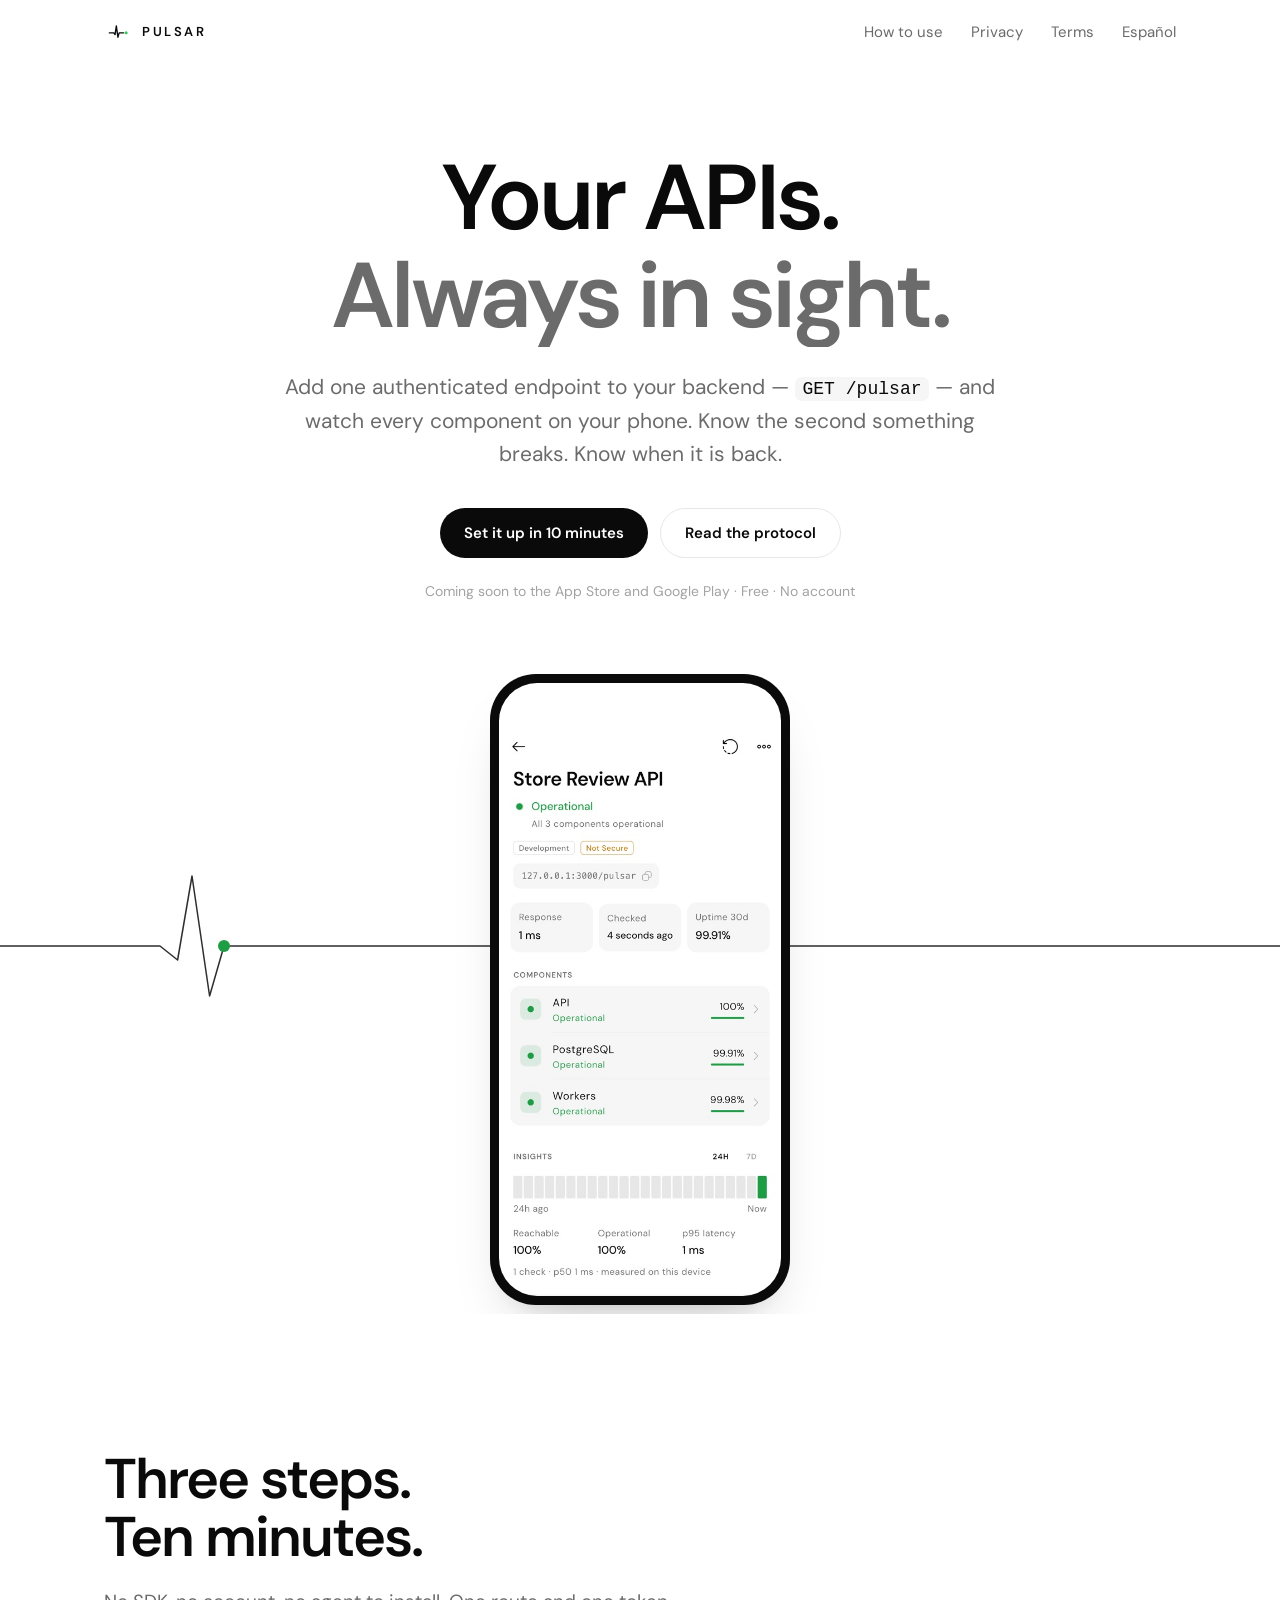
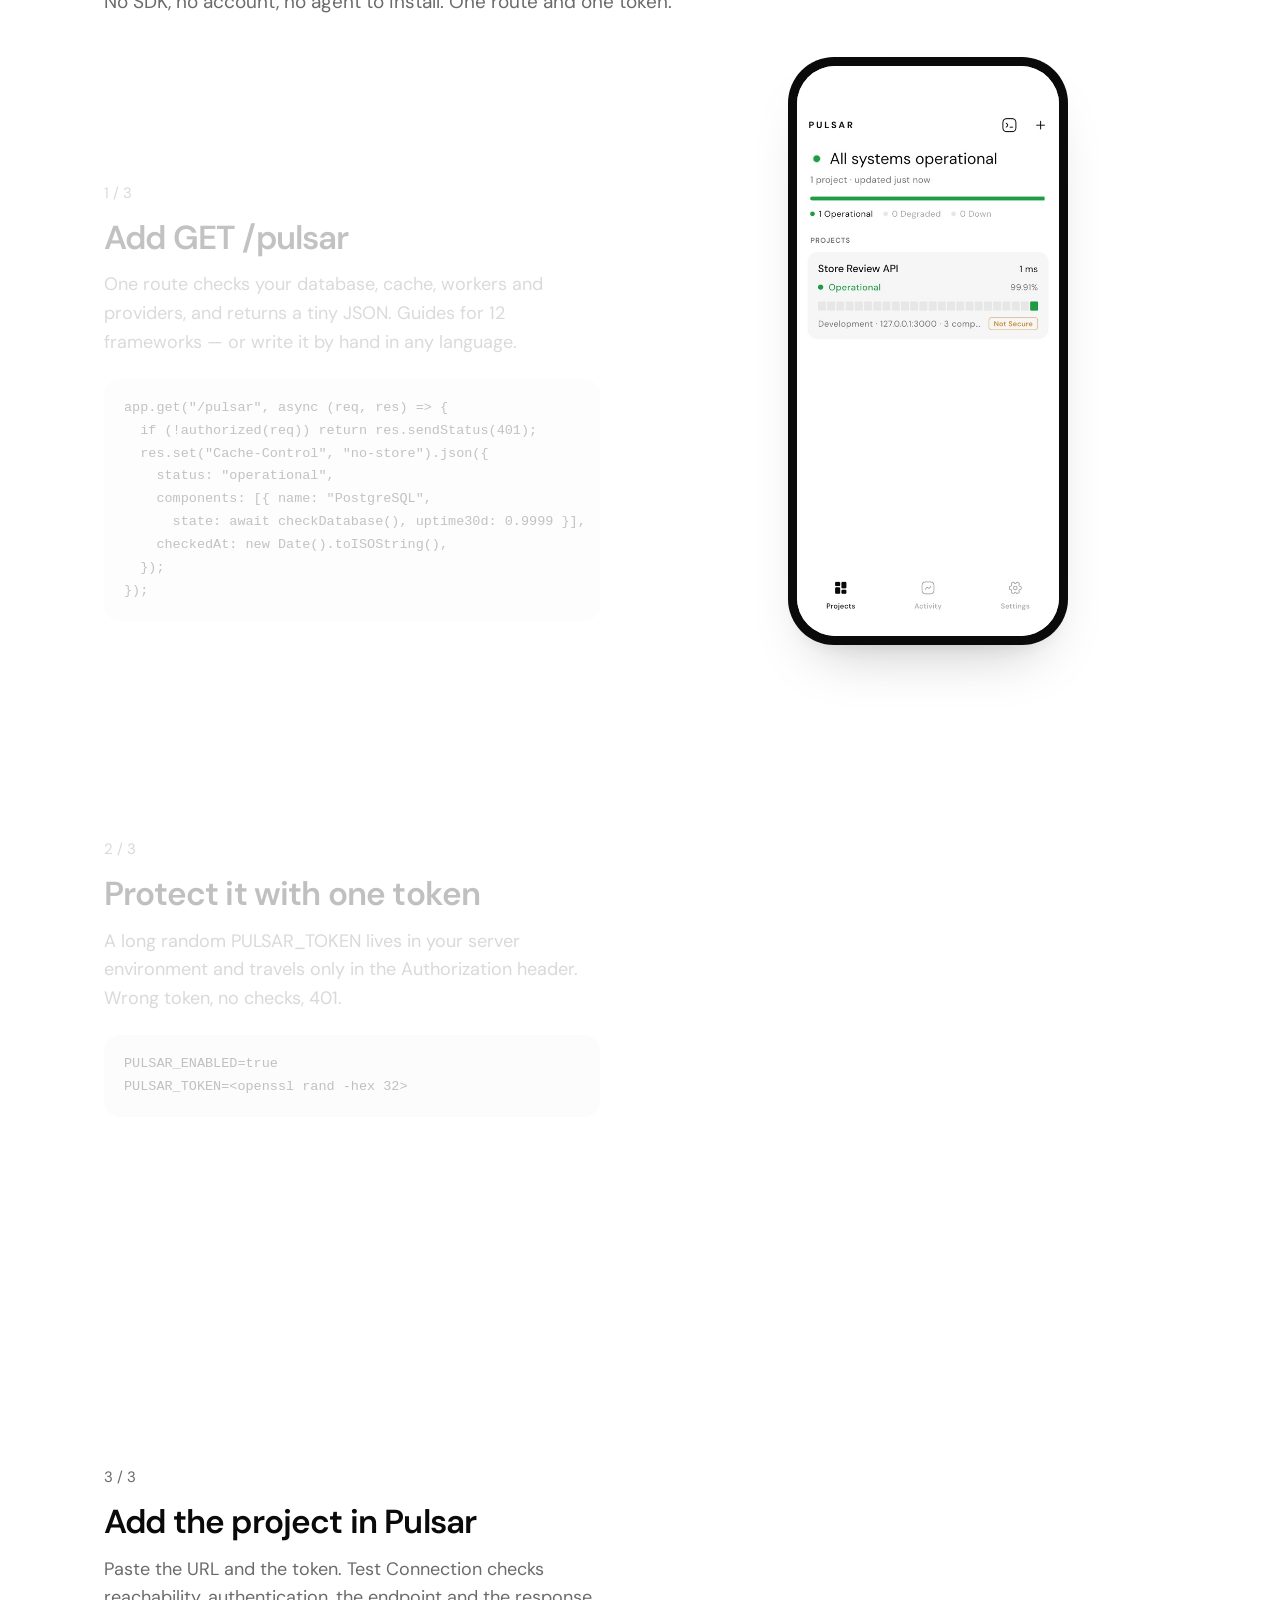
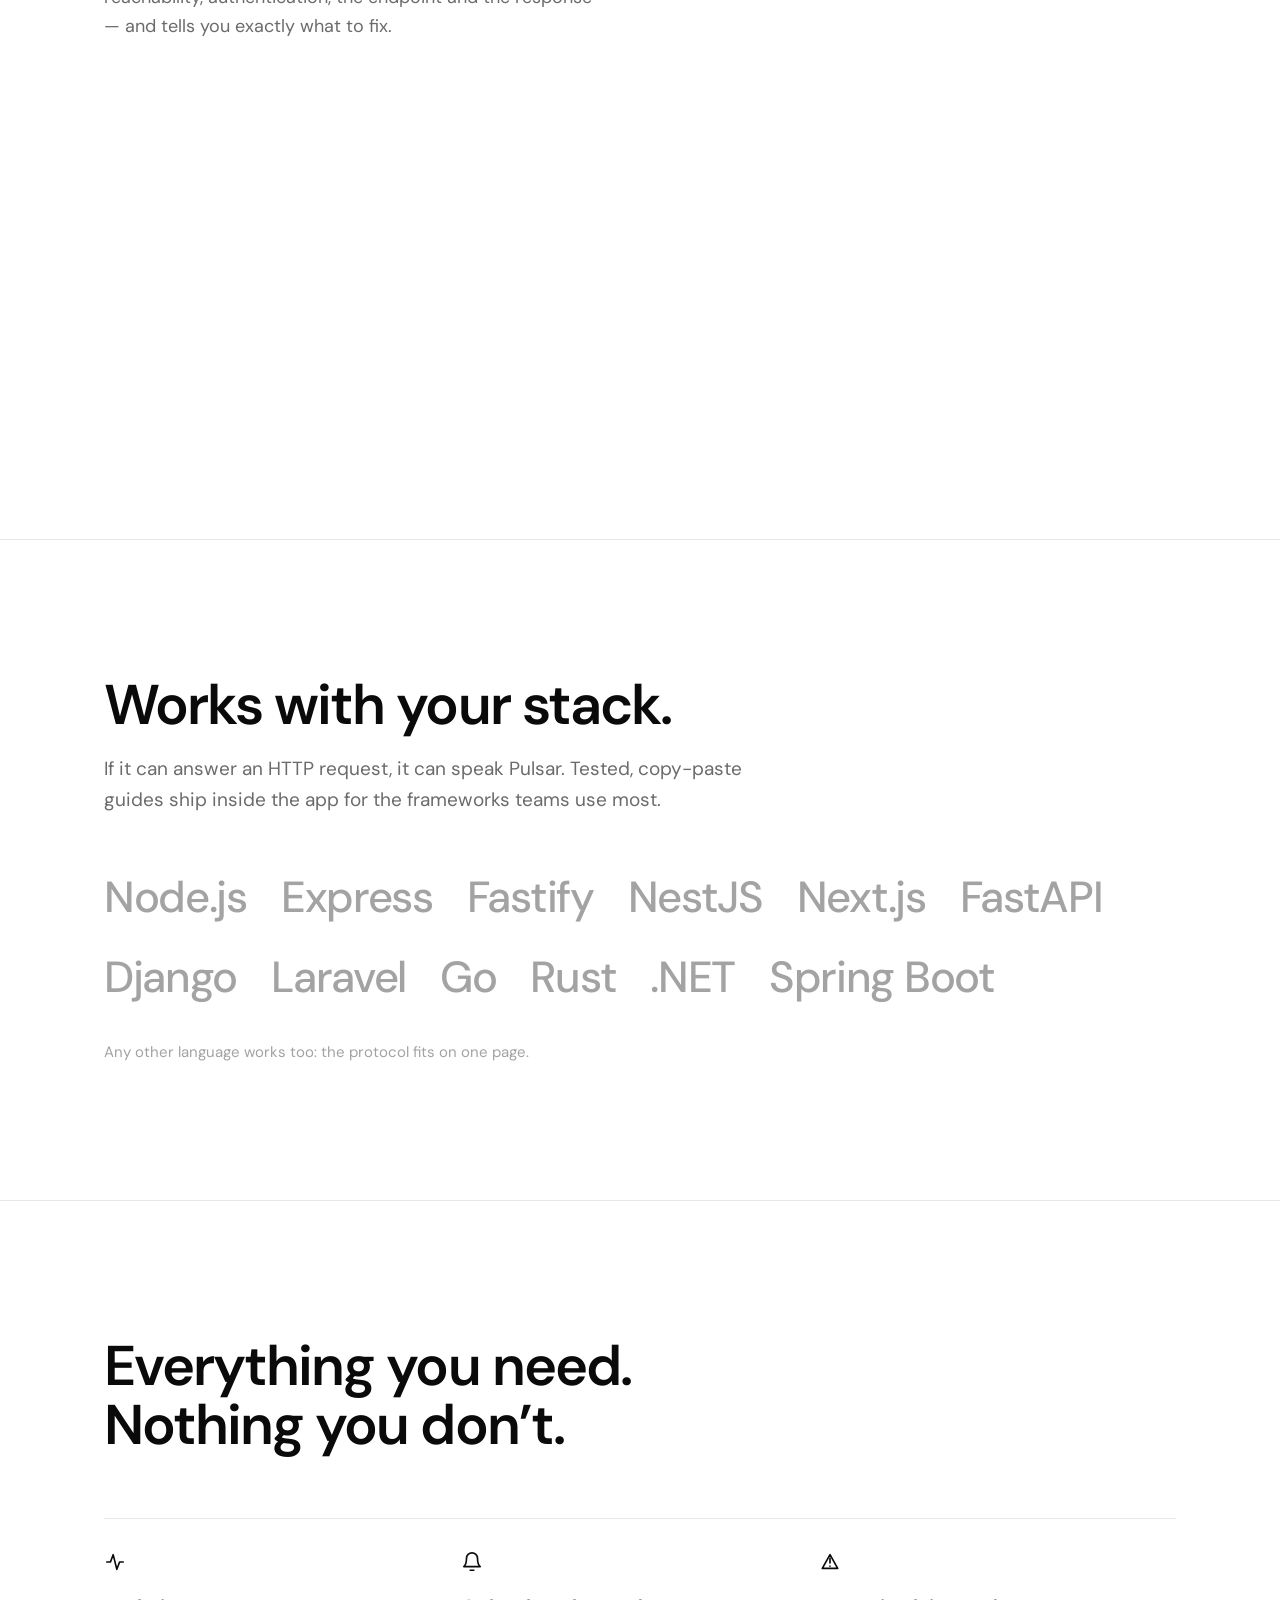
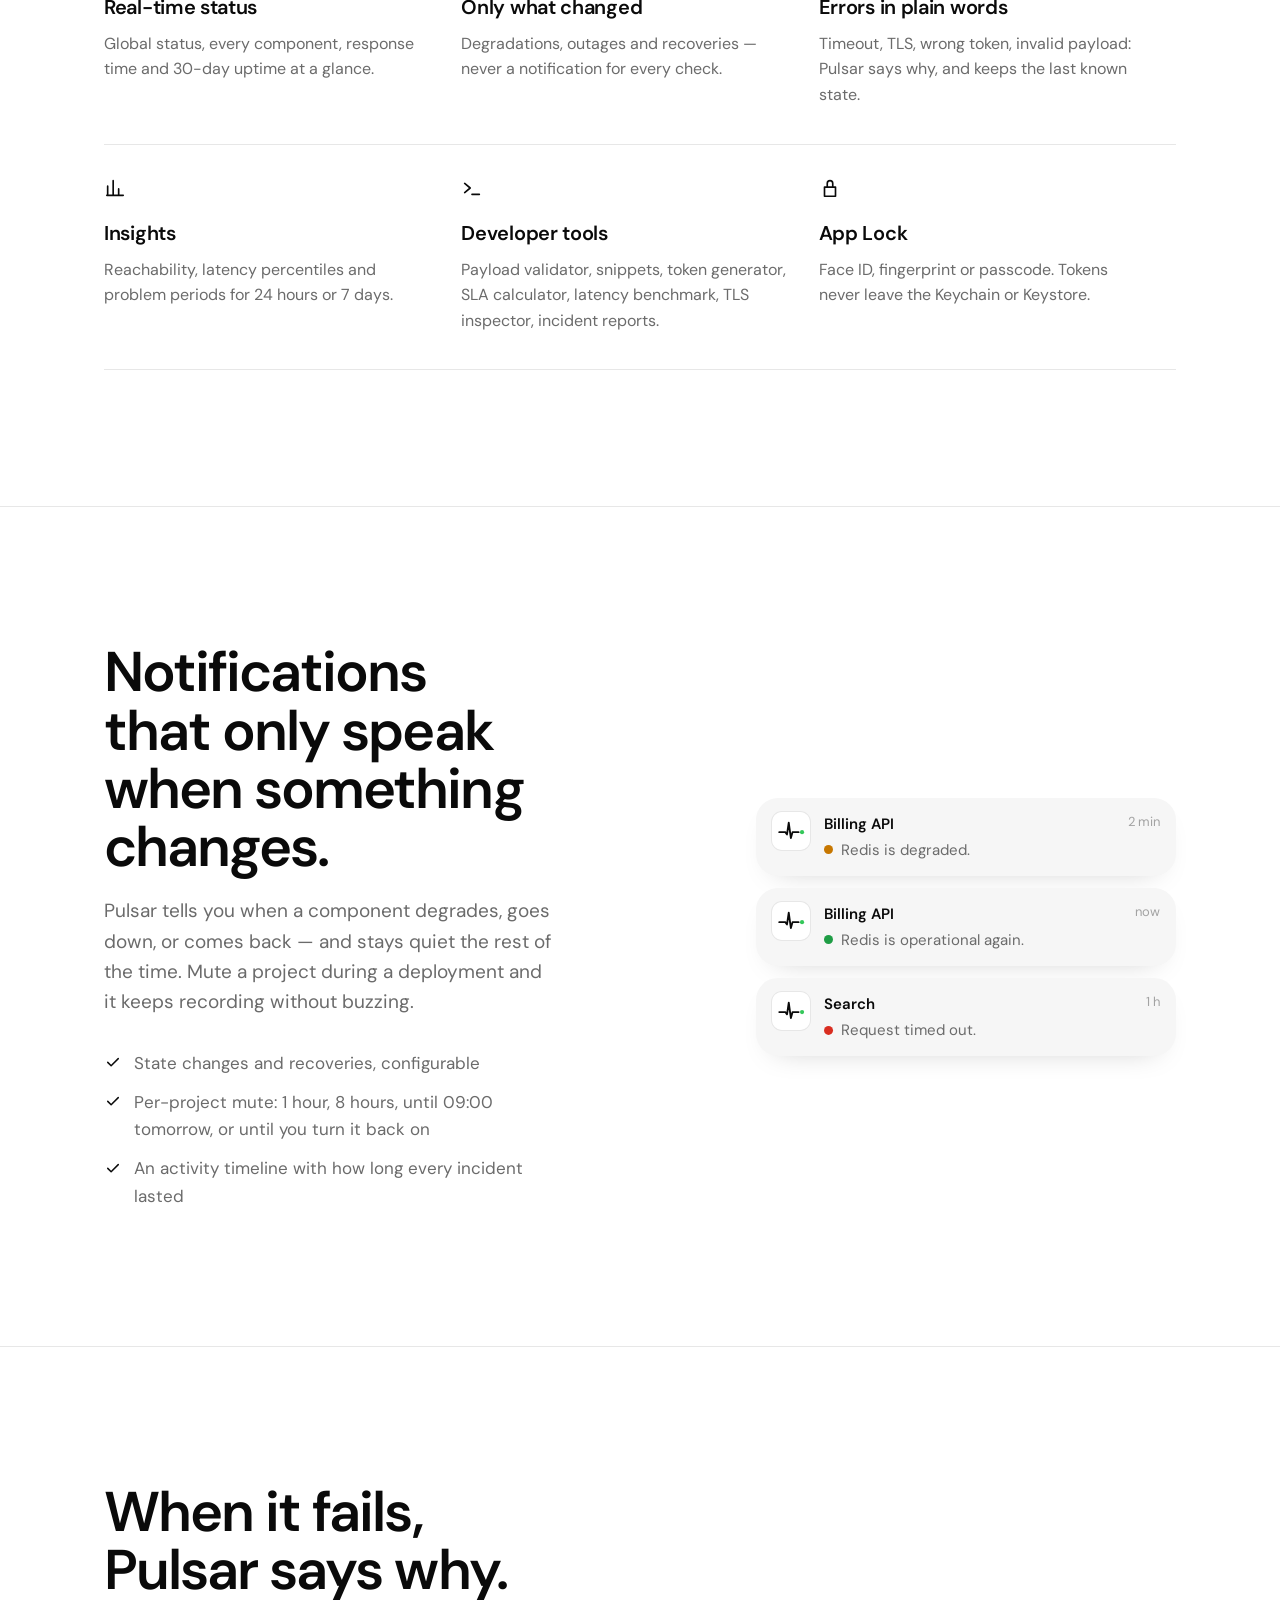
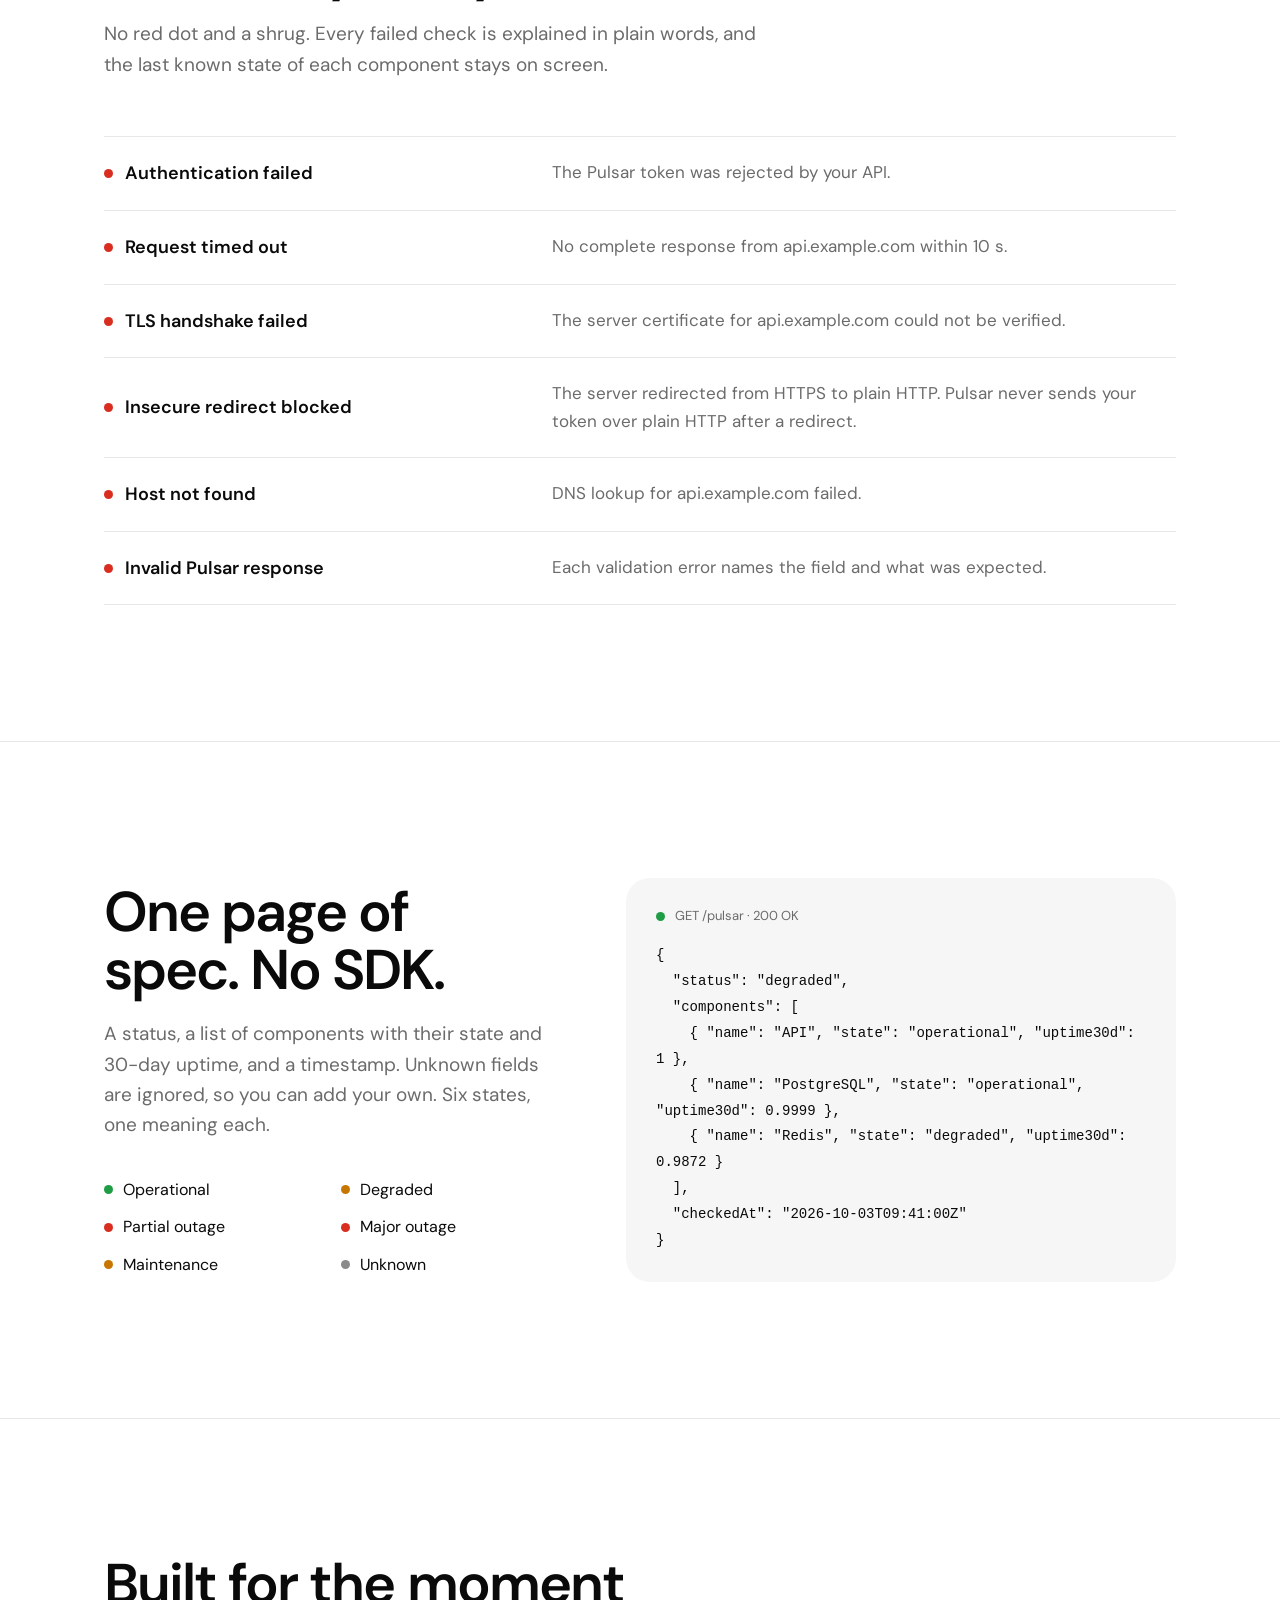
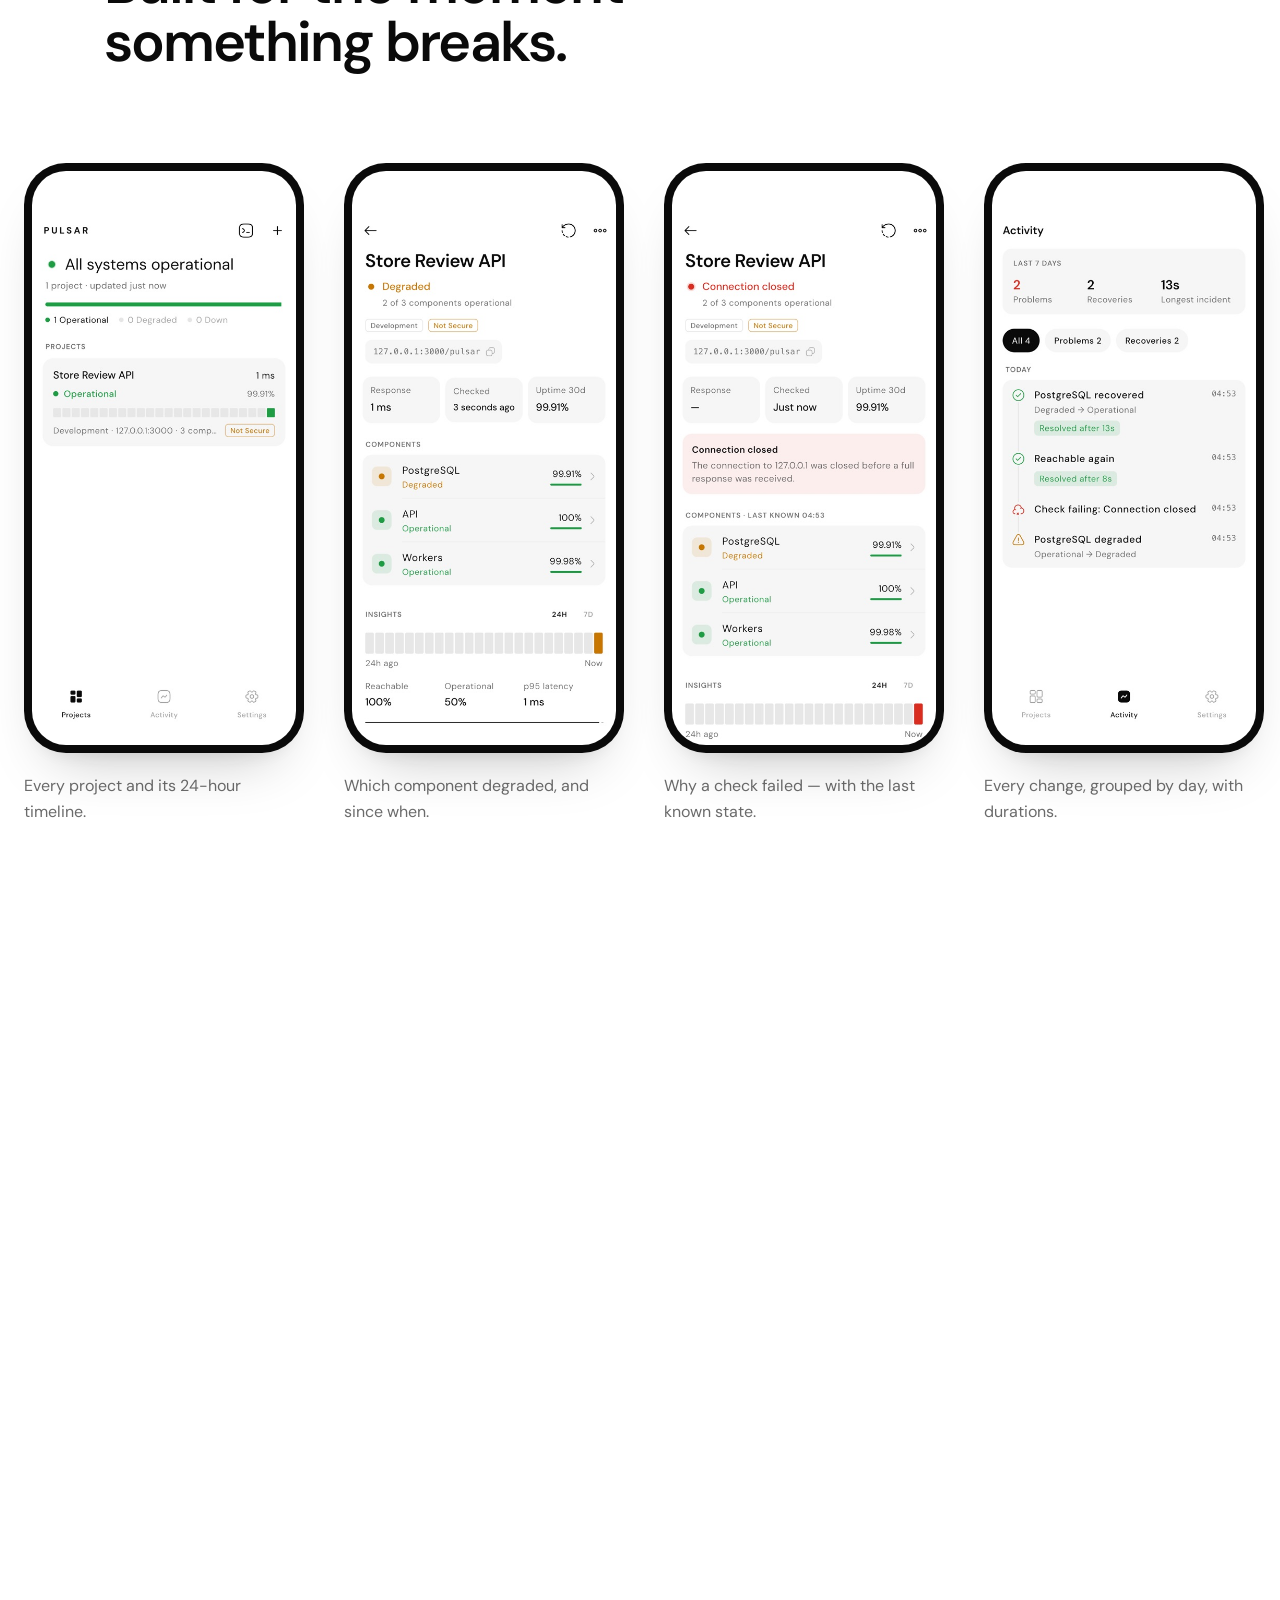
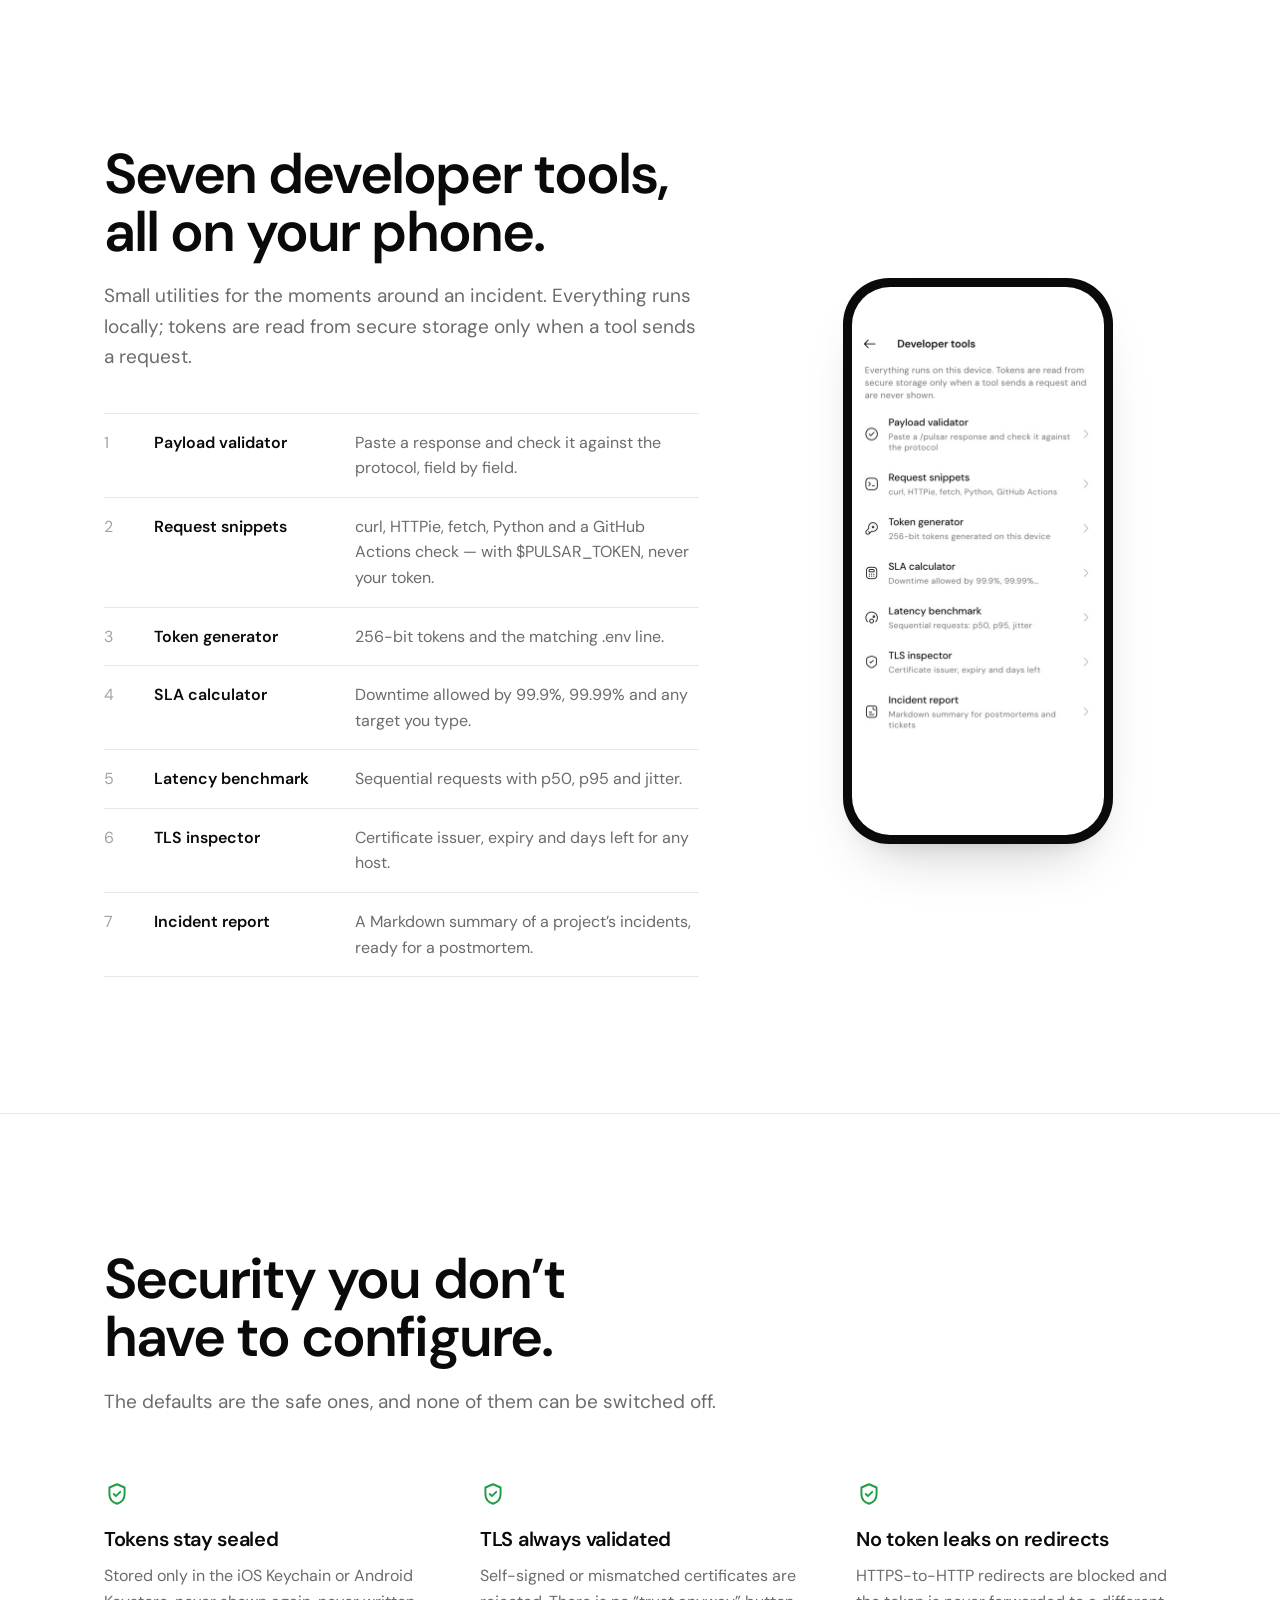
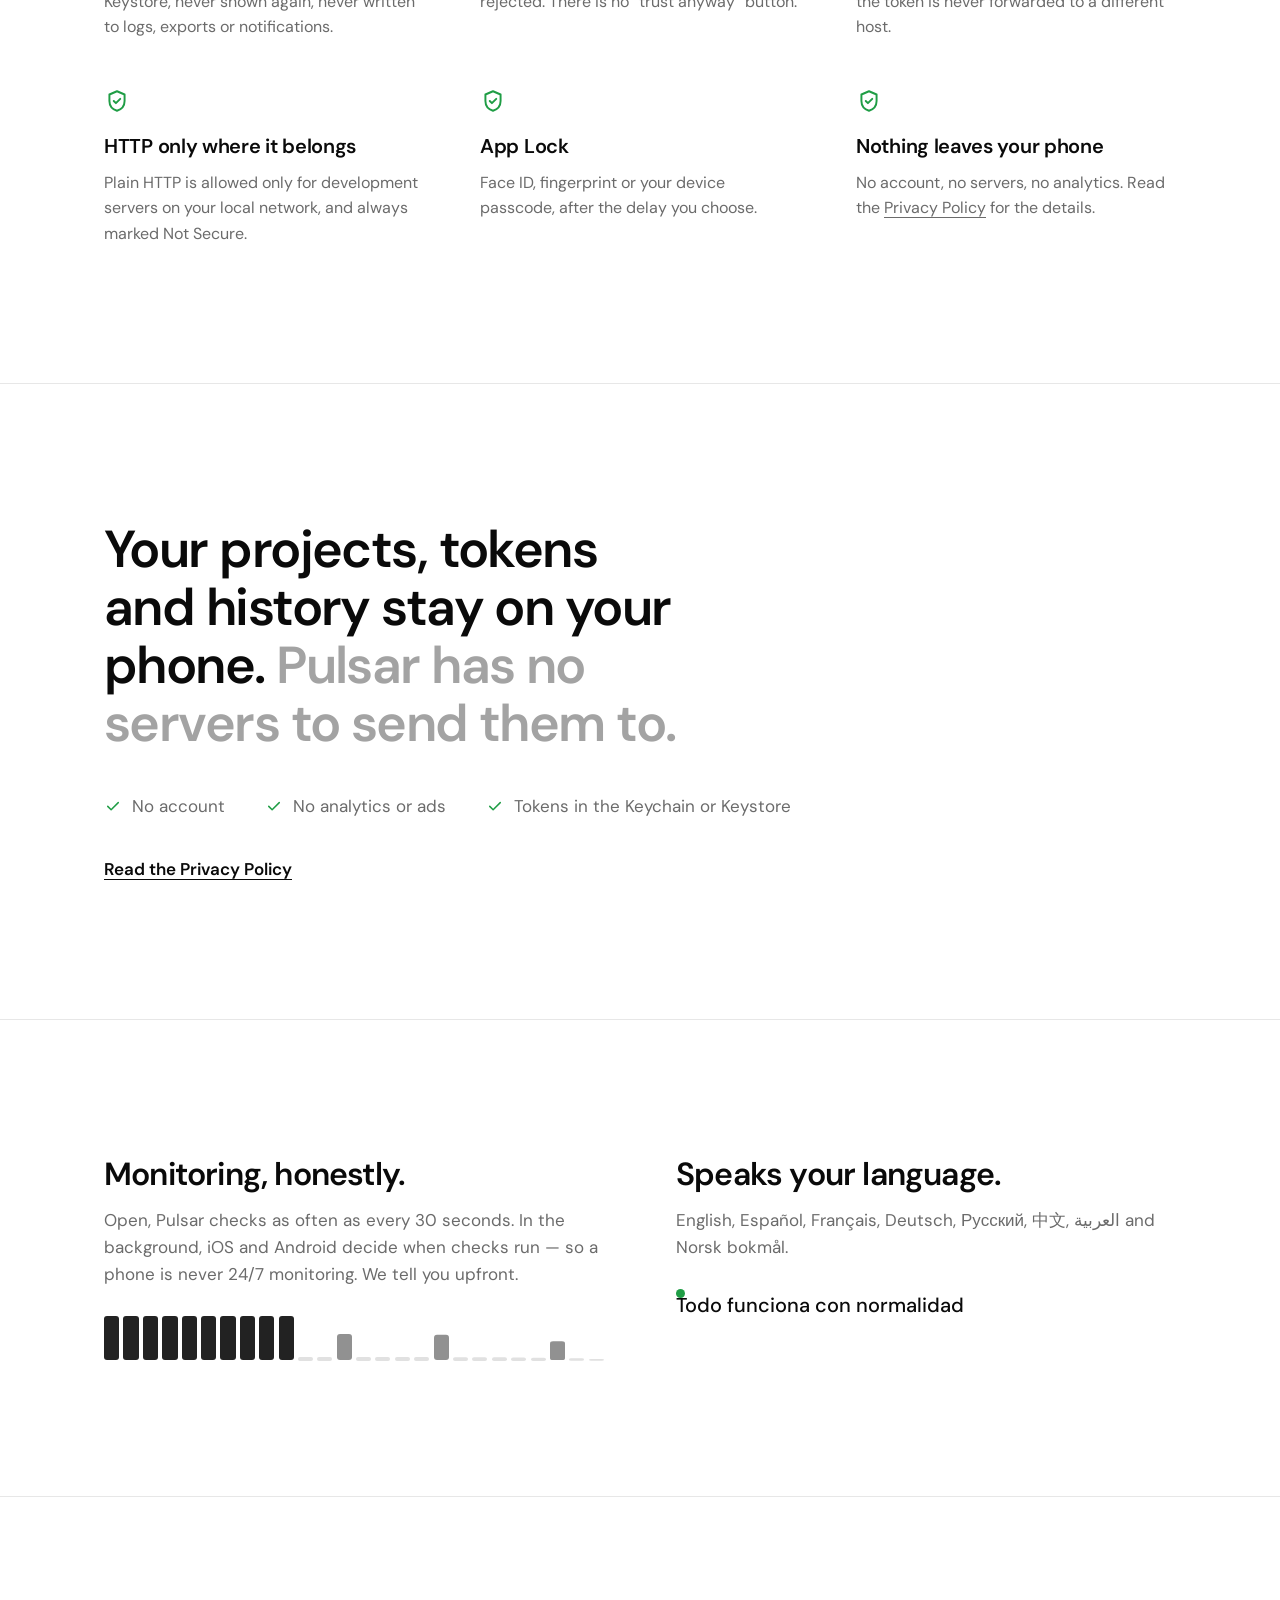
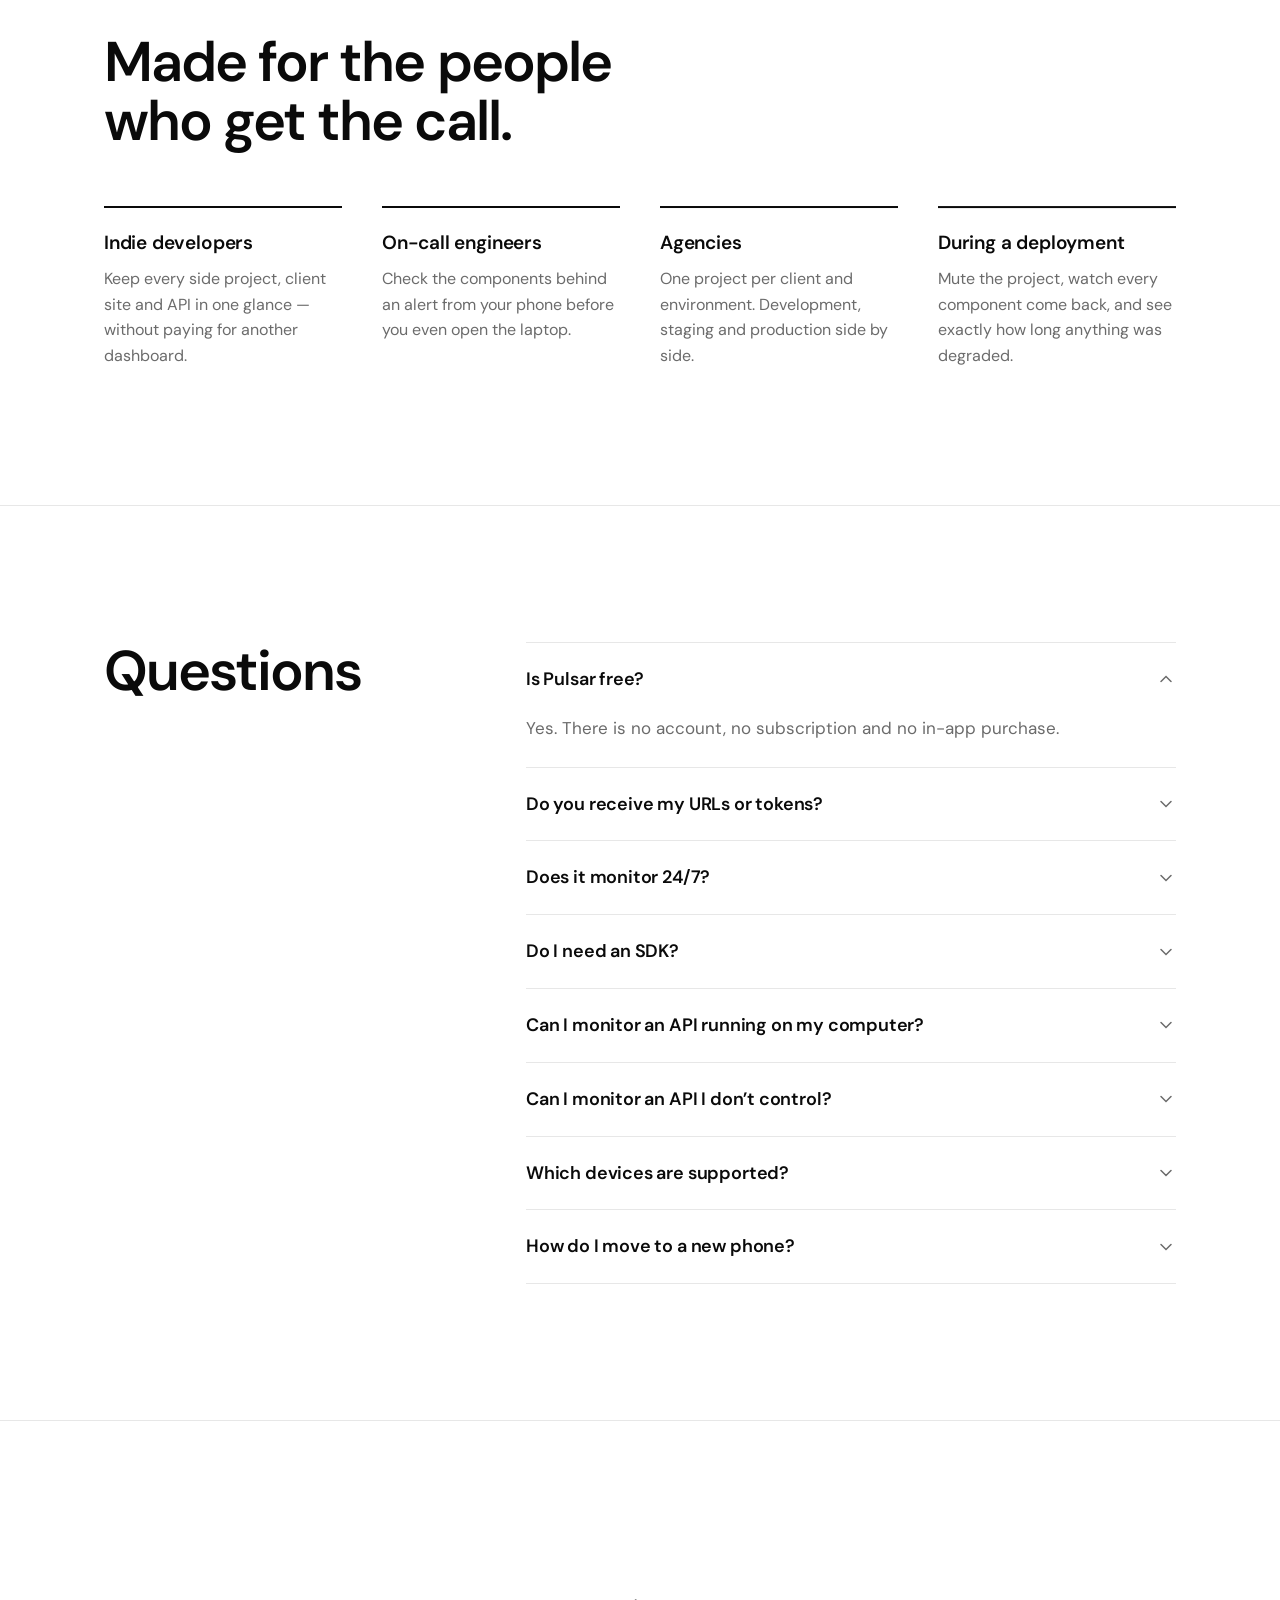
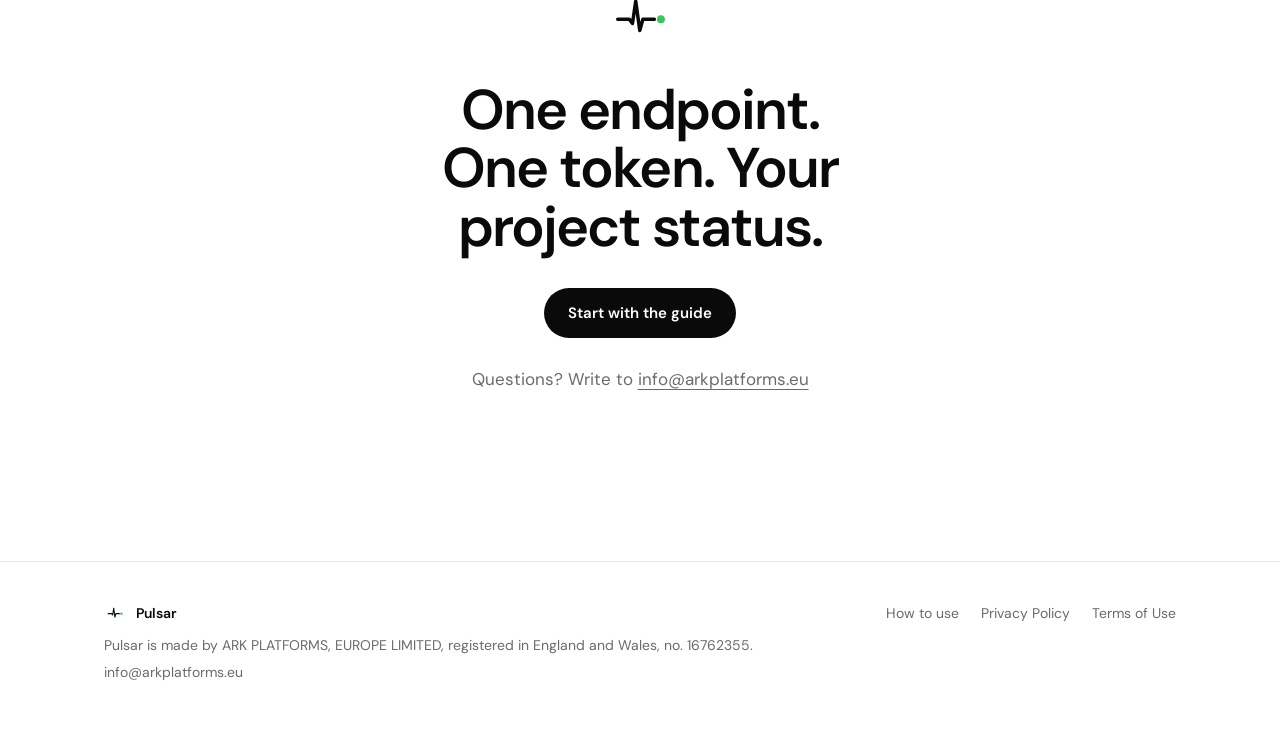
<file: index.html>
<!doctype html>
<html lang="en">
<head>
<meta charset="utf-8">
<meta name="viewport" content="width=device-width,initial-scale=1">
<title>Pulsar — your APIs, always in sight</title>
<meta name="description" content="Monitor the health of your APIs from your phone with one authenticated /pulsar endpoint. No account, no servers, no tracking.">
<meta property="og:title" content="Pulsar — your APIs, always in sight">
<meta property="og:description" content="Monitor the health of your APIs from your phone with one authenticated /pulsar endpoint. No account, no servers, no tracking.">
<meta name="theme-color" content="#ffffff" media="(prefers-color-scheme: light)">
<meta name="theme-color" content="#000000" media="(prefers-color-scheme: dark)">
<link rel="icon" href="assets/logo.svg" type="image/svg+xml">
<link rel="alternate" hreflang="es" href="./assets/index-Csh8-TkN.html">
<noscript><style>[style*=opacity\:0]{opacity:1!important;filter:none!important;transform:none!important}</style></noscript>
  <script type="module" crossorigin src="./assets/main-DSNhzzRI.js"></script>
  <link rel="stylesheet" crossorigin href="./assets/main-DHX_wrbh.css">
</head>
<body>
<div id="root" data-page="index" data-lang="en"><link rel="preload" as="image" href="./assets/img/project.jpg" fetchPriority="high"/><a class="skip" href="#main">Skip to content</a><header class="site-header"><div class="container"><a class="brand" href="index.html" aria-label="Pulsar"><svg viewBox="0 0 64 64" width="30" height="30" aria-hidden="true"><rect width="64" height="64" rx="14.4" fill="#fff"></rect><polyline points="12.2,33.9 22.4,33.9 25.3,37.8 28.2,17.9 31.8,44 34.6,33.9 44.8,33.9" fill="none" stroke="#0a0a0a" stroke-width="3.1" stroke-linecap="round" stroke-linejoin="round"></polyline><circle cx="50.6" cy="33.9" r="3.5" fill="#34C759"></circle></svg>PULSAR</a><nav class="nav" aria-label="Main"><a href="how-to-use.html">How to use</a><a class="hide-sm" href="privacy.html">Privacy</a><a class="hide-sm" href="terms.html">Terms</a><a href="es/index.html" hrefLang="es">Español</a></nav></div></header><main id="main"><section class="hero"><div class="container"><h1><span class="line"><span style="transform:translateY(105%)">Your APIs.</span></span><span class="line"><span class="soft" style="transform:translateY(105%)">Always in sight.</span></span></h1><p class="lead" style="opacity:0;transform:translateY(14px)">Add one authenticated endpoint to your backend — <code>GET /pulsar</code> — and watch every component on your phone. Know the second something breaks. Know when it is back.</p><div class="actions" style="opacity:0;transform:translateY(14px)"><a class="btn btn-primary" href="how-to-use.html">Set it up in 10 minutes</a><a class="btn btn-secondary" href="#protocol">Read the protocol</a></div><p class="note" style="opacity:0">Coming soon to the App Store and Google Play · Free · No account</p></div><div class="hero-visual"><svg class="hero-line" viewBox="0 0 1600 160" preserveAspectRatio="none" aria-hidden="true"><path d="M 0 80 L 200 80 L 222 94 L 240 10 L 262 130 L 280 80 L 1600 80" fill="none" stroke="currentColor" stroke-width="1.5" stroke-linejoin="round" vector-effect="non-scaling-stroke" pathLength="1" stroke-dashoffset="0" stroke-dasharray="0 1" style="opacity:0"></path></svg><span class="hero-dot" style="left:17.5%;opacity:0;transform:scale(0)"></span><div class="phone" style="opacity:0;transform:translateY(80px)"><img src="./assets/img/project.jpg" alt="Pulsar showing a project with its components, response time and 30-day uptime" width="506" height="1100" fetchPriority="high"/></div></div></section><section class="section" id="how"><div class="container"><h2 class="h2">Three steps. Ten minutes.</h2><p class="sub">No SDK, no account, no agent to install. One route and one token.</p><div class="story"><div class="story-steps"><div class="story-step active"><span class="n">1<!-- --> / 3</span><h3>Add GET /pulsar</h3><p>One route checks your database, cache, workers and providers, and returns a tiny JSON. Guides for 12 frameworks — or write it by hand in any language.</p><pre>app.get(&quot;/pulsar&quot;, async (req, res) =&gt; {
  if (!authorized(req)) return res.sendStatus(401);
  res.set(&quot;Cache-Control&quot;, &quot;no-store&quot;).json({
    status: &quot;operational&quot;,
    components: [{ name: &quot;PostgreSQL&quot;,
      state: await checkDatabase(), uptime30d: 0.9999 }],
    checkedAt: new Date().toISOString(),
  });
});</pre><div class="inline-shot"><img src="./assets/img/project.jpg" alt="" width="506" height="1100" loading="lazy"/></div></div><div class="story-step"><span class="n">2<!-- --> / 3</span><h3>Protect it with one token</h3><p>A long random PULSAR_TOKEN lives in your server environment and travels only in the Authorization header. Wrong token, no checks, 401.</p><pre>PULSAR_ENABLED=true
PULSAR_TOKEN=&lt;openssl rand -hex 32&gt;</pre><div class="inline-shot"><img src="./assets/img/add-project.jpg" alt="" width="506" height="1100" loading="lazy"/></div></div><div class="story-step"><span class="n">3<!-- --> / 3</span><h3>Add the project in Pulsar</h3><p>Paste the URL and the token. Test Connection checks reachability, authentication, the endpoint and the response — and tells you exactly what to fix.</p><div class="inline-shot"><img src="./assets/img/projects.jpg" alt="" width="506" height="1100" loading="lazy"/></div></div></div><div class="story-phone" aria-hidden="true"><div class="phone"><div class="screens"><img src="./assets/img/project.jpg" alt="" width="506" height="1100" style="opacity:1;transform:none"/></div></div></div></div></div></section><section class="section"><div class="container"><h2 class="h2">Works with your stack.</h2><p class="sub">If it can answer an HTTP request, it can speak Pulsar. Tested, copy-paste guides ship inside the app for the frameworks teams use most.</p><ul class="stack-list"><li style="opacity:0;transform:translateY(10px)">Node.js</li><li style="opacity:0;transform:translateY(10px)">Express</li><li style="opacity:0;transform:translateY(10px)">Fastify</li><li style="opacity:0;transform:translateY(10px)">NestJS</li><li style="opacity:0;transform:translateY(10px)">Next.js</li><li style="opacity:0;transform:translateY(10px)">FastAPI</li><li style="opacity:0;transform:translateY(10px)">Django</li><li style="opacity:0;transform:translateY(10px)">Laravel</li><li style="opacity:0;transform:translateY(10px)">Go</li><li style="opacity:0;transform:translateY(10px)">Rust</li><li style="opacity:0;transform:translateY(10px)">.NET</li><li style="opacity:0;transform:translateY(10px)">Spring Boot</li></ul><p class="small-note">Any other language works too: the protocol fits on one page.</p></div></section><section class="section"><div class="container"><h2 class="h2">Everything you need. Nothing you don’t.</h2><div class="features"><div class="feature" style="opacity:0;transform:translateY(16px)"><svg viewBox="0 0 24 24" fill="none" stroke="currentColor" stroke-width="1.8" stroke-linecap="round" stroke-linejoin="round" aria-hidden="true"><path d="M3 12h4l3-8 4 16 3-8h4"></path></svg><h3>Real-time status</h3><p>Global status, every component, response time and 30-day uptime at a glance.</p></div><div class="feature" style="opacity:0;transform:translateY(16px)"><svg viewBox="0 0 24 24" fill="none" stroke="currentColor" stroke-width="1.8" stroke-linecap="round" stroke-linejoin="round" aria-hidden="true"><path d="M6 8a6 6 0 1 1 12 0c0 7 3 9 3 9H3s3-2 3-9M10 21h4"></path></svg><h3>Only what changed</h3><p>Degradations, outages and recoveries — never a notification for every check.</p></div><div class="feature" style="opacity:0;transform:translateY(16px)"><svg viewBox="0 0 24 24" fill="none" stroke="currentColor" stroke-width="1.8" stroke-linecap="round" stroke-linejoin="round" aria-hidden="true"><path d="M12 8v5M12 16.5v.01M3.6 19h16.8L12 4z"></path></svg><h3>Errors in plain words</h3><p>Timeout, TLS, wrong token, invalid payload: Pulsar says why, and keeps the last known state.</p></div><div class="feature" style="opacity:0;transform:translateY(16px)"><svg viewBox="0 0 24 24" fill="none" stroke="currentColor" stroke-width="1.8" stroke-linecap="round" stroke-linejoin="round" aria-hidden="true"><path d="M4 20V10M10 20V4M16 20v-7M21 20H3"></path></svg><h3>Insights</h3><p>Reachability, latency percentiles and problem periods for 24 hours or 7 days.</p></div><div class="feature" style="opacity:0;transform:translateY(16px)"><svg viewBox="0 0 24 24" fill="none" stroke="currentColor" stroke-width="1.8" stroke-linecap="round" stroke-linejoin="round" aria-hidden="true"><path d="M4 17l6-5-6-5M12 19h8"></path></svg><h3>Developer tools</h3><p>Payload validator, snippets, token generator, SLA calculator, latency benchmark, TLS inspector, incident reports.</p></div><div class="feature" style="opacity:0;transform:translateY(16px)"><svg viewBox="0 0 24 24" fill="none" stroke="currentColor" stroke-width="1.8" stroke-linecap="round" stroke-linejoin="round" aria-hidden="true"><path d="M6 11h12v10H6zM9 11V7a3 3 0 0 1 6 0v4"></path></svg><h3>App Lock</h3><p>Face ID, fingerprint or passcode. Tokens never leave the Keychain or Keystore.</p></div></div></div></section><section class="section"><div class="container split"><div><h2 class="h2">Notifications that only speak when something changes.</h2><p class="sub">Pulsar tells you when a component degrades, goes down, or comes back — and stays quiet the rest of the time. Mute a project during a deployment and it keeps recording without buzzing.</p><ul class="checks"><li><svg viewBox="0 0 24 24" fill="none" stroke="currentColor" stroke-width="2" stroke-linecap="round" stroke-linejoin="round" aria-hidden="true"><path d="M5 12.5l4.5 4.5L19 7.5"></path></svg>State changes and recoveries, configurable</li><li><svg viewBox="0 0 24 24" fill="none" stroke="currentColor" stroke-width="2" stroke-linecap="round" stroke-linejoin="round" aria-hidden="true"><path d="M5 12.5l4.5 4.5L19 7.5"></path></svg>Per-project mute: 1 hour, 8 hours, until 09:00 tomorrow, or until you turn it back on</li><li><svg viewBox="0 0 24 24" fill="none" stroke="currentColor" stroke-width="2" stroke-linecap="round" stroke-linejoin="round" aria-hidden="true"><path d="M5 12.5l4.5 4.5L19 7.5"></path></svg>An activity timeline with how long every incident lasted</li></ul></div><div class="notifs" aria-label="Billing API: Redis is degraded. · Billing API: Redis is operational again. · Search: Request timed out."><div class="notif" aria-hidden="true" style="opacity:0;transform:translateY(-24px) scale(0.96)"><span class="notif-icon"><svg viewBox="0 0 64 64" width="38" height="38" aria-hidden="true"><rect width="64" height="64" rx="14.4" fill="#fff"></rect><polyline points="12.2,33.9 22.4,33.9 25.3,37.8 28.2,17.9 31.8,44 34.6,33.9 44.8,33.9" fill="none" stroke="#0a0a0a" stroke-width="3.1" stroke-linecap="round" stroke-linejoin="round"></polyline><circle cx="50.6" cy="33.9" r="3.5" fill="#34C759"></circle></svg></span><span class="notif-body"><span class="notif-head"><strong>Billing API</strong><span>2 min</span></span><span class="notif-text"><span class="dot warn"></span>Redis is degraded.</span></span></div><div class="notif" aria-hidden="true" style="opacity:0;transform:translateY(-24px) scale(0.96)"><span class="notif-icon"><svg viewBox="0 0 64 64" width="38" height="38" aria-hidden="true"><rect width="64" height="64" rx="14.4" fill="#fff"></rect><polyline points="12.2,33.9 22.4,33.9 25.3,37.8 28.2,17.9 31.8,44 34.6,33.9 44.8,33.9" fill="none" stroke="#0a0a0a" stroke-width="3.1" stroke-linecap="round" stroke-linejoin="round"></polyline><circle cx="50.6" cy="33.9" r="3.5" fill="#34C759"></circle></svg></span><span class="notif-body"><span class="notif-head"><strong>Billing API</strong><span>now</span></span><span class="notif-text"><span class="dot op"></span>Redis is operational again.</span></span></div><div class="notif" aria-hidden="true" style="opacity:0;transform:translateY(-24px) scale(0.96)"><span class="notif-icon"><svg viewBox="0 0 64 64" width="38" height="38" aria-hidden="true"><rect width="64" height="64" rx="14.4" fill="#fff"></rect><polyline points="12.2,33.9 22.4,33.9 25.3,37.8 28.2,17.9 31.8,44 34.6,33.9 44.8,33.9" fill="none" stroke="#0a0a0a" stroke-width="3.1" stroke-linecap="round" stroke-linejoin="round"></polyline><circle cx="50.6" cy="33.9" r="3.5" fill="#34C759"></circle></svg></span><span class="notif-body"><span class="notif-head"><strong>Search</strong><span>1 h</span></span><span class="notif-text"><span class="dot down"></span>Request timed out.</span></span></div></div></div></section><section class="section"><div class="container"><h2 class="h2">When it fails, Pulsar says why.</h2><p class="sub">No red dot and a shrug. Every failed check is explained in plain words, and the last known state of each component stays on screen.</p><dl class="rows"><div class="row" style="opacity:0;transform:translateY(12px)"><dt><span class="dot down"></span>Authentication failed</dt><dd>The Pulsar token was rejected by your API.</dd></div><div class="row" style="opacity:0;transform:translateY(12px)"><dt><span class="dot down"></span>Request timed out</dt><dd>No complete response from api.example.com within 10 s.</dd></div><div class="row" style="opacity:0;transform:translateY(12px)"><dt><span class="dot down"></span>TLS handshake failed</dt><dd>The server certificate for api.example.com could not be verified.</dd></div><div class="row" style="opacity:0;transform:translateY(12px)"><dt><span class="dot down"></span>Insecure redirect blocked</dt><dd>The server redirected from HTTPS to plain HTTP. Pulsar never sends your token over plain HTTP after a redirect.</dd></div><div class="row" style="opacity:0;transform:translateY(12px)"><dt><span class="dot down"></span>Host not found</dt><dd>DNS lookup for api.example.com failed.</dd></div><div class="row" style="opacity:0;transform:translateY(12px)"><dt><span class="dot down"></span>Invalid Pulsar response</dt><dd>Each validation error names the field and what was expected.</dd></div></dl></div></section><section class="section" id="protocol"><div class="container split"><div><h2 class="h2">One page of spec. No SDK.</h2><p class="sub">A status, a list of components with their state and 30-day uptime, and a timestamp. Unknown fields are ignored, so you can add your own. Six states, one meaning each.</p><ul class="states"><li style="opacity:0;transform:translateX(-8px)"><span class="dot op"></span>Operational</li><li style="opacity:0;transform:translateX(-8px)"><span class="dot warn"></span>Degraded</li><li style="opacity:0;transform:translateX(-8px)"><span class="dot down"></span>Partial outage</li><li style="opacity:0;transform:translateX(-8px)"><span class="dot down"></span>Major outage</li><li style="opacity:0;transform:translateX(-8px)"><span class="dot warn"></span>Maintenance</li><li style="opacity:0;transform:translateX(-8px)"><span class="dot unk"></span>Unknown</li></ul></div><div class="code-card" style="opacity:0;transform:translateY(24px)"><div class="caption"><span class="dot op"></span>GET /pulsar · 200 OK</div><pre>{
  &quot;status&quot;: &quot;degraded&quot;,
  &quot;components&quot;: [
    { &quot;name&quot;: &quot;API&quot;, &quot;state&quot;: &quot;operational&quot;, &quot;uptime30d&quot;: 1 },
    { &quot;name&quot;: &quot;PostgreSQL&quot;, &quot;state&quot;: &quot;operational&quot;, &quot;uptime30d&quot;: 0.9999 },
    { &quot;name&quot;: &quot;Redis&quot;, &quot;state&quot;: &quot;degraded&quot;, &quot;uptime30d&quot;: 0.9872 }
  ],
  &quot;checkedAt&quot;: &quot;2026-10-03T09:41:00Z&quot;
}</pre></div></div></section><section class="gallery"><div class="container"><h2 class="h2">Built for the moment something breaks.</h2></div><div class="gallery-track"><figure class="shot"><div class="phone"><img src="./assets/img/projects.jpg" alt="Every project and its 24-hour timeline." width="506" height="1100" loading="lazy"/></div><figcaption>Every project and its 24-hour timeline.</figcaption></figure><figure class="shot"><div class="phone"><img src="./assets/img/degraded.jpg" alt="Which component degraded, and since when." width="506" height="1100" loading="lazy"/></div><figcaption>Which component degraded, and since when.</figcaption></figure><figure class="shot"><div class="phone"><img src="./assets/img/unreachable.jpg" alt="Why a check failed — with the last known state." width="506" height="1100" loading="lazy"/></div><figcaption>Why a check failed — with the last known state.</figcaption></figure><figure class="shot"><div class="phone"><img src="./assets/img/activity.jpg" alt="Every change, grouped by day, with durations." width="506" height="1100" loading="lazy"/></div><figcaption>Every change, grouped by day, with durations.</figcaption></figure><figure class="shot"><div class="phone"><img src="./assets/img/add-project.jpg" alt="Test Connection checks every step before saving." width="506" height="1100" loading="lazy"/></div><figcaption>Test Connection checks every step before saving.</figcaption></figure><figure class="shot"><div class="phone"><img src="./assets/img/tools.jpg" alt="Developer tools that run on your device." width="506" height="1100" loading="lazy"/></div><figcaption>Developer tools that run on your device.</figcaption></figure></div></section><section class="section"><div class="container tools"><div><h2 class="h2">Seven developer tools, all on your phone.</h2><p class="sub">Small utilities for the moments around an incident. Everything runs locally; tokens are read from secure storage only when a tool sends a request.</p><ol class="tool-list"><li><strong>Payload validator</strong><span>Paste a response and check it against the protocol, field by field.</span></li><li><strong>Request snippets</strong><span>curl, HTTPie, fetch, Python and a GitHub Actions check — with $PULSAR_TOKEN, never your token.</span></li><li><strong>Token generator</strong><span>256-bit tokens and the matching .env line.</span></li><li><strong>SLA calculator</strong><span>Downtime allowed by 99.9%, 99.99% and any target you type.</span></li><li><strong>Latency benchmark</strong><span>Sequential requests with p50, p95 and jitter.</span></li><li><strong>TLS inspector</strong><span>Certificate issuer, expiry and days left for any host.</span></li><li><strong>Incident report</strong><span>A Markdown summary of a project’s incidents, ready for a postmortem.</span></li></ol></div><div class="tools-phone" style="opacity:0;transform:translateY(40px)"><div class="phone"><img src="./assets/img/tools.jpg" alt="" width="506" height="1100" loading="lazy"/></div></div></div></section><section class="section"><div class="container"><h2 class="h2">Security you don’t have to configure.</h2><p class="sub">The defaults are the safe ones, and none of them can be switched off.</p><div class="guarantees"><div class="guarantee" style="opacity:0;transform:translateY(14px)"><svg viewBox="0 0 24 24" fill="none" stroke="currentColor" stroke-width="1.8" stroke-linecap="round" stroke-linejoin="round" aria-hidden="true"><path d="M12 3l7 3v6c0 4.2-2.9 7.7-7 9-4.1-1.3-7-4.8-7-9V6z"></path><path d="M9 12l2 2 4-4"></path></svg><h3>Tokens stay sealed</h3><p>Stored only in the iOS Keychain or Android Keystore, never shown again, never written to logs, exports or notifications.</p></div><div class="guarantee" style="opacity:0;transform:translateY(14px)"><svg viewBox="0 0 24 24" fill="none" stroke="currentColor" stroke-width="1.8" stroke-linecap="round" stroke-linejoin="round" aria-hidden="true"><path d="M12 3l7 3v6c0 4.2-2.9 7.7-7 9-4.1-1.3-7-4.8-7-9V6z"></path><path d="M9 12l2 2 4-4"></path></svg><h3>TLS always validated</h3><p>Self-signed or mismatched certificates are rejected. There is no “trust anyway” button.</p></div><div class="guarantee" style="opacity:0;transform:translateY(14px)"><svg viewBox="0 0 24 24" fill="none" stroke="currentColor" stroke-width="1.8" stroke-linecap="round" stroke-linejoin="round" aria-hidden="true"><path d="M12 3l7 3v6c0 4.2-2.9 7.7-7 9-4.1-1.3-7-4.8-7-9V6z"></path><path d="M9 12l2 2 4-4"></path></svg><h3>No token leaks on redirects</h3><p>HTTPS-to-HTTP redirects are blocked and the token is never forwarded to a different host.</p></div><div class="guarantee" style="opacity:0;transform:translateY(14px)"><svg viewBox="0 0 24 24" fill="none" stroke="currentColor" stroke-width="1.8" stroke-linecap="round" stroke-linejoin="round" aria-hidden="true"><path d="M12 3l7 3v6c0 4.2-2.9 7.7-7 9-4.1-1.3-7-4.8-7-9V6z"></path><path d="M9 12l2 2 4-4"></path></svg><h3>HTTP only where it belongs</h3><p>Plain HTTP is allowed only for development servers on your local network, and always marked Not Secure.</p></div><div class="guarantee" style="opacity:0;transform:translateY(14px)"><svg viewBox="0 0 24 24" fill="none" stroke="currentColor" stroke-width="1.8" stroke-linecap="round" stroke-linejoin="round" aria-hidden="true"><path d="M12 3l7 3v6c0 4.2-2.9 7.7-7 9-4.1-1.3-7-4.8-7-9V6z"></path><path d="M9 12l2 2 4-4"></path></svg><h3>App Lock</h3><p>Face ID, fingerprint or your device passcode, after the delay you choose.</p></div><div class="guarantee" style="opacity:0;transform:translateY(14px)"><svg viewBox="0 0 24 24" fill="none" stroke="currentColor" stroke-width="1.8" stroke-linecap="round" stroke-linejoin="round" aria-hidden="true"><path d="M12 3l7 3v6c0 4.2-2.9 7.7-7 9-4.1-1.3-7-4.8-7-9V6z"></path><path d="M9 12l2 2 4-4"></path></svg><h3>Nothing leaves your phone</h3><p>No account, no servers, no analytics. Read the <a href="privacy.html">Privacy Policy</a> for the details.</p></div></div></div></section><section class="section"><div class="container"><p class="statement" style="opacity:0;transform:translateY(20px)">Your projects, tokens and history stay on your phone.<!-- --> <span class="muted">Pulsar has no servers to send them to.</span></p><ul class="facts"><li><svg viewBox="0 0 24 24" fill="none" stroke="currentColor" stroke-width="2" stroke-linecap="round" stroke-linejoin="round" aria-hidden="true"><path d="M5 12.5l4.5 4.5L19 7.5"></path></svg>No account</li><li><svg viewBox="0 0 24 24" fill="none" stroke="currentColor" stroke-width="2" stroke-linecap="round" stroke-linejoin="round" aria-hidden="true"><path d="M5 12.5l4.5 4.5L19 7.5"></path></svg>No analytics or ads</li><li><svg viewBox="0 0 24 24" fill="none" stroke="currentColor" stroke-width="2" stroke-linecap="round" stroke-linejoin="round" aria-hidden="true"><path d="M5 12.5l4.5 4.5L19 7.5"></path></svg>Tokens in the Keychain or Keystore</li></ul><a class="text-link" href="privacy.html">Read the Privacy Policy</a></div></section><section class="section"><div class="container pair"><div><h3>Monitoring, honestly.</h3><p>Open, Pulsar checks as often as every 30 seconds. In the background, iOS and Android decide when checks run — so a phone is never 24/7 monitoring. We tell you upfront.</p><div class="cadence" aria-hidden="true"><i style="height:100%;opacity:0.9;transform:scaleY(0);transform-origin:50% 100% 0"></i><i style="height:100%;opacity:0.9;transform:scaleY(0);transform-origin:50% 100% 0"></i><i style="height:100%;opacity:0.9;transform:scaleY(0);transform-origin:50% 100% 0"></i><i style="height:100%;opacity:0.9;transform:scaleY(0);transform-origin:50% 100% 0"></i><i style="height:100%;opacity:0.9;transform:scaleY(0);transform-origin:50% 100% 0"></i><i style="height:100%;opacity:0.9;transform:scaleY(0);transform-origin:50% 100% 0"></i><i style="height:100%;opacity:0.9;transform:scaleY(0);transform-origin:50% 100% 0"></i><i style="height:100%;opacity:0.9;transform:scaleY(0);transform-origin:50% 100% 0"></i><i style="height:100%;opacity:0.9;transform:scaleY(0);transform-origin:50% 100% 0"></i><i style="height:100%;opacity:0.9;transform:scaleY(0);transform-origin:50% 100% 0"></i><i style="height:8%;opacity:0.12;transform:scaleY(0);transform-origin:50% 100% 0"></i><i style="height:8%;opacity:0.12;transform:scaleY(0);transform-origin:50% 100% 0"></i><i style="height:60%;opacity:0.45;transform:scaleY(0);transform-origin:50% 100% 0"></i><i style="height:8%;opacity:0.12;transform:scaleY(0);transform-origin:50% 100% 0"></i><i style="height:8%;opacity:0.12;transform:scaleY(0);transform-origin:50% 100% 0"></i><i style="height:8%;opacity:0.12;transform:scaleY(0);transform-origin:50% 100% 0"></i><i style="height:8%;opacity:0.12;transform:scaleY(0);transform-origin:50% 100% 0"></i><i style="height:60%;opacity:0.45;transform:scaleY(0);transform-origin:50% 100% 0"></i><i style="height:8%;opacity:0.12;transform:scaleY(0);transform-origin:50% 100% 0"></i><i style="height:8%;opacity:0.12;transform:scaleY(0);transform-origin:50% 100% 0"></i><i style="height:8%;opacity:0.12;transform:scaleY(0);transform-origin:50% 100% 0"></i><i style="height:8%;opacity:0.12;transform:scaleY(0);transform-origin:50% 100% 0"></i><i style="height:8%;opacity:0.12;transform:scaleY(0);transform-origin:50% 100% 0"></i><i style="height:60%;opacity:0.45;transform:scaleY(0);transform-origin:50% 100% 0"></i><i style="height:8%;opacity:0.12;transform:scaleY(0);transform-origin:50% 100% 0"></i><i style="height:8%;opacity:0.12;transform:scaleY(0);transform-origin:50% 100% 0"></i></div></div><div><h3>Speaks your language.</h3><p>English, Español, Français, Deutsch, Русский, 中文, العربية and Norsk bokmål.</p><div class="rotator" aria-hidden="true"><span lang="en" style="opacity:0;transform:translateY(12px)"><span class="dot op"></span>All systems operational</span></div></div></div></section><section class="section"><div class="container"><h2 class="h2">Made for the people who get the call.</h2><div class="uses"><div class="use" style="opacity:0;transform:translateY(14px)"><h3>Indie developers</h3><p>Keep every side project, client site and API in one glance — without paying for another dashboard.</p></div><div class="use" style="opacity:0;transform:translateY(14px)"><h3>On-call engineers</h3><p>Check the components behind an alert from your phone before you even open the laptop.</p></div><div class="use" style="opacity:0;transform:translateY(14px)"><h3>Agencies</h3><p>One project per client and environment. Development, staging and production side by side.</p></div><div class="use" style="opacity:0;transform:translateY(14px)"><h3>During a deployment</h3><p>Mute the project, watch every component come back, and see exactly how long anything was degraded.</p></div></div></div></section><section class="section" id="faq"><div class="container faq"><h2 class="h2">Questions</h2><div class="faq-list"><div class="qa open"><h3><button type="button" aria-expanded="true" aria-controls="faq-0"><span>Is Pulsar free?</span><svg viewBox="0 0 24 24" fill="none" stroke="currentColor" stroke-width="1.8" stroke-linecap="round" aria-hidden="true"><path d="M6 9l6 6 6-6"></path></svg></button></h3><div id="faq-0" class="answer" style="height:auto;opacity:1"><p>Yes. There is no account, no subscription and no in-app purchase.</p></div></div><div class="qa"><h3><button type="button" aria-expanded="false" aria-controls="faq-1"><span>Do you receive my URLs or tokens?</span><svg viewBox="0 0 24 24" fill="none" stroke="currentColor" stroke-width="1.8" stroke-linecap="round" aria-hidden="true"><path d="M6 9l6 6 6-6"></path></svg></button></h3></div><div class="qa"><h3><button type="button" aria-expanded="false" aria-controls="faq-2"><span>Does it monitor 24/7?</span><svg viewBox="0 0 24 24" fill="none" stroke="currentColor" stroke-width="1.8" stroke-linecap="round" aria-hidden="true"><path d="M6 9l6 6 6-6"></path></svg></button></h3></div><div class="qa"><h3><button type="button" aria-expanded="false" aria-controls="faq-3"><span>Do I need an SDK?</span><svg viewBox="0 0 24 24" fill="none" stroke="currentColor" stroke-width="1.8" stroke-linecap="round" aria-hidden="true"><path d="M6 9l6 6 6-6"></path></svg></button></h3></div><div class="qa"><h3><button type="button" aria-expanded="false" aria-controls="faq-4"><span>Can I monitor an API running on my computer?</span><svg viewBox="0 0 24 24" fill="none" stroke="currentColor" stroke-width="1.8" stroke-linecap="round" aria-hidden="true"><path d="M6 9l6 6 6-6"></path></svg></button></h3></div><div class="qa"><h3><button type="button" aria-expanded="false" aria-controls="faq-5"><span>Can I monitor an API I don’t control?</span><svg viewBox="0 0 24 24" fill="none" stroke="currentColor" stroke-width="1.8" stroke-linecap="round" aria-hidden="true"><path d="M6 9l6 6 6-6"></path></svg></button></h3></div><div class="qa"><h3><button type="button" aria-expanded="false" aria-controls="faq-6"><span>Which devices are supported?</span><svg viewBox="0 0 24 24" fill="none" stroke="currentColor" stroke-width="1.8" stroke-linecap="round" aria-hidden="true"><path d="M6 9l6 6 6-6"></path></svg></button></h3></div><div class="qa"><h3><button type="button" aria-expanded="false" aria-controls="faq-7"><span>How do I move to a new phone?</span><svg viewBox="0 0 24 24" fill="none" stroke="currentColor" stroke-width="1.8" stroke-linecap="round" aria-hidden="true"><path d="M6 9l6 6 6-6"></path></svg></button></h3></div></div></div></section><section class="final"><div class="container"><div class="mark" style="opacity:0;transform:scale(0.8)"><svg viewBox="0 0 64 64" width="72" height="72" aria-hidden="true"><rect width="64" height="64" rx="14.4" fill="#fff"></rect><polyline points="12.2,33.9 22.4,33.9 25.3,37.8 28.2,17.9 31.8,44 34.6,33.9 44.8,33.9" fill="none" stroke="#0a0a0a" stroke-width="3.1" stroke-linecap="round" stroke-linejoin="round"></polyline><circle cx="50.6" cy="33.9" r="3.5" fill="#34C759"></circle></svg></div><h2 class="h2">One endpoint. One token. Your project status.</h2><a class="btn btn-primary" href="how-to-use.html">Start with the guide</a><p class="contact">Questions? Write to<!-- --> <a href="mailto:info@arkplatforms.eu">info@arkplatforms.eu</a></p></div></section></main><footer class="site-footer"><div class="container"><div class="who"><strong><svg viewBox="0 0 64 64" width="22" height="22" aria-hidden="true"><rect width="64" height="64" rx="14.4" fill="#fff"></rect><polyline points="12.2,33.9 22.4,33.9 25.3,37.8 28.2,17.9 31.8,44 34.6,33.9 44.8,33.9" fill="none" stroke="#0a0a0a" stroke-width="3.1" stroke-linecap="round" stroke-linejoin="round"></polyline><circle cx="50.6" cy="33.9" r="3.5" fill="#34C759"></circle></svg>Pulsar</strong><span>Pulsar is made by ARK PLATFORMS, EUROPE LIMITED, registered in England and Wales, no. 16762355.</span><a href="mailto:info@arkplatforms.eu">info@arkplatforms.eu</a></div><nav aria-label="Footer"><a href="how-to-use.html">How to use</a><a href="privacy.html">Privacy Policy</a><a href="terms.html">Terms of Use</a></nav></div></footer></div>
</body>
</html>
</file>
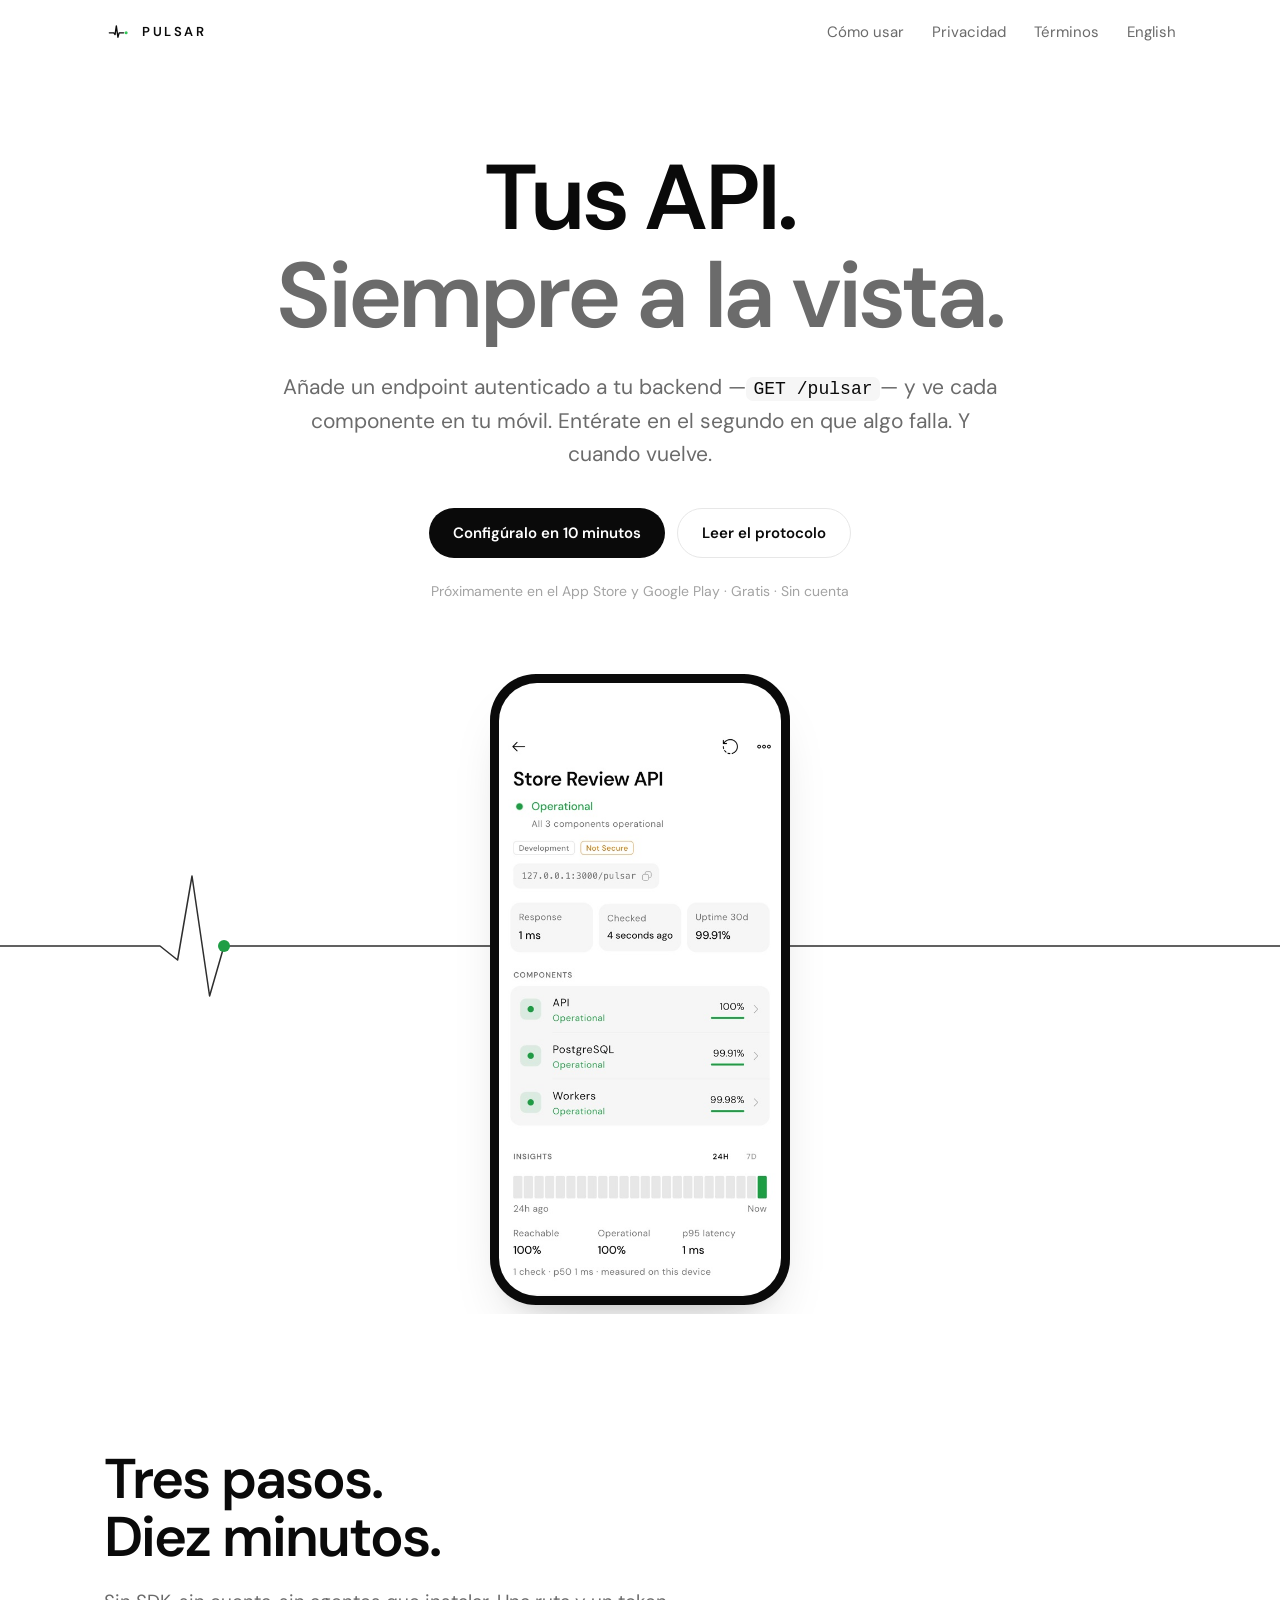
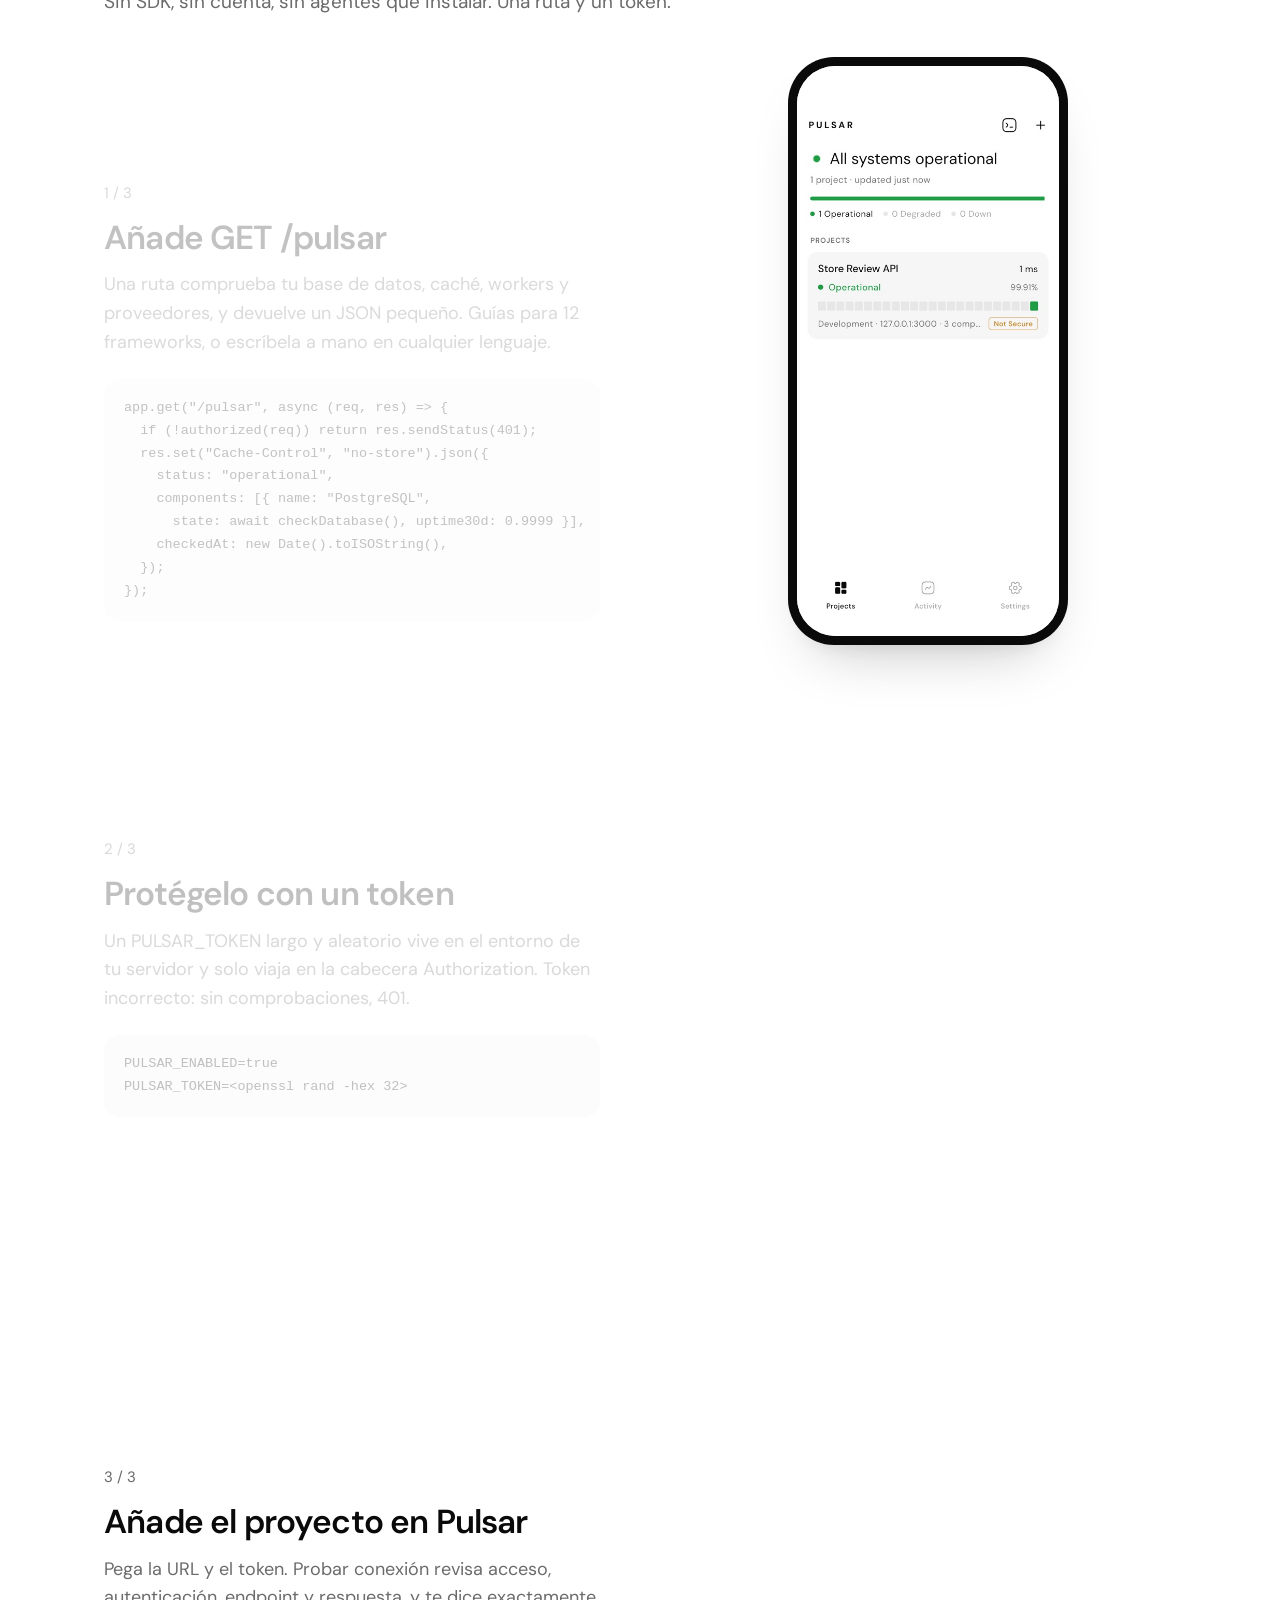
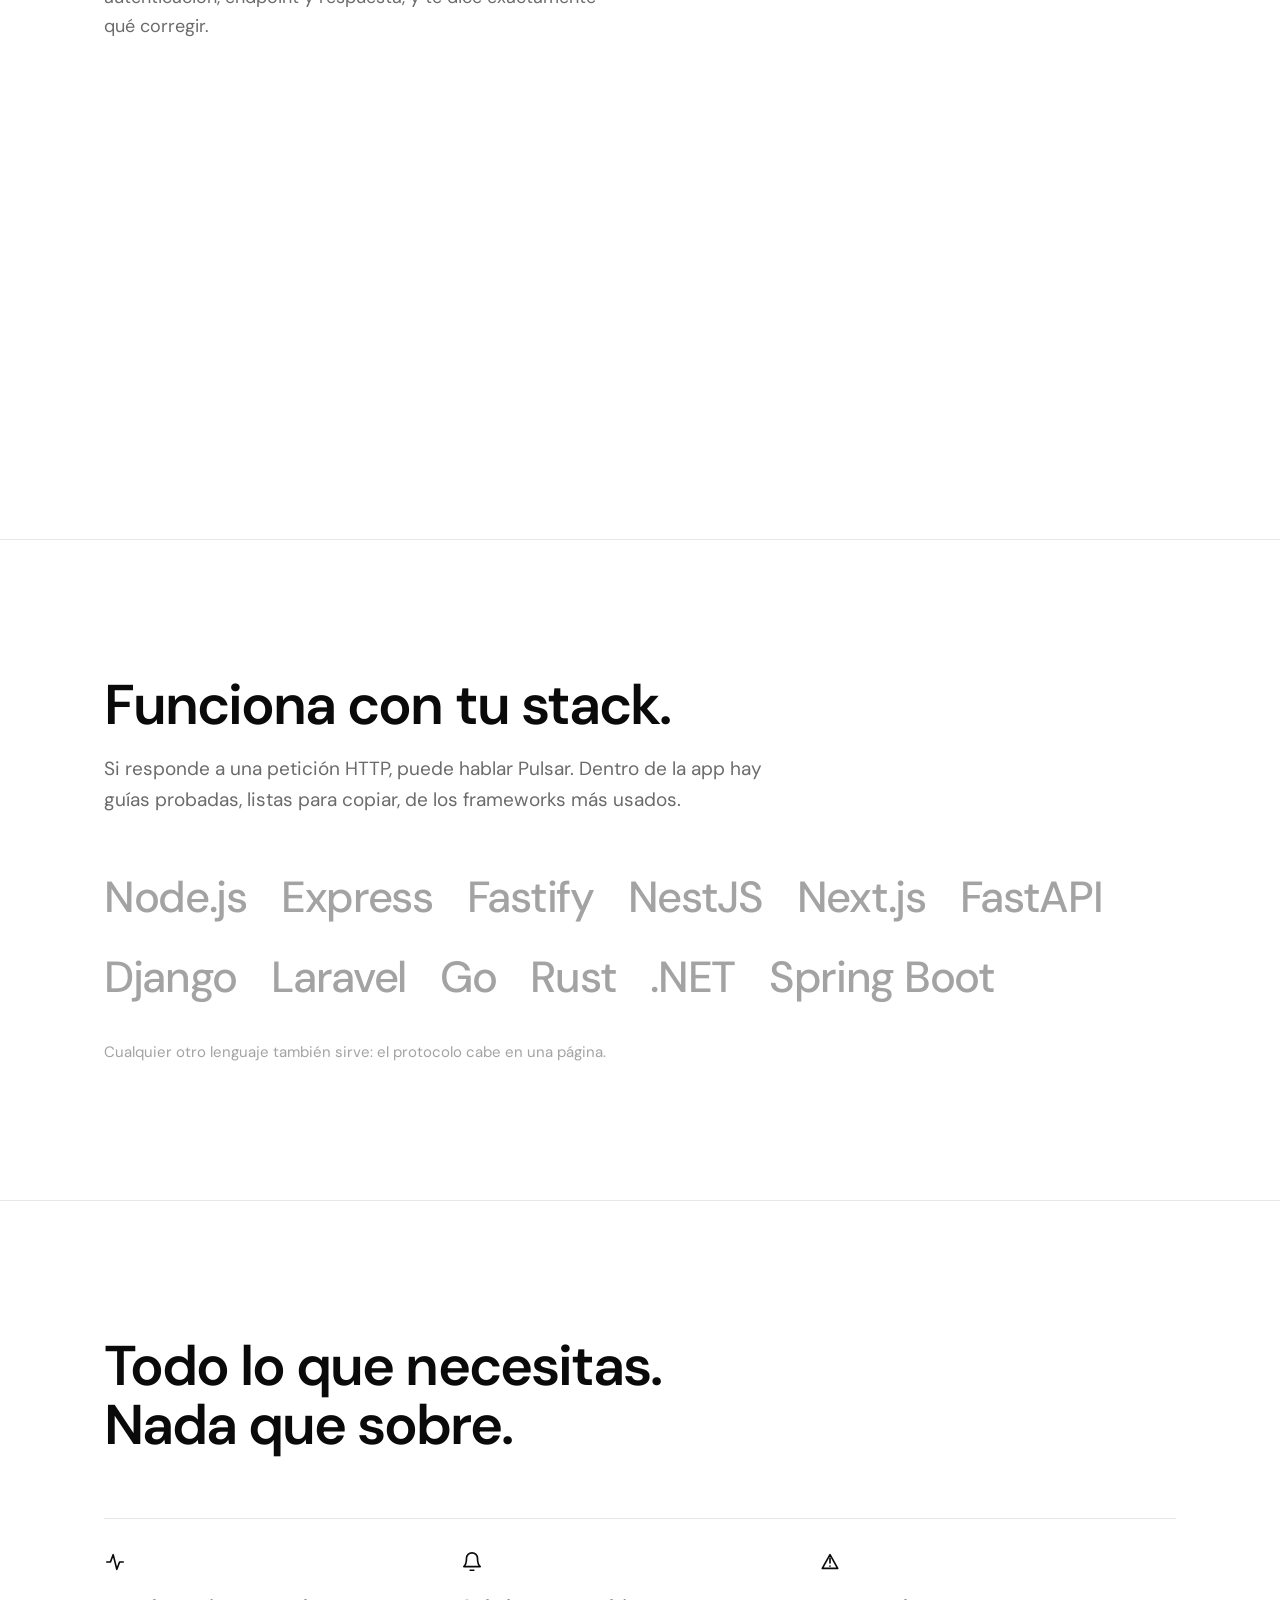
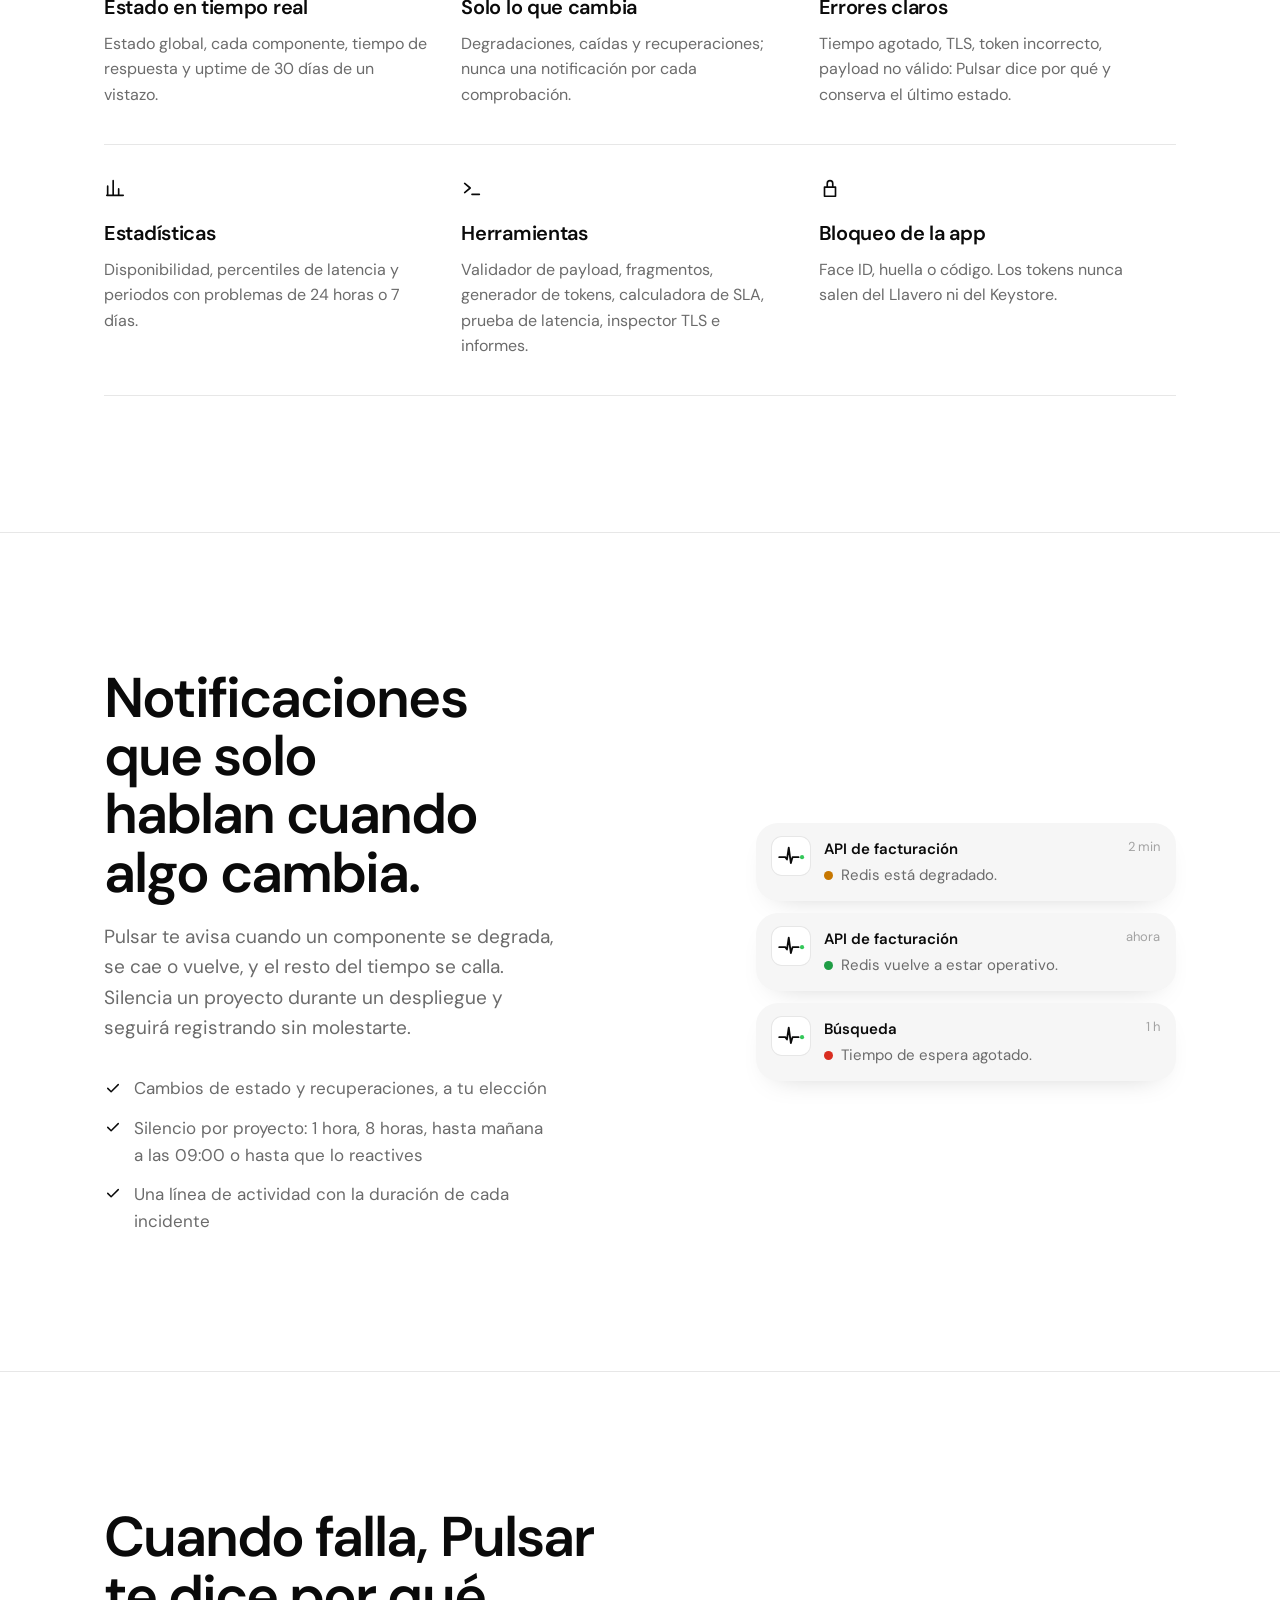
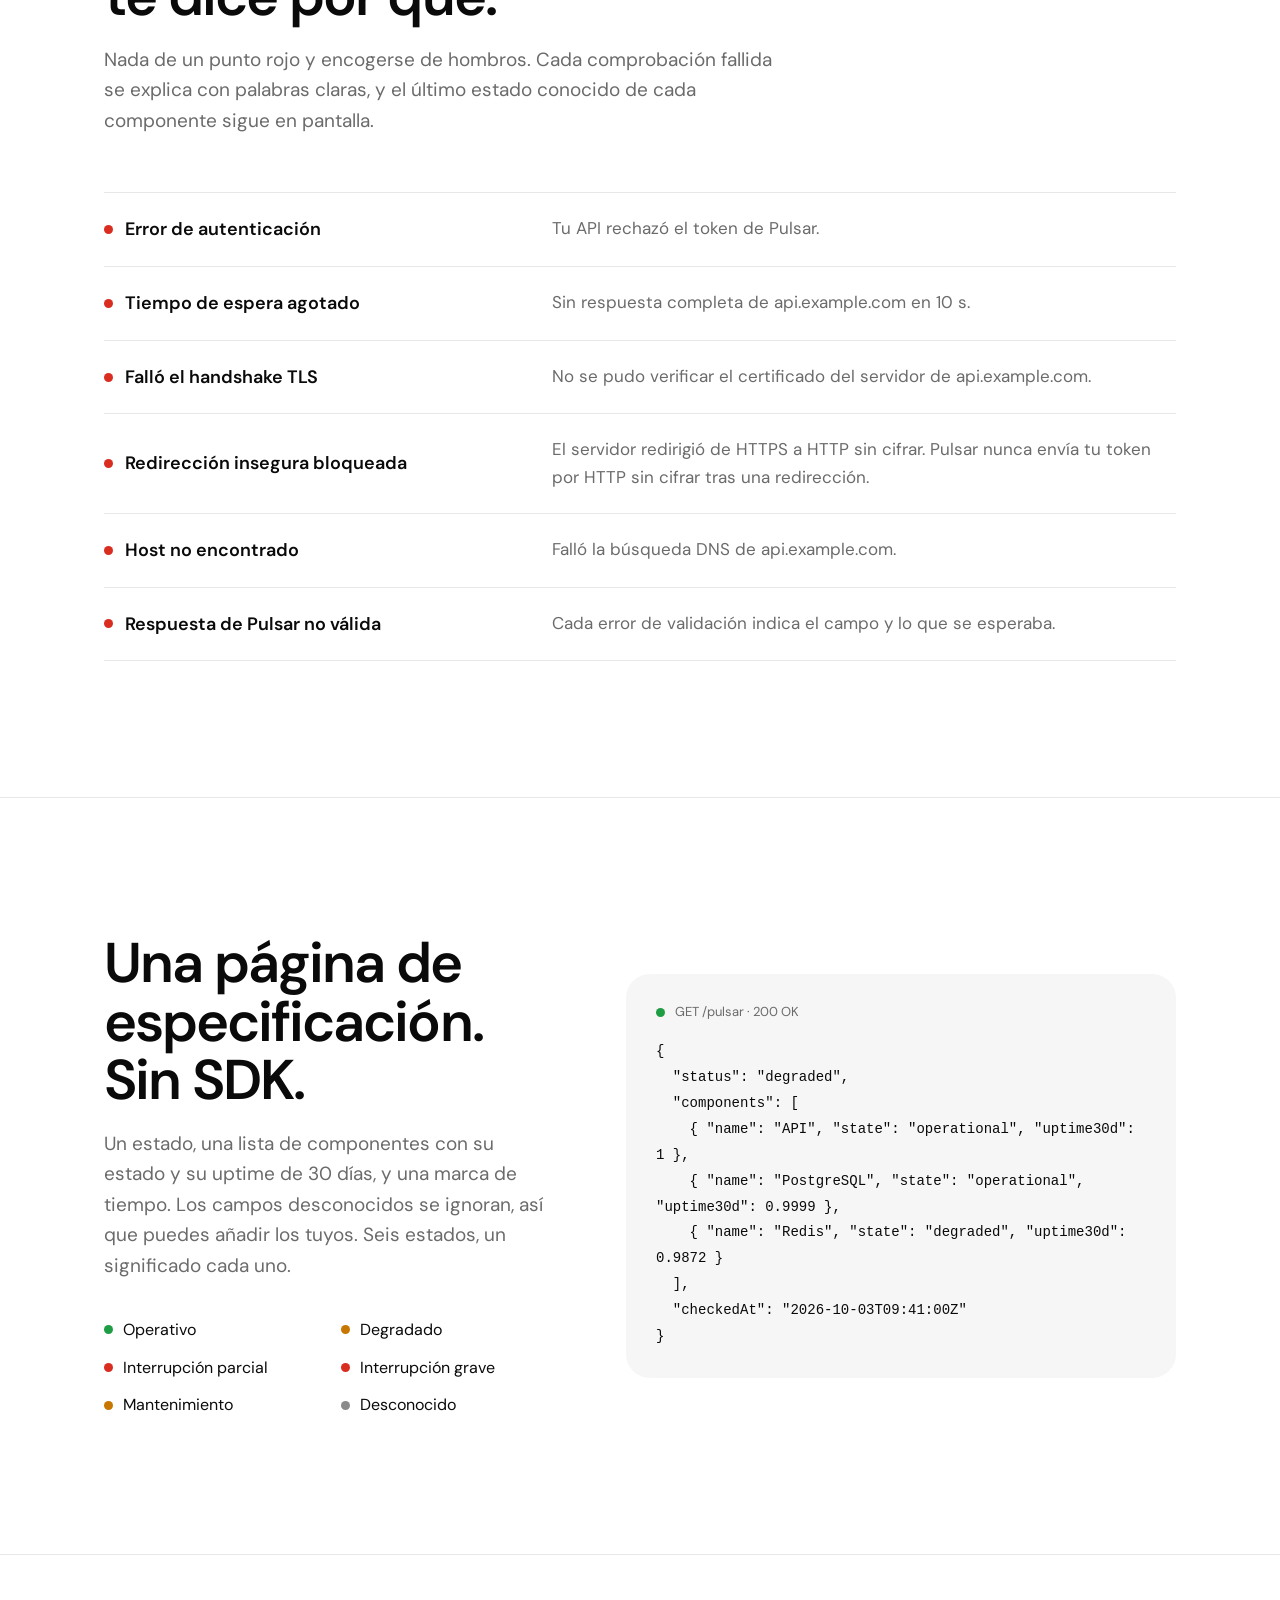
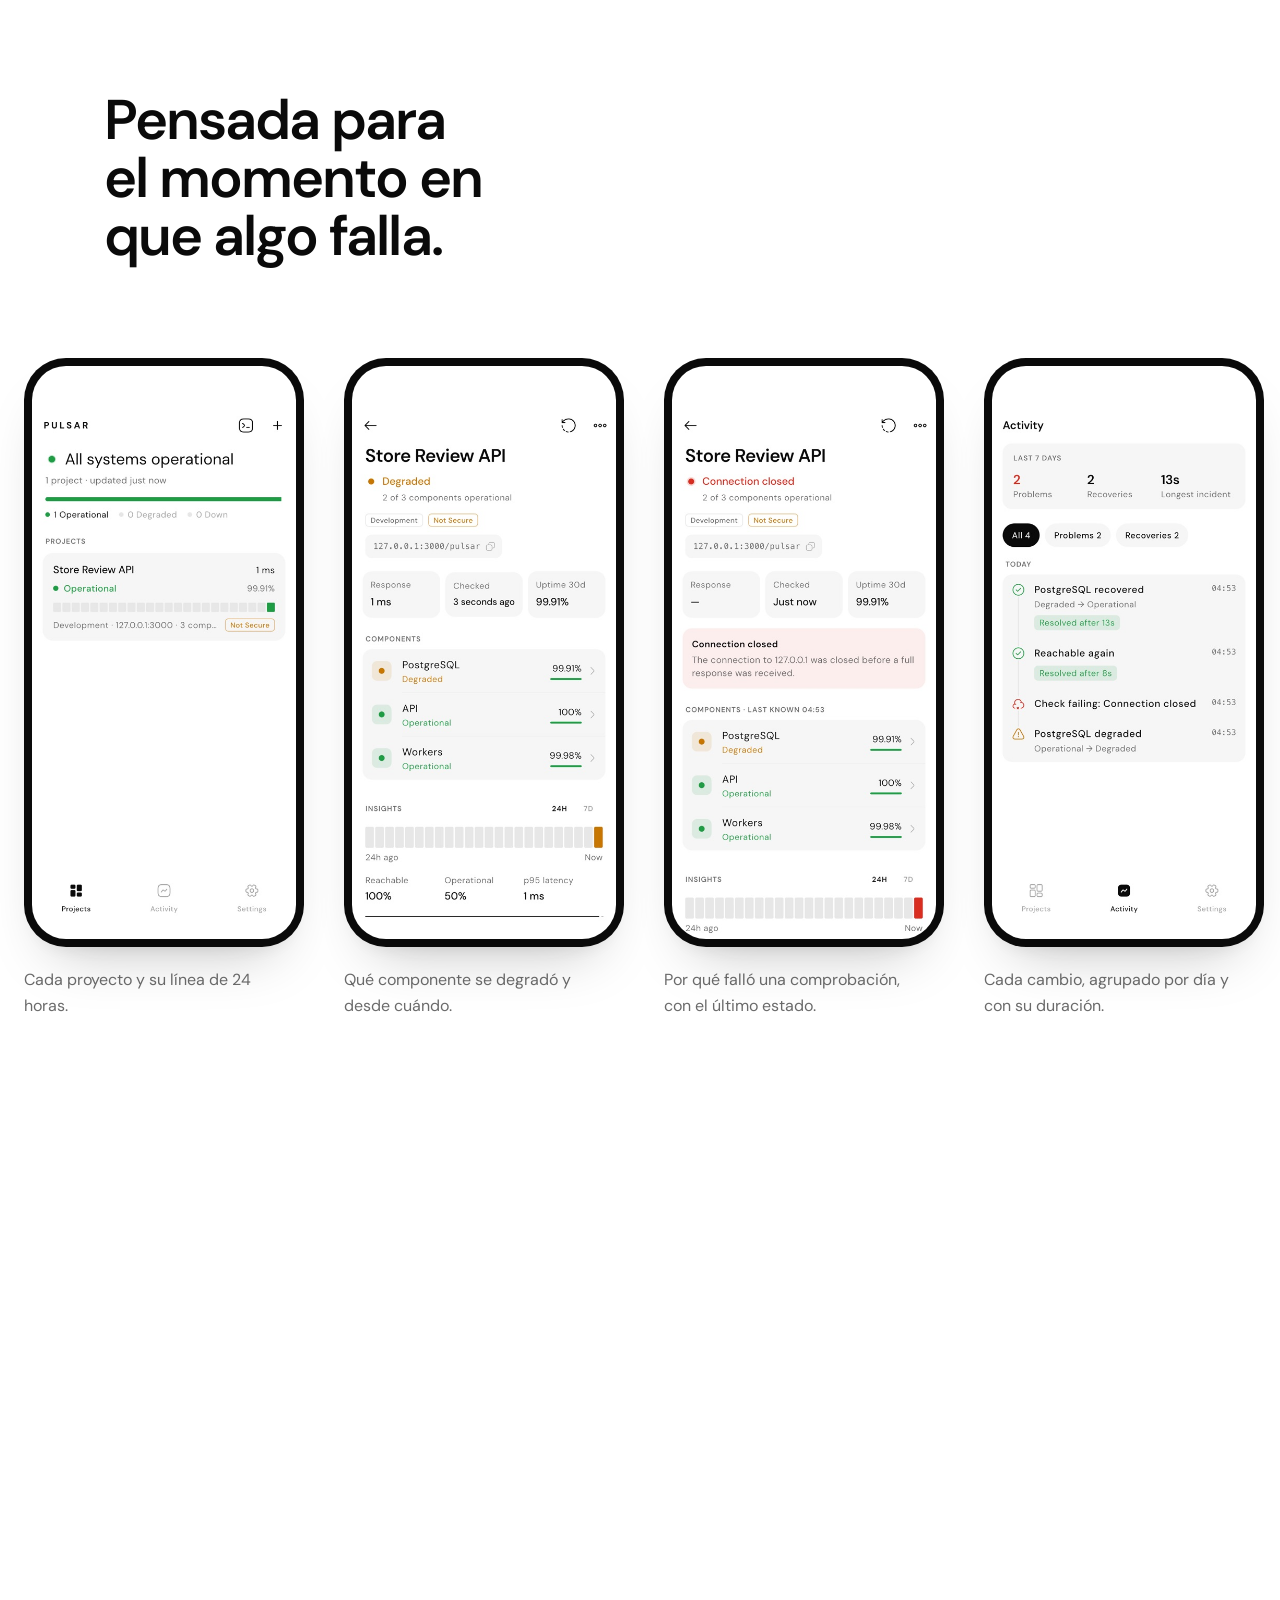
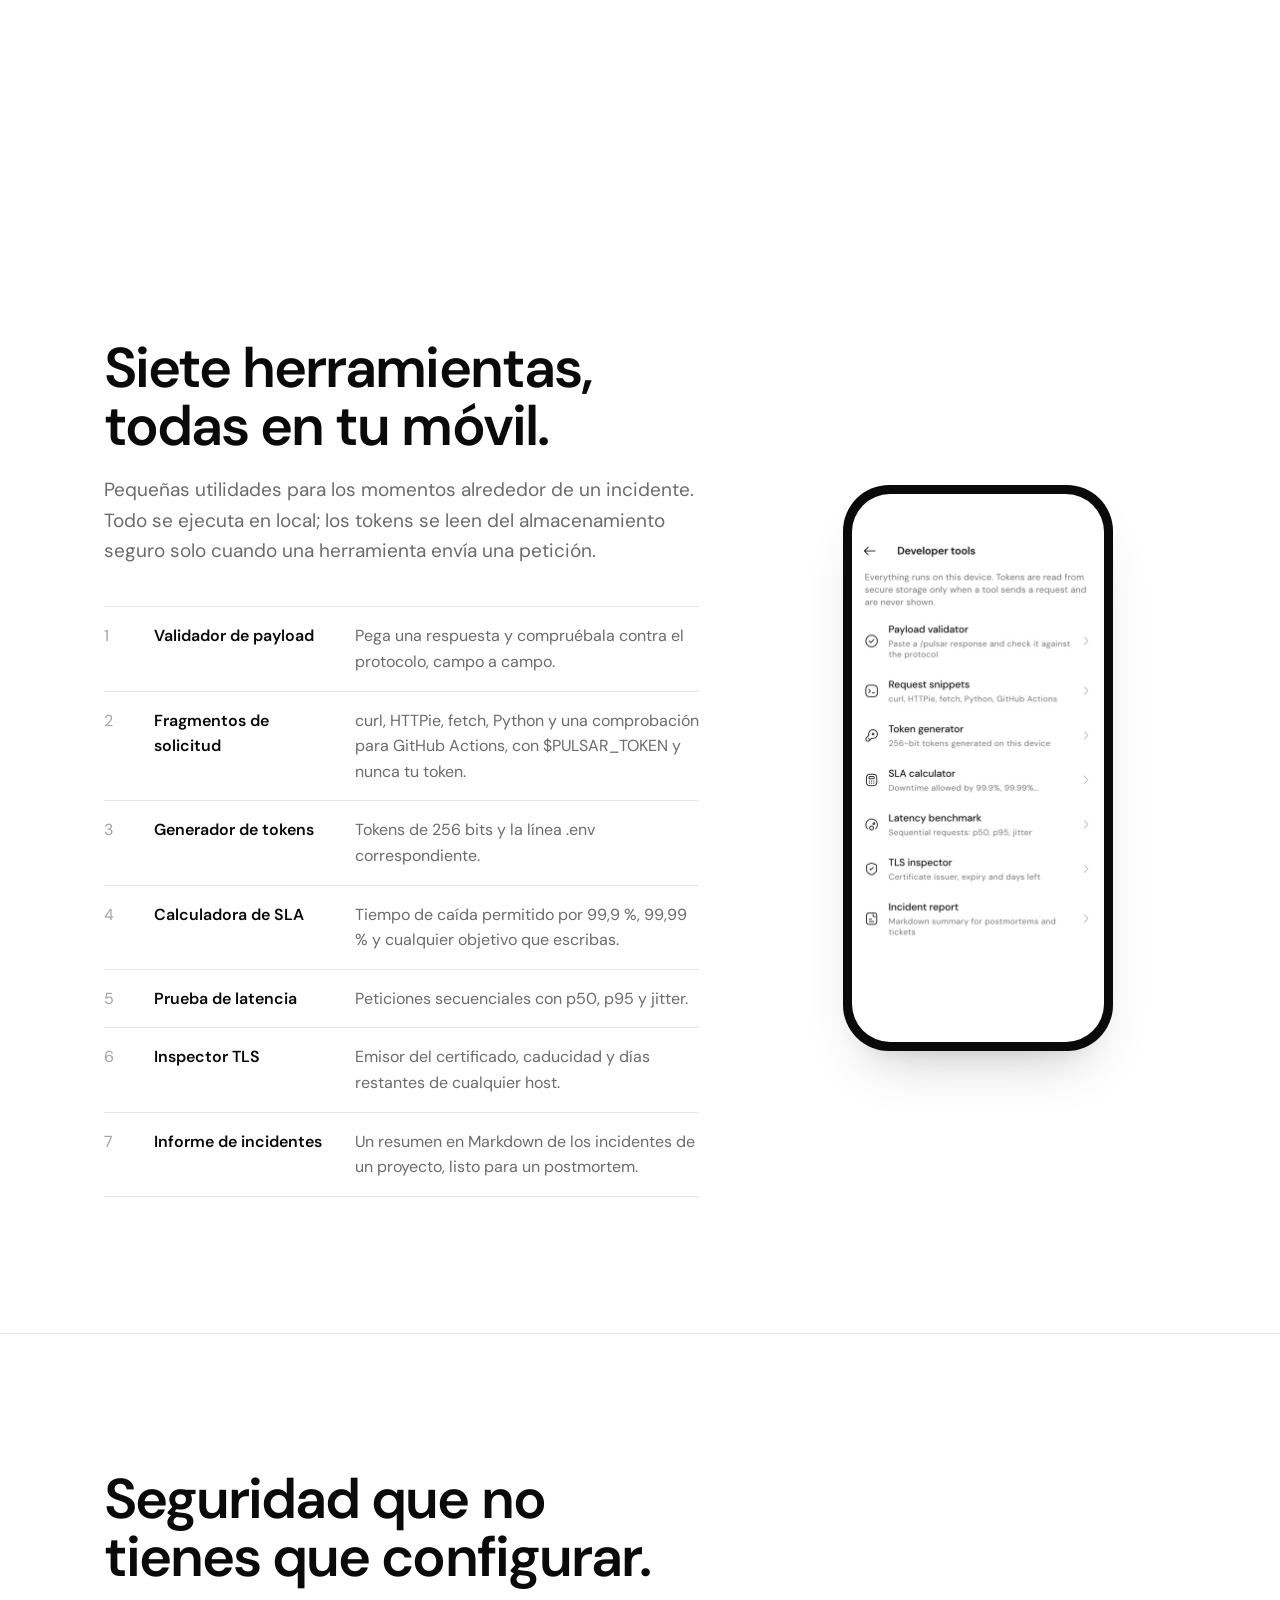
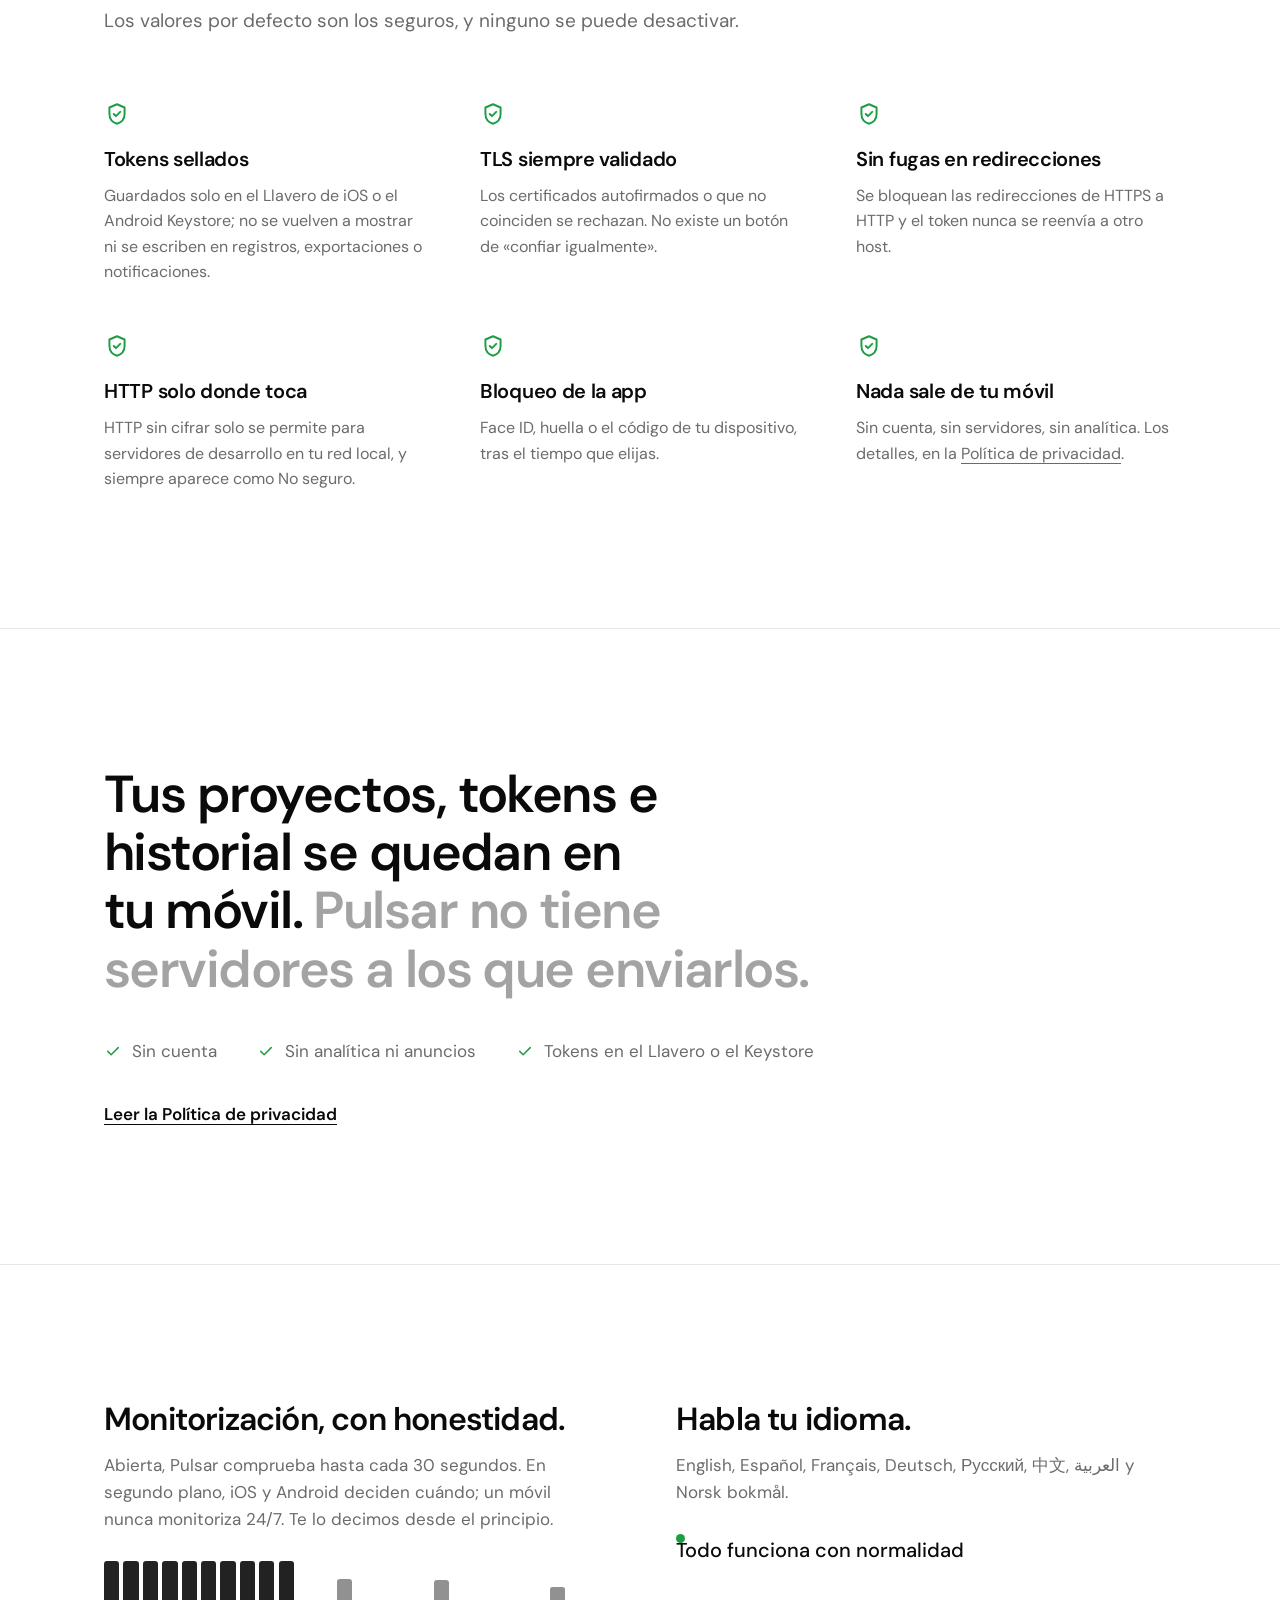
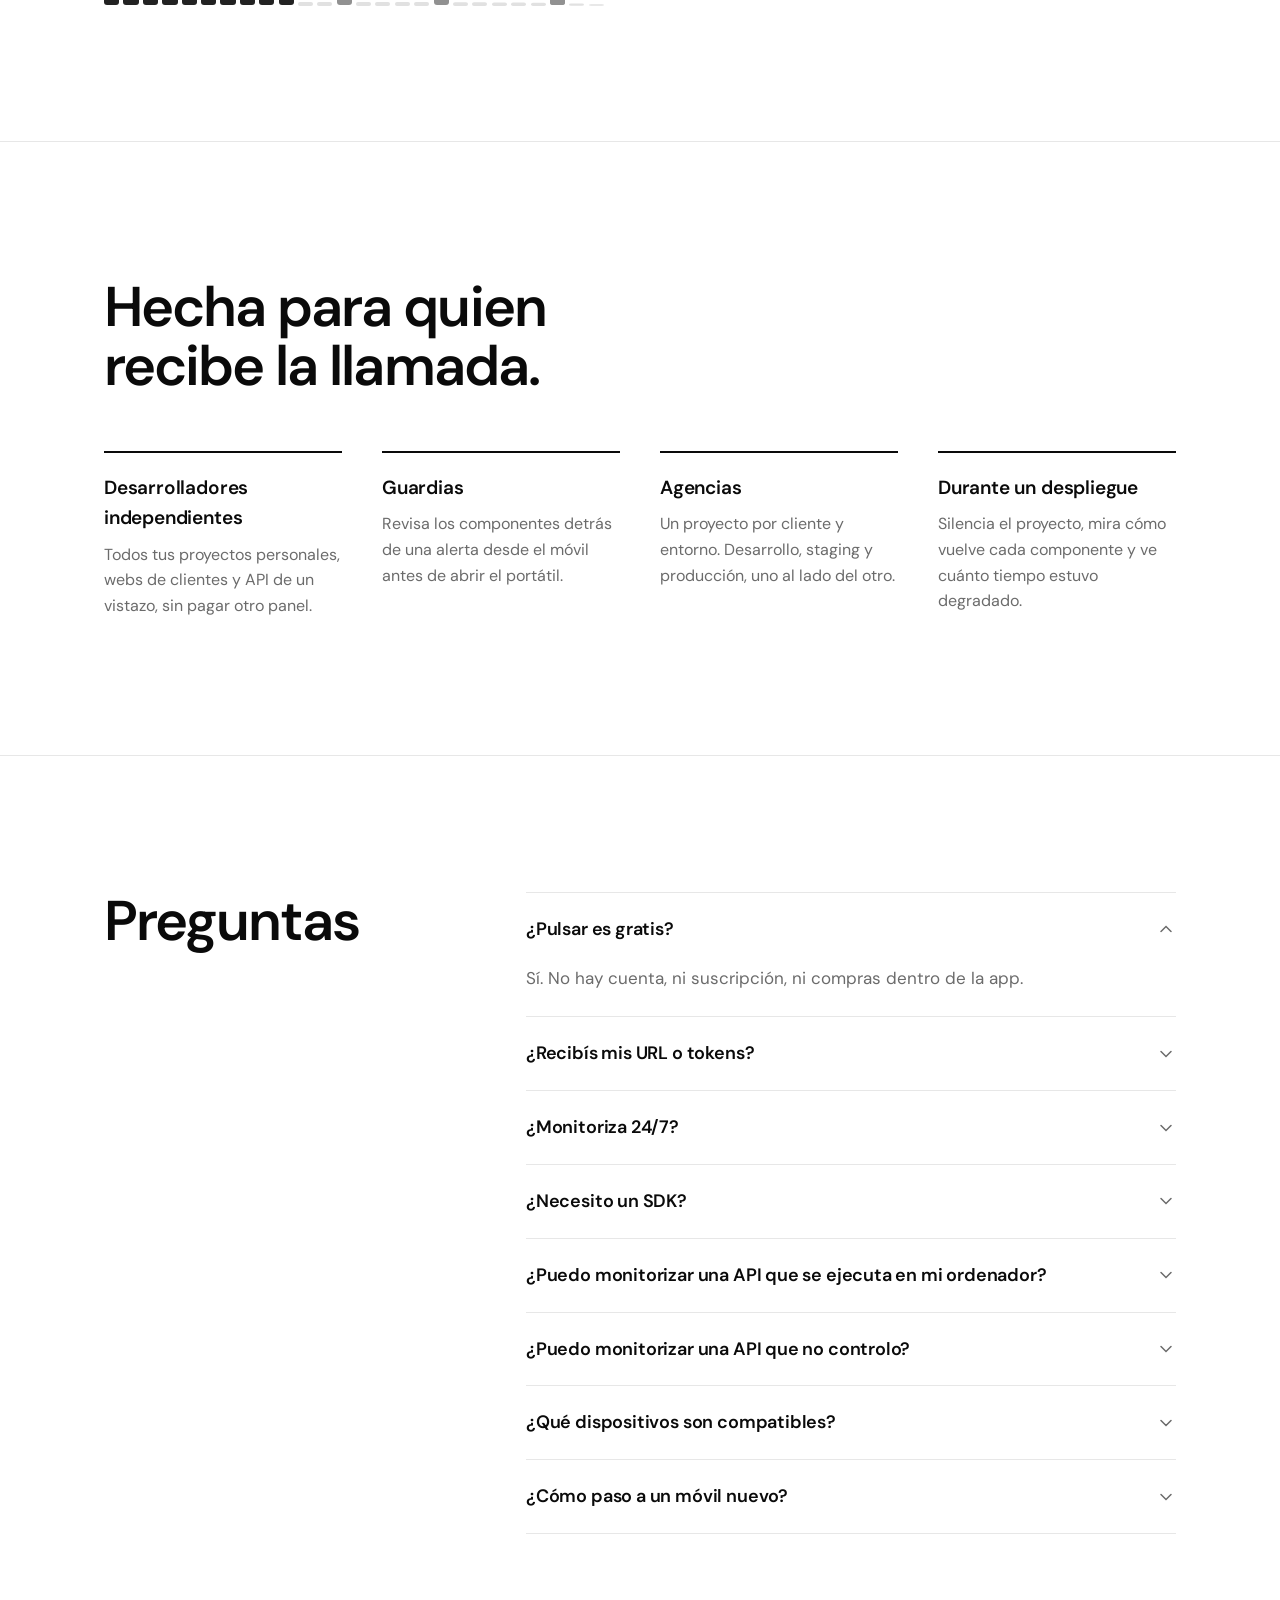
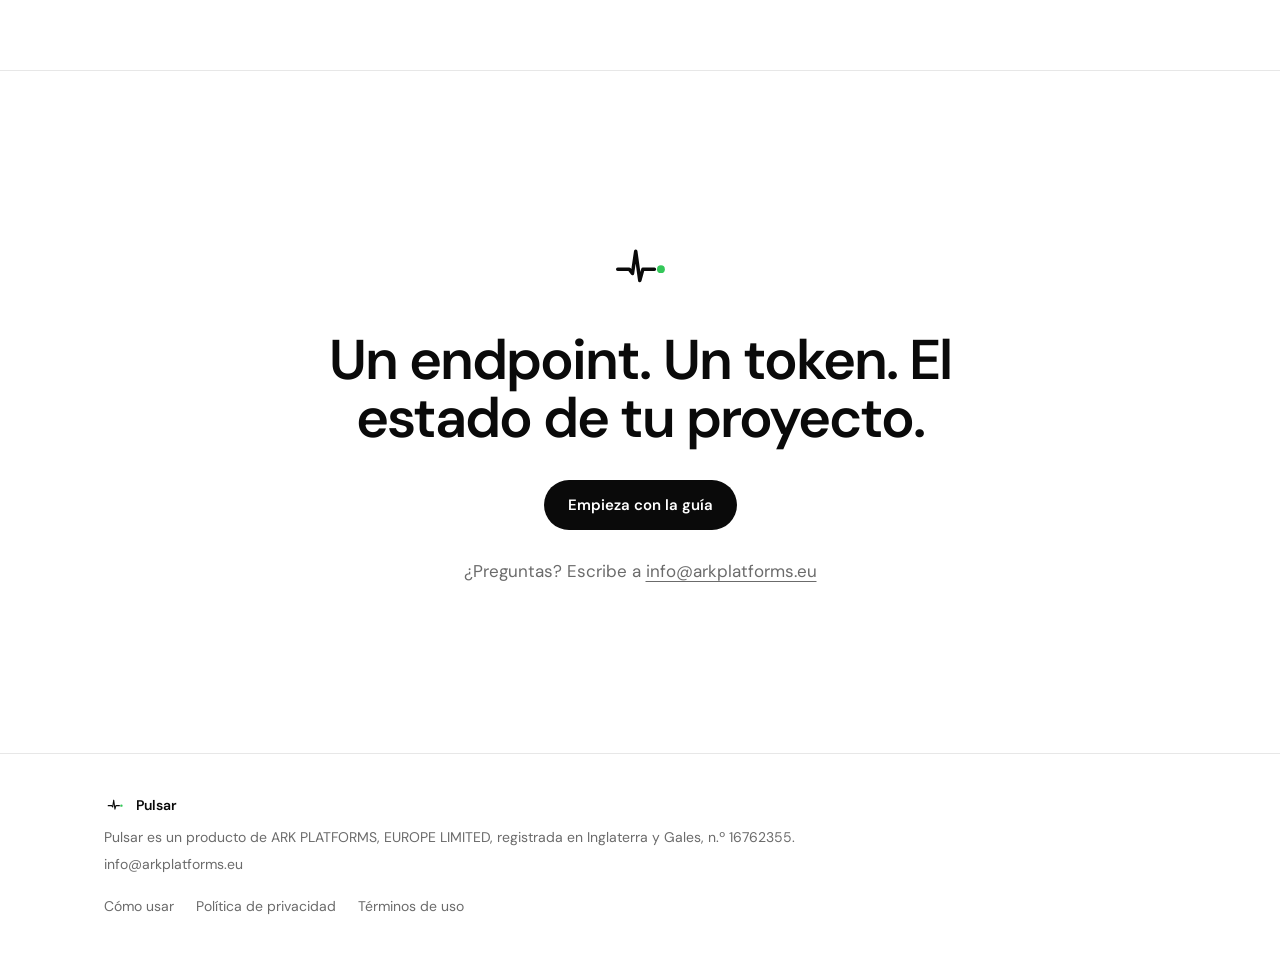
<file: es/index.html>
<!doctype html>
<html lang="es">
<head>
<meta charset="utf-8">
<meta name="viewport" content="width=device-width,initial-scale=1">
<title>Pulsar — tus API, siempre a la vista</title>
<meta name="description" content="Monitoriza la salud de tus API desde el móvil con un único endpoint autenticado /pulsar. Sin cuenta, sin servidores, sin rastreo.">
<meta property="og:title" content="Pulsar — tus API, siempre a la vista">
<meta property="og:description" content="Monitoriza la salud de tus API desde el móvil con un único endpoint autenticado /pulsar. Sin cuenta, sin servidores, sin rastreo.">
<meta name="theme-color" content="#ffffff" media="(prefers-color-scheme: light)">
<meta name="theme-color" content="#000000" media="(prefers-color-scheme: dark)">
<link rel="icon" href="../assets/logo.svg" type="image/svg+xml">
<link rel="alternate" hreflang="en" href="../assets/index-C9COL8Bu.html">
<noscript><style>[style*=opacity\:0]{opacity:1!important;filter:none!important;transform:none!important}</style></noscript>
  <script type="module" crossorigin src="../assets/main-DSNhzzRI.js"></script>
  <link rel="stylesheet" crossorigin href="../assets/main-DHX_wrbh.css">
</head>
<body>
<div id="root" data-page="index" data-lang="es"><link rel="preload" as="image" href="../assets/img/project.jpg" fetchPriority="high"/><a class="skip" href="#main">Ir al contenido</a><header class="site-header"><div class="container"><a class="brand" href="index.html" aria-label="Pulsar"><svg viewBox="0 0 64 64" width="30" height="30" aria-hidden="true"><rect width="64" height="64" rx="14.4" fill="#fff"></rect><polyline points="12.2,33.9 22.4,33.9 25.3,37.8 28.2,17.9 31.8,44 34.6,33.9 44.8,33.9" fill="none" stroke="#0a0a0a" stroke-width="3.1" stroke-linecap="round" stroke-linejoin="round"></polyline><circle cx="50.6" cy="33.9" r="3.5" fill="#34C759"></circle></svg>PULSAR</a><nav class="nav" aria-label="Main"><a href="how-to-use.html">Cómo usar</a><a class="hide-sm" href="privacy.html">Privacidad</a><a class="hide-sm" href="terms.html">Términos</a><a href="../index.html" hrefLang="en">English</a></nav></div></header><main id="main"><section class="hero"><div class="container"><h1><span class="line"><span style="transform:translateY(105%)">Tus API.</span></span><span class="line"><span class="soft" style="transform:translateY(105%)">Siempre a la vista.</span></span></h1><p class="lead" style="opacity:0;transform:translateY(14px)">Añade un endpoint autenticado a tu backend —<code>GET /pulsar</code>— y ve cada componente en tu móvil. Entérate en el segundo en que algo falla. Y cuando vuelve.</p><div class="actions" style="opacity:0;transform:translateY(14px)"><a class="btn btn-primary" href="how-to-use.html">Configúralo en 10 minutos</a><a class="btn btn-secondary" href="#protocol">Leer el protocolo</a></div><p class="note" style="opacity:0">Próximamente en el App Store y Google Play · Gratis · Sin cuenta</p></div><div class="hero-visual"><svg class="hero-line" viewBox="0 0 1600 160" preserveAspectRatio="none" aria-hidden="true"><path d="M 0 80 L 200 80 L 222 94 L 240 10 L 262 130 L 280 80 L 1600 80" fill="none" stroke="currentColor" stroke-width="1.5" stroke-linejoin="round" vector-effect="non-scaling-stroke" pathLength="1" stroke-dashoffset="0" stroke-dasharray="0 1" style="opacity:0"></path></svg><span class="hero-dot" style="left:17.5%;opacity:0;transform:scale(0)"></span><div class="phone" style="opacity:0;transform:translateY(80px)"><img src="../assets/img/project.jpg" alt="Pulsar mostrando un proyecto con sus componentes, tiempo de respuesta y uptime de 30 días" width="506" height="1100" fetchPriority="high"/></div></div></section><section class="section" id="how"><div class="container"><h2 class="h2">Tres pasos. Diez minutos.</h2><p class="sub">Sin SDK, sin cuenta, sin agentes que instalar. Una ruta y un token.</p><div class="story"><div class="story-steps"><div class="story-step active"><span class="n">1<!-- --> / 3</span><h3>Añade GET /pulsar</h3><p>Una ruta comprueba tu base de datos, caché, workers y proveedores, y devuelve un JSON pequeño. Guías para 12 frameworks, o escríbela a mano en cualquier lenguaje.</p><pre>app.get(&quot;/pulsar&quot;, async (req, res) =&gt; {
  if (!authorized(req)) return res.sendStatus(401);
  res.set(&quot;Cache-Control&quot;, &quot;no-store&quot;).json({
    status: &quot;operational&quot;,
    components: [{ name: &quot;PostgreSQL&quot;,
      state: await checkDatabase(), uptime30d: 0.9999 }],
    checkedAt: new Date().toISOString(),
  });
});</pre><div class="inline-shot"><img src="../assets/img/project.jpg" alt="" width="506" height="1100" loading="lazy"/></div></div><div class="story-step"><span class="n">2<!-- --> / 3</span><h3>Protégelo con un token</h3><p>Un PULSAR_TOKEN largo y aleatorio vive en el entorno de tu servidor y solo viaja en la cabecera Authorization. Token incorrecto: sin comprobaciones, 401.</p><pre>PULSAR_ENABLED=true
PULSAR_TOKEN=&lt;openssl rand -hex 32&gt;</pre><div class="inline-shot"><img src="../assets/img/add-project.jpg" alt="" width="506" height="1100" loading="lazy"/></div></div><div class="story-step"><span class="n">3<!-- --> / 3</span><h3>Añade el proyecto en Pulsar</h3><p>Pega la URL y el token. Probar conexión revisa acceso, autenticación, endpoint y respuesta, y te dice exactamente qué corregir.</p><div class="inline-shot"><img src="../assets/img/projects.jpg" alt="" width="506" height="1100" loading="lazy"/></div></div></div><div class="story-phone" aria-hidden="true"><div class="phone"><div class="screens"><img src="../assets/img/project.jpg" alt="" width="506" height="1100" style="opacity:1;transform:none"/></div></div></div></div></div></section><section class="section"><div class="container"><h2 class="h2">Funciona con tu stack.</h2><p class="sub">Si responde a una petición HTTP, puede hablar Pulsar. Dentro de la app hay guías probadas, listas para copiar, de los frameworks más usados.</p><ul class="stack-list"><li style="opacity:0;transform:translateY(10px)">Node.js</li><li style="opacity:0;transform:translateY(10px)">Express</li><li style="opacity:0;transform:translateY(10px)">Fastify</li><li style="opacity:0;transform:translateY(10px)">NestJS</li><li style="opacity:0;transform:translateY(10px)">Next.js</li><li style="opacity:0;transform:translateY(10px)">FastAPI</li><li style="opacity:0;transform:translateY(10px)">Django</li><li style="opacity:0;transform:translateY(10px)">Laravel</li><li style="opacity:0;transform:translateY(10px)">Go</li><li style="opacity:0;transform:translateY(10px)">Rust</li><li style="opacity:0;transform:translateY(10px)">.NET</li><li style="opacity:0;transform:translateY(10px)">Spring Boot</li></ul><p class="small-note">Cualquier otro lenguaje también sirve: el protocolo cabe en una página.</p></div></section><section class="section"><div class="container"><h2 class="h2">Todo lo que necesitas. Nada que sobre.</h2><div class="features"><div class="feature" style="opacity:0;transform:translateY(16px)"><svg viewBox="0 0 24 24" fill="none" stroke="currentColor" stroke-width="1.8" stroke-linecap="round" stroke-linejoin="round" aria-hidden="true"><path d="M3 12h4l3-8 4 16 3-8h4"></path></svg><h3>Estado en tiempo real</h3><p>Estado global, cada componente, tiempo de respuesta y uptime de 30 días de un vistazo.</p></div><div class="feature" style="opacity:0;transform:translateY(16px)"><svg viewBox="0 0 24 24" fill="none" stroke="currentColor" stroke-width="1.8" stroke-linecap="round" stroke-linejoin="round" aria-hidden="true"><path d="M6 8a6 6 0 1 1 12 0c0 7 3 9 3 9H3s3-2 3-9M10 21h4"></path></svg><h3>Solo lo que cambia</h3><p>Degradaciones, caídas y recuperaciones; nunca una notificación por cada comprobación.</p></div><div class="feature" style="opacity:0;transform:translateY(16px)"><svg viewBox="0 0 24 24" fill="none" stroke="currentColor" stroke-width="1.8" stroke-linecap="round" stroke-linejoin="round" aria-hidden="true"><path d="M12 8v5M12 16.5v.01M3.6 19h16.8L12 4z"></path></svg><h3>Errores claros</h3><p>Tiempo agotado, TLS, token incorrecto, payload no válido: Pulsar dice por qué y conserva el último estado.</p></div><div class="feature" style="opacity:0;transform:translateY(16px)"><svg viewBox="0 0 24 24" fill="none" stroke="currentColor" stroke-width="1.8" stroke-linecap="round" stroke-linejoin="round" aria-hidden="true"><path d="M4 20V10M10 20V4M16 20v-7M21 20H3"></path></svg><h3>Estadísticas</h3><p>Disponibilidad, percentiles de latencia y periodos con problemas de 24 horas o 7 días.</p></div><div class="feature" style="opacity:0;transform:translateY(16px)"><svg viewBox="0 0 24 24" fill="none" stroke="currentColor" stroke-width="1.8" stroke-linecap="round" stroke-linejoin="round" aria-hidden="true"><path d="M4 17l6-5-6-5M12 19h8"></path></svg><h3>Herramientas</h3><p>Validador de payload, fragmentos, generador de tokens, calculadora de SLA, prueba de latencia, inspector TLS e informes.</p></div><div class="feature" style="opacity:0;transform:translateY(16px)"><svg viewBox="0 0 24 24" fill="none" stroke="currentColor" stroke-width="1.8" stroke-linecap="round" stroke-linejoin="round" aria-hidden="true"><path d="M6 11h12v10H6zM9 11V7a3 3 0 0 1 6 0v4"></path></svg><h3>Bloqueo de la app</h3><p>Face ID, huella o código. Los tokens nunca salen del Llavero ni del Keystore.</p></div></div></div></section><section class="section"><div class="container split"><div><h2 class="h2">Notificaciones que solo hablan cuando algo cambia.</h2><p class="sub">Pulsar te avisa cuando un componente se degrada, se cae o vuelve, y el resto del tiempo se calla. Silencia un proyecto durante un despliegue y seguirá registrando sin molestarte.</p><ul class="checks"><li><svg viewBox="0 0 24 24" fill="none" stroke="currentColor" stroke-width="2" stroke-linecap="round" stroke-linejoin="round" aria-hidden="true"><path d="M5 12.5l4.5 4.5L19 7.5"></path></svg>Cambios de estado y recuperaciones, a tu elección</li><li><svg viewBox="0 0 24 24" fill="none" stroke="currentColor" stroke-width="2" stroke-linecap="round" stroke-linejoin="round" aria-hidden="true"><path d="M5 12.5l4.5 4.5L19 7.5"></path></svg>Silencio por proyecto: 1 hora, 8 horas, hasta mañana a las 09:00 o hasta que lo reactives</li><li><svg viewBox="0 0 24 24" fill="none" stroke="currentColor" stroke-width="2" stroke-linecap="round" stroke-linejoin="round" aria-hidden="true"><path d="M5 12.5l4.5 4.5L19 7.5"></path></svg>Una línea de actividad con la duración de cada incidente</li></ul></div><div class="notifs" aria-label="API de facturación: Redis está degradado. · API de facturación: Redis vuelve a estar operativo. · Búsqueda: Tiempo de espera agotado."><div class="notif" aria-hidden="true" style="opacity:0;transform:translateY(-24px) scale(0.96)"><span class="notif-icon"><svg viewBox="0 0 64 64" width="38" height="38" aria-hidden="true"><rect width="64" height="64" rx="14.4" fill="#fff"></rect><polyline points="12.2,33.9 22.4,33.9 25.3,37.8 28.2,17.9 31.8,44 34.6,33.9 44.8,33.9" fill="none" stroke="#0a0a0a" stroke-width="3.1" stroke-linecap="round" stroke-linejoin="round"></polyline><circle cx="50.6" cy="33.9" r="3.5" fill="#34C759"></circle></svg></span><span class="notif-body"><span class="notif-head"><strong>API de facturación</strong><span>2 min</span></span><span class="notif-text"><span class="dot warn"></span>Redis está degradado.</span></span></div><div class="notif" aria-hidden="true" style="opacity:0;transform:translateY(-24px) scale(0.96)"><span class="notif-icon"><svg viewBox="0 0 64 64" width="38" height="38" aria-hidden="true"><rect width="64" height="64" rx="14.4" fill="#fff"></rect><polyline points="12.2,33.9 22.4,33.9 25.3,37.8 28.2,17.9 31.8,44 34.6,33.9 44.8,33.9" fill="none" stroke="#0a0a0a" stroke-width="3.1" stroke-linecap="round" stroke-linejoin="round"></polyline><circle cx="50.6" cy="33.9" r="3.5" fill="#34C759"></circle></svg></span><span class="notif-body"><span class="notif-head"><strong>API de facturación</strong><span>ahora</span></span><span class="notif-text"><span class="dot op"></span>Redis vuelve a estar operativo.</span></span></div><div class="notif" aria-hidden="true" style="opacity:0;transform:translateY(-24px) scale(0.96)"><span class="notif-icon"><svg viewBox="0 0 64 64" width="38" height="38" aria-hidden="true"><rect width="64" height="64" rx="14.4" fill="#fff"></rect><polyline points="12.2,33.9 22.4,33.9 25.3,37.8 28.2,17.9 31.8,44 34.6,33.9 44.8,33.9" fill="none" stroke="#0a0a0a" stroke-width="3.1" stroke-linecap="round" stroke-linejoin="round"></polyline><circle cx="50.6" cy="33.9" r="3.5" fill="#34C759"></circle></svg></span><span class="notif-body"><span class="notif-head"><strong>Búsqueda</strong><span>1 h</span></span><span class="notif-text"><span class="dot down"></span>Tiempo de espera agotado.</span></span></div></div></div></section><section class="section"><div class="container"><h2 class="h2">Cuando falla, Pulsar te dice por qué.</h2><p class="sub">Nada de un punto rojo y encogerse de hombros. Cada comprobación fallida se explica con palabras claras, y el último estado conocido de cada componente sigue en pantalla.</p><dl class="rows"><div class="row" style="opacity:0;transform:translateY(12px)"><dt><span class="dot down"></span>Error de autenticación</dt><dd>Tu API rechazó el token de Pulsar.</dd></div><div class="row" style="opacity:0;transform:translateY(12px)"><dt><span class="dot down"></span>Tiempo de espera agotado</dt><dd>Sin respuesta completa de api.example.com en 10 s.</dd></div><div class="row" style="opacity:0;transform:translateY(12px)"><dt><span class="dot down"></span>Falló el handshake TLS</dt><dd>No se pudo verificar el certificado del servidor de api.example.com.</dd></div><div class="row" style="opacity:0;transform:translateY(12px)"><dt><span class="dot down"></span>Redirección insegura bloqueada</dt><dd>El servidor redirigió de HTTPS a HTTP sin cifrar. Pulsar nunca envía tu token por HTTP sin cifrar tras una redirección.</dd></div><div class="row" style="opacity:0;transform:translateY(12px)"><dt><span class="dot down"></span>Host no encontrado</dt><dd>Falló la búsqueda DNS de api.example.com.</dd></div><div class="row" style="opacity:0;transform:translateY(12px)"><dt><span class="dot down"></span>Respuesta de Pulsar no válida</dt><dd>Cada error de validación indica el campo y lo que se esperaba.</dd></div></dl></div></section><section class="section" id="protocol"><div class="container split"><div><h2 class="h2">Una página de especificación. Sin SDK.</h2><p class="sub">Un estado, una lista de componentes con su estado y su uptime de 30 días, y una marca de tiempo. Los campos desconocidos se ignoran, así que puedes añadir los tuyos. Seis estados, un significado cada uno.</p><ul class="states"><li style="opacity:0;transform:translateX(-8px)"><span class="dot op"></span>Operativo</li><li style="opacity:0;transform:translateX(-8px)"><span class="dot warn"></span>Degradado</li><li style="opacity:0;transform:translateX(-8px)"><span class="dot down"></span>Interrupción parcial</li><li style="opacity:0;transform:translateX(-8px)"><span class="dot down"></span>Interrupción grave</li><li style="opacity:0;transform:translateX(-8px)"><span class="dot warn"></span>Mantenimiento</li><li style="opacity:0;transform:translateX(-8px)"><span class="dot unk"></span>Desconocido</li></ul></div><div class="code-card" style="opacity:0;transform:translateY(24px)"><div class="caption"><span class="dot op"></span>GET /pulsar · 200 OK</div><pre>{
  &quot;status&quot;: &quot;degraded&quot;,
  &quot;components&quot;: [
    { &quot;name&quot;: &quot;API&quot;, &quot;state&quot;: &quot;operational&quot;, &quot;uptime30d&quot;: 1 },
    { &quot;name&quot;: &quot;PostgreSQL&quot;, &quot;state&quot;: &quot;operational&quot;, &quot;uptime30d&quot;: 0.9999 },
    { &quot;name&quot;: &quot;Redis&quot;, &quot;state&quot;: &quot;degraded&quot;, &quot;uptime30d&quot;: 0.9872 }
  ],
  &quot;checkedAt&quot;: &quot;2026-10-03T09:41:00Z&quot;
}</pre></div></div></section><section class="gallery"><div class="container"><h2 class="h2">Pensada para el momento en que algo falla.</h2></div><div class="gallery-track"><figure class="shot"><div class="phone"><img src="../assets/img/projects.jpg" alt="Cada proyecto y su línea de 24 horas." width="506" height="1100" loading="lazy"/></div><figcaption>Cada proyecto y su línea de 24 horas.</figcaption></figure><figure class="shot"><div class="phone"><img src="../assets/img/degraded.jpg" alt="Qué componente se degradó y desde cuándo." width="506" height="1100" loading="lazy"/></div><figcaption>Qué componente se degradó y desde cuándo.</figcaption></figure><figure class="shot"><div class="phone"><img src="../assets/img/unreachable.jpg" alt="Por qué falló una comprobación, con el último estado." width="506" height="1100" loading="lazy"/></div><figcaption>Por qué falló una comprobación, con el último estado.</figcaption></figure><figure class="shot"><div class="phone"><img src="../assets/img/activity.jpg" alt="Cada cambio, agrupado por día y con su duración." width="506" height="1100" loading="lazy"/></div><figcaption>Cada cambio, agrupado por día y con su duración.</figcaption></figure><figure class="shot"><div class="phone"><img src="../assets/img/add-project.jpg" alt="Probar conexión revisa cada paso antes de guardar." width="506" height="1100" loading="lazy"/></div><figcaption>Probar conexión revisa cada paso antes de guardar.</figcaption></figure><figure class="shot"><div class="phone"><img src="../assets/img/tools.jpg" alt="Herramientas que se ejecutan en tu móvil." width="506" height="1100" loading="lazy"/></div><figcaption>Herramientas que se ejecutan en tu móvil.</figcaption></figure></div></section><section class="section"><div class="container tools"><div><h2 class="h2">Siete herramientas, todas en tu móvil.</h2><p class="sub">Pequeñas utilidades para los momentos alrededor de un incidente. Todo se ejecuta en local; los tokens se leen del almacenamiento seguro solo cuando una herramienta envía una petición.</p><ol class="tool-list"><li><strong>Validador de payload</strong><span>Pega una respuesta y compruébala contra el protocolo, campo a campo.</span></li><li><strong>Fragmentos de solicitud</strong><span>curl, HTTPie, fetch, Python y una comprobación para GitHub Actions, con $PULSAR_TOKEN y nunca tu token.</span></li><li><strong>Generador de tokens</strong><span>Tokens de 256 bits y la línea .env correspondiente.</span></li><li><strong>Calculadora de SLA</strong><span>Tiempo de caída permitido por 99,9 %, 99,99 % y cualquier objetivo que escribas.</span></li><li><strong>Prueba de latencia</strong><span>Peticiones secuenciales con p50, p95 y jitter.</span></li><li><strong>Inspector TLS</strong><span>Emisor del certificado, caducidad y días restantes de cualquier host.</span></li><li><strong>Informe de incidentes</strong><span>Un resumen en Markdown de los incidentes de un proyecto, listo para un postmortem.</span></li></ol></div><div class="tools-phone" style="opacity:0;transform:translateY(40px)"><div class="phone"><img src="../assets/img/tools.jpg" alt="" width="506" height="1100" loading="lazy"/></div></div></div></section><section class="section"><div class="container"><h2 class="h2">Seguridad que no tienes que configurar.</h2><p class="sub">Los valores por defecto son los seguros, y ninguno se puede desactivar.</p><div class="guarantees"><div class="guarantee" style="opacity:0;transform:translateY(14px)"><svg viewBox="0 0 24 24" fill="none" stroke="currentColor" stroke-width="1.8" stroke-linecap="round" stroke-linejoin="round" aria-hidden="true"><path d="M12 3l7 3v6c0 4.2-2.9 7.7-7 9-4.1-1.3-7-4.8-7-9V6z"></path><path d="M9 12l2 2 4-4"></path></svg><h3>Tokens sellados</h3><p>Guardados solo en el Llavero de iOS o el Android Keystore; no se vuelven a mostrar ni se escriben en registros, exportaciones o notificaciones.</p></div><div class="guarantee" style="opacity:0;transform:translateY(14px)"><svg viewBox="0 0 24 24" fill="none" stroke="currentColor" stroke-width="1.8" stroke-linecap="round" stroke-linejoin="round" aria-hidden="true"><path d="M12 3l7 3v6c0 4.2-2.9 7.7-7 9-4.1-1.3-7-4.8-7-9V6z"></path><path d="M9 12l2 2 4-4"></path></svg><h3>TLS siempre validado</h3><p>Los certificados autofirmados o que no coinciden se rechazan. No existe un botón de «confiar igualmente».</p></div><div class="guarantee" style="opacity:0;transform:translateY(14px)"><svg viewBox="0 0 24 24" fill="none" stroke="currentColor" stroke-width="1.8" stroke-linecap="round" stroke-linejoin="round" aria-hidden="true"><path d="M12 3l7 3v6c0 4.2-2.9 7.7-7 9-4.1-1.3-7-4.8-7-9V6z"></path><path d="M9 12l2 2 4-4"></path></svg><h3>Sin fugas en redirecciones</h3><p>Se bloquean las redirecciones de HTTPS a HTTP y el token nunca se reenvía a otro host.</p></div><div class="guarantee" style="opacity:0;transform:translateY(14px)"><svg viewBox="0 0 24 24" fill="none" stroke="currentColor" stroke-width="1.8" stroke-linecap="round" stroke-linejoin="round" aria-hidden="true"><path d="M12 3l7 3v6c0 4.2-2.9 7.7-7 9-4.1-1.3-7-4.8-7-9V6z"></path><path d="M9 12l2 2 4-4"></path></svg><h3>HTTP solo donde toca</h3><p>HTTP sin cifrar solo se permite para servidores de desarrollo en tu red local, y siempre aparece como No seguro.</p></div><div class="guarantee" style="opacity:0;transform:translateY(14px)"><svg viewBox="0 0 24 24" fill="none" stroke="currentColor" stroke-width="1.8" stroke-linecap="round" stroke-linejoin="round" aria-hidden="true"><path d="M12 3l7 3v6c0 4.2-2.9 7.7-7 9-4.1-1.3-7-4.8-7-9V6z"></path><path d="M9 12l2 2 4-4"></path></svg><h3>Bloqueo de la app</h3><p>Face ID, huella o el código de tu dispositivo, tras el tiempo que elijas.</p></div><div class="guarantee" style="opacity:0;transform:translateY(14px)"><svg viewBox="0 0 24 24" fill="none" stroke="currentColor" stroke-width="1.8" stroke-linecap="round" stroke-linejoin="round" aria-hidden="true"><path d="M12 3l7 3v6c0 4.2-2.9 7.7-7 9-4.1-1.3-7-4.8-7-9V6z"></path><path d="M9 12l2 2 4-4"></path></svg><h3>Nada sale de tu móvil</h3><p>Sin cuenta, sin servidores, sin analítica. Los detalles, en la <a href="privacy.html">Política de privacidad</a>.</p></div></div></div></section><section class="section"><div class="container"><p class="statement" style="opacity:0;transform:translateY(20px)">Tus proyectos, tokens e historial se quedan en tu móvil.<!-- --> <span class="muted">Pulsar no tiene servidores a los que enviarlos.</span></p><ul class="facts"><li><svg viewBox="0 0 24 24" fill="none" stroke="currentColor" stroke-width="2" stroke-linecap="round" stroke-linejoin="round" aria-hidden="true"><path d="M5 12.5l4.5 4.5L19 7.5"></path></svg>Sin cuenta</li><li><svg viewBox="0 0 24 24" fill="none" stroke="currentColor" stroke-width="2" stroke-linecap="round" stroke-linejoin="round" aria-hidden="true"><path d="M5 12.5l4.5 4.5L19 7.5"></path></svg>Sin analítica ni anuncios</li><li><svg viewBox="0 0 24 24" fill="none" stroke="currentColor" stroke-width="2" stroke-linecap="round" stroke-linejoin="round" aria-hidden="true"><path d="M5 12.5l4.5 4.5L19 7.5"></path></svg>Tokens en el Llavero o el Keystore</li></ul><a class="text-link" href="privacy.html">Leer la Política de privacidad</a></div></section><section class="section"><div class="container pair"><div><h3>Monitorización, con honestidad.</h3><p>Abierta, Pulsar comprueba hasta cada 30 segundos. En segundo plano, iOS y Android deciden cuándo; un móvil nunca monitoriza 24/7. Te lo decimos desde el principio.</p><div class="cadence" aria-hidden="true"><i style="height:100%;opacity:0.9;transform:scaleY(0);transform-origin:50% 100% 0"></i><i style="height:100%;opacity:0.9;transform:scaleY(0);transform-origin:50% 100% 0"></i><i style="height:100%;opacity:0.9;transform:scaleY(0);transform-origin:50% 100% 0"></i><i style="height:100%;opacity:0.9;transform:scaleY(0);transform-origin:50% 100% 0"></i><i style="height:100%;opacity:0.9;transform:scaleY(0);transform-origin:50% 100% 0"></i><i style="height:100%;opacity:0.9;transform:scaleY(0);transform-origin:50% 100% 0"></i><i style="height:100%;opacity:0.9;transform:scaleY(0);transform-origin:50% 100% 0"></i><i style="height:100%;opacity:0.9;transform:scaleY(0);transform-origin:50% 100% 0"></i><i style="height:100%;opacity:0.9;transform:scaleY(0);transform-origin:50% 100% 0"></i><i style="height:100%;opacity:0.9;transform:scaleY(0);transform-origin:50% 100% 0"></i><i style="height:8%;opacity:0.12;transform:scaleY(0);transform-origin:50% 100% 0"></i><i style="height:8%;opacity:0.12;transform:scaleY(0);transform-origin:50% 100% 0"></i><i style="height:60%;opacity:0.45;transform:scaleY(0);transform-origin:50% 100% 0"></i><i style="height:8%;opacity:0.12;transform:scaleY(0);transform-origin:50% 100% 0"></i><i style="height:8%;opacity:0.12;transform:scaleY(0);transform-origin:50% 100% 0"></i><i style="height:8%;opacity:0.12;transform:scaleY(0);transform-origin:50% 100% 0"></i><i style="height:8%;opacity:0.12;transform:scaleY(0);transform-origin:50% 100% 0"></i><i style="height:60%;opacity:0.45;transform:scaleY(0);transform-origin:50% 100% 0"></i><i style="height:8%;opacity:0.12;transform:scaleY(0);transform-origin:50% 100% 0"></i><i style="height:8%;opacity:0.12;transform:scaleY(0);transform-origin:50% 100% 0"></i><i style="height:8%;opacity:0.12;transform:scaleY(0);transform-origin:50% 100% 0"></i><i style="height:8%;opacity:0.12;transform:scaleY(0);transform-origin:50% 100% 0"></i><i style="height:8%;opacity:0.12;transform:scaleY(0);transform-origin:50% 100% 0"></i><i style="height:60%;opacity:0.45;transform:scaleY(0);transform-origin:50% 100% 0"></i><i style="height:8%;opacity:0.12;transform:scaleY(0);transform-origin:50% 100% 0"></i><i style="height:8%;opacity:0.12;transform:scaleY(0);transform-origin:50% 100% 0"></i></div></div><div><h3>Habla tu idioma.</h3><p>English, Español, Français, Deutsch, Русский, 中文, العربية y Norsk bokmål.</p><div class="rotator" aria-hidden="true"><span lang="en" style="opacity:0;transform:translateY(12px)"><span class="dot op"></span>All systems operational</span></div></div></div></section><section class="section"><div class="container"><h2 class="h2">Hecha para quien recibe la llamada.</h2><div class="uses"><div class="use" style="opacity:0;transform:translateY(14px)"><h3>Desarrolladores independientes</h3><p>Todos tus proyectos personales, webs de clientes y API de un vistazo, sin pagar otro panel.</p></div><div class="use" style="opacity:0;transform:translateY(14px)"><h3>Guardias</h3><p>Revisa los componentes detrás de una alerta desde el móvil antes de abrir el portátil.</p></div><div class="use" style="opacity:0;transform:translateY(14px)"><h3>Agencias</h3><p>Un proyecto por cliente y entorno. Desarrollo, staging y producción, uno al lado del otro.</p></div><div class="use" style="opacity:0;transform:translateY(14px)"><h3>Durante un despliegue</h3><p>Silencia el proyecto, mira cómo vuelve cada componente y ve cuánto tiempo estuvo degradado.</p></div></div></div></section><section class="section" id="faq"><div class="container faq"><h2 class="h2">Preguntas</h2><div class="faq-list"><div class="qa open"><h3><button type="button" aria-expanded="true" aria-controls="faq-0"><span>¿Pulsar es gratis?</span><svg viewBox="0 0 24 24" fill="none" stroke="currentColor" stroke-width="1.8" stroke-linecap="round" aria-hidden="true"><path d="M6 9l6 6 6-6"></path></svg></button></h3><div id="faq-0" class="answer" style="height:auto;opacity:1"><p>Sí. No hay cuenta, ni suscripción, ni compras dentro de la app.</p></div></div><div class="qa"><h3><button type="button" aria-expanded="false" aria-controls="faq-1"><span>¿Recibís mis URL o tokens?</span><svg viewBox="0 0 24 24" fill="none" stroke="currentColor" stroke-width="1.8" stroke-linecap="round" aria-hidden="true"><path d="M6 9l6 6 6-6"></path></svg></button></h3></div><div class="qa"><h3><button type="button" aria-expanded="false" aria-controls="faq-2"><span>¿Monitoriza 24/7?</span><svg viewBox="0 0 24 24" fill="none" stroke="currentColor" stroke-width="1.8" stroke-linecap="round" aria-hidden="true"><path d="M6 9l6 6 6-6"></path></svg></button></h3></div><div class="qa"><h3><button type="button" aria-expanded="false" aria-controls="faq-3"><span>¿Necesito un SDK?</span><svg viewBox="0 0 24 24" fill="none" stroke="currentColor" stroke-width="1.8" stroke-linecap="round" aria-hidden="true"><path d="M6 9l6 6 6-6"></path></svg></button></h3></div><div class="qa"><h3><button type="button" aria-expanded="false" aria-controls="faq-4"><span>¿Puedo monitorizar una API que se ejecuta en mi ordenador?</span><svg viewBox="0 0 24 24" fill="none" stroke="currentColor" stroke-width="1.8" stroke-linecap="round" aria-hidden="true"><path d="M6 9l6 6 6-6"></path></svg></button></h3></div><div class="qa"><h3><button type="button" aria-expanded="false" aria-controls="faq-5"><span>¿Puedo monitorizar una API que no controlo?</span><svg viewBox="0 0 24 24" fill="none" stroke="currentColor" stroke-width="1.8" stroke-linecap="round" aria-hidden="true"><path d="M6 9l6 6 6-6"></path></svg></button></h3></div><div class="qa"><h3><button type="button" aria-expanded="false" aria-controls="faq-6"><span>¿Qué dispositivos son compatibles?</span><svg viewBox="0 0 24 24" fill="none" stroke="currentColor" stroke-width="1.8" stroke-linecap="round" aria-hidden="true"><path d="M6 9l6 6 6-6"></path></svg></button></h3></div><div class="qa"><h3><button type="button" aria-expanded="false" aria-controls="faq-7"><span>¿Cómo paso a un móvil nuevo?</span><svg viewBox="0 0 24 24" fill="none" stroke="currentColor" stroke-width="1.8" stroke-linecap="round" aria-hidden="true"><path d="M6 9l6 6 6-6"></path></svg></button></h3></div></div></div></section><section class="final"><div class="container"><div class="mark" style="opacity:0;transform:scale(0.8)"><svg viewBox="0 0 64 64" width="72" height="72" aria-hidden="true"><rect width="64" height="64" rx="14.4" fill="#fff"></rect><polyline points="12.2,33.9 22.4,33.9 25.3,37.8 28.2,17.9 31.8,44 34.6,33.9 44.8,33.9" fill="none" stroke="#0a0a0a" stroke-width="3.1" stroke-linecap="round" stroke-linejoin="round"></polyline><circle cx="50.6" cy="33.9" r="3.5" fill="#34C759"></circle></svg></div><h2 class="h2">Un endpoint. Un token. El estado de tu proyecto.</h2><a class="btn btn-primary" href="how-to-use.html">Empieza con la guía</a><p class="contact">¿Preguntas? Escribe a<!-- --> <a href="mailto:info@arkplatforms.eu">info@arkplatforms.eu</a></p></div></section></main><footer class="site-footer"><div class="container"><div class="who"><strong><svg viewBox="0 0 64 64" width="22" height="22" aria-hidden="true"><rect width="64" height="64" rx="14.4" fill="#fff"></rect><polyline points="12.2,33.9 22.4,33.9 25.3,37.8 28.2,17.9 31.8,44 34.6,33.9 44.8,33.9" fill="none" stroke="#0a0a0a" stroke-width="3.1" stroke-linecap="round" stroke-linejoin="round"></polyline><circle cx="50.6" cy="33.9" r="3.5" fill="#34C759"></circle></svg>Pulsar</strong><span>Pulsar es un producto de ARK PLATFORMS, EUROPE LIMITED, registrada en Inglaterra y Gales, n.º 16762355.</span><a href="mailto:info@arkplatforms.eu">info@arkplatforms.eu</a></div><nav aria-label="Footer"><a href="how-to-use.html">Cómo usar</a><a href="privacy.html">Política de privacidad</a><a href="terms.html">Términos de uso</a></nav></div></footer></div>
</body>
</html>
</file>
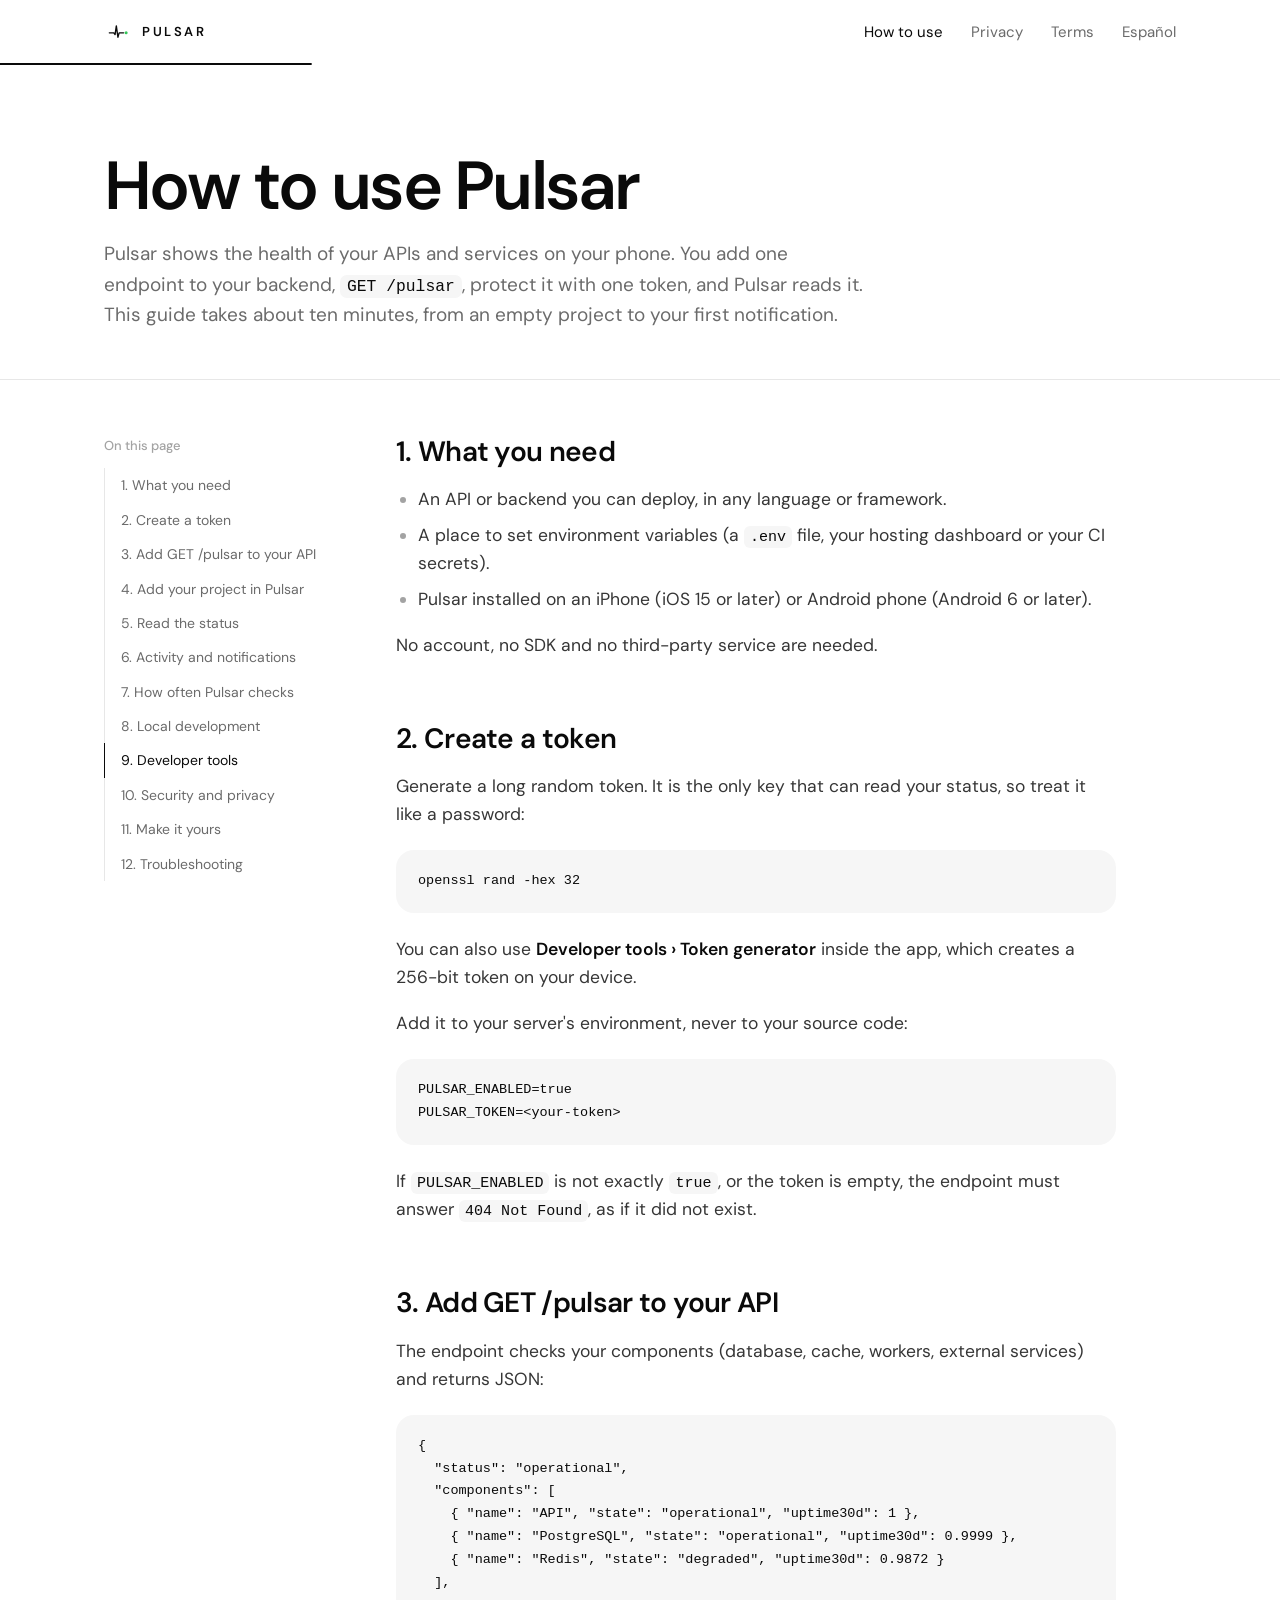
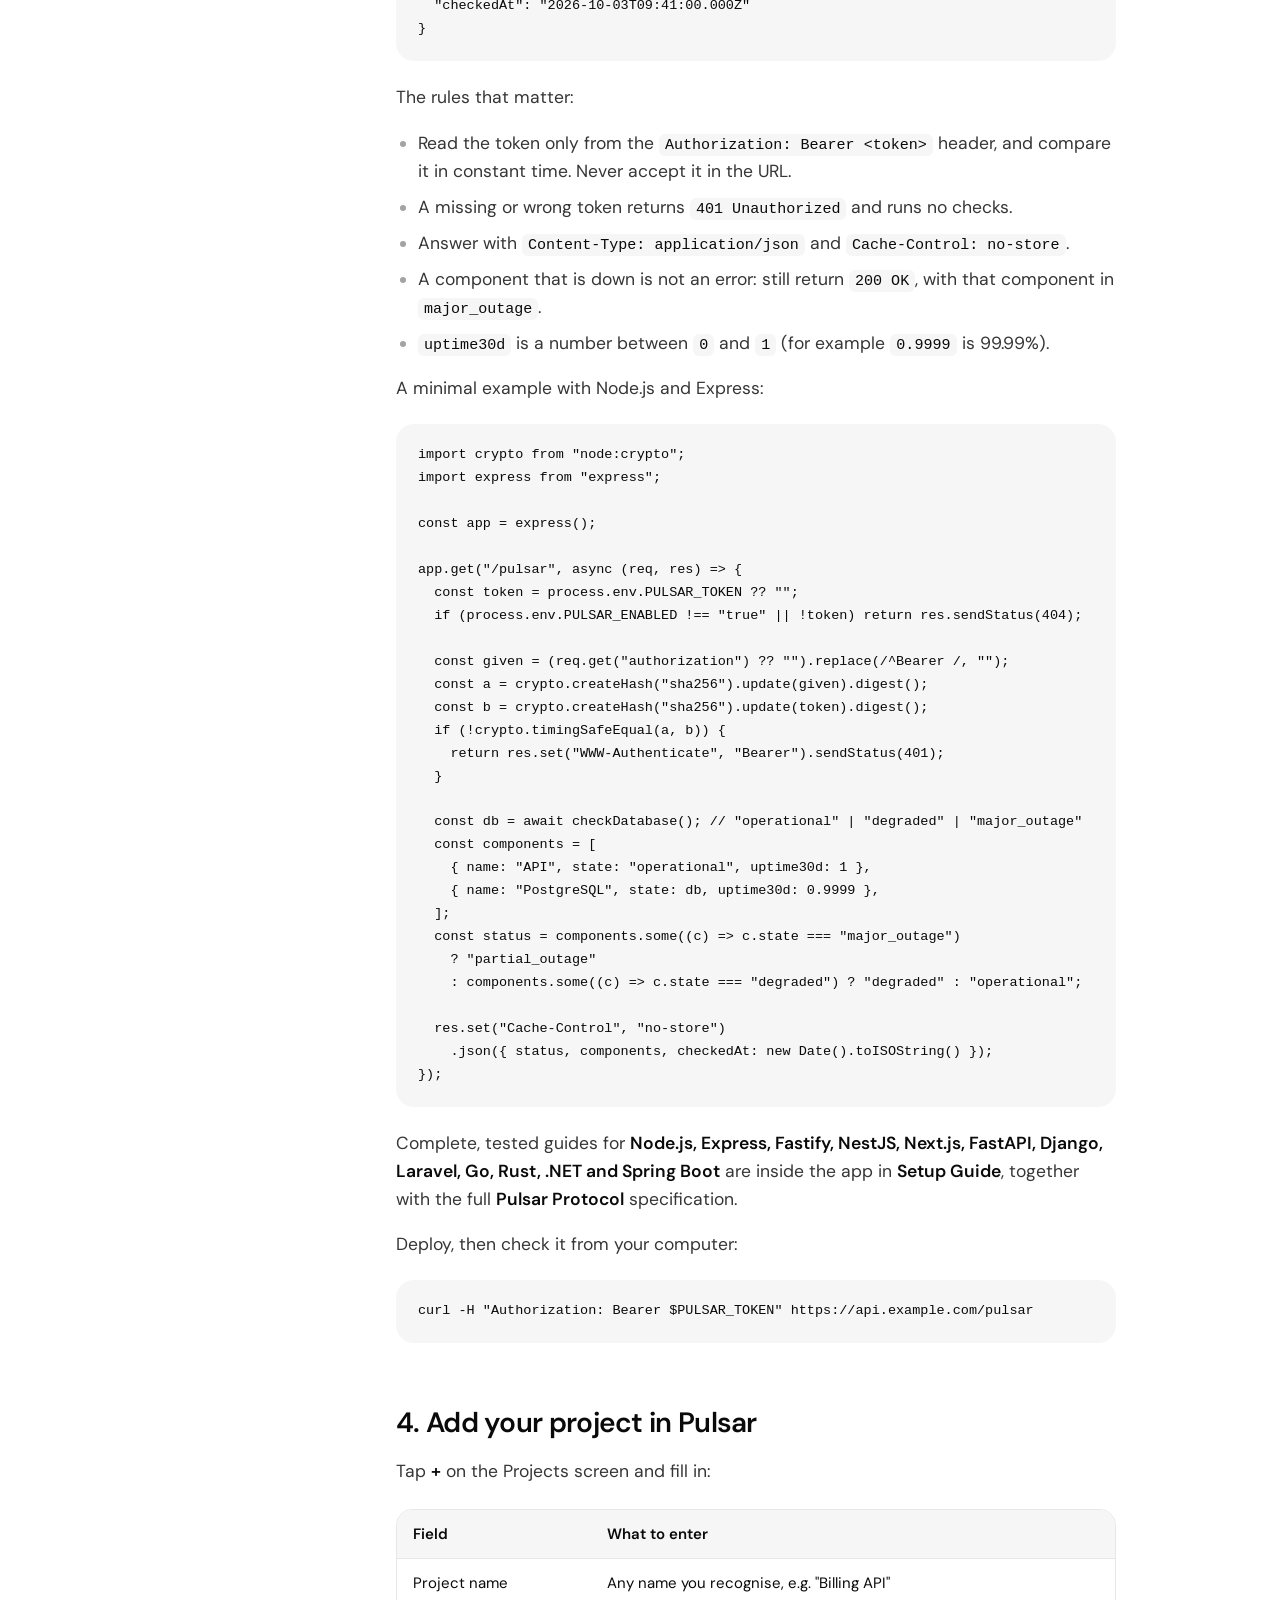
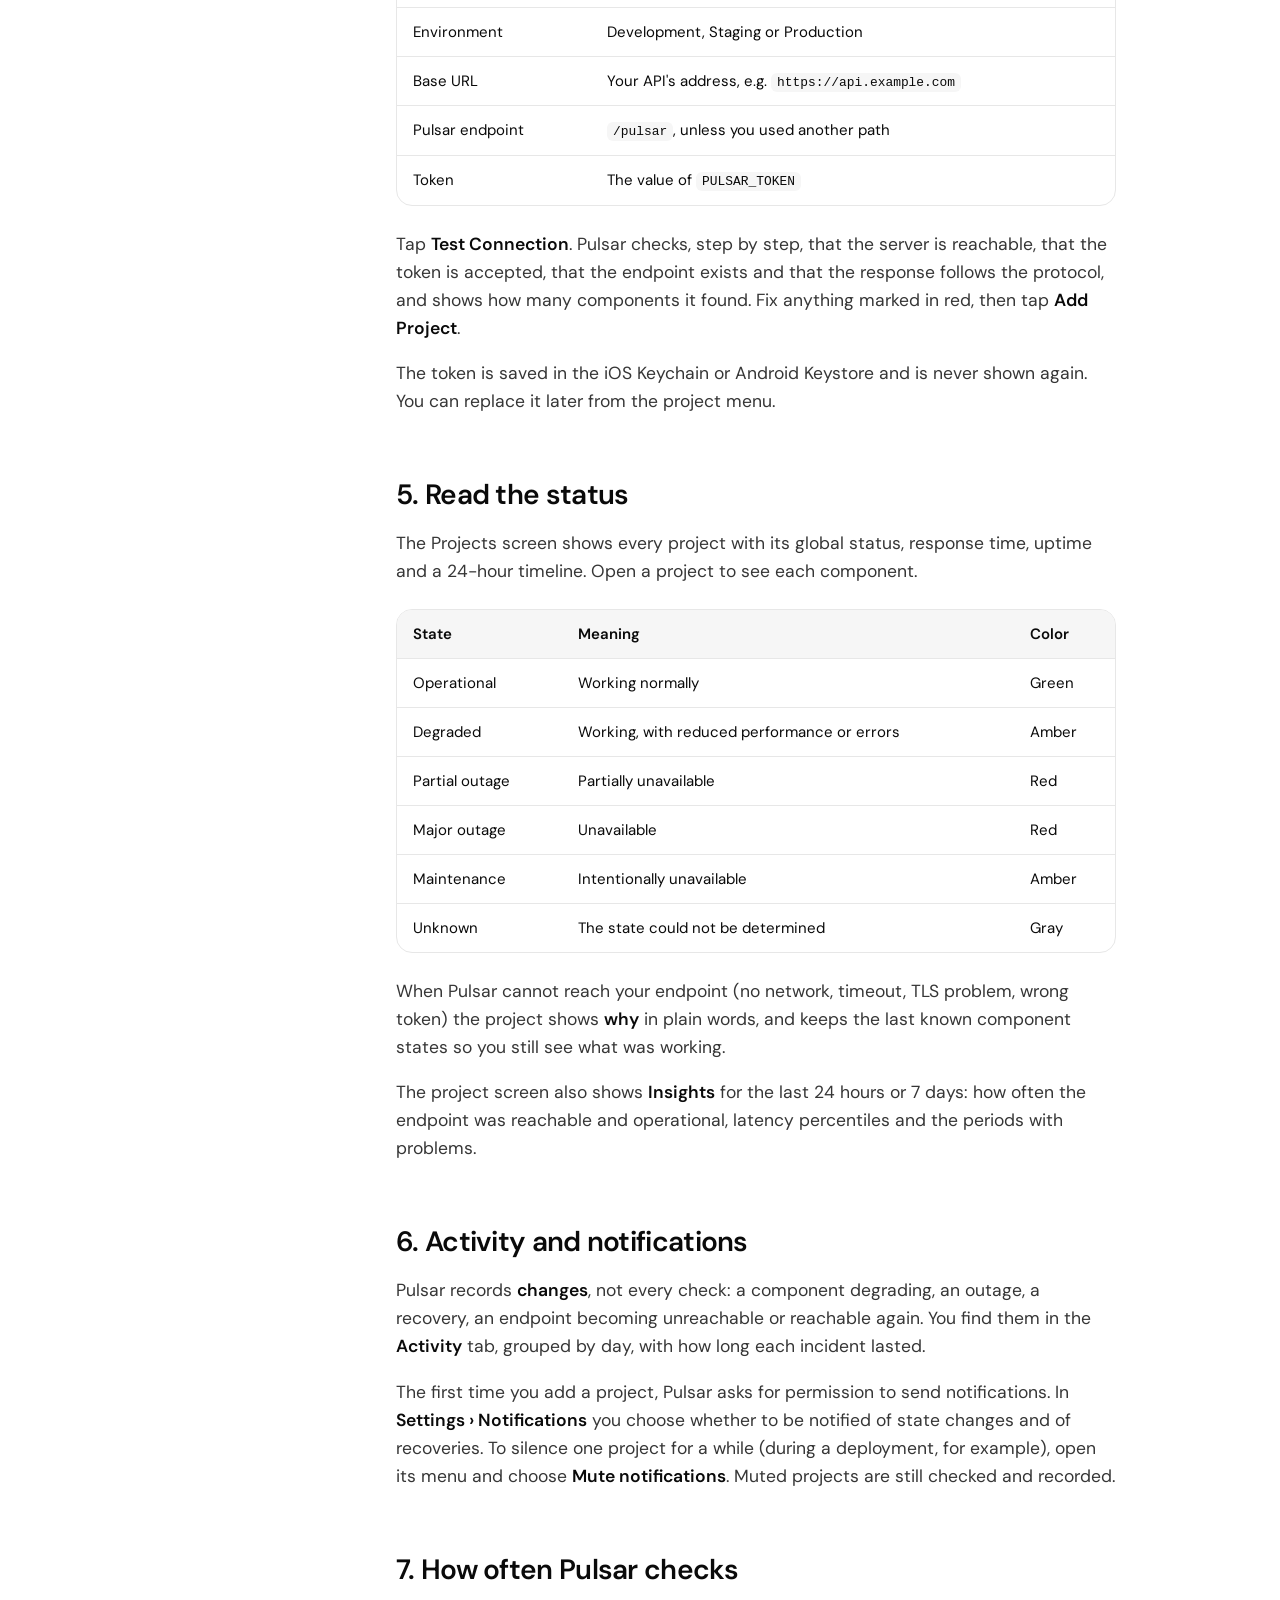
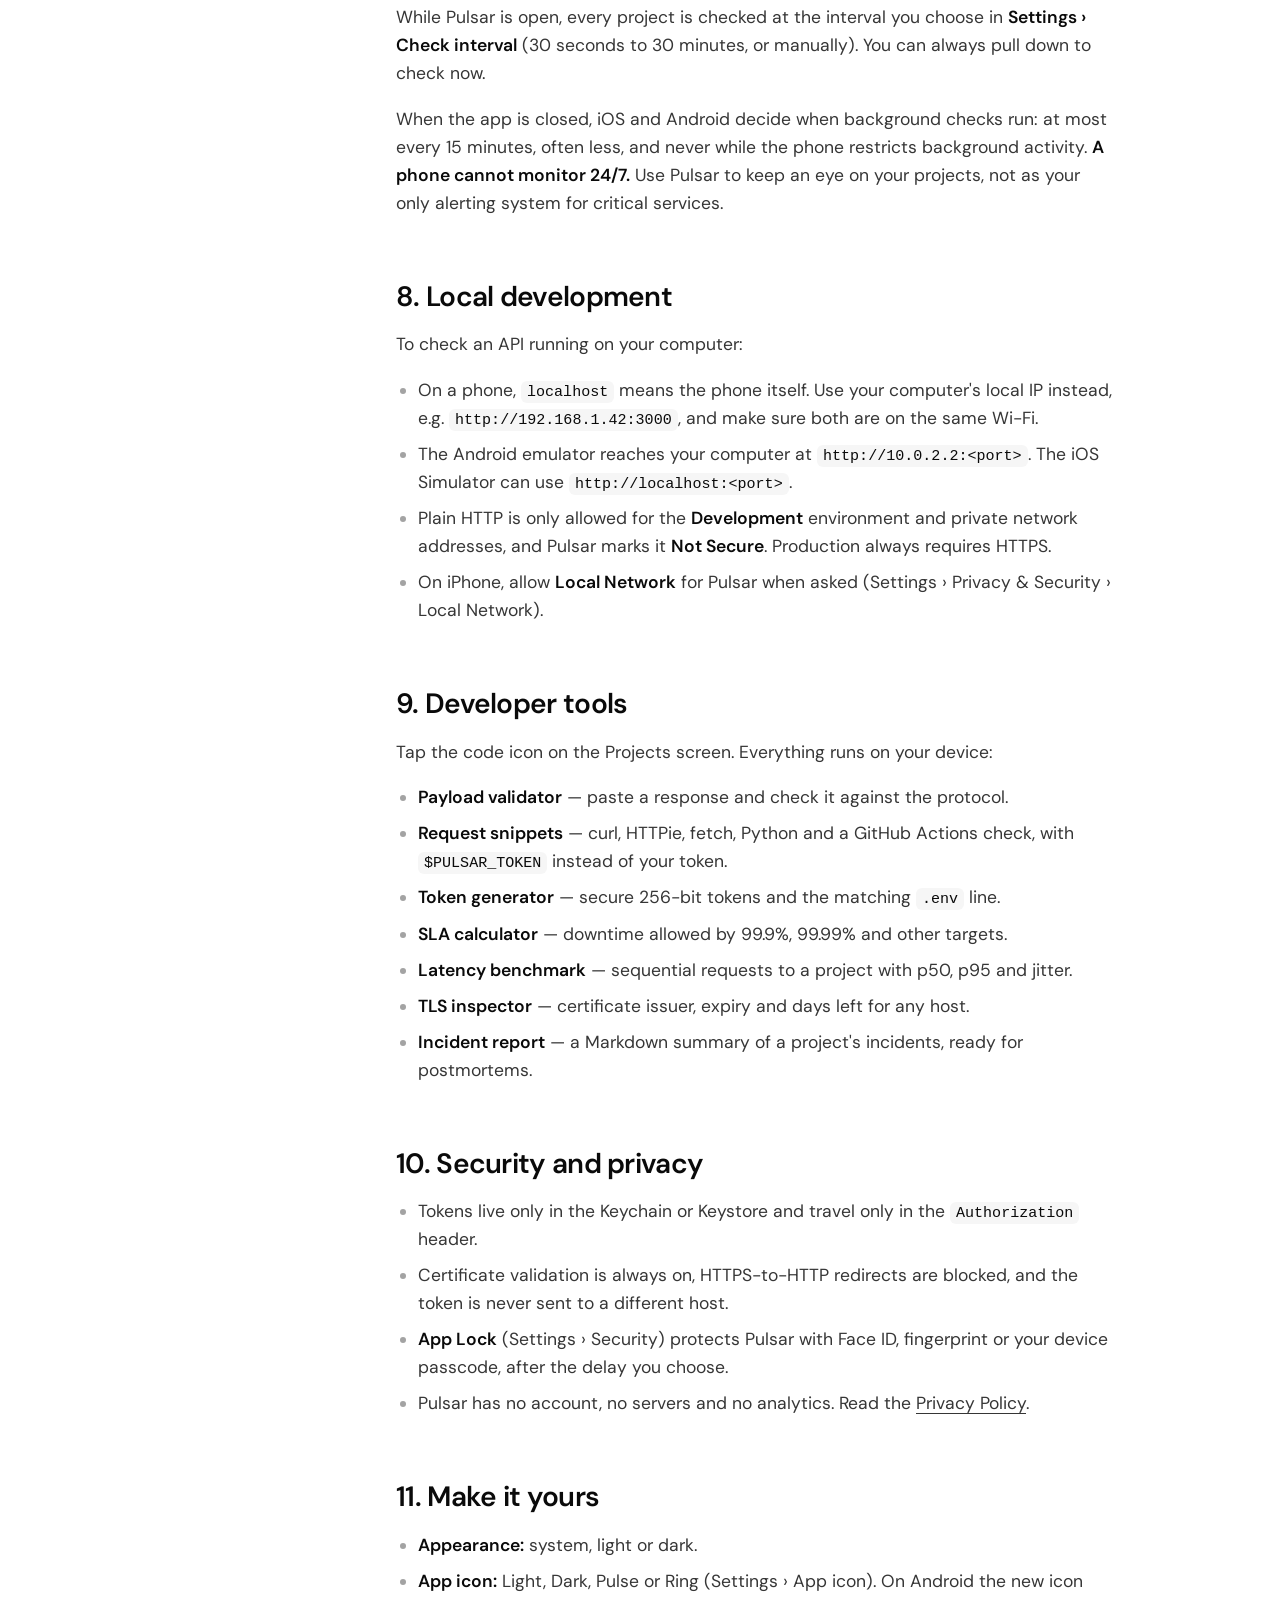
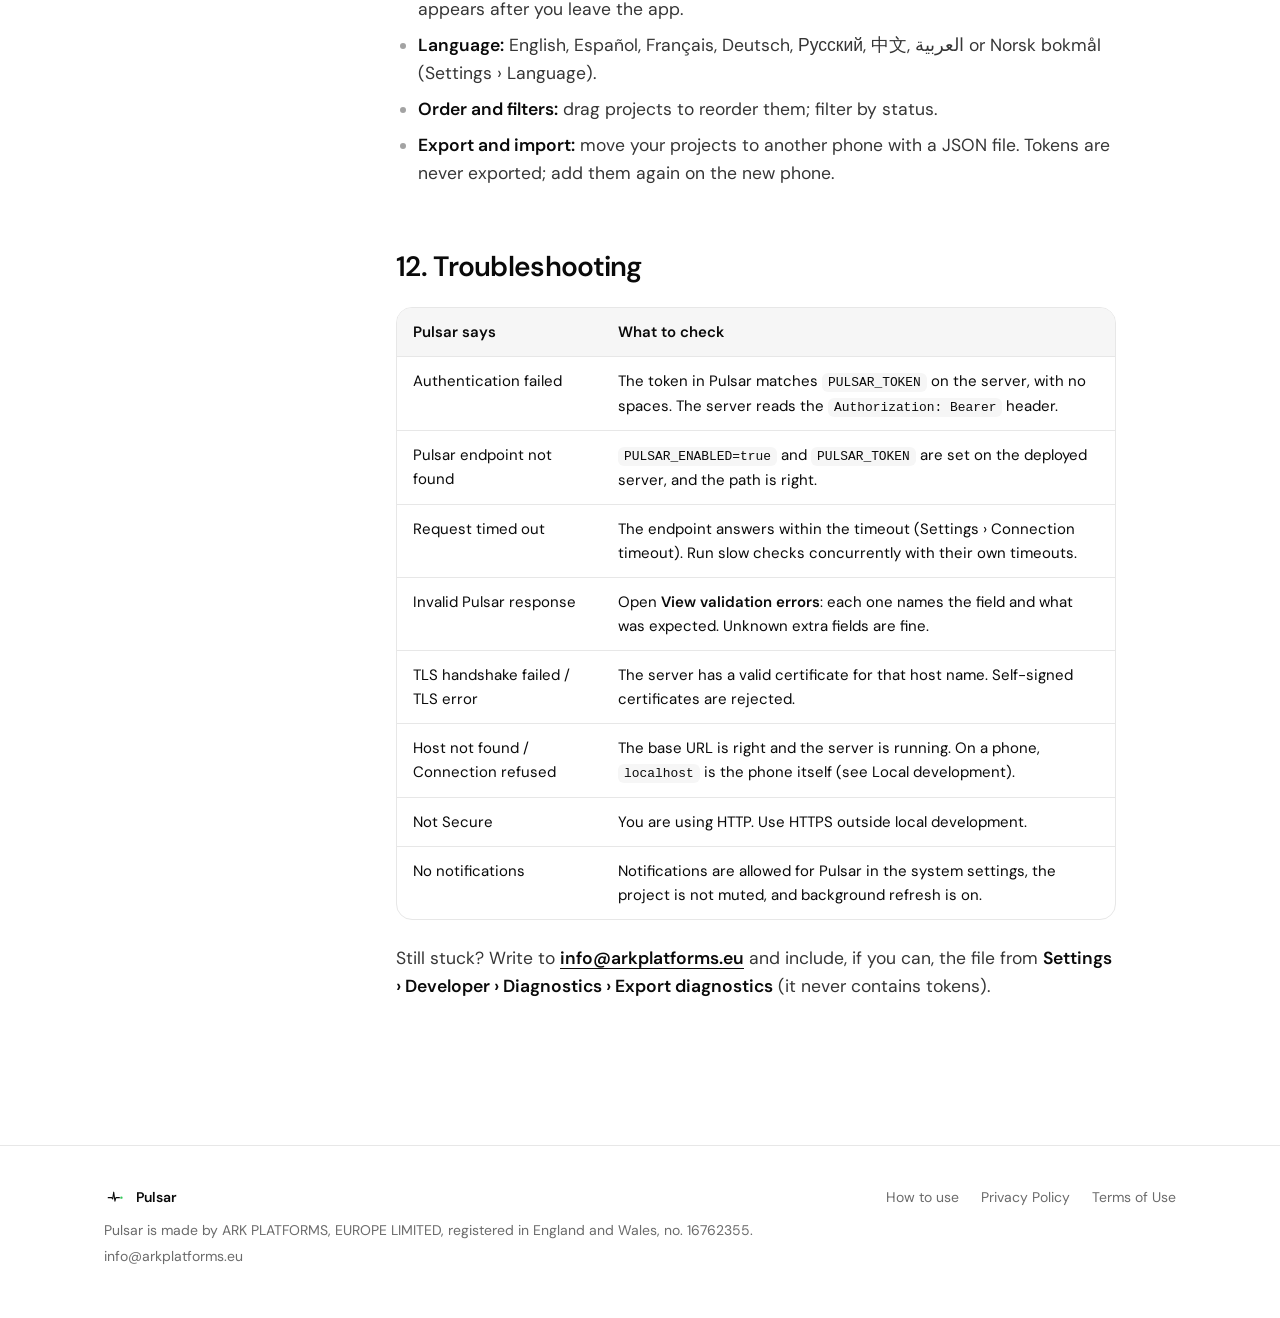
<file: how-to-use.html>
<!doctype html>
<html lang="en">
<head>
<meta charset="utf-8">
<meta name="viewport" content="width=device-width,initial-scale=1">
<title>How to use · Pulsar</title>
<meta name="description" content="Set up GET /pulsar, add your project and read its status in ten minutes.">
<meta property="og:title" content="How to use · Pulsar">
<meta property="og:description" content="Set up GET /pulsar, add your project and read its status in ten minutes.">
<meta name="theme-color" content="#ffffff" media="(prefers-color-scheme: light)">
<meta name="theme-color" content="#000000" media="(prefers-color-scheme: dark)">
<link rel="icon" href="assets/logo.svg" type="image/svg+xml">
<link rel="alternate" hreflang="es" href="./assets/how-to-use-sM4gY6fG.html">
<noscript><style>[style*=opacity\:0]{opacity:1!important;filter:none!important;transform:none!important}</style></noscript>
  <script type="module" crossorigin src="./assets/main-DSNhzzRI.js"></script>
  <link rel="stylesheet" crossorigin href="./assets/main-DHX_wrbh.css">
</head>
<body>
<div id="root" data-page="how-to-use" data-lang="en"><a class="skip" href="#main">Skip to content</a><header class="site-header"><div class="container"><a class="brand" href="index.html" aria-label="Pulsar"><svg viewBox="0 0 64 64" width="30" height="30" aria-hidden="true"><rect width="64" height="64" rx="14.4" fill="#fff"></rect><polyline points="12.2,33.9 22.4,33.9 25.3,37.8 28.2,17.9 31.8,44 34.6,33.9 44.8,33.9" fill="none" stroke="#0a0a0a" stroke-width="3.1" stroke-linecap="round" stroke-linejoin="round"></polyline><circle cx="50.6" cy="33.9" r="3.5" fill="#34C759"></circle></svg>PULSAR</a><nav class="nav" aria-label="Main"><a href="how-to-use.html" aria-current="page">How to use</a><a class="hide-sm" href="privacy.html">Privacy</a><a class="hide-sm" href="terms.html">Terms</a><a href="es/how-to-use.html" hrefLang="es">Español</a></nav></div><div class="progress" style="transform:scaleX(0)"></div></header><main id="main"><section class="doc-hero"><div class="container"><h1 style="opacity:0;transform:translateY(30px)">How to use Pulsar</h1><p style="opacity:0;transform:translateY(20px)">Pulsar shows the health of your APIs and services on your phone. You add one endpoint to your backend, <code>GET /pulsar</code>, protect it with one token, and Pulsar reads it. This guide takes about ten minutes, from an empty project to your first notification.</p></div></section><div class="container doc"><nav class="toc" aria-label="On this page"><strong>On this page</strong><ol><li><a href="#1-what-you-need" class="active">1. What you need</a></li><li><a href="#2-create-a-token">2. Create a token</a></li><li><a href="#3-add-get-pulsar-to-your-api">3. Add GET /pulsar to your API</a></li><li><a href="#4-add-your-project-in-pulsar">4. Add your project in Pulsar</a></li><li><a href="#5-read-the-status">5. Read the status</a></li><li><a href="#6-activity-and-notifications">6. Activity and notifications</a></li><li><a href="#7-how-often-pulsar-checks">7. How often Pulsar checks</a></li><li><a href="#8-local-development">8. Local development</a></li><li><a href="#9-developer-tools">9. Developer tools</a></li><li><a href="#10-security-and-privacy">10. Security and privacy</a></li><li><a href="#11-make-it-yours">11. Make it yours</a></li><li><a href="#12-troubleshooting">12. Troubleshooting</a></li></ol></nav><article class="prose" style="opacity:0"><h1>How to use Pulsar</h1>
<p>Pulsar shows the health of your APIs and services on your phone. You add <strong>one endpoint</strong> to your backend, <code>GET /pulsar</code>, protect it with <strong>one token</strong>, and Pulsar reads it. This guide takes about ten minutes, from an empty project to your first notification.</p>
<h2 id="1-what-you-need">1. What you need</h2>
<ul>
<li>An API or backend you can deploy, in any language or framework.</li>
<li>A place to set environment variables (a <code>.env</code> file, your hosting dashboard or your CI secrets).</li>
<li>Pulsar installed on an iPhone (iOS 15 or later) or Android phone (Android 6 or later).</li>
</ul>
<p>No account, no SDK and no third-party service are needed.</p>
<h2 id="2-create-a-token">2. Create a token</h2>
<p>Generate a long random token. It is the only key that can read your status, so treat it like a password:</p>
<pre><code class="language-bash">openssl rand -hex 32
</code></pre>
<p>You can also use <strong>Developer tools › Token generator</strong> inside the app, which creates a 256-bit token on your device.</p>
<p>Add it to your server&#x27;s environment, never to your source code:</p>
<pre><code class="language-env">PULSAR_ENABLED=true
PULSAR_TOKEN=&lt;your-token&gt;
</code></pre>
<p>If <code>PULSAR_ENABLED</code> is not exactly <code>true</code>, or the token is empty, the endpoint must answer <code>404 Not Found</code>, as if it did not exist.</p>
<h2 id="3-add-get-pulsar-to-your-api">3. Add GET /pulsar to your API</h2>
<p>The endpoint checks your components (database, cache, workers, external services) and returns JSON:</p>
<pre><code class="language-json">{
  &quot;status&quot;: &quot;operational&quot;,
  &quot;components&quot;: [
    { &quot;name&quot;: &quot;API&quot;, &quot;state&quot;: &quot;operational&quot;, &quot;uptime30d&quot;: 1 },
    { &quot;name&quot;: &quot;PostgreSQL&quot;, &quot;state&quot;: &quot;operational&quot;, &quot;uptime30d&quot;: 0.9999 },
    { &quot;name&quot;: &quot;Redis&quot;, &quot;state&quot;: &quot;degraded&quot;, &quot;uptime30d&quot;: 0.9872 }
  ],
  &quot;checkedAt&quot;: &quot;2026-10-03T09:41:00.000Z&quot;
}
</code></pre>
<p>The rules that matter:</p>
<ul>
<li>Read the token only from the <code>Authorization: Bearer &lt;token&gt;</code> header, and compare it in constant time. Never accept it in the URL.</li>
<li>A missing or wrong token returns <code>401 Unauthorized</code> and runs no checks.</li>
<li>Answer with <code>Content-Type: application/json</code> and <code>Cache-Control: no-store</code>.</li>
<li>A component that is down is not an error: still return <code>200 OK</code>, with that component in <code>major_outage</code>.</li>
<li><code>uptime30d</code> is a number between <code>0</code> and <code>1</code> (for example <code>0.9999</code> is 99.99%).</li>
</ul>
<p>A minimal example with Node.js and Express:</p>
<pre><code class="language-js">import crypto from &quot;node:crypto&quot;;
import express from &quot;express&quot;;

const app = express();

app.get(&quot;/pulsar&quot;, async (req, res) =&gt; {
  const token = process.env.PULSAR_TOKEN ?? &quot;&quot;;
  if (process.env.PULSAR_ENABLED !== &quot;true&quot; || !token) return res.sendStatus(404);

  const given = (req.get(&quot;authorization&quot;) ?? &quot;&quot;).replace(/^Bearer /, &quot;&quot;);
  const a = crypto.createHash(&quot;sha256&quot;).update(given).digest();
  const b = crypto.createHash(&quot;sha256&quot;).update(token).digest();
  if (!crypto.timingSafeEqual(a, b)) {
    return res.set(&quot;WWW-Authenticate&quot;, &quot;Bearer&quot;).sendStatus(401);
  }

  const db = await checkDatabase(); // &quot;operational&quot; | &quot;degraded&quot; | &quot;major_outage&quot;
  const components = [
    { name: &quot;API&quot;, state: &quot;operational&quot;, uptime30d: 1 },
    { name: &quot;PostgreSQL&quot;, state: db, uptime30d: 0.9999 },
  ];
  const status = components.some((c) =&gt; c.state === &quot;major_outage&quot;)
    ? &quot;partial_outage&quot;
    : components.some((c) =&gt; c.state === &quot;degraded&quot;) ? &quot;degraded&quot; : &quot;operational&quot;;

  res.set(&quot;Cache-Control&quot;, &quot;no-store&quot;)
    .json({ status, components, checkedAt: new Date().toISOString() });
});
</code></pre>
<p>Complete, tested guides for <strong>Node.js, Express, Fastify, NestJS, Next.js, FastAPI, Django, Laravel, Go, Rust, .NET and Spring Boot</strong> are inside the app in <strong>Setup Guide</strong>, together with the full <strong>Pulsar Protocol</strong> specification.</p>
<p>Deploy, then check it from your computer:</p>
<pre><code class="language-bash">curl -H &quot;Authorization: Bearer $PULSAR_TOKEN&quot; https://api.example.com/pulsar
</code></pre>
<h2 id="4-add-your-project-in-pulsar">4. Add your project in Pulsar</h2>
<p>Tap <strong>+</strong> on the Projects screen and fill in:</p>
<div class="table"><table><thead><tr><th>Field</th><th>What to enter</th></tr></thead><tbody><tr><td>Project name</td><td>Any name you recognise, e.g. &quot;Billing API&quot;</td></tr><tr><td>Environment</td><td>Development, Staging or Production</td></tr><tr><td>Base URL</td><td>Your API&#x27;s address, e.g. <code>https://api.example.com</code></td></tr><tr><td>Pulsar endpoint</td><td><code>/pulsar</code>, unless you used another path</td></tr><tr><td>Token</td><td>The value of <code>PULSAR_TOKEN</code></td></tr></tbody></table></div>
<p>Tap <strong>Test Connection</strong>. Pulsar checks, step by step, that the server is reachable, that the token is accepted, that the endpoint exists and that the response follows the protocol, and shows how many components it found. Fix anything marked in red, then tap <strong>Add Project</strong>.</p>
<p>The token is saved in the iOS Keychain or Android Keystore and is never shown again. You can replace it later from the project menu.</p>
<h2 id="5-read-the-status">5. Read the status</h2>
<p>The Projects screen shows every project with its global status, response time, uptime and a 24-hour timeline. Open a project to see each component.</p>
<div class="table"><table><thead><tr><th>State</th><th>Meaning</th><th>Color</th></tr></thead><tbody><tr><td>Operational</td><td>Working normally</td><td>Green</td></tr><tr><td>Degraded</td><td>Working, with reduced performance or errors</td><td>Amber</td></tr><tr><td>Partial outage</td><td>Partially unavailable</td><td>Red</td></tr><tr><td>Major outage</td><td>Unavailable</td><td>Red</td></tr><tr><td>Maintenance</td><td>Intentionally unavailable</td><td>Amber</td></tr><tr><td>Unknown</td><td>The state could not be determined</td><td>Gray</td></tr></tbody></table></div>
<p>When Pulsar cannot reach your endpoint (no network, timeout, TLS problem, wrong token) the project shows <strong>why</strong> in plain words, and keeps the last known component states so you still see what was working.</p>
<p>The project screen also shows <strong>Insights</strong> for the last 24 hours or 7 days: how often the endpoint was reachable and operational, latency percentiles and the periods with problems.</p>
<h2 id="6-activity-and-notifications">6. Activity and notifications</h2>
<p>Pulsar records <strong>changes</strong>, not every check: a component degrading, an outage, a recovery, an endpoint becoming unreachable or reachable again. You find them in the <strong>Activity</strong> tab, grouped by day, with how long each incident lasted.</p>
<p>The first time you add a project, Pulsar asks for permission to send notifications. In <strong>Settings › Notifications</strong> you choose whether to be notified of state changes and of recoveries. To silence one project for a while (during a deployment, for example), open its menu and choose <strong>Mute notifications</strong>. Muted projects are still checked and recorded.</p>
<h2 id="7-how-often-pulsar-checks">7. How often Pulsar checks</h2>
<p>While Pulsar is open, every project is checked at the interval you choose in <strong>Settings › Check interval</strong> (30 seconds to 30 minutes, or manually). You can always pull down to check now.</p>
<p>When the app is closed, iOS and Android decide when background checks run: at most every 15 minutes, often less, and never while the phone restricts background activity. <strong>A phone cannot monitor 24/7.</strong> Use Pulsar to keep an eye on your projects, not as your only alerting system for critical services.</p>
<h2 id="8-local-development">8. Local development</h2>
<p>To check an API running on your computer:</p>
<ul>
<li>On a phone, <code>localhost</code> means the phone itself. Use your computer&#x27;s local IP instead, e.g. <code>http://192.168.1.42:3000</code>, and make sure both are on the same Wi-Fi.</li>
<li>The Android emulator reaches your computer at <code>http://10.0.2.2:&lt;port&gt;</code>. The iOS Simulator can use <code>http://localhost:&lt;port&gt;</code>.</li>
<li>Plain HTTP is only allowed for the <strong>Development</strong> environment and private network addresses, and Pulsar marks it <strong>Not Secure</strong>. Production always requires HTTPS.</li>
<li>On iPhone, allow <strong>Local Network</strong> for Pulsar when asked (Settings › Privacy &amp; Security › Local Network).</li>
</ul>
<h2 id="9-developer-tools">9. Developer tools</h2>
<p>Tap the code icon on the Projects screen. Everything runs on your device:</p>
<ul>
<li><strong>Payload validator</strong> — paste a response and check it against the protocol.</li>
<li><strong>Request snippets</strong> — curl, HTTPie, fetch, Python and a GitHub Actions check, with <code>$PULSAR_TOKEN</code> instead of your token.</li>
<li><strong>Token generator</strong> — secure 256-bit tokens and the matching <code>.env</code> line.</li>
<li><strong>SLA calculator</strong> — downtime allowed by 99.9%, 99.99% and other targets.</li>
<li><strong>Latency benchmark</strong> — sequential requests to a project with p50, p95 and jitter.</li>
<li><strong>TLS inspector</strong> — certificate issuer, expiry and days left for any host.</li>
<li><strong>Incident report</strong> — a Markdown summary of a project&#x27;s incidents, ready for postmortems.</li>
</ul>
<h2 id="10-security-and-privacy">10. Security and privacy</h2>
<ul>
<li>Tokens live only in the Keychain or Keystore and travel only in the <code>Authorization</code> header.</li>
<li>Certificate validation is always on, HTTPS-to-HTTP redirects are blocked, and the token is never sent to a different host.</li>
<li><strong>App Lock</strong> (Settings › Security) protects Pulsar with Face ID, fingerprint or your device passcode, after the delay you choose.</li>
<li>Pulsar has no account, no servers and no analytics. Read the <a href="privacy.html">Privacy Policy</a>.</li>
</ul>
<h2 id="11-make-it-yours">11. Make it yours</h2>
<ul>
<li><strong>Appearance:</strong> system, light or dark.</li>
<li><strong>App icon:</strong> Light, Dark, Pulse or Ring (Settings › App icon). On Android the new icon appears after you leave the app.</li>
<li><strong>Language:</strong> English, Español, Français, Deutsch, Русский, 中文, العربية or Norsk bokmål (Settings › Language).</li>
<li><strong>Order and filters:</strong> drag projects to reorder them; filter by status.</li>
<li><strong>Export and import:</strong> move your projects to another phone with a JSON file. Tokens are never exported; add them again on the new phone.</li>
</ul>
<h2 id="12-troubleshooting">12. Troubleshooting</h2>
<div class="table"><table><thead><tr><th>Pulsar says</th><th>What to check</th></tr></thead><tbody><tr><td>Authentication failed</td><td>The token in Pulsar matches <code>PULSAR_TOKEN</code> on the server, with no spaces. The server reads the <code>Authorization: Bearer</code> header.</td></tr><tr><td>Pulsar endpoint not found</td><td><code>PULSAR_ENABLED=true</code> and <code>PULSAR_TOKEN</code> are set on the deployed server, and the path is right.</td></tr><tr><td>Request timed out</td><td>The endpoint answers within the timeout (Settings › Connection timeout). Run slow checks concurrently with their own timeouts.</td></tr><tr><td>Invalid Pulsar response</td><td>Open <strong>View validation errors</strong>: each one names the field and what was expected. Unknown extra fields are fine.</td></tr><tr><td>TLS handshake failed / TLS error</td><td>The server has a valid certificate for that host name. Self-signed certificates are rejected.</td></tr><tr><td>Host not found / Connection refused</td><td>The base URL is right and the server is running. On a phone, <code>localhost</code> is the phone itself (see Local development).</td></tr><tr><td>Not Secure</td><td>You are using HTTP. Use HTTPS outside local development.</td></tr><tr><td>No notifications</td><td>Notifications are allowed for Pulsar in the system settings, the project is not muted, and background refresh is on.</td></tr></tbody></table></div>
<p>Still stuck? Write to <strong><a href="mailto:info@arkplatforms.eu">info@arkplatforms.eu</a></strong> and include, if you can, the file from <strong>Settings › Developer › Diagnostics › Export diagnostics</strong> (it never contains tokens).</p></article></div></main><footer class="site-footer"><div class="container"><div class="who"><strong><svg viewBox="0 0 64 64" width="22" height="22" aria-hidden="true"><rect width="64" height="64" rx="14.4" fill="#fff"></rect><polyline points="12.2,33.9 22.4,33.9 25.3,37.8 28.2,17.9 31.8,44 34.6,33.9 44.8,33.9" fill="none" stroke="#0a0a0a" stroke-width="3.1" stroke-linecap="round" stroke-linejoin="round"></polyline><circle cx="50.6" cy="33.9" r="3.5" fill="#34C759"></circle></svg>Pulsar</strong><span>Pulsar is made by ARK PLATFORMS, EUROPE LIMITED, registered in England and Wales, no. 16762355.</span><a href="mailto:info@arkplatforms.eu">info@arkplatforms.eu</a></div><nav aria-label="Footer"><a href="how-to-use.html">How to use</a><a href="privacy.html">Privacy Policy</a><a href="terms.html">Terms of Use</a></nav></div></footer></div>
</body>
</html>
</file>
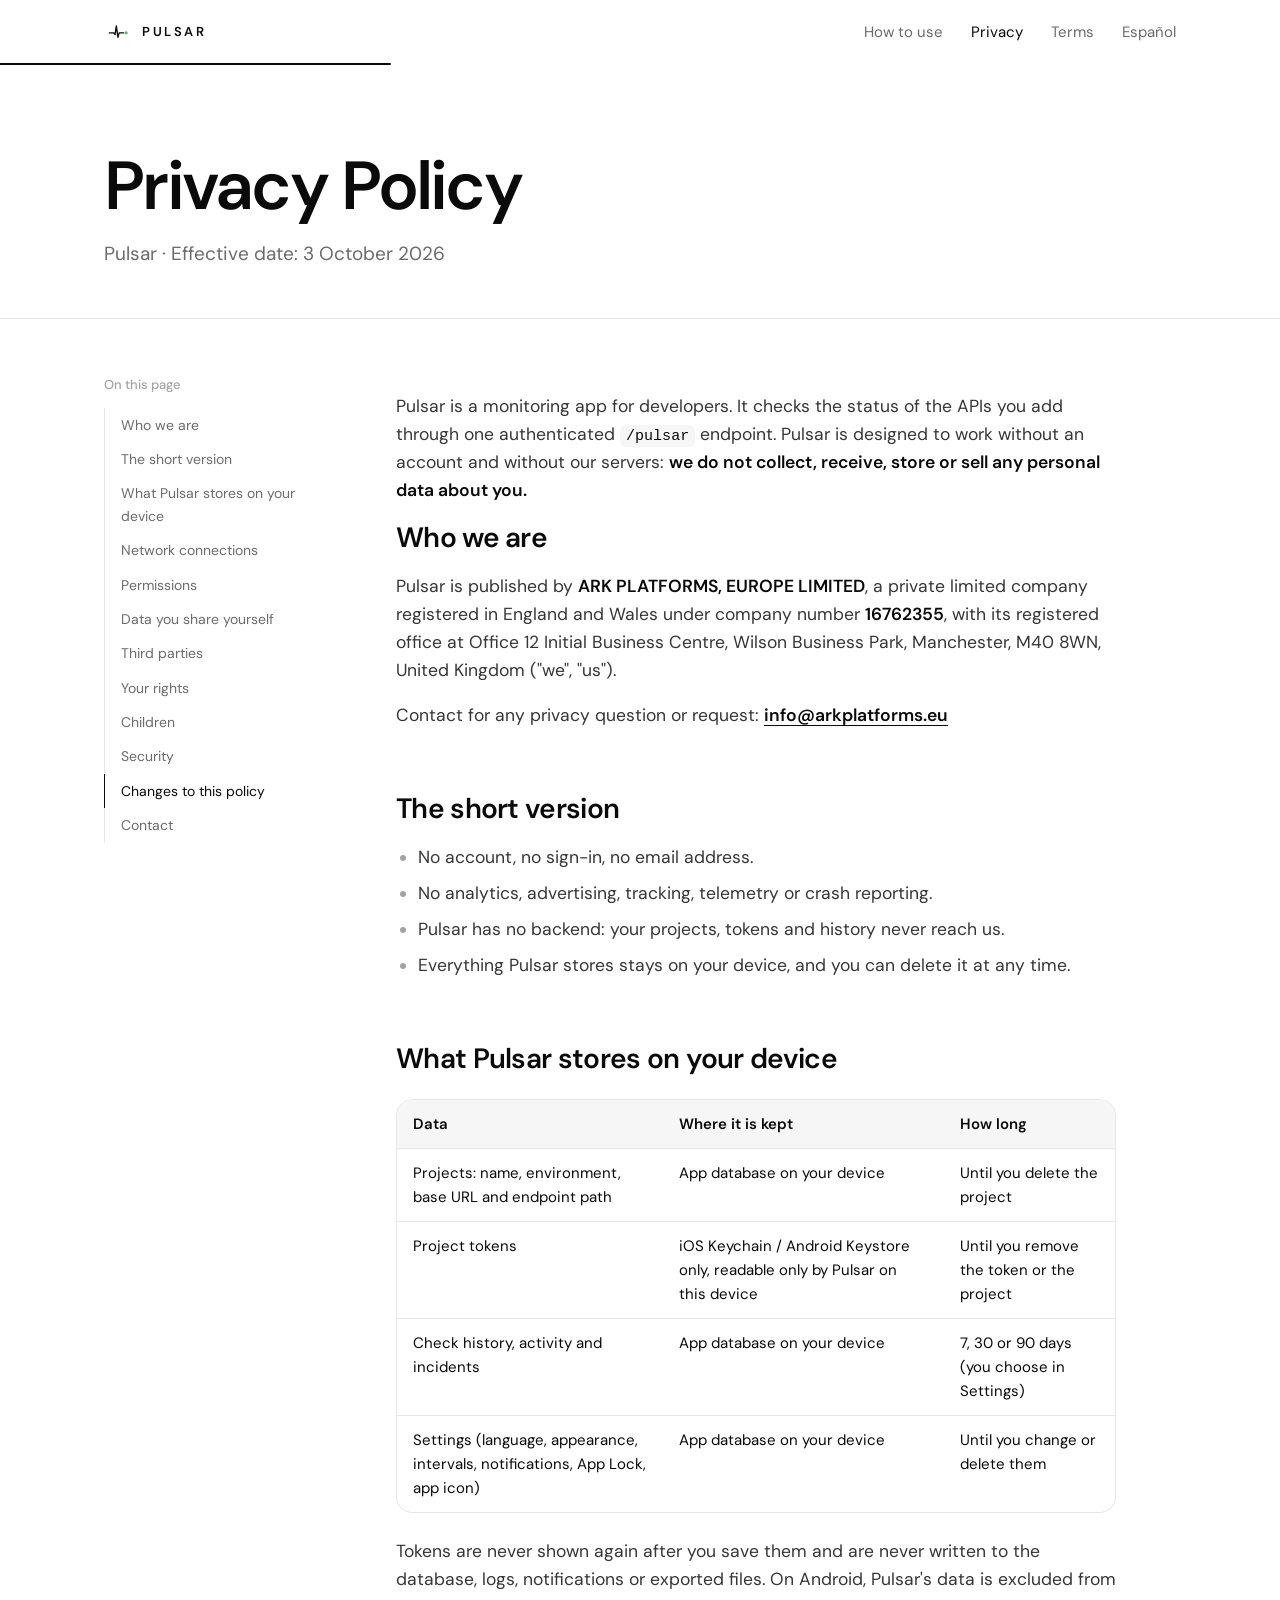
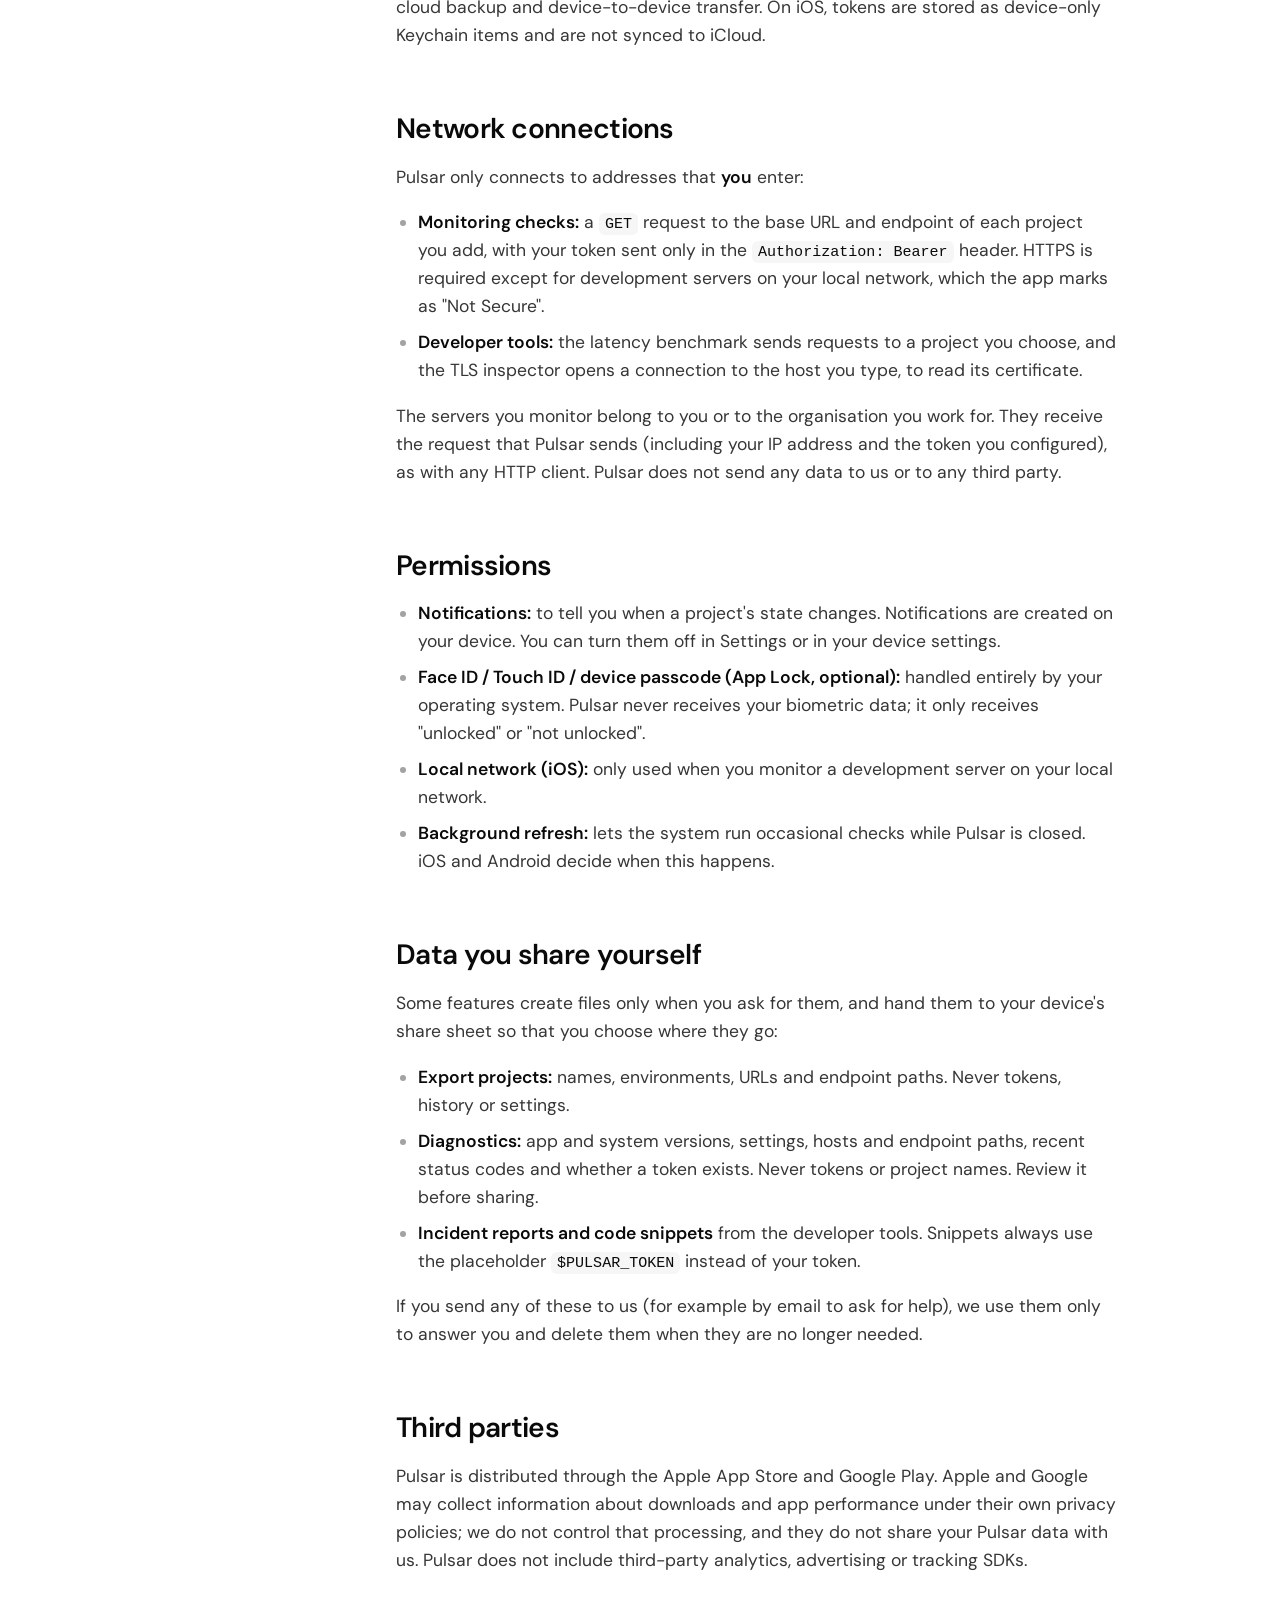
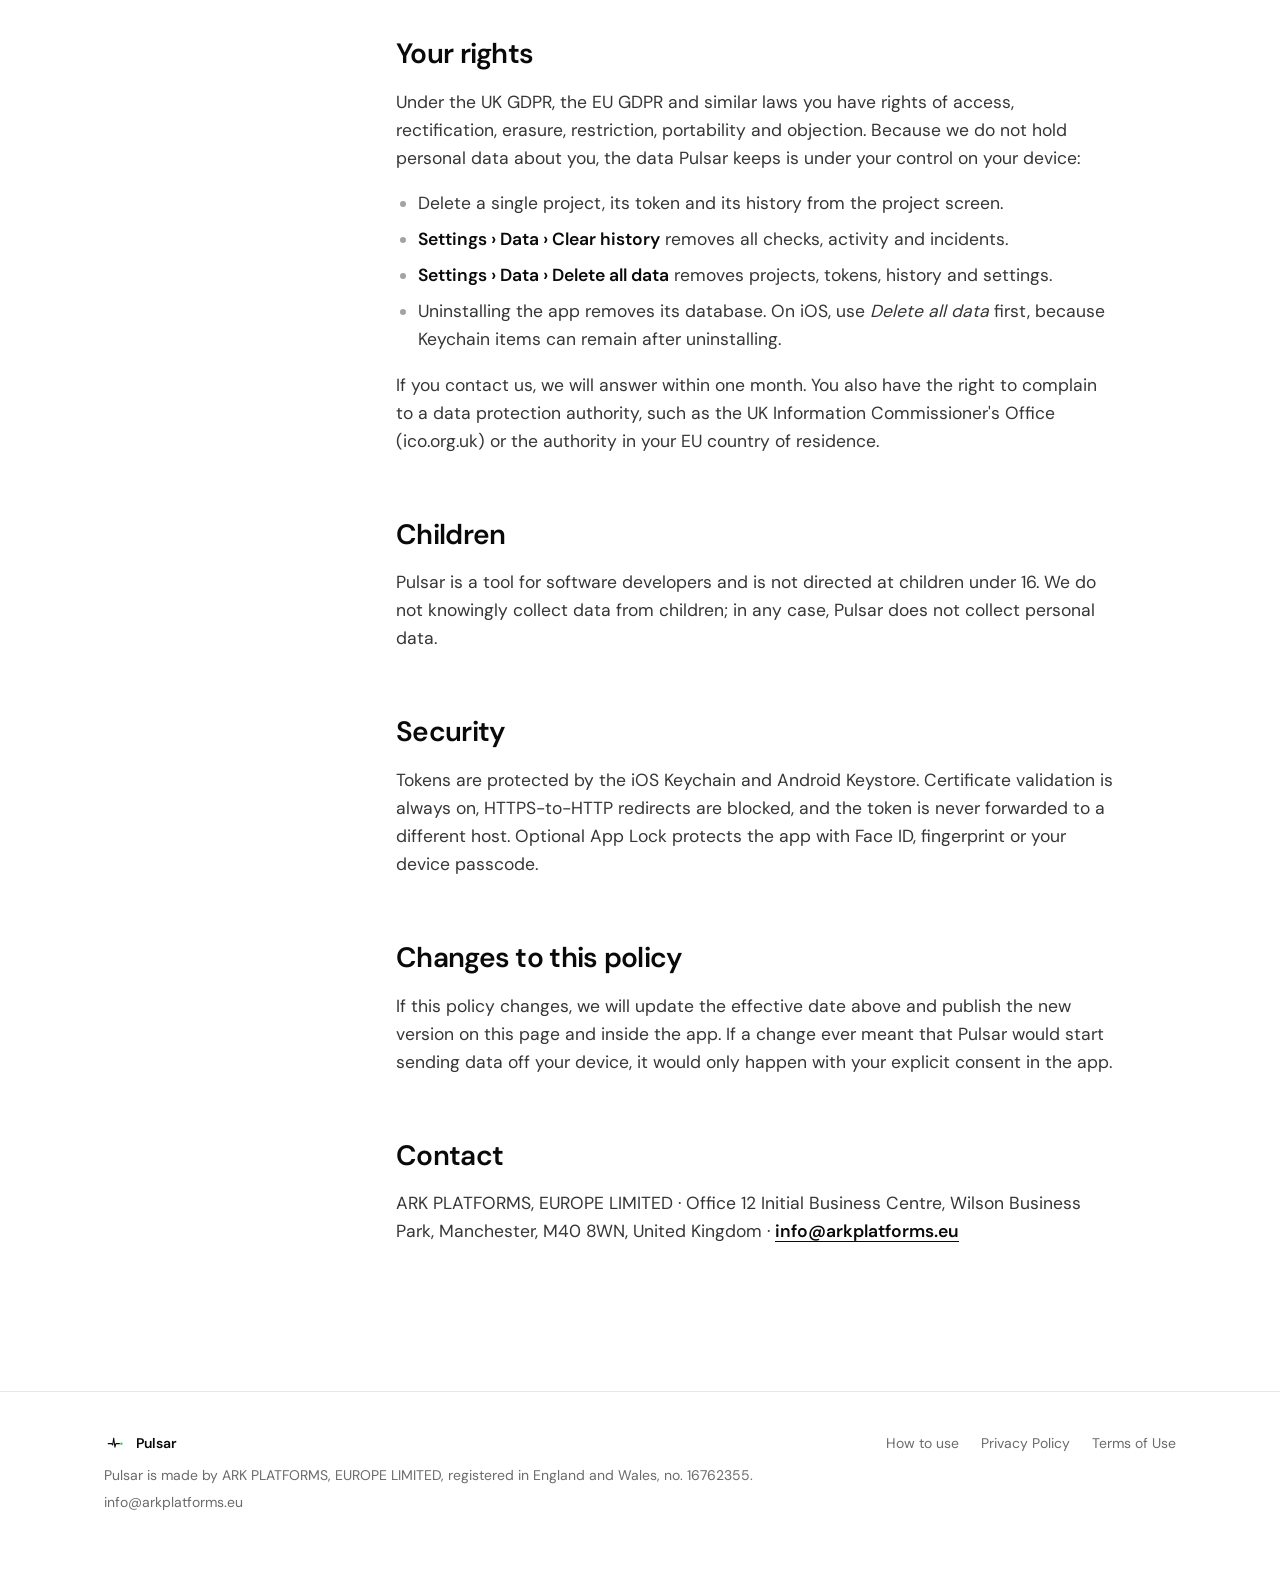
<file: privacy.html>
<!doctype html>
<html lang="en">
<head>
<meta charset="utf-8">
<meta name="viewport" content="width=device-width,initial-scale=1">
<title>Privacy Policy · Pulsar</title>
<meta name="description" content="Pulsar collects no personal data. Everything stays on your device.">
<meta property="og:title" content="Privacy Policy · Pulsar">
<meta property="og:description" content="Pulsar collects no personal data. Everything stays on your device.">
<meta name="theme-color" content="#ffffff" media="(prefers-color-scheme: light)">
<meta name="theme-color" content="#000000" media="(prefers-color-scheme: dark)">
<link rel="icon" href="assets/logo.svg" type="image/svg+xml">
<link rel="alternate" hreflang="es" href="./assets/privacy-DRJifZoT.html">
<noscript><style>[style*=opacity\:0]{opacity:1!important;filter:none!important;transform:none!important}</style></noscript>
  <script type="module" crossorigin src="./assets/main-DSNhzzRI.js"></script>
  <link rel="stylesheet" crossorigin href="./assets/main-DHX_wrbh.css">
</head>
<body>
<div id="root" data-page="privacy" data-lang="en"><a class="skip" href="#main">Skip to content</a><header class="site-header"><div class="container"><a class="brand" href="index.html" aria-label="Pulsar"><svg viewBox="0 0 64 64" width="30" height="30" aria-hidden="true"><rect width="64" height="64" rx="14.4" fill="#fff"></rect><polyline points="12.2,33.9 22.4,33.9 25.3,37.8 28.2,17.9 31.8,44 34.6,33.9 44.8,33.9" fill="none" stroke="#0a0a0a" stroke-width="3.1" stroke-linecap="round" stroke-linejoin="round"></polyline><circle cx="50.6" cy="33.9" r="3.5" fill="#34C759"></circle></svg>PULSAR</a><nav class="nav" aria-label="Main"><a href="how-to-use.html">How to use</a><a class="hide-sm" href="privacy.html" aria-current="page">Privacy</a><a class="hide-sm" href="terms.html">Terms</a><a href="es/privacy.html" hrefLang="es">Español</a></nav></div><div class="progress" style="transform:scaleX(0)"></div></header><main id="main"><section class="doc-hero"><div class="container"><h1 style="opacity:0;transform:translateY(30px)">Privacy Policy</h1><p style="opacity:0;transform:translateY(20px)">Pulsar · Effective date: 3 October 2026</p></div></section><div class="container doc"><nav class="toc" aria-label="On this page"><strong>On this page</strong><ol><li><a href="#who-we-are" class="active">Who we are</a></li><li><a href="#the-short-version">The short version</a></li><li><a href="#what-pulsar-stores-on-your-device">What Pulsar stores on your device</a></li><li><a href="#network-connections">Network connections</a></li><li><a href="#permissions">Permissions</a></li><li><a href="#data-you-share-yourself">Data you share yourself</a></li><li><a href="#third-parties">Third parties</a></li><li><a href="#your-rights">Your rights</a></li><li><a href="#children">Children</a></li><li><a href="#security">Security</a></li><li><a href="#changes-to-this-policy">Changes to this policy</a></li><li><a href="#contact">Contact</a></li></ol></nav><article class="prose" style="opacity:0"><h1>Privacy Policy</h1>
<p><strong>Pulsar</strong> · Effective date: 3 October 2026</p>
<p>Pulsar is a monitoring app for developers. It checks the status of the APIs you add through one authenticated <code>/pulsar</code> endpoint. Pulsar is designed to work without an account and without our servers: <strong>we do not collect, receive, store or sell any personal data about you.</strong></p>
<h2 id="who-we-are">Who we are</h2>
<p>Pulsar is published by <strong>ARK PLATFORMS, EUROPE LIMITED</strong>, a private limited company registered in England and Wales under company number <strong>16762355</strong>, with its registered office at Office 12 Initial Business Centre, Wilson Business Park, Manchester, M40 8WN, United Kingdom (&quot;we&quot;, &quot;us&quot;).</p>
<p>Contact for any privacy question or request: <strong><a href="mailto:info@arkplatforms.eu">info@arkplatforms.eu</a></strong></p>
<h2 id="the-short-version">The short version</h2>
<ul>
<li>No account, no sign-in, no email address.</li>
<li>No analytics, advertising, tracking, telemetry or crash reporting.</li>
<li>Pulsar has no backend: your projects, tokens and history never reach us.</li>
<li>Everything Pulsar stores stays on your device, and you can delete it at any time.</li>
</ul>
<h2 id="what-pulsar-stores-on-your-device">What Pulsar stores on your device</h2>
<div class="table"><table><thead><tr><th>Data</th><th>Where it is kept</th><th>How long</th></tr></thead><tbody><tr><td>Projects: name, environment, base URL and endpoint path</td><td>App database on your device</td><td>Until you delete the project</td></tr><tr><td>Project tokens</td><td>iOS Keychain / Android Keystore only, readable only by Pulsar on this device</td><td>Until you remove the token or the project</td></tr><tr><td>Check history, activity and incidents</td><td>App database on your device</td><td>7, 30 or 90 days (you choose in Settings)</td></tr><tr><td>Settings (language, appearance, intervals, notifications, App Lock, app icon)</td><td>App database on your device</td><td>Until you change or delete them</td></tr></tbody></table></div>
<p>Tokens are never shown again after you save them and are never written to the database, logs, notifications or exported files. On Android, Pulsar&#x27;s data is excluded from cloud backup and device-to-device transfer. On iOS, tokens are stored as device-only Keychain items and are not synced to iCloud.</p>
<h2 id="network-connections">Network connections</h2>
<p>Pulsar only connects to addresses that <strong>you</strong> enter:</p>
<ul>
<li><strong>Monitoring checks:</strong> a <code>GET</code> request to the base URL and endpoint of each project you add, with your token sent only in the <code>Authorization: Bearer</code> header. HTTPS is required except for development servers on your local network, which the app marks as &quot;Not Secure&quot;.</li>
<li><strong>Developer tools:</strong> the latency benchmark sends requests to a project you choose, and the TLS inspector opens a connection to the host you type, to read its certificate.</li>
</ul>
<p>The servers you monitor belong to you or to the organisation you work for. They receive the request that Pulsar sends (including your IP address and the token you configured), as with any HTTP client. Pulsar does not send any data to us or to any third party.</p>
<h2 id="permissions">Permissions</h2>
<ul>
<li><strong>Notifications:</strong> to tell you when a project&#x27;s state changes. Notifications are created on your device. You can turn them off in Settings or in your device settings.</li>
<li><strong>Face ID / Touch ID / device passcode (App Lock, optional):</strong> handled entirely by your operating system. Pulsar never receives your biometric data; it only receives &quot;unlocked&quot; or &quot;not unlocked&quot;.</li>
<li><strong>Local network (iOS):</strong> only used when you monitor a development server on your local network.</li>
<li><strong>Background refresh:</strong> lets the system run occasional checks while Pulsar is closed. iOS and Android decide when this happens.</li>
</ul>
<h2 id="data-you-share-yourself">Data you share yourself</h2>
<p>Some features create files only when you ask for them, and hand them to your device&#x27;s share sheet so that you choose where they go:</p>
<ul>
<li><strong>Export projects:</strong> names, environments, URLs and endpoint paths. Never tokens, history or settings.</li>
<li><strong>Diagnostics:</strong> app and system versions, settings, hosts and endpoint paths, recent status codes and whether a token exists. Never tokens or project names. Review it before sharing.</li>
<li><strong>Incident reports and code snippets</strong> from the developer tools. Snippets always use the placeholder <code>$PULSAR_TOKEN</code> instead of your token.</li>
</ul>
<p>If you send any of these to us (for example by email to ask for help), we use them only to answer you and delete them when they are no longer needed.</p>
<h2 id="third-parties">Third parties</h2>
<p>Pulsar is distributed through the Apple App Store and Google Play. Apple and Google may collect information about downloads and app performance under their own privacy policies; we do not control that processing, and they do not share your Pulsar data with us. Pulsar does not include third-party analytics, advertising or tracking SDKs.</p>
<h2 id="your-rights">Your rights</h2>
<p>Under the UK GDPR, the EU GDPR and similar laws you have rights of access, rectification, erasure, restriction, portability and objection. Because we do not hold personal data about you, the data Pulsar keeps is under your control on your device:</p>
<ul>
<li>Delete a single project, its token and its history from the project screen.</li>
<li><strong>Settings › Data › Clear history</strong> removes all checks, activity and incidents.</li>
<li><strong>Settings › Data › Delete all data</strong> removes projects, tokens, history and settings.</li>
<li>Uninstalling the app removes its database. On iOS, use <em>Delete all data</em> first, because Keychain items can remain after uninstalling.</li>
</ul>
<p>If you contact us, we will answer within one month. You also have the right to complain to a data protection authority, such as the UK Information Commissioner&#x27;s Office (ico.org.uk) or the authority in your EU country of residence.</p>
<h2 id="children">Children</h2>
<p>Pulsar is a tool for software developers and is not directed at children under 16. We do not knowingly collect data from children; in any case, Pulsar does not collect personal data.</p>
<h2 id="security">Security</h2>
<p>Tokens are protected by the iOS Keychain and Android Keystore. Certificate validation is always on, HTTPS-to-HTTP redirects are blocked, and the token is never forwarded to a different host. Optional App Lock protects the app with Face ID, fingerprint or your device passcode.</p>
<h2 id="changes-to-this-policy">Changes to this policy</h2>
<p>If this policy changes, we will update the effective date above and publish the new version on this page and inside the app. If a change ever meant that Pulsar would start sending data off your device, it would only happen with your explicit consent in the app.</p>
<h2 id="contact">Contact</h2>
<p>ARK PLATFORMS, EUROPE LIMITED · Office 12 Initial Business Centre, Wilson Business Park, Manchester, M40 8WN, United Kingdom · <strong><a href="mailto:info@arkplatforms.eu">info@arkplatforms.eu</a></strong></p></article></div></main><footer class="site-footer"><div class="container"><div class="who"><strong><svg viewBox="0 0 64 64" width="22" height="22" aria-hidden="true"><rect width="64" height="64" rx="14.4" fill="#fff"></rect><polyline points="12.2,33.9 22.4,33.9 25.3,37.8 28.2,17.9 31.8,44 34.6,33.9 44.8,33.9" fill="none" stroke="#0a0a0a" stroke-width="3.1" stroke-linecap="round" stroke-linejoin="round"></polyline><circle cx="50.6" cy="33.9" r="3.5" fill="#34C759"></circle></svg>Pulsar</strong><span>Pulsar is made by ARK PLATFORMS, EUROPE LIMITED, registered in England and Wales, no. 16762355.</span><a href="mailto:info@arkplatforms.eu">info@arkplatforms.eu</a></div><nav aria-label="Footer"><a href="how-to-use.html">How to use</a><a href="privacy.html">Privacy Policy</a><a href="terms.html">Terms of Use</a></nav></div></footer></div>
</body>
</html>
</file>
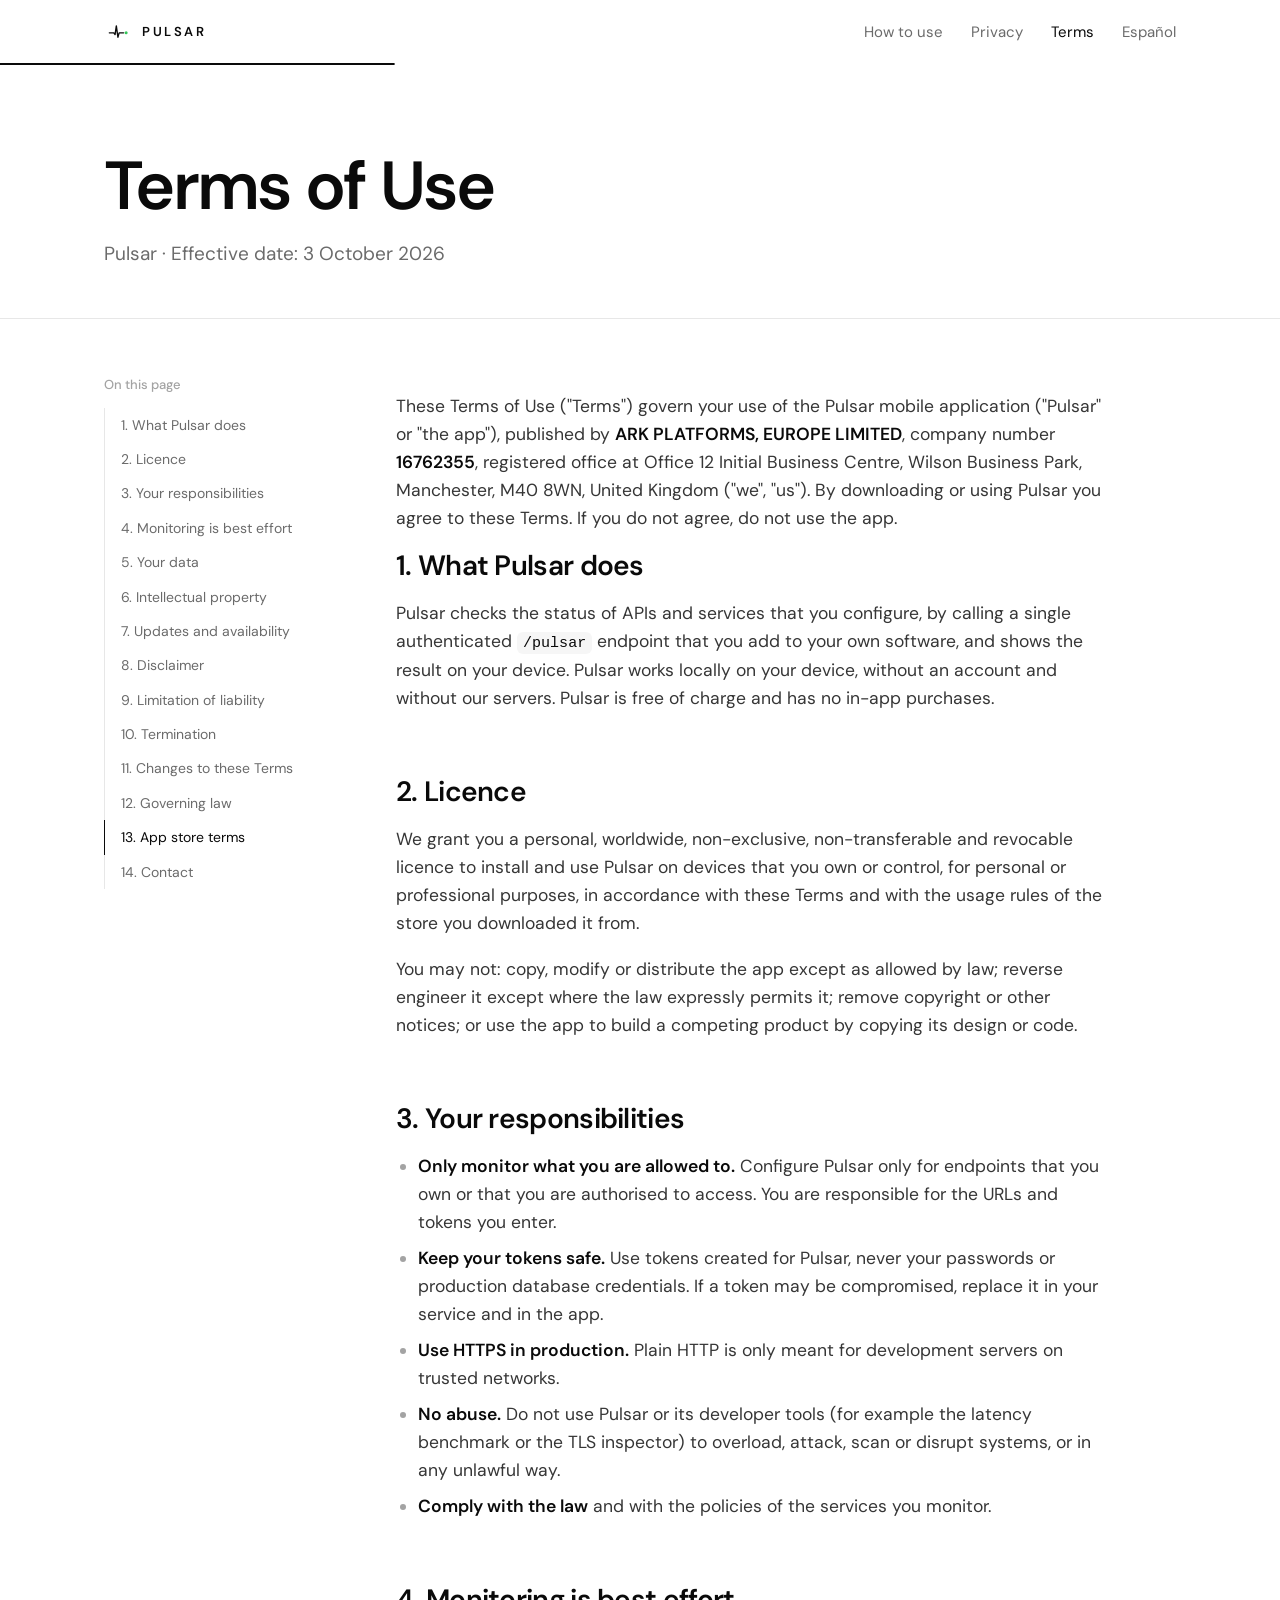
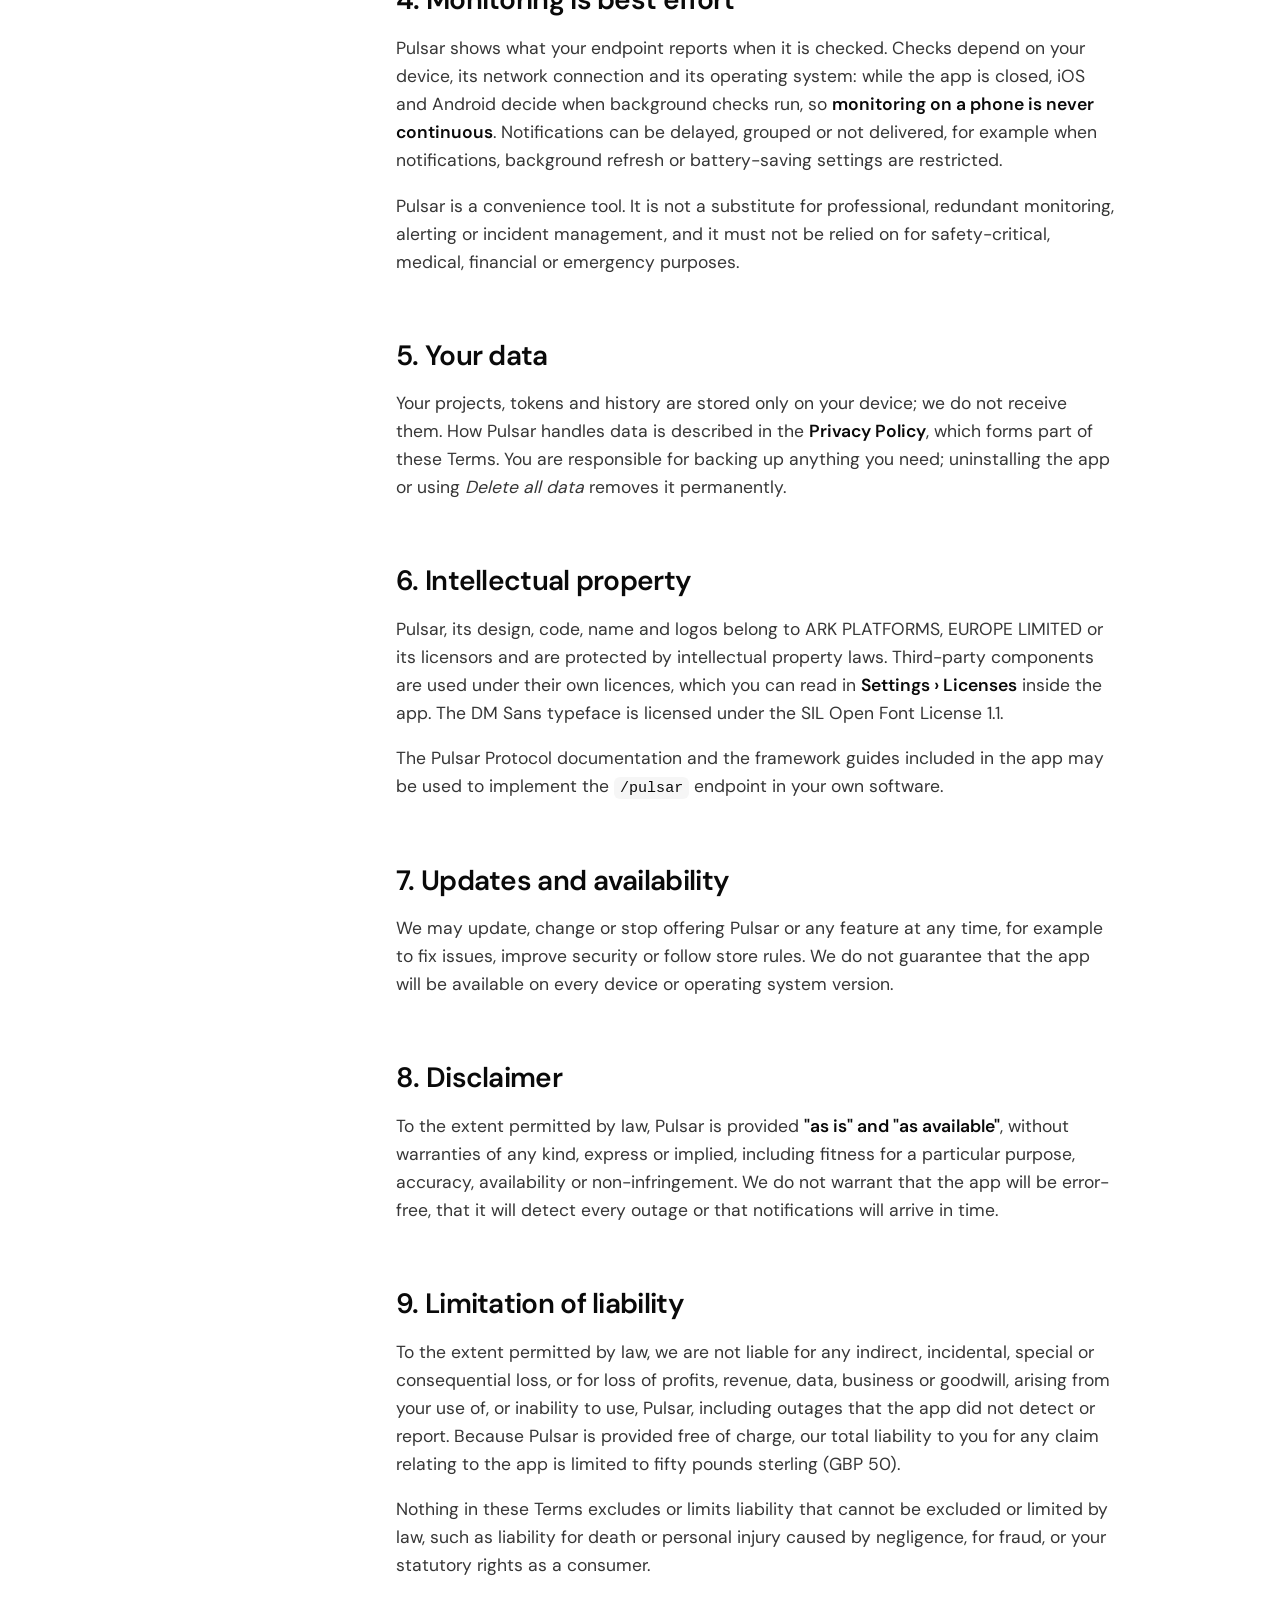
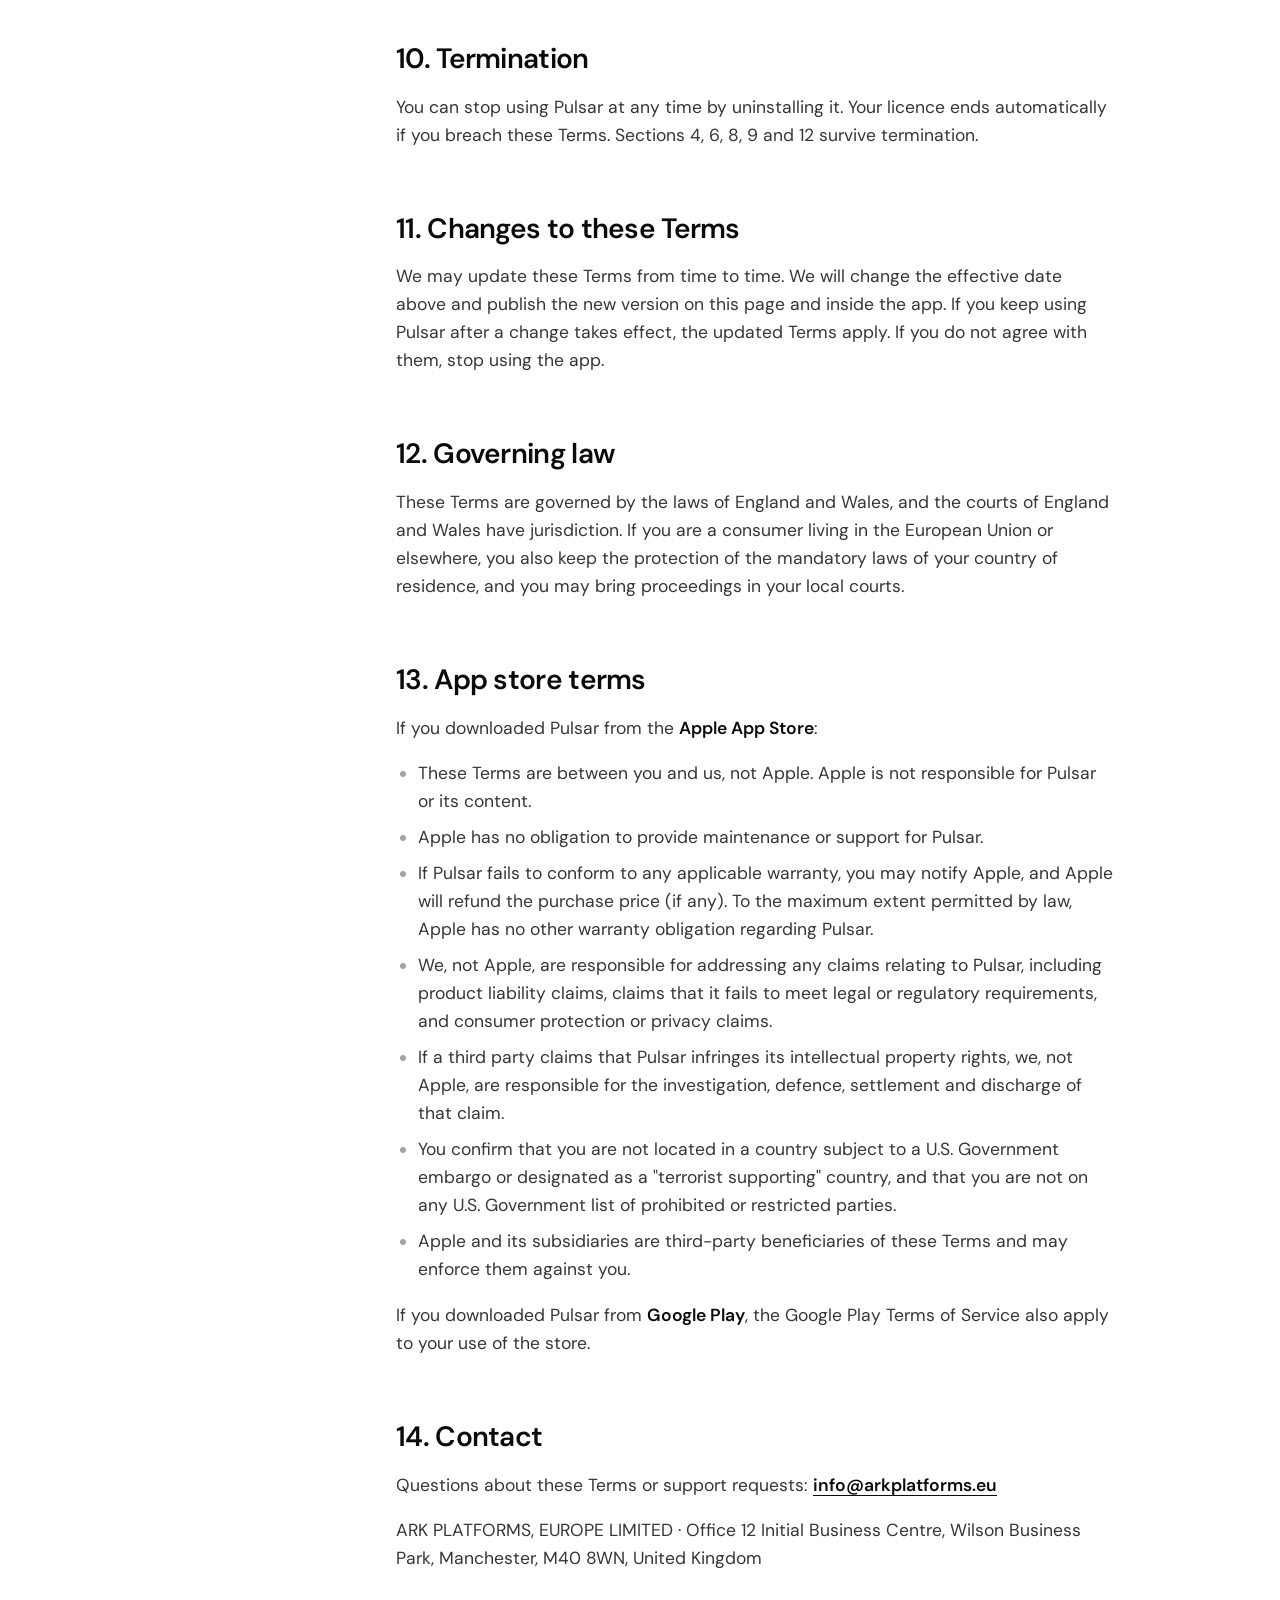
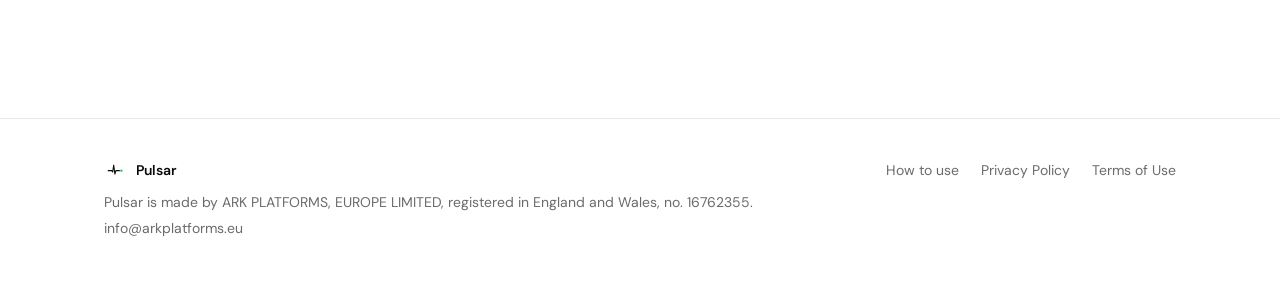
<file: terms.html>
<!doctype html>
<html lang="en">
<head>
<meta charset="utf-8">
<meta name="viewport" content="width=device-width,initial-scale=1">
<title>Terms of Use · Pulsar</title>
<meta name="description" content="Terms of Use of the Pulsar app by ARK PLATFORMS, EUROPE LIMITED.">
<meta property="og:title" content="Terms of Use · Pulsar">
<meta property="og:description" content="Terms of Use of the Pulsar app by ARK PLATFORMS, EUROPE LIMITED.">
<meta name="theme-color" content="#ffffff" media="(prefers-color-scheme: light)">
<meta name="theme-color" content="#000000" media="(prefers-color-scheme: dark)">
<link rel="icon" href="assets/logo.svg" type="image/svg+xml">
<link rel="alternate" hreflang="es" href="./assets/terms-HNau7Xa8.html">
<noscript><style>[style*=opacity\:0]{opacity:1!important;filter:none!important;transform:none!important}</style></noscript>
  <script type="module" crossorigin src="./assets/main-DSNhzzRI.js"></script>
  <link rel="stylesheet" crossorigin href="./assets/main-DHX_wrbh.css">
</head>
<body>
<div id="root" data-page="terms" data-lang="en"><a class="skip" href="#main">Skip to content</a><header class="site-header"><div class="container"><a class="brand" href="index.html" aria-label="Pulsar"><svg viewBox="0 0 64 64" width="30" height="30" aria-hidden="true"><rect width="64" height="64" rx="14.4" fill="#fff"></rect><polyline points="12.2,33.9 22.4,33.9 25.3,37.8 28.2,17.9 31.8,44 34.6,33.9 44.8,33.9" fill="none" stroke="#0a0a0a" stroke-width="3.1" stroke-linecap="round" stroke-linejoin="round"></polyline><circle cx="50.6" cy="33.9" r="3.5" fill="#34C759"></circle></svg>PULSAR</a><nav class="nav" aria-label="Main"><a href="how-to-use.html">How to use</a><a class="hide-sm" href="privacy.html">Privacy</a><a class="hide-sm" href="terms.html" aria-current="page">Terms</a><a href="es/terms.html" hrefLang="es">Español</a></nav></div><div class="progress" style="transform:scaleX(0)"></div></header><main id="main"><section class="doc-hero"><div class="container"><h1 style="opacity:0;transform:translateY(30px)">Terms of Use</h1><p style="opacity:0;transform:translateY(20px)">Pulsar · Effective date: 3 October 2026</p></div></section><div class="container doc"><nav class="toc" aria-label="On this page"><strong>On this page</strong><ol><li><a href="#1-what-pulsar-does" class="active">1. What Pulsar does</a></li><li><a href="#2-licence">2. Licence</a></li><li><a href="#3-your-responsibilities">3. Your responsibilities</a></li><li><a href="#4-monitoring-is-best-effort">4. Monitoring is best effort</a></li><li><a href="#5-your-data">5. Your data</a></li><li><a href="#6-intellectual-property">6. Intellectual property</a></li><li><a href="#7-updates-and-availability">7. Updates and availability</a></li><li><a href="#8-disclaimer">8. Disclaimer</a></li><li><a href="#9-limitation-of-liability">9. Limitation of liability</a></li><li><a href="#10-termination">10. Termination</a></li><li><a href="#11-changes-to-these-terms">11. Changes to these Terms</a></li><li><a href="#12-governing-law">12. Governing law</a></li><li><a href="#13-app-store-terms">13. App store terms</a></li><li><a href="#14-contact">14. Contact</a></li></ol></nav><article class="prose" style="opacity:0"><h1>Terms of Use</h1>
<p><strong>Pulsar</strong> · Effective date: 3 October 2026</p>
<p>These Terms of Use (&quot;Terms&quot;) govern your use of the Pulsar mobile application (&quot;Pulsar&quot; or &quot;the app&quot;), published by <strong>ARK PLATFORMS, EUROPE LIMITED</strong>, company number <strong>16762355</strong>, registered office at Office 12 Initial Business Centre, Wilson Business Park, Manchester, M40 8WN, United Kingdom (&quot;we&quot;, &quot;us&quot;). By downloading or using Pulsar you agree to these Terms. If you do not agree, do not use the app.</p>
<h2 id="1-what-pulsar-does">1. What Pulsar does</h2>
<p>Pulsar checks the status of APIs and services that you configure, by calling a single authenticated <code>/pulsar</code> endpoint that you add to your own software, and shows the result on your device. Pulsar works locally on your device, without an account and without our servers. Pulsar is free of charge and has no in-app purchases.</p>
<h2 id="2-licence">2. Licence</h2>
<p>We grant you a personal, worldwide, non-exclusive, non-transferable and revocable licence to install and use Pulsar on devices that you own or control, for personal or professional purposes, in accordance with these Terms and with the usage rules of the store you downloaded it from.</p>
<p>You may not: copy, modify or distribute the app except as allowed by law; reverse engineer it except where the law expressly permits it; remove copyright or other notices; or use the app to build a competing product by copying its design or code.</p>
<h2 id="3-your-responsibilities">3. Your responsibilities</h2>
<ul>
<li><strong>Only monitor what you are allowed to.</strong> Configure Pulsar only for endpoints that you own or that you are authorised to access. You are responsible for the URLs and tokens you enter.</li>
<li><strong>Keep your tokens safe.</strong> Use tokens created for Pulsar, never your passwords or production database credentials. If a token may be compromised, replace it in your service and in the app.</li>
<li><strong>Use HTTPS in production.</strong> Plain HTTP is only meant for development servers on trusted networks.</li>
<li><strong>No abuse.</strong> Do not use Pulsar or its developer tools (for example the latency benchmark or the TLS inspector) to overload, attack, scan or disrupt systems, or in any unlawful way.</li>
<li><strong>Comply with the law</strong> and with the policies of the services you monitor.</li>
</ul>
<h2 id="4-monitoring-is-best-effort">4. Monitoring is best effort</h2>
<p>Pulsar shows what your endpoint reports when it is checked. Checks depend on your device, its network connection and its operating system: while the app is closed, iOS and Android decide when background checks run, so <strong>monitoring on a phone is never continuous</strong>. Notifications can be delayed, grouped or not delivered, for example when notifications, background refresh or battery-saving settings are restricted.</p>
<p>Pulsar is a convenience tool. It is not a substitute for professional, redundant monitoring, alerting or incident management, and it must not be relied on for safety-critical, medical, financial or emergency purposes.</p>
<h2 id="5-your-data">5. Your data</h2>
<p>Your projects, tokens and history are stored only on your device; we do not receive them. How Pulsar handles data is described in the <strong>Privacy Policy</strong>, which forms part of these Terms. You are responsible for backing up anything you need; uninstalling the app or using <em>Delete all data</em> removes it permanently.</p>
<h2 id="6-intellectual-property">6. Intellectual property</h2>
<p>Pulsar, its design, code, name and logos belong to ARK PLATFORMS, EUROPE LIMITED or its licensors and are protected by intellectual property laws. Third-party components are used under their own licences, which you can read in <strong>Settings › Licenses</strong> inside the app. The DM Sans typeface is licensed under the SIL Open Font License 1.1.</p>
<p>The Pulsar Protocol documentation and the framework guides included in the app may be used to implement the <code>/pulsar</code> endpoint in your own software.</p>
<h2 id="7-updates-and-availability">7. Updates and availability</h2>
<p>We may update, change or stop offering Pulsar or any feature at any time, for example to fix issues, improve security or follow store rules. We do not guarantee that the app will be available on every device or operating system version.</p>
<h2 id="8-disclaimer">8. Disclaimer</h2>
<p>To the extent permitted by law, Pulsar is provided <strong>&quot;as is&quot; and &quot;as available&quot;</strong>, without warranties of any kind, express or implied, including fitness for a particular purpose, accuracy, availability or non-infringement. We do not warrant that the app will be error-free, that it will detect every outage or that notifications will arrive in time.</p>
<h2 id="9-limitation-of-liability">9. Limitation of liability</h2>
<p>To the extent permitted by law, we are not liable for any indirect, incidental, special or consequential loss, or for loss of profits, revenue, data, business or goodwill, arising from your use of, or inability to use, Pulsar, including outages that the app did not detect or report. Because Pulsar is provided free of charge, our total liability to you for any claim relating to the app is limited to fifty pounds sterling (GBP 50).</p>
<p>Nothing in these Terms excludes or limits liability that cannot be excluded or limited by law, such as liability for death or personal injury caused by negligence, for fraud, or your statutory rights as a consumer.</p>
<h2 id="10-termination">10. Termination</h2>
<p>You can stop using Pulsar at any time by uninstalling it. Your licence ends automatically if you breach these Terms. Sections 4, 6, 8, 9 and 12 survive termination.</p>
<h2 id="11-changes-to-these-terms">11. Changes to these Terms</h2>
<p>We may update these Terms from time to time. We will change the effective date above and publish the new version on this page and inside the app. If you keep using Pulsar after a change takes effect, the updated Terms apply. If you do not agree with them, stop using the app.</p>
<h2 id="12-governing-law">12. Governing law</h2>
<p>These Terms are governed by the laws of England and Wales, and the courts of England and Wales have jurisdiction. If you are a consumer living in the European Union or elsewhere, you also keep the protection of the mandatory laws of your country of residence, and you may bring proceedings in your local courts.</p>
<h2 id="13-app-store-terms">13. App store terms</h2>
<p>If you downloaded Pulsar from the <strong>Apple App Store</strong>:</p>
<ul>
<li>These Terms are between you and us, not Apple. Apple is not responsible for Pulsar or its content.</li>
<li>Apple has no obligation to provide maintenance or support for Pulsar.</li>
<li>If Pulsar fails to conform to any applicable warranty, you may notify Apple, and Apple will refund the purchase price (if any). To the maximum extent permitted by law, Apple has no other warranty obligation regarding Pulsar.</li>
<li>We, not Apple, are responsible for addressing any claims relating to Pulsar, including product liability claims, claims that it fails to meet legal or regulatory requirements, and consumer protection or privacy claims.</li>
<li>If a third party claims that Pulsar infringes its intellectual property rights, we, not Apple, are responsible for the investigation, defence, settlement and discharge of that claim.</li>
<li>You confirm that you are not located in a country subject to a U.S. Government embargo or designated as a &quot;terrorist supporting&quot; country, and that you are not on any U.S. Government list of prohibited or restricted parties.</li>
<li>Apple and its subsidiaries are third-party beneficiaries of these Terms and may enforce them against you.</li>
</ul>
<p>If you downloaded Pulsar from <strong>Google Play</strong>, the Google Play Terms of Service also apply to your use of the store.</p>
<h2 id="14-contact">14. Contact</h2>
<p>Questions about these Terms or support requests: <strong><a href="mailto:info@arkplatforms.eu">info@arkplatforms.eu</a></strong></p>
<p>ARK PLATFORMS, EUROPE LIMITED · Office 12 Initial Business Centre, Wilson Business Park, Manchester, M40 8WN, United Kingdom</p></article></div></main><footer class="site-footer"><div class="container"><div class="who"><strong><svg viewBox="0 0 64 64" width="22" height="22" aria-hidden="true"><rect width="64" height="64" rx="14.4" fill="#fff"></rect><polyline points="12.2,33.9 22.4,33.9 25.3,37.8 28.2,17.9 31.8,44 34.6,33.9 44.8,33.9" fill="none" stroke="#0a0a0a" stroke-width="3.1" stroke-linecap="round" stroke-linejoin="round"></polyline><circle cx="50.6" cy="33.9" r="3.5" fill="#34C759"></circle></svg>Pulsar</strong><span>Pulsar is made by ARK PLATFORMS, EUROPE LIMITED, registered in England and Wales, no. 16762355.</span><a href="mailto:info@arkplatforms.eu">info@arkplatforms.eu</a></div><nav aria-label="Footer"><a href="how-to-use.html">How to use</a><a href="privacy.html">Privacy Policy</a><a href="terms.html">Terms of Use</a></nav></div></footer></div>
</body>
</html>
</file>
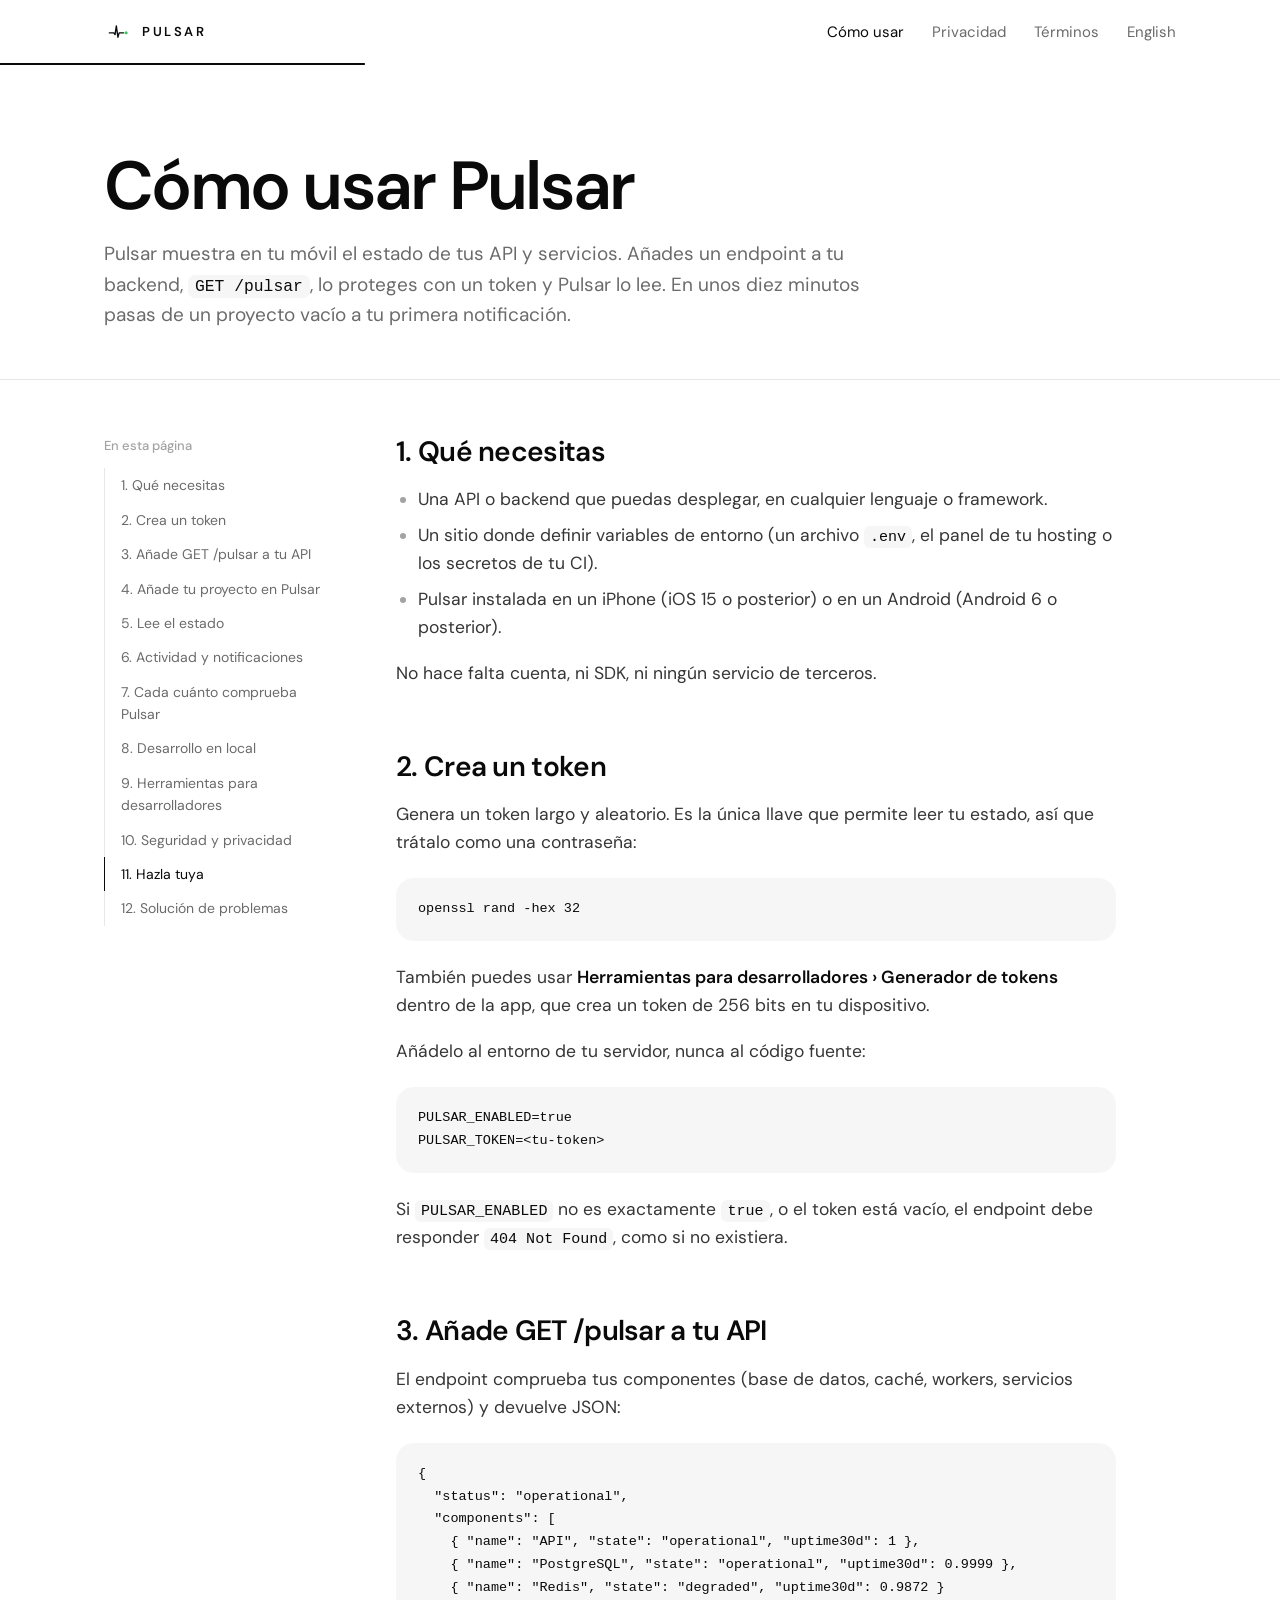
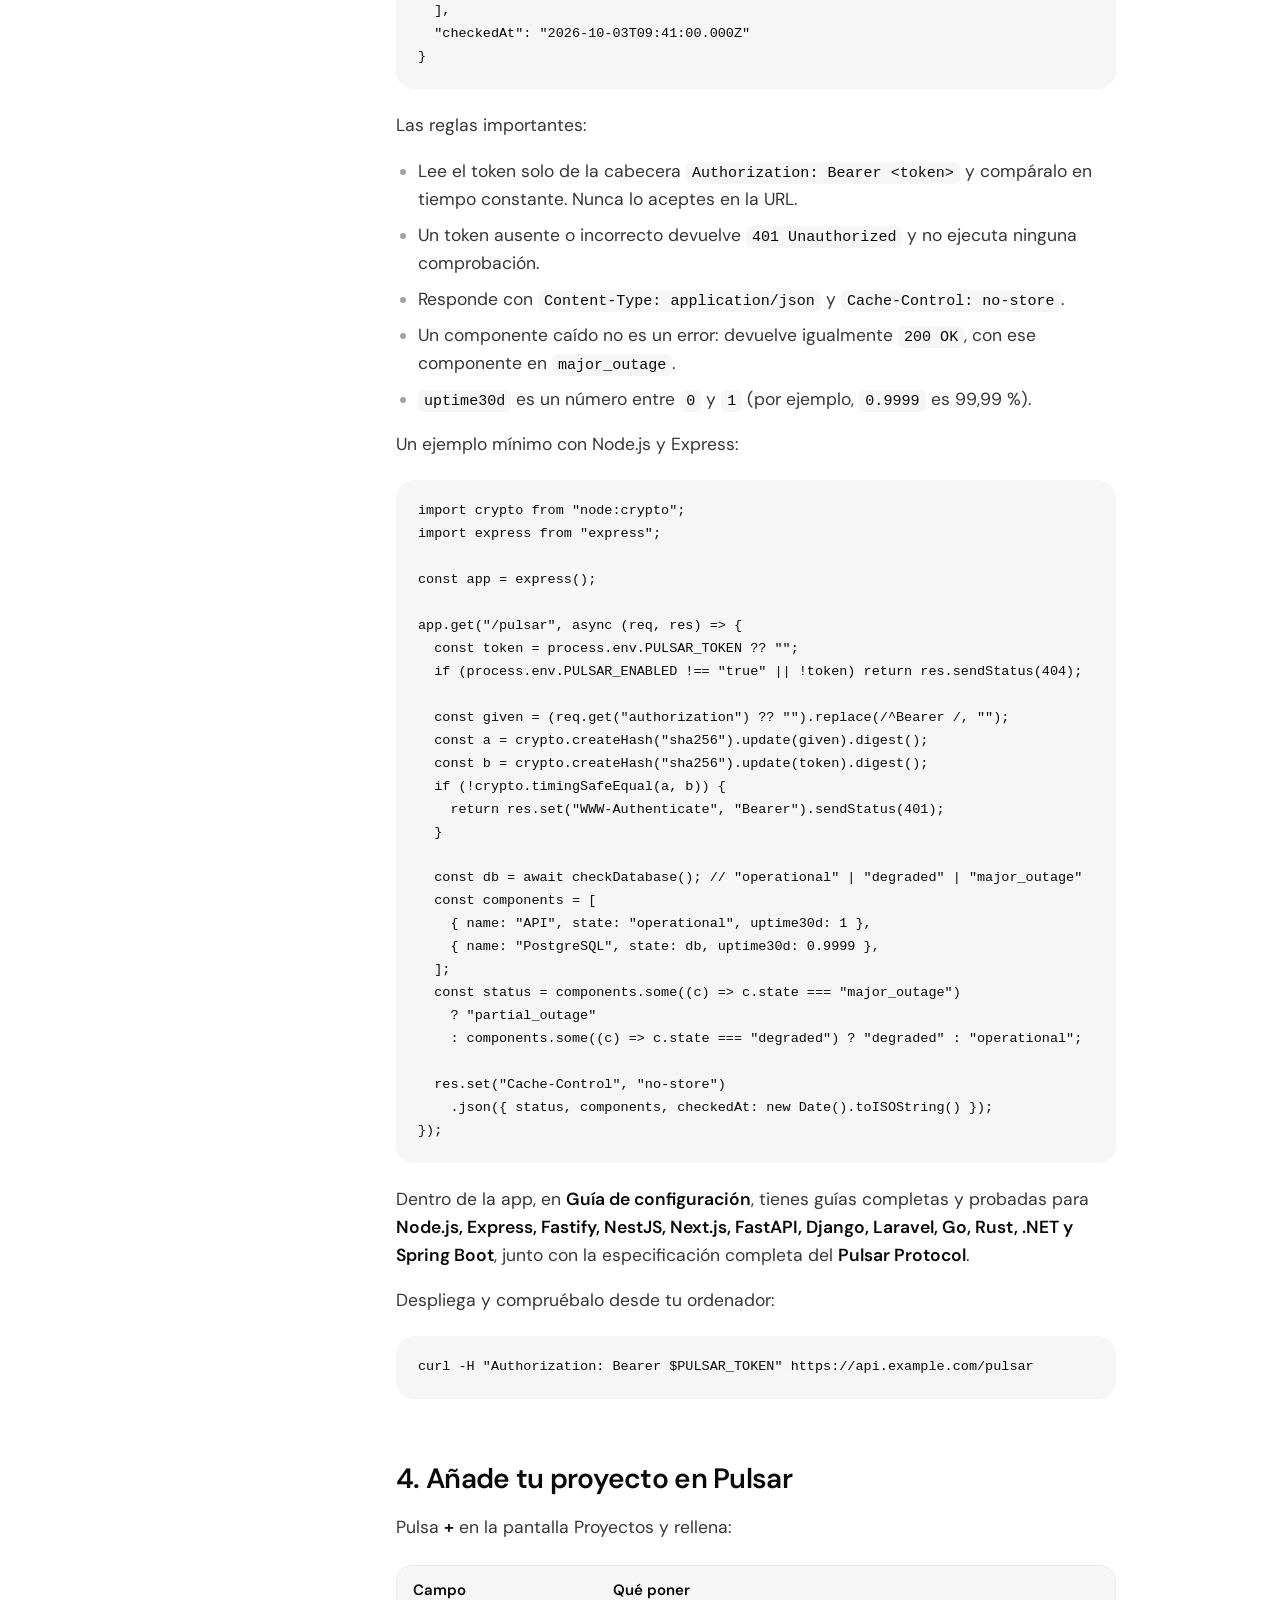
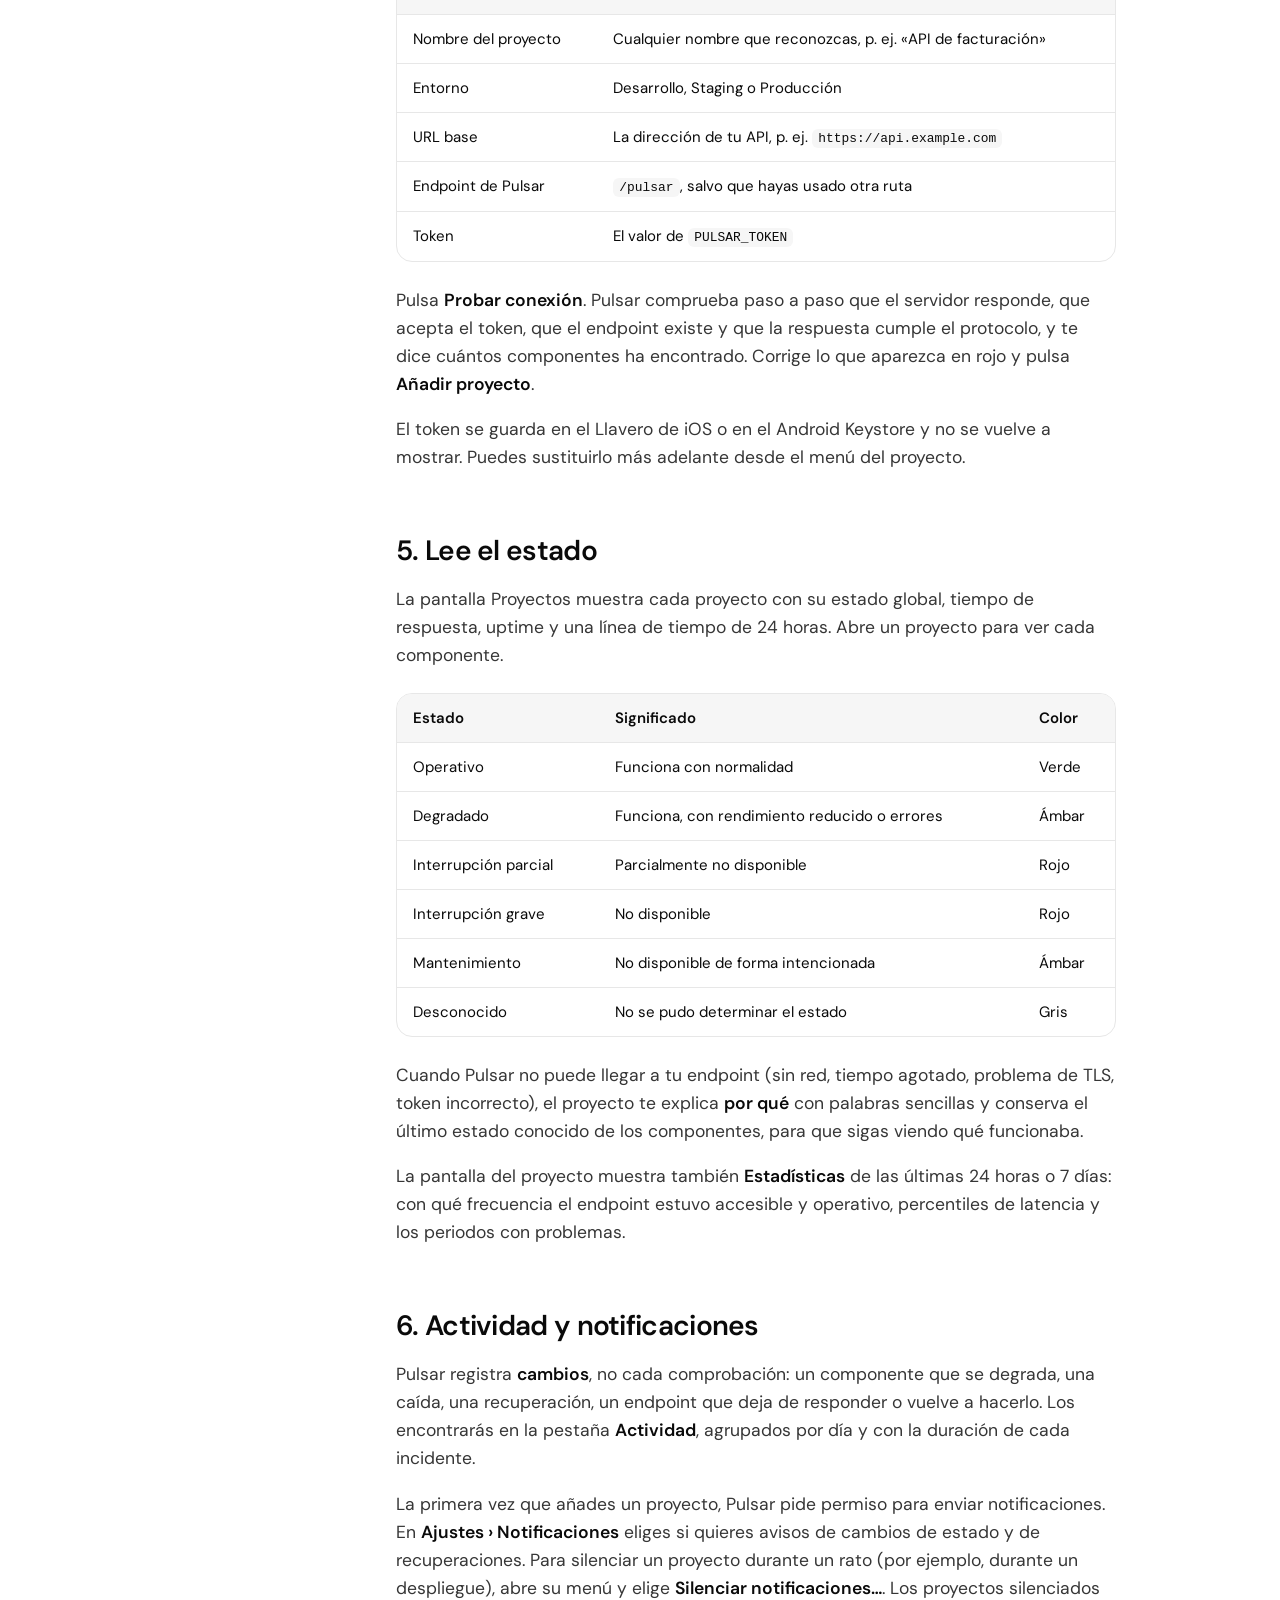
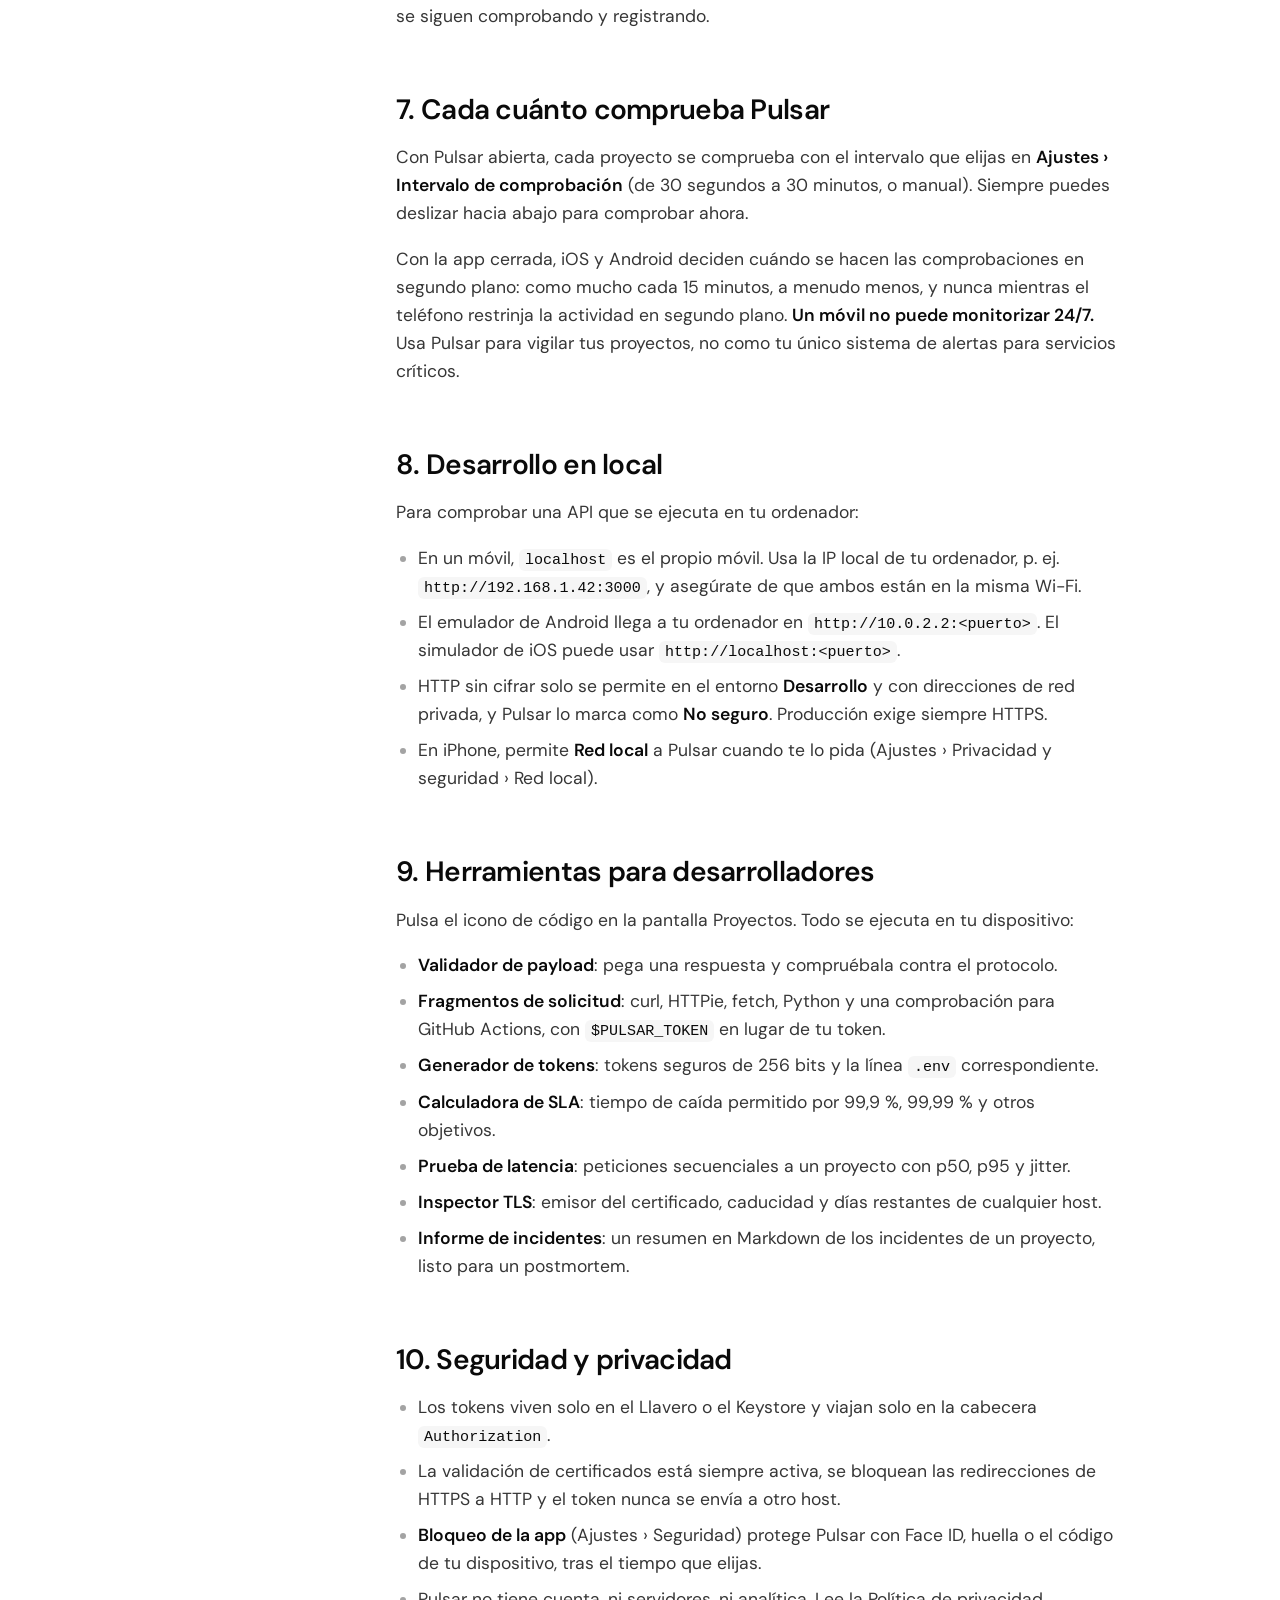
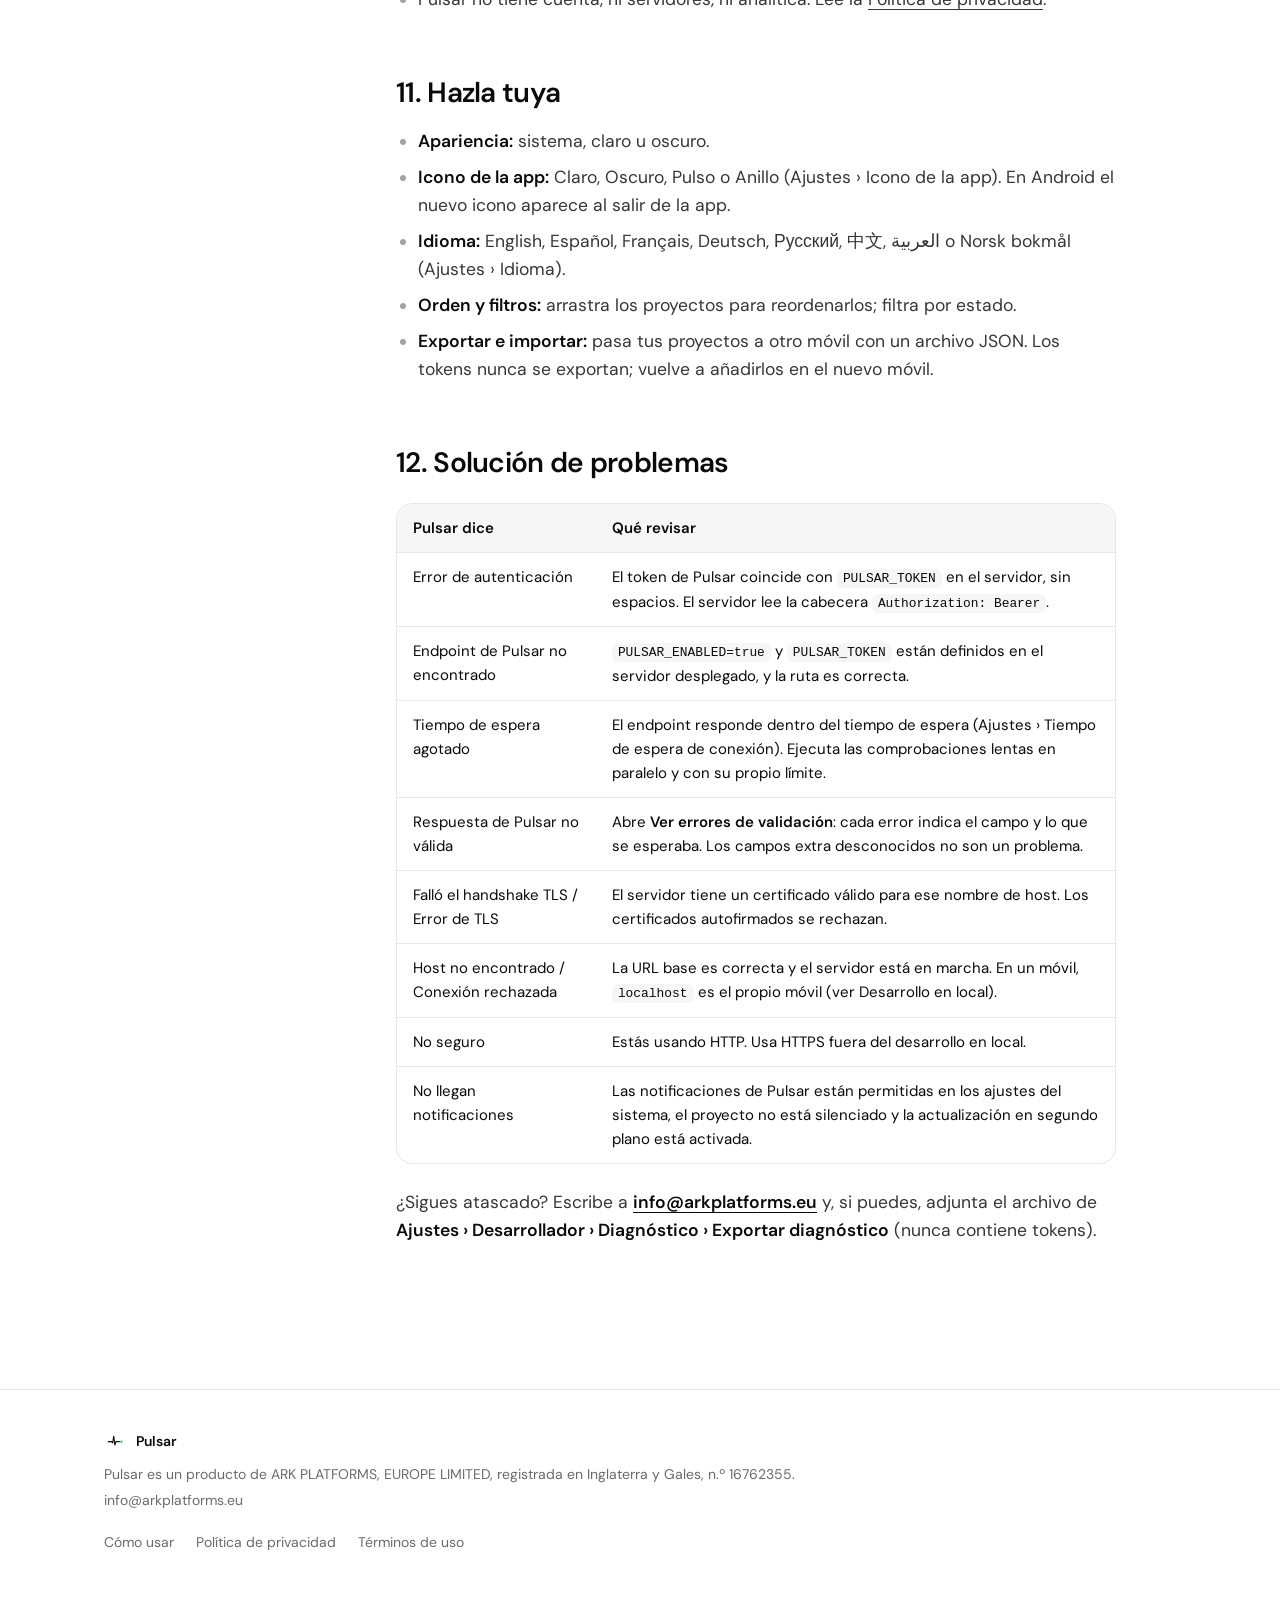
<file: es/how-to-use.html>
<!doctype html>
<html lang="es">
<head>
<meta charset="utf-8">
<meta name="viewport" content="width=device-width,initial-scale=1">
<title>Cómo usar · Pulsar</title>
<meta name="description" content="Configura GET /pulsar, añade tu proyecto y lee su estado en diez minutos.">
<meta property="og:title" content="Cómo usar · Pulsar">
<meta property="og:description" content="Configura GET /pulsar, añade tu proyecto y lee su estado en diez minutos.">
<meta name="theme-color" content="#ffffff" media="(prefers-color-scheme: light)">
<meta name="theme-color" content="#000000" media="(prefers-color-scheme: dark)">
<link rel="icon" href="../assets/logo.svg" type="image/svg+xml">
<link rel="alternate" hreflang="en" href="../assets/how-to-use-jdVzlnUD.html">
<noscript><style>[style*=opacity\:0]{opacity:1!important;filter:none!important;transform:none!important}</style></noscript>
  <script type="module" crossorigin src="../assets/main-DSNhzzRI.js"></script>
  <link rel="stylesheet" crossorigin href="../assets/main-DHX_wrbh.css">
</head>
<body>
<div id="root" data-page="how-to-use" data-lang="es"><a class="skip" href="#main">Ir al contenido</a><header class="site-header"><div class="container"><a class="brand" href="index.html" aria-label="Pulsar"><svg viewBox="0 0 64 64" width="30" height="30" aria-hidden="true"><rect width="64" height="64" rx="14.4" fill="#fff"></rect><polyline points="12.2,33.9 22.4,33.9 25.3,37.8 28.2,17.9 31.8,44 34.6,33.9 44.8,33.9" fill="none" stroke="#0a0a0a" stroke-width="3.1" stroke-linecap="round" stroke-linejoin="round"></polyline><circle cx="50.6" cy="33.9" r="3.5" fill="#34C759"></circle></svg>PULSAR</a><nav class="nav" aria-label="Main"><a href="how-to-use.html" aria-current="page">Cómo usar</a><a class="hide-sm" href="privacy.html">Privacidad</a><a class="hide-sm" href="terms.html">Términos</a><a href="../how-to-use.html" hrefLang="en">English</a></nav></div><div class="progress" style="transform:scaleX(0)"></div></header><main id="main"><section class="doc-hero"><div class="container"><h1 style="opacity:0;transform:translateY(30px)">Cómo usar Pulsar</h1><p style="opacity:0;transform:translateY(20px)">Pulsar muestra en tu móvil el estado de tus API y servicios. Añades un endpoint a tu backend, <code>GET /pulsar</code>, lo proteges con un token y Pulsar lo lee. En unos diez minutos pasas de un proyecto vacío a tu primera notificación.</p></div></section><div class="container doc"><nav class="toc" aria-label="En esta página"><strong>En esta página</strong><ol><li><a href="#1-que-necesitas" class="active">1. Qué necesitas</a></li><li><a href="#2-crea-un-token">2. Crea un token</a></li><li><a href="#3-anade-get-pulsar-a-tu-api">3. Añade GET /pulsar a tu API</a></li><li><a href="#4-anade-tu-proyecto-en-pulsar">4. Añade tu proyecto en Pulsar</a></li><li><a href="#5-lee-el-estado">5. Lee el estado</a></li><li><a href="#6-actividad-y-notificaciones">6. Actividad y notificaciones</a></li><li><a href="#7-cada-cuanto-comprueba-pulsar">7. Cada cuánto comprueba Pulsar</a></li><li><a href="#8-desarrollo-en-local">8. Desarrollo en local</a></li><li><a href="#9-herramientas-para-desarrolladores">9. Herramientas para desarrolladores</a></li><li><a href="#10-seguridad-y-privacidad">10. Seguridad y privacidad</a></li><li><a href="#11-hazla-tuya">11. Hazla tuya</a></li><li><a href="#12-solucion-de-problemas">12. Solución de problemas</a></li></ol></nav><article class="prose" style="opacity:0"><h1>Cómo usar Pulsar</h1>
<p>Pulsar muestra en tu móvil el estado de tus API y servicios. Añades <strong>un endpoint</strong> a tu backend, <code>GET /pulsar</code>, lo proteges con <strong>un token</strong> y Pulsar lo lee. En unos diez minutos pasas de un proyecto vacío a tu primera notificación.</p>
<h2 id="1-que-necesitas">1. Qué necesitas</h2>
<ul>
<li>Una API o backend que puedas desplegar, en cualquier lenguaje o framework.</li>
<li>Un sitio donde definir variables de entorno (un archivo <code>.env</code>, el panel de tu hosting o los secretos de tu CI).</li>
<li>Pulsar instalada en un iPhone (iOS 15 o posterior) o en un Android (Android 6 o posterior).</li>
</ul>
<p>No hace falta cuenta, ni SDK, ni ningún servicio de terceros.</p>
<h2 id="2-crea-un-token">2. Crea un token</h2>
<p>Genera un token largo y aleatorio. Es la única llave que permite leer tu estado, así que trátalo como una contraseña:</p>
<pre><code class="language-bash">openssl rand -hex 32
</code></pre>
<p>También puedes usar <strong>Herramientas para desarrolladores › Generador de tokens</strong> dentro de la app, que crea un token de 256 bits en tu dispositivo.</p>
<p>Añádelo al entorno de tu servidor, nunca al código fuente:</p>
<pre><code class="language-env">PULSAR_ENABLED=true
PULSAR_TOKEN=&lt;tu-token&gt;
</code></pre>
<p>Si <code>PULSAR_ENABLED</code> no es exactamente <code>true</code>, o el token está vacío, el endpoint debe responder <code>404 Not Found</code>, como si no existiera.</p>
<h2 id="3-anade-get-pulsar-a-tu-api">3. Añade GET /pulsar a tu API</h2>
<p>El endpoint comprueba tus componentes (base de datos, caché, workers, servicios externos) y devuelve JSON:</p>
<pre><code class="language-json">{
  &quot;status&quot;: &quot;operational&quot;,
  &quot;components&quot;: [
    { &quot;name&quot;: &quot;API&quot;, &quot;state&quot;: &quot;operational&quot;, &quot;uptime30d&quot;: 1 },
    { &quot;name&quot;: &quot;PostgreSQL&quot;, &quot;state&quot;: &quot;operational&quot;, &quot;uptime30d&quot;: 0.9999 },
    { &quot;name&quot;: &quot;Redis&quot;, &quot;state&quot;: &quot;degraded&quot;, &quot;uptime30d&quot;: 0.9872 }
  ],
  &quot;checkedAt&quot;: &quot;2026-10-03T09:41:00.000Z&quot;
}
</code></pre>
<p>Las reglas importantes:</p>
<ul>
<li>Lee el token solo de la cabecera <code>Authorization: Bearer &lt;token&gt;</code> y compáralo en tiempo constante. Nunca lo aceptes en la URL.</li>
<li>Un token ausente o incorrecto devuelve <code>401 Unauthorized</code> y no ejecuta ninguna comprobación.</li>
<li>Responde con <code>Content-Type: application/json</code> y <code>Cache-Control: no-store</code>.</li>
<li>Un componente caído no es un error: devuelve igualmente <code>200 OK</code>, con ese componente en <code>major_outage</code>.</li>
<li><code>uptime30d</code> es un número entre <code>0</code> y <code>1</code> (por ejemplo, <code>0.9999</code> es 99,99 %).</li>
</ul>
<p>Un ejemplo mínimo con Node.js y Express:</p>
<pre><code class="language-js">import crypto from &quot;node:crypto&quot;;
import express from &quot;express&quot;;

const app = express();

app.get(&quot;/pulsar&quot;, async (req, res) =&gt; {
  const token = process.env.PULSAR_TOKEN ?? &quot;&quot;;
  if (process.env.PULSAR_ENABLED !== &quot;true&quot; || !token) return res.sendStatus(404);

  const given = (req.get(&quot;authorization&quot;) ?? &quot;&quot;).replace(/^Bearer /, &quot;&quot;);
  const a = crypto.createHash(&quot;sha256&quot;).update(given).digest();
  const b = crypto.createHash(&quot;sha256&quot;).update(token).digest();
  if (!crypto.timingSafeEqual(a, b)) {
    return res.set(&quot;WWW-Authenticate&quot;, &quot;Bearer&quot;).sendStatus(401);
  }

  const db = await checkDatabase(); // &quot;operational&quot; | &quot;degraded&quot; | &quot;major_outage&quot;
  const components = [
    { name: &quot;API&quot;, state: &quot;operational&quot;, uptime30d: 1 },
    { name: &quot;PostgreSQL&quot;, state: db, uptime30d: 0.9999 },
  ];
  const status = components.some((c) =&gt; c.state === &quot;major_outage&quot;)
    ? &quot;partial_outage&quot;
    : components.some((c) =&gt; c.state === &quot;degraded&quot;) ? &quot;degraded&quot; : &quot;operational&quot;;

  res.set(&quot;Cache-Control&quot;, &quot;no-store&quot;)
    .json({ status, components, checkedAt: new Date().toISOString() });
});
</code></pre>
<p>Dentro de la app, en <strong>Guía de configuración</strong>, tienes guías completas y probadas para <strong>Node.js, Express, Fastify, NestJS, Next.js, FastAPI, Django, Laravel, Go, Rust, .NET y Spring Boot</strong>, junto con la especificación completa del <strong>Pulsar Protocol</strong>.</p>
<p>Despliega y compruébalo desde tu ordenador:</p>
<pre><code class="language-bash">curl -H &quot;Authorization: Bearer $PULSAR_TOKEN&quot; https://api.example.com/pulsar
</code></pre>
<h2 id="4-anade-tu-proyecto-en-pulsar">4. Añade tu proyecto en Pulsar</h2>
<p>Pulsa <strong>+</strong> en la pantalla Proyectos y rellena:</p>
<div class="table"><table><thead><tr><th>Campo</th><th>Qué poner</th></tr></thead><tbody><tr><td>Nombre del proyecto</td><td>Cualquier nombre que reconozcas, p. ej. «API de facturación»</td></tr><tr><td>Entorno</td><td>Desarrollo, Staging o Producción</td></tr><tr><td>URL base</td><td>La dirección de tu API, p. ej. <code>https://api.example.com</code></td></tr><tr><td>Endpoint de Pulsar</td><td><code>/pulsar</code>, salvo que hayas usado otra ruta</td></tr><tr><td>Token</td><td>El valor de <code>PULSAR_TOKEN</code></td></tr></tbody></table></div>
<p>Pulsa <strong>Probar conexión</strong>. Pulsar comprueba paso a paso que el servidor responde, que acepta el token, que el endpoint existe y que la respuesta cumple el protocolo, y te dice cuántos componentes ha encontrado. Corrige lo que aparezca en rojo y pulsa <strong>Añadir proyecto</strong>.</p>
<p>El token se guarda en el Llavero de iOS o en el Android Keystore y no se vuelve a mostrar. Puedes sustituirlo más adelante desde el menú del proyecto.</p>
<h2 id="5-lee-el-estado">5. Lee el estado</h2>
<p>La pantalla Proyectos muestra cada proyecto con su estado global, tiempo de respuesta, uptime y una línea de tiempo de 24 horas. Abre un proyecto para ver cada componente.</p>
<div class="table"><table><thead><tr><th>Estado</th><th>Significado</th><th>Color</th></tr></thead><tbody><tr><td>Operativo</td><td>Funciona con normalidad</td><td>Verde</td></tr><tr><td>Degradado</td><td>Funciona, con rendimiento reducido o errores</td><td>Ámbar</td></tr><tr><td>Interrupción parcial</td><td>Parcialmente no disponible</td><td>Rojo</td></tr><tr><td>Interrupción grave</td><td>No disponible</td><td>Rojo</td></tr><tr><td>Mantenimiento</td><td>No disponible de forma intencionada</td><td>Ámbar</td></tr><tr><td>Desconocido</td><td>No se pudo determinar el estado</td><td>Gris</td></tr></tbody></table></div>
<p>Cuando Pulsar no puede llegar a tu endpoint (sin red, tiempo agotado, problema de TLS, token incorrecto), el proyecto te explica <strong>por qué</strong> con palabras sencillas y conserva el último estado conocido de los componentes, para que sigas viendo qué funcionaba.</p>
<p>La pantalla del proyecto muestra también <strong>Estadísticas</strong> de las últimas 24 horas o 7 días: con qué frecuencia el endpoint estuvo accesible y operativo, percentiles de latencia y los periodos con problemas.</p>
<h2 id="6-actividad-y-notificaciones">6. Actividad y notificaciones</h2>
<p>Pulsar registra <strong>cambios</strong>, no cada comprobación: un componente que se degrada, una caída, una recuperación, un endpoint que deja de responder o vuelve a hacerlo. Los encontrarás en la pestaña <strong>Actividad</strong>, agrupados por día y con la duración de cada incidente.</p>
<p>La primera vez que añades un proyecto, Pulsar pide permiso para enviar notificaciones. En <strong>Ajustes › Notificaciones</strong> eliges si quieres avisos de cambios de estado y de recuperaciones. Para silenciar un proyecto durante un rato (por ejemplo, durante un despliegue), abre su menú y elige <strong>Silenciar notificaciones…</strong>. Los proyectos silenciados se siguen comprobando y registrando.</p>
<h2 id="7-cada-cuanto-comprueba-pulsar">7. Cada cuánto comprueba Pulsar</h2>
<p>Con Pulsar abierta, cada proyecto se comprueba con el intervalo que elijas en <strong>Ajustes › Intervalo de comprobación</strong> (de 30 segundos a 30 minutos, o manual). Siempre puedes deslizar hacia abajo para comprobar ahora.</p>
<p>Con la app cerrada, iOS y Android deciden cuándo se hacen las comprobaciones en segundo plano: como mucho cada 15 minutos, a menudo menos, y nunca mientras el teléfono restrinja la actividad en segundo plano. <strong>Un móvil no puede monitorizar 24/7.</strong> Usa Pulsar para vigilar tus proyectos, no como tu único sistema de alertas para servicios críticos.</p>
<h2 id="8-desarrollo-en-local">8. Desarrollo en local</h2>
<p>Para comprobar una API que se ejecuta en tu ordenador:</p>
<ul>
<li>En un móvil, <code>localhost</code> es el propio móvil. Usa la IP local de tu ordenador, p. ej. <code>http://192.168.1.42:3000</code>, y asegúrate de que ambos están en la misma Wi-Fi.</li>
<li>El emulador de Android llega a tu ordenador en <code>http://10.0.2.2:&lt;puerto&gt;</code>. El simulador de iOS puede usar <code>http://localhost:&lt;puerto&gt;</code>.</li>
<li>HTTP sin cifrar solo se permite en el entorno <strong>Desarrollo</strong> y con direcciones de red privada, y Pulsar lo marca como <strong>No seguro</strong>. Producción exige siempre HTTPS.</li>
<li>En iPhone, permite <strong>Red local</strong> a Pulsar cuando te lo pida (Ajustes › Privacidad y seguridad › Red local).</li>
</ul>
<h2 id="9-herramientas-para-desarrolladores">9. Herramientas para desarrolladores</h2>
<p>Pulsa el icono de código en la pantalla Proyectos. Todo se ejecuta en tu dispositivo:</p>
<ul>
<li><strong>Validador de payload</strong>: pega una respuesta y compruébala contra el protocolo.</li>
<li><strong>Fragmentos de solicitud</strong>: curl, HTTPie, fetch, Python y una comprobación para GitHub Actions, con <code>$PULSAR_TOKEN</code> en lugar de tu token.</li>
<li><strong>Generador de tokens</strong>: tokens seguros de 256 bits y la línea <code>.env</code> correspondiente.</li>
<li><strong>Calculadora de SLA</strong>: tiempo de caída permitido por 99,9 %, 99,99 % y otros objetivos.</li>
<li><strong>Prueba de latencia</strong>: peticiones secuenciales a un proyecto con p50, p95 y jitter.</li>
<li><strong>Inspector TLS</strong>: emisor del certificado, caducidad y días restantes de cualquier host.</li>
<li><strong>Informe de incidentes</strong>: un resumen en Markdown de los incidentes de un proyecto, listo para un postmortem.</li>
</ul>
<h2 id="10-seguridad-y-privacidad">10. Seguridad y privacidad</h2>
<ul>
<li>Los tokens viven solo en el Llavero o el Keystore y viajan solo en la cabecera <code>Authorization</code>.</li>
<li>La validación de certificados está siempre activa, se bloquean las redirecciones de HTTPS a HTTP y el token nunca se envía a otro host.</li>
<li><strong>Bloqueo de la app</strong> (Ajustes › Seguridad) protege Pulsar con Face ID, huella o el código de tu dispositivo, tras el tiempo que elijas.</li>
<li>Pulsar no tiene cuenta, ni servidores, ni analítica. Lee la <a href="privacy.html">Política de privacidad</a>.</li>
</ul>
<h2 id="11-hazla-tuya">11. Hazla tuya</h2>
<ul>
<li><strong>Apariencia:</strong> sistema, claro u oscuro.</li>
<li><strong>Icono de la app:</strong> Claro, Oscuro, Pulso o Anillo (Ajustes › Icono de la app). En Android el nuevo icono aparece al salir de la app.</li>
<li><strong>Idioma:</strong> English, Español, Français, Deutsch, Русский, 中文, العربية o Norsk bokmål (Ajustes › Idioma).</li>
<li><strong>Orden y filtros:</strong> arrastra los proyectos para reordenarlos; filtra por estado.</li>
<li><strong>Exportar e importar:</strong> pasa tus proyectos a otro móvil con un archivo JSON. Los tokens nunca se exportan; vuelve a añadirlos en el nuevo móvil.</li>
</ul>
<h2 id="12-solucion-de-problemas">12. Solución de problemas</h2>
<div class="table"><table><thead><tr><th>Pulsar dice</th><th>Qué revisar</th></tr></thead><tbody><tr><td>Error de autenticación</td><td>El token de Pulsar coincide con <code>PULSAR_TOKEN</code> en el servidor, sin espacios. El servidor lee la cabecera <code>Authorization: Bearer</code>.</td></tr><tr><td>Endpoint de Pulsar no encontrado</td><td><code>PULSAR_ENABLED=true</code> y <code>PULSAR_TOKEN</code> están definidos en el servidor desplegado, y la ruta es correcta.</td></tr><tr><td>Tiempo de espera agotado</td><td>El endpoint responde dentro del tiempo de espera (Ajustes › Tiempo de espera de conexión). Ejecuta las comprobaciones lentas en paralelo y con su propio límite.</td></tr><tr><td>Respuesta de Pulsar no válida</td><td>Abre <strong>Ver errores de validación</strong>: cada error indica el campo y lo que se esperaba. Los campos extra desconocidos no son un problema.</td></tr><tr><td>Falló el handshake TLS / Error de TLS</td><td>El servidor tiene un certificado válido para ese nombre de host. Los certificados autofirmados se rechazan.</td></tr><tr><td>Host no encontrado / Conexión rechazada</td><td>La URL base es correcta y el servidor está en marcha. En un móvil, <code>localhost</code> es el propio móvil (ver Desarrollo en local).</td></tr><tr><td>No seguro</td><td>Estás usando HTTP. Usa HTTPS fuera del desarrollo en local.</td></tr><tr><td>No llegan notificaciones</td><td>Las notificaciones de Pulsar están permitidas en los ajustes del sistema, el proyecto no está silenciado y la actualización en segundo plano está activada.</td></tr></tbody></table></div>
<p>¿Sigues atascado? Escribe a <strong><a href="mailto:info@arkplatforms.eu">info@arkplatforms.eu</a></strong> y, si puedes, adjunta el archivo de <strong>Ajustes › Desarrollador › Diagnóstico › Exportar diagnóstico</strong> (nunca contiene tokens).</p></article></div></main><footer class="site-footer"><div class="container"><div class="who"><strong><svg viewBox="0 0 64 64" width="22" height="22" aria-hidden="true"><rect width="64" height="64" rx="14.4" fill="#fff"></rect><polyline points="12.2,33.9 22.4,33.9 25.3,37.8 28.2,17.9 31.8,44 34.6,33.9 44.8,33.9" fill="none" stroke="#0a0a0a" stroke-width="3.1" stroke-linecap="round" stroke-linejoin="round"></polyline><circle cx="50.6" cy="33.9" r="3.5" fill="#34C759"></circle></svg>Pulsar</strong><span>Pulsar es un producto de ARK PLATFORMS, EUROPE LIMITED, registrada en Inglaterra y Gales, n.º 16762355.</span><a href="mailto:info@arkplatforms.eu">info@arkplatforms.eu</a></div><nav aria-label="Footer"><a href="how-to-use.html">Cómo usar</a><a href="privacy.html">Política de privacidad</a><a href="terms.html">Términos de uso</a></nav></div></footer></div>
</body>
</html>
</file>
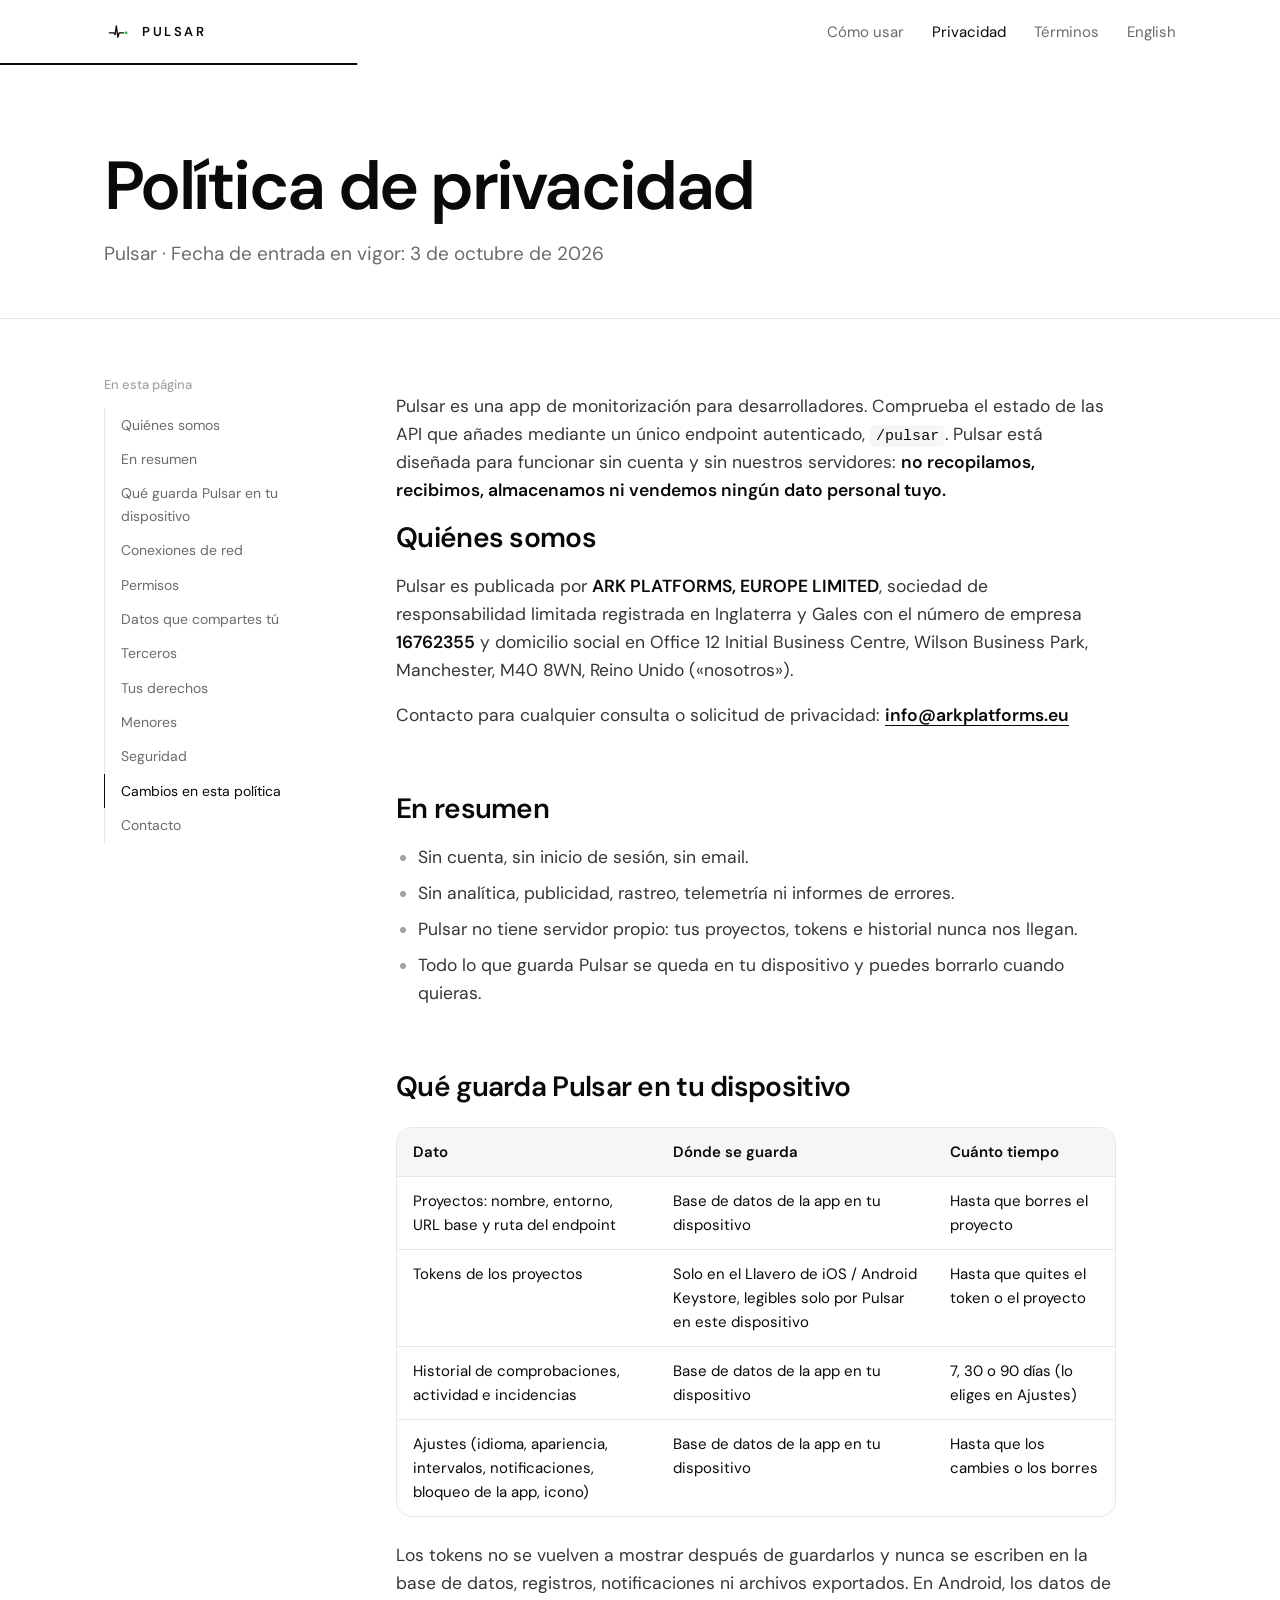
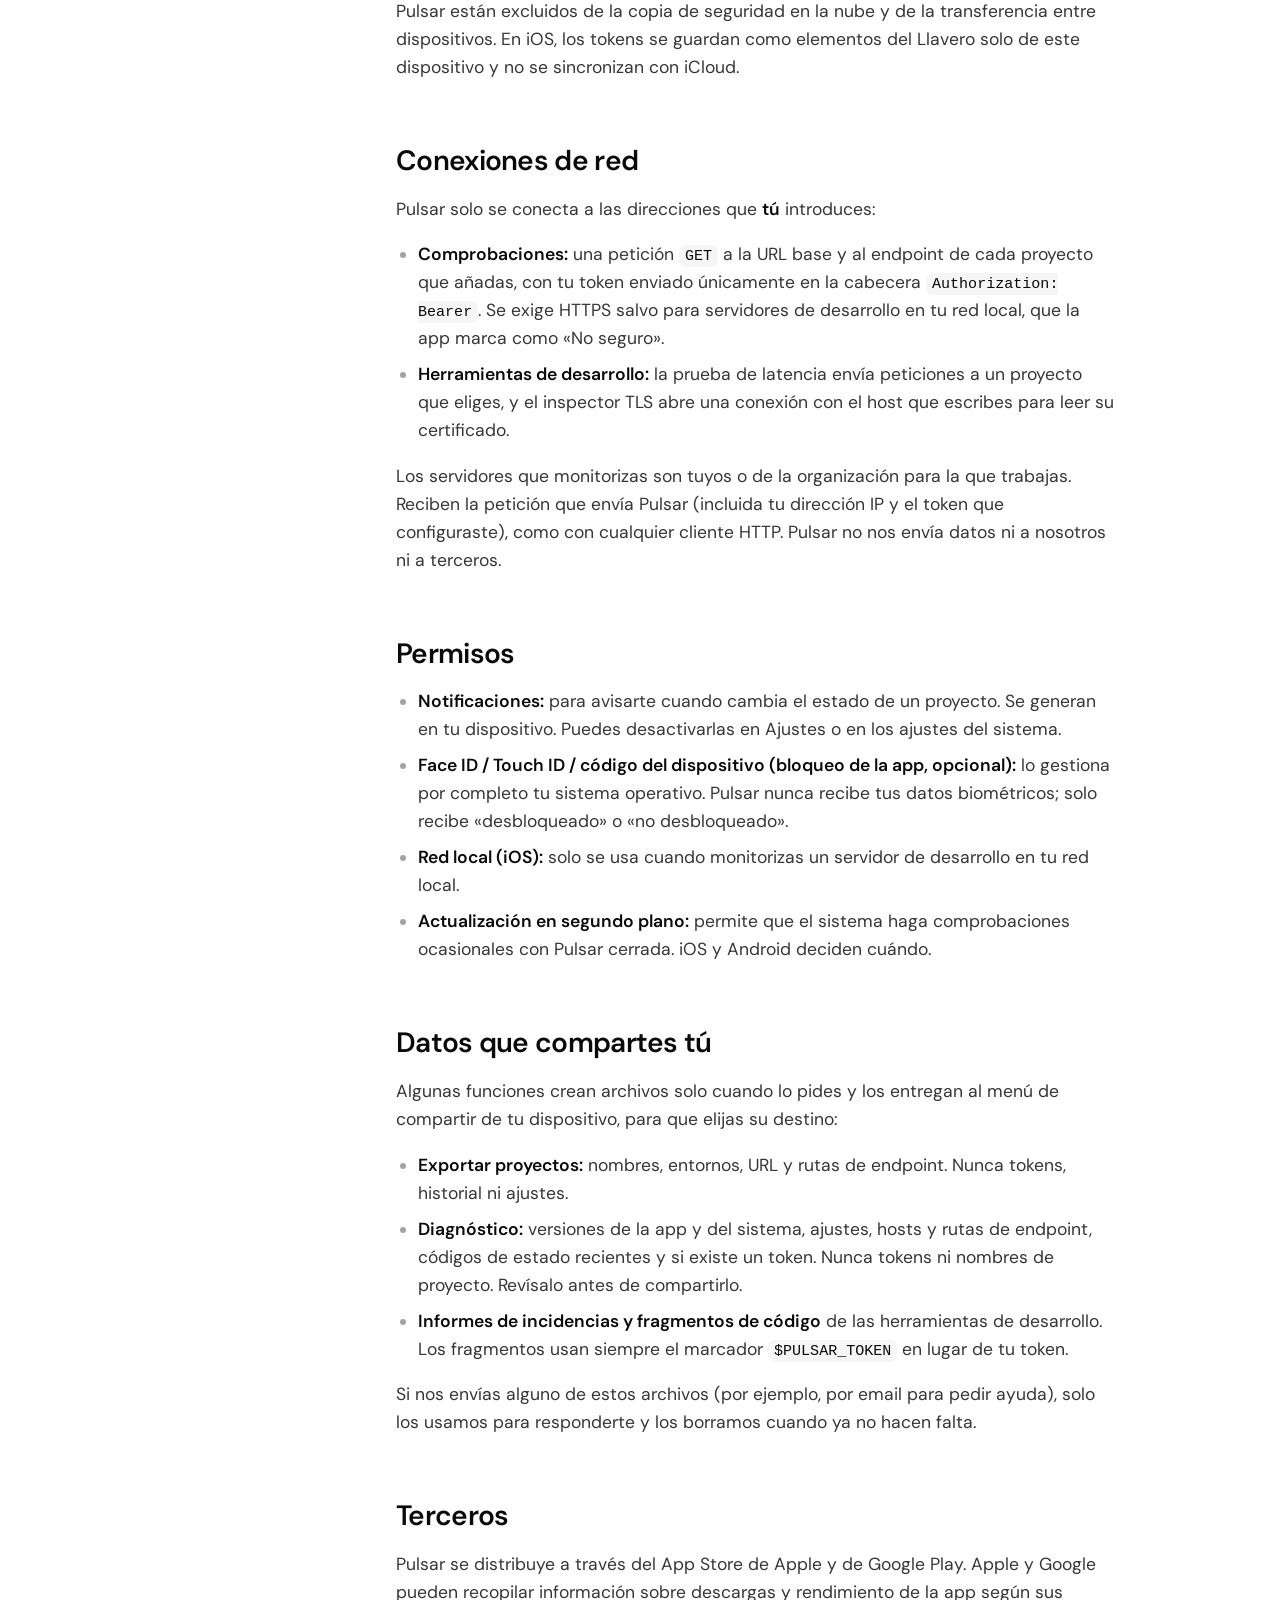
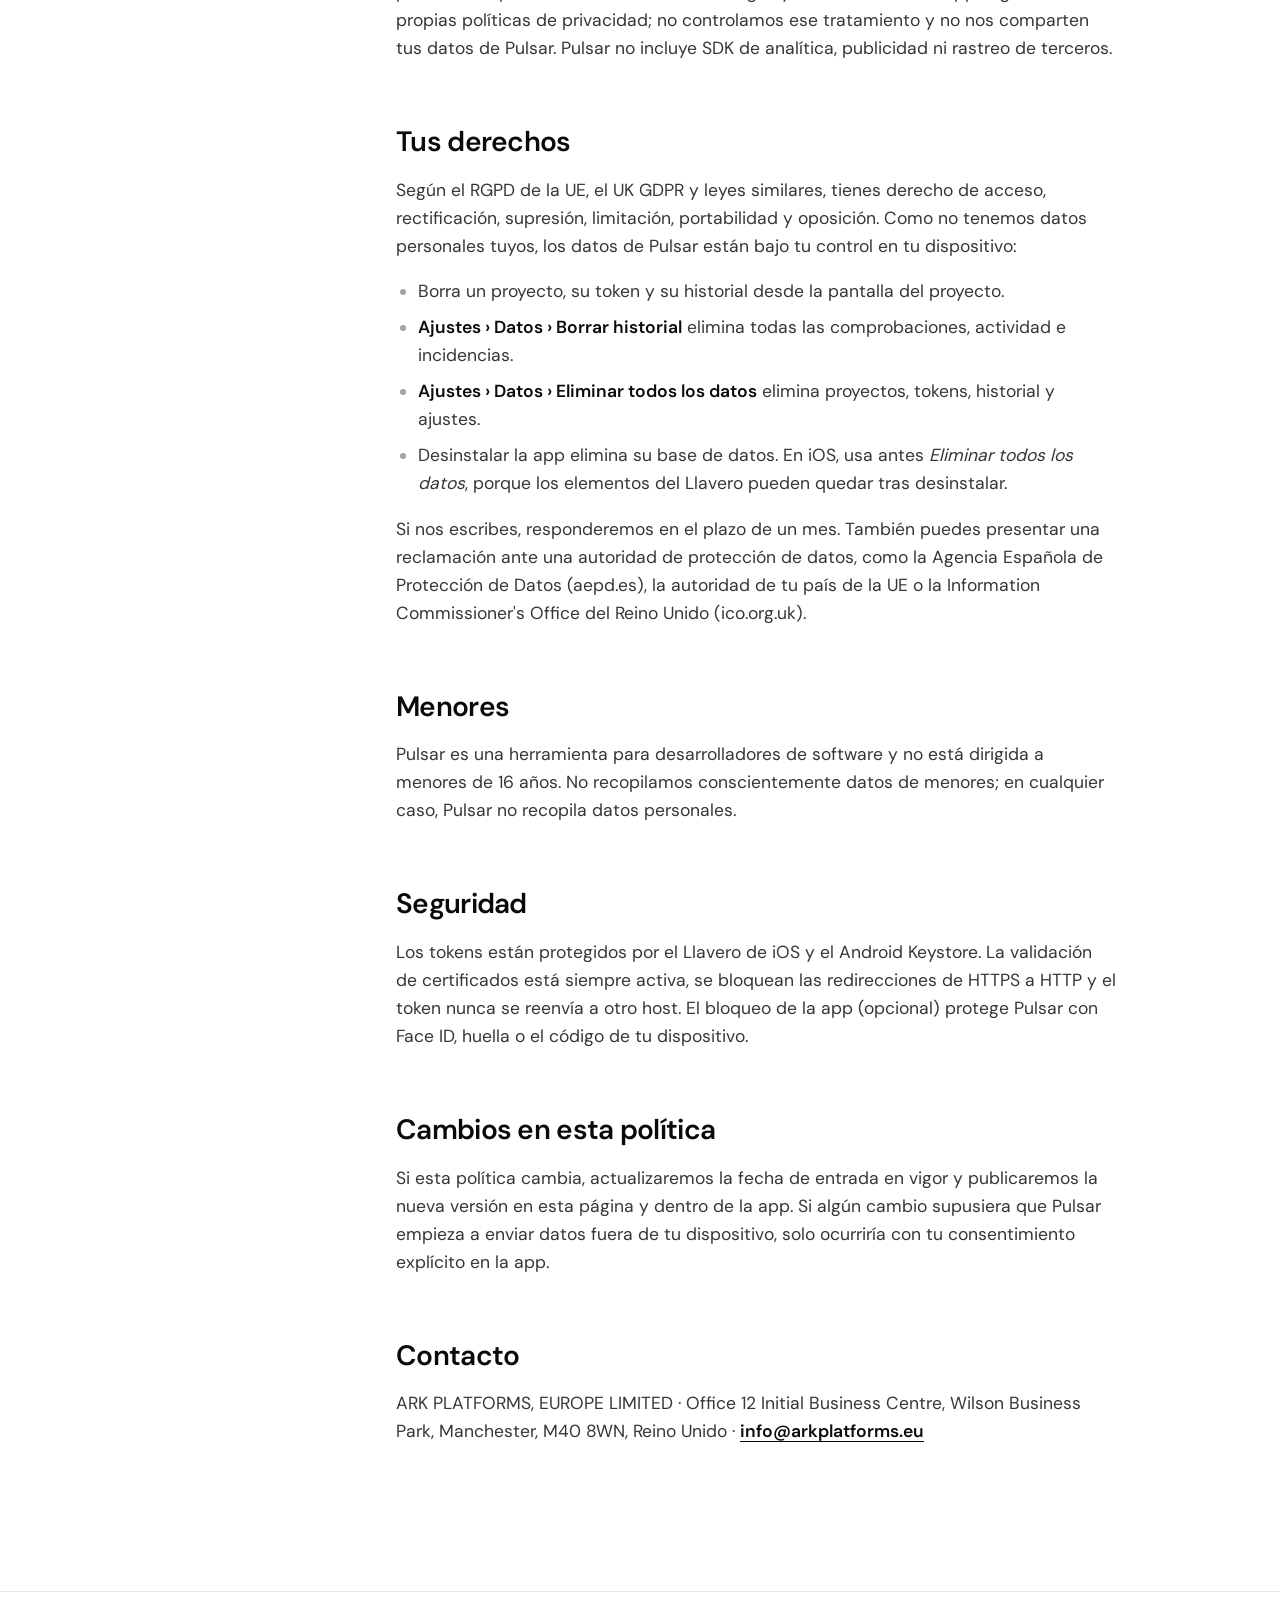
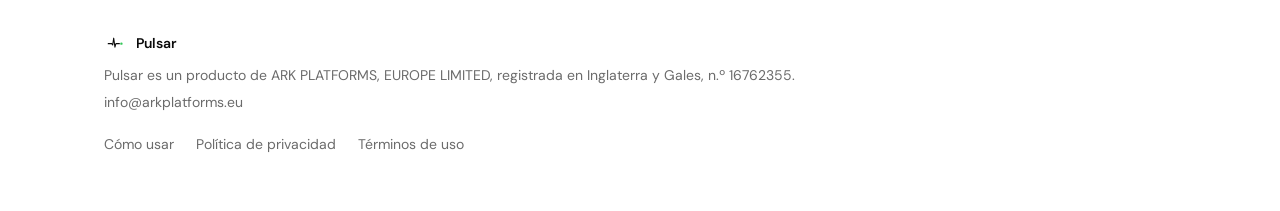
<file: es/privacy.html>
<!doctype html>
<html lang="es">
<head>
<meta charset="utf-8">
<meta name="viewport" content="width=device-width,initial-scale=1">
<title>Política de privacidad · Pulsar</title>
<meta name="description" content="Pulsar no recopila datos personales. Todo se queda en tu dispositivo.">
<meta property="og:title" content="Política de privacidad · Pulsar">
<meta property="og:description" content="Pulsar no recopila datos personales. Todo se queda en tu dispositivo.">
<meta name="theme-color" content="#ffffff" media="(prefers-color-scheme: light)">
<meta name="theme-color" content="#000000" media="(prefers-color-scheme: dark)">
<link rel="icon" href="../assets/logo.svg" type="image/svg+xml">
<link rel="alternate" hreflang="en" href="../assets/privacy-BYWRyVY3.html">
<noscript><style>[style*=opacity\:0]{opacity:1!important;filter:none!important;transform:none!important}</style></noscript>
  <script type="module" crossorigin src="../assets/main-DSNhzzRI.js"></script>
  <link rel="stylesheet" crossorigin href="../assets/main-DHX_wrbh.css">
</head>
<body>
<div id="root" data-page="privacy" data-lang="es"><a class="skip" href="#main">Ir al contenido</a><header class="site-header"><div class="container"><a class="brand" href="index.html" aria-label="Pulsar"><svg viewBox="0 0 64 64" width="30" height="30" aria-hidden="true"><rect width="64" height="64" rx="14.4" fill="#fff"></rect><polyline points="12.2,33.9 22.4,33.9 25.3,37.8 28.2,17.9 31.8,44 34.6,33.9 44.8,33.9" fill="none" stroke="#0a0a0a" stroke-width="3.1" stroke-linecap="round" stroke-linejoin="round"></polyline><circle cx="50.6" cy="33.9" r="3.5" fill="#34C759"></circle></svg>PULSAR</a><nav class="nav" aria-label="Main"><a href="how-to-use.html">Cómo usar</a><a class="hide-sm" href="privacy.html" aria-current="page">Privacidad</a><a class="hide-sm" href="terms.html">Términos</a><a href="../privacy.html" hrefLang="en">English</a></nav></div><div class="progress" style="transform:scaleX(0)"></div></header><main id="main"><section class="doc-hero"><div class="container"><h1 style="opacity:0;transform:translateY(30px)">Política de privacidad</h1><p style="opacity:0;transform:translateY(20px)">Pulsar · Fecha de entrada en vigor: 3 de octubre de 2026</p></div></section><div class="container doc"><nav class="toc" aria-label="En esta página"><strong>En esta página</strong><ol><li><a href="#quienes-somos" class="active">Quiénes somos</a></li><li><a href="#en-resumen">En resumen</a></li><li><a href="#que-guarda-pulsar-en-tu-dispositivo">Qué guarda Pulsar en tu dispositivo</a></li><li><a href="#conexiones-de-red">Conexiones de red</a></li><li><a href="#permisos">Permisos</a></li><li><a href="#datos-que-compartes-tu">Datos que compartes tú</a></li><li><a href="#terceros">Terceros</a></li><li><a href="#tus-derechos">Tus derechos</a></li><li><a href="#menores">Menores</a></li><li><a href="#seguridad">Seguridad</a></li><li><a href="#cambios-en-esta-politica">Cambios en esta política</a></li><li><a href="#contacto">Contacto</a></li></ol></nav><article class="prose" style="opacity:0"><h1>Política de privacidad</h1>
<p><strong>Pulsar</strong> · Fecha de entrada en vigor: 3 de octubre de 2026</p>
<p>Pulsar es una app de monitorización para desarrolladores. Comprueba el estado de las API que añades mediante un único endpoint autenticado, <code>/pulsar</code>. Pulsar está diseñada para funcionar sin cuenta y sin nuestros servidores: <strong>no recopilamos, recibimos, almacenamos ni vendemos ningún dato personal tuyo.</strong></p>
<h2 id="quienes-somos">Quiénes somos</h2>
<p>Pulsar es publicada por <strong>ARK PLATFORMS, EUROPE LIMITED</strong>, sociedad de responsabilidad limitada registrada en Inglaterra y Gales con el número de empresa <strong>16762355</strong> y domicilio social en Office 12 Initial Business Centre, Wilson Business Park, Manchester, M40 8WN, Reino Unido («nosotros»).</p>
<p>Contacto para cualquier consulta o solicitud de privacidad: <strong><a href="mailto:info@arkplatforms.eu">info@arkplatforms.eu</a></strong></p>
<h2 id="en-resumen">En resumen</h2>
<ul>
<li>Sin cuenta, sin inicio de sesión, sin email.</li>
<li>Sin analítica, publicidad, rastreo, telemetría ni informes de errores.</li>
<li>Pulsar no tiene servidor propio: tus proyectos, tokens e historial nunca nos llegan.</li>
<li>Todo lo que guarda Pulsar se queda en tu dispositivo y puedes borrarlo cuando quieras.</li>
</ul>
<h2 id="que-guarda-pulsar-en-tu-dispositivo">Qué guarda Pulsar en tu dispositivo</h2>
<div class="table"><table><thead><tr><th>Dato</th><th>Dónde se guarda</th><th>Cuánto tiempo</th></tr></thead><tbody><tr><td>Proyectos: nombre, entorno, URL base y ruta del endpoint</td><td>Base de datos de la app en tu dispositivo</td><td>Hasta que borres el proyecto</td></tr><tr><td>Tokens de los proyectos</td><td>Solo en el Llavero de iOS / Android Keystore, legibles solo por Pulsar en este dispositivo</td><td>Hasta que quites el token o el proyecto</td></tr><tr><td>Historial de comprobaciones, actividad e incidencias</td><td>Base de datos de la app en tu dispositivo</td><td>7, 30 o 90 días (lo eliges en Ajustes)</td></tr><tr><td>Ajustes (idioma, apariencia, intervalos, notificaciones, bloqueo de la app, icono)</td><td>Base de datos de la app en tu dispositivo</td><td>Hasta que los cambies o los borres</td></tr></tbody></table></div>
<p>Los tokens no se vuelven a mostrar después de guardarlos y nunca se escriben en la base de datos, registros, notificaciones ni archivos exportados. En Android, los datos de Pulsar están excluidos de la copia de seguridad en la nube y de la transferencia entre dispositivos. En iOS, los tokens se guardan como elementos del Llavero solo de este dispositivo y no se sincronizan con iCloud.</p>
<h2 id="conexiones-de-red">Conexiones de red</h2>
<p>Pulsar solo se conecta a las direcciones que <strong>tú</strong> introduces:</p>
<ul>
<li><strong>Comprobaciones:</strong> una petición <code>GET</code> a la URL base y al endpoint de cada proyecto que añadas, con tu token enviado únicamente en la cabecera <code>Authorization: Bearer</code>. Se exige HTTPS salvo para servidores de desarrollo en tu red local, que la app marca como «No seguro».</li>
<li><strong>Herramientas de desarrollo:</strong> la prueba de latencia envía peticiones a un proyecto que eliges, y el inspector TLS abre una conexión con el host que escribes para leer su certificado.</li>
</ul>
<p>Los servidores que monitorizas son tuyos o de la organización para la que trabajas. Reciben la petición que envía Pulsar (incluida tu dirección IP y el token que configuraste), como con cualquier cliente HTTP. Pulsar no nos envía datos ni a nosotros ni a terceros.</p>
<h2 id="permisos">Permisos</h2>
<ul>
<li><strong>Notificaciones:</strong> para avisarte cuando cambia el estado de un proyecto. Se generan en tu dispositivo. Puedes desactivarlas en Ajustes o en los ajustes del sistema.</li>
<li><strong>Face ID / Touch ID / código del dispositivo (bloqueo de la app, opcional):</strong> lo gestiona por completo tu sistema operativo. Pulsar nunca recibe tus datos biométricos; solo recibe «desbloqueado» o «no desbloqueado».</li>
<li><strong>Red local (iOS):</strong> solo se usa cuando monitorizas un servidor de desarrollo en tu red local.</li>
<li><strong>Actualización en segundo plano:</strong> permite que el sistema haga comprobaciones ocasionales con Pulsar cerrada. iOS y Android deciden cuándo.</li>
</ul>
<h2 id="datos-que-compartes-tu">Datos que compartes tú</h2>
<p>Algunas funciones crean archivos solo cuando lo pides y los entregan al menú de compartir de tu dispositivo, para que elijas su destino:</p>
<ul>
<li><strong>Exportar proyectos:</strong> nombres, entornos, URL y rutas de endpoint. Nunca tokens, historial ni ajustes.</li>
<li><strong>Diagnóstico:</strong> versiones de la app y del sistema, ajustes, hosts y rutas de endpoint, códigos de estado recientes y si existe un token. Nunca tokens ni nombres de proyecto. Revísalo antes de compartirlo.</li>
<li><strong>Informes de incidencias y fragmentos de código</strong> de las herramientas de desarrollo. Los fragmentos usan siempre el marcador <code>$PULSAR_TOKEN</code> en lugar de tu token.</li>
</ul>
<p>Si nos envías alguno de estos archivos (por ejemplo, por email para pedir ayuda), solo los usamos para responderte y los borramos cuando ya no hacen falta.</p>
<h2 id="terceros">Terceros</h2>
<p>Pulsar se distribuye a través del App Store de Apple y de Google Play. Apple y Google pueden recopilar información sobre descargas y rendimiento de la app según sus propias políticas de privacidad; no controlamos ese tratamiento y no nos comparten tus datos de Pulsar. Pulsar no incluye SDK de analítica, publicidad ni rastreo de terceros.</p>
<h2 id="tus-derechos">Tus derechos</h2>
<p>Según el RGPD de la UE, el UK GDPR y leyes similares, tienes derecho de acceso, rectificación, supresión, limitación, portabilidad y oposición. Como no tenemos datos personales tuyos, los datos de Pulsar están bajo tu control en tu dispositivo:</p>
<ul>
<li>Borra un proyecto, su token y su historial desde la pantalla del proyecto.</li>
<li><strong>Ajustes › Datos › Borrar historial</strong> elimina todas las comprobaciones, actividad e incidencias.</li>
<li><strong>Ajustes › Datos › Eliminar todos los datos</strong> elimina proyectos, tokens, historial y ajustes.</li>
<li>Desinstalar la app elimina su base de datos. En iOS, usa antes <em>Eliminar todos los datos</em>, porque los elementos del Llavero pueden quedar tras desinstalar.</li>
</ul>
<p>Si nos escribes, responderemos en el plazo de un mes. También puedes presentar una reclamación ante una autoridad de protección de datos, como la Agencia Española de Protección de Datos (aepd.es), la autoridad de tu país de la UE o la Information Commissioner&#x27;s Office del Reino Unido (ico.org.uk).</p>
<h2 id="menores">Menores</h2>
<p>Pulsar es una herramienta para desarrolladores de software y no está dirigida a menores de 16 años. No recopilamos conscientemente datos de menores; en cualquier caso, Pulsar no recopila datos personales.</p>
<h2 id="seguridad">Seguridad</h2>
<p>Los tokens están protegidos por el Llavero de iOS y el Android Keystore. La validación de certificados está siempre activa, se bloquean las redirecciones de HTTPS a HTTP y el token nunca se reenvía a otro host. El bloqueo de la app (opcional) protege Pulsar con Face ID, huella o el código de tu dispositivo.</p>
<h2 id="cambios-en-esta-politica">Cambios en esta política</h2>
<p>Si esta política cambia, actualizaremos la fecha de entrada en vigor y publicaremos la nueva versión en esta página y dentro de la app. Si algún cambio supusiera que Pulsar empieza a enviar datos fuera de tu dispositivo, solo ocurriría con tu consentimiento explícito en la app.</p>
<h2 id="contacto">Contacto</h2>
<p>ARK PLATFORMS, EUROPE LIMITED · Office 12 Initial Business Centre, Wilson Business Park, Manchester, M40 8WN, Reino Unido · <strong><a href="mailto:info@arkplatforms.eu">info@arkplatforms.eu</a></strong></p></article></div></main><footer class="site-footer"><div class="container"><div class="who"><strong><svg viewBox="0 0 64 64" width="22" height="22" aria-hidden="true"><rect width="64" height="64" rx="14.4" fill="#fff"></rect><polyline points="12.2,33.9 22.4,33.9 25.3,37.8 28.2,17.9 31.8,44 34.6,33.9 44.8,33.9" fill="none" stroke="#0a0a0a" stroke-width="3.1" stroke-linecap="round" stroke-linejoin="round"></polyline><circle cx="50.6" cy="33.9" r="3.5" fill="#34C759"></circle></svg>Pulsar</strong><span>Pulsar es un producto de ARK PLATFORMS, EUROPE LIMITED, registrada en Inglaterra y Gales, n.º 16762355.</span><a href="mailto:info@arkplatforms.eu">info@arkplatforms.eu</a></div><nav aria-label="Footer"><a href="how-to-use.html">Cómo usar</a><a href="privacy.html">Política de privacidad</a><a href="terms.html">Términos de uso</a></nav></div></footer></div>
</body>
</html>
</file>
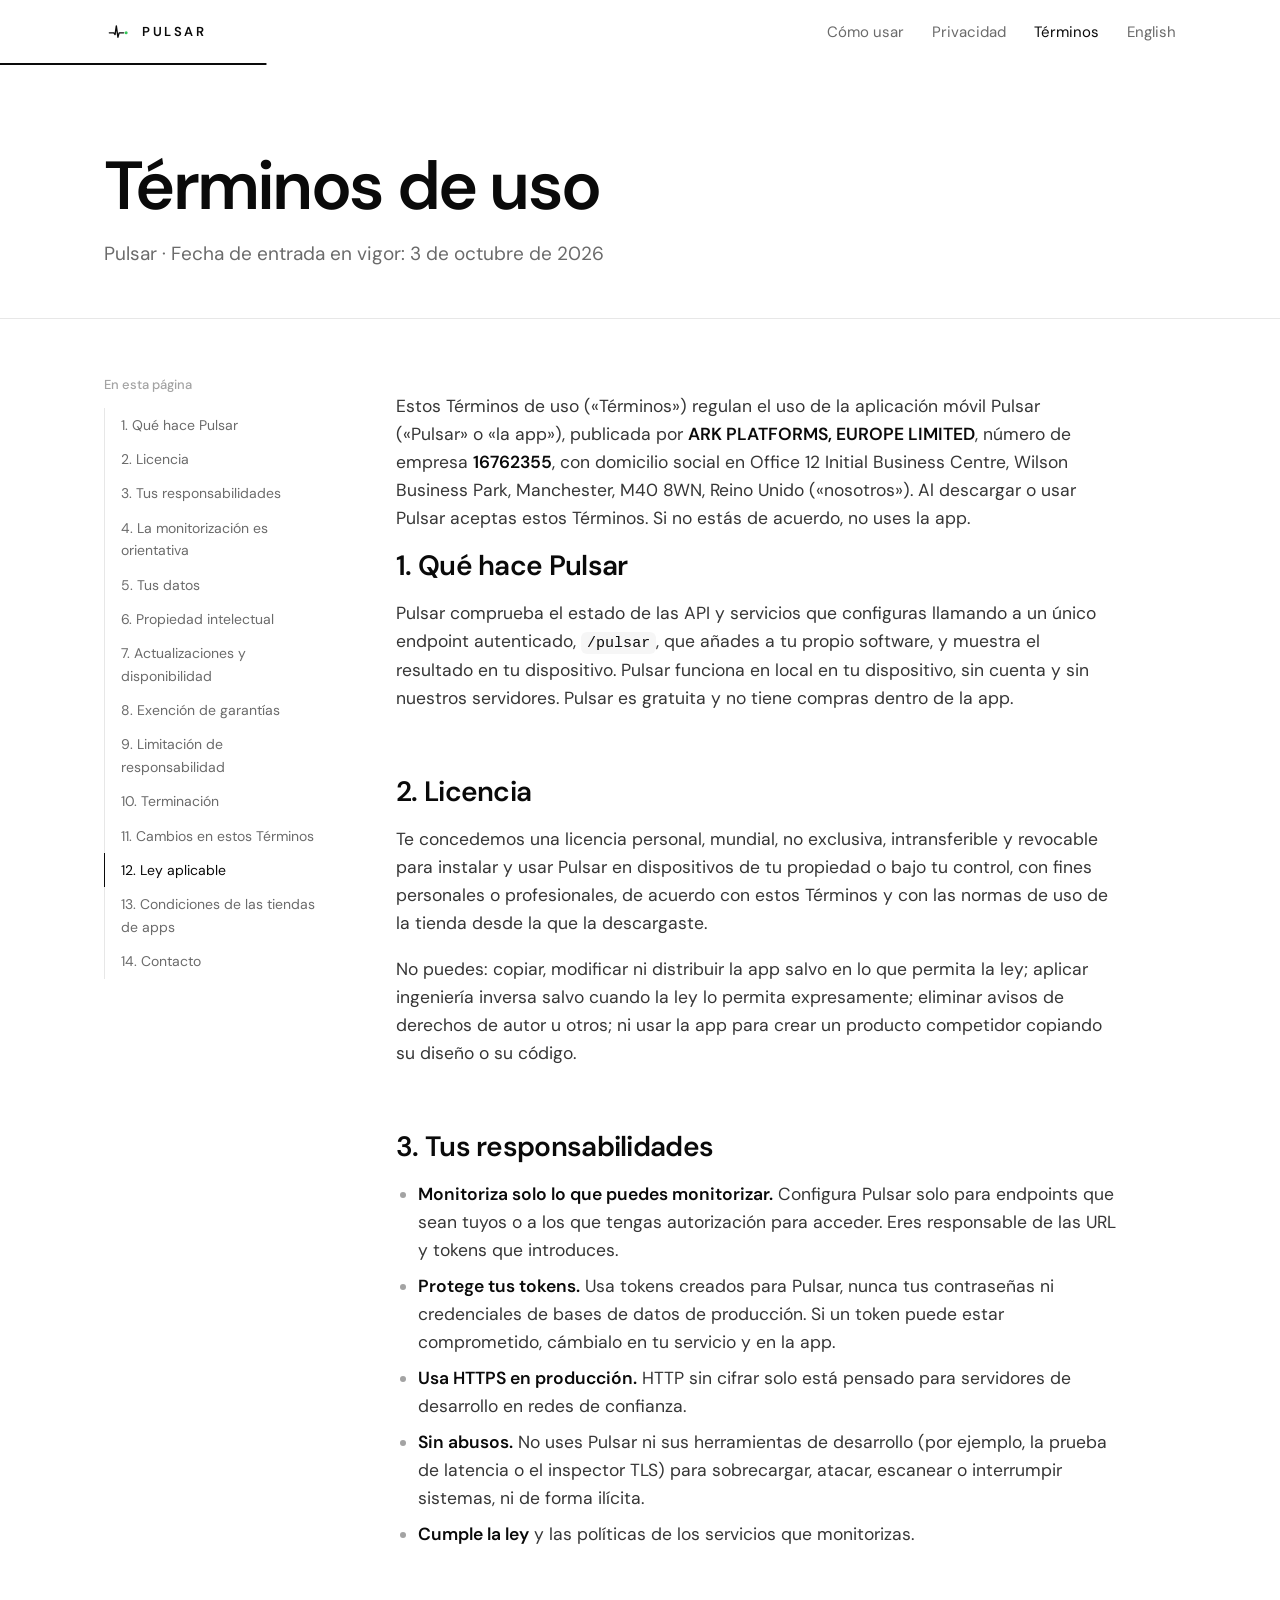
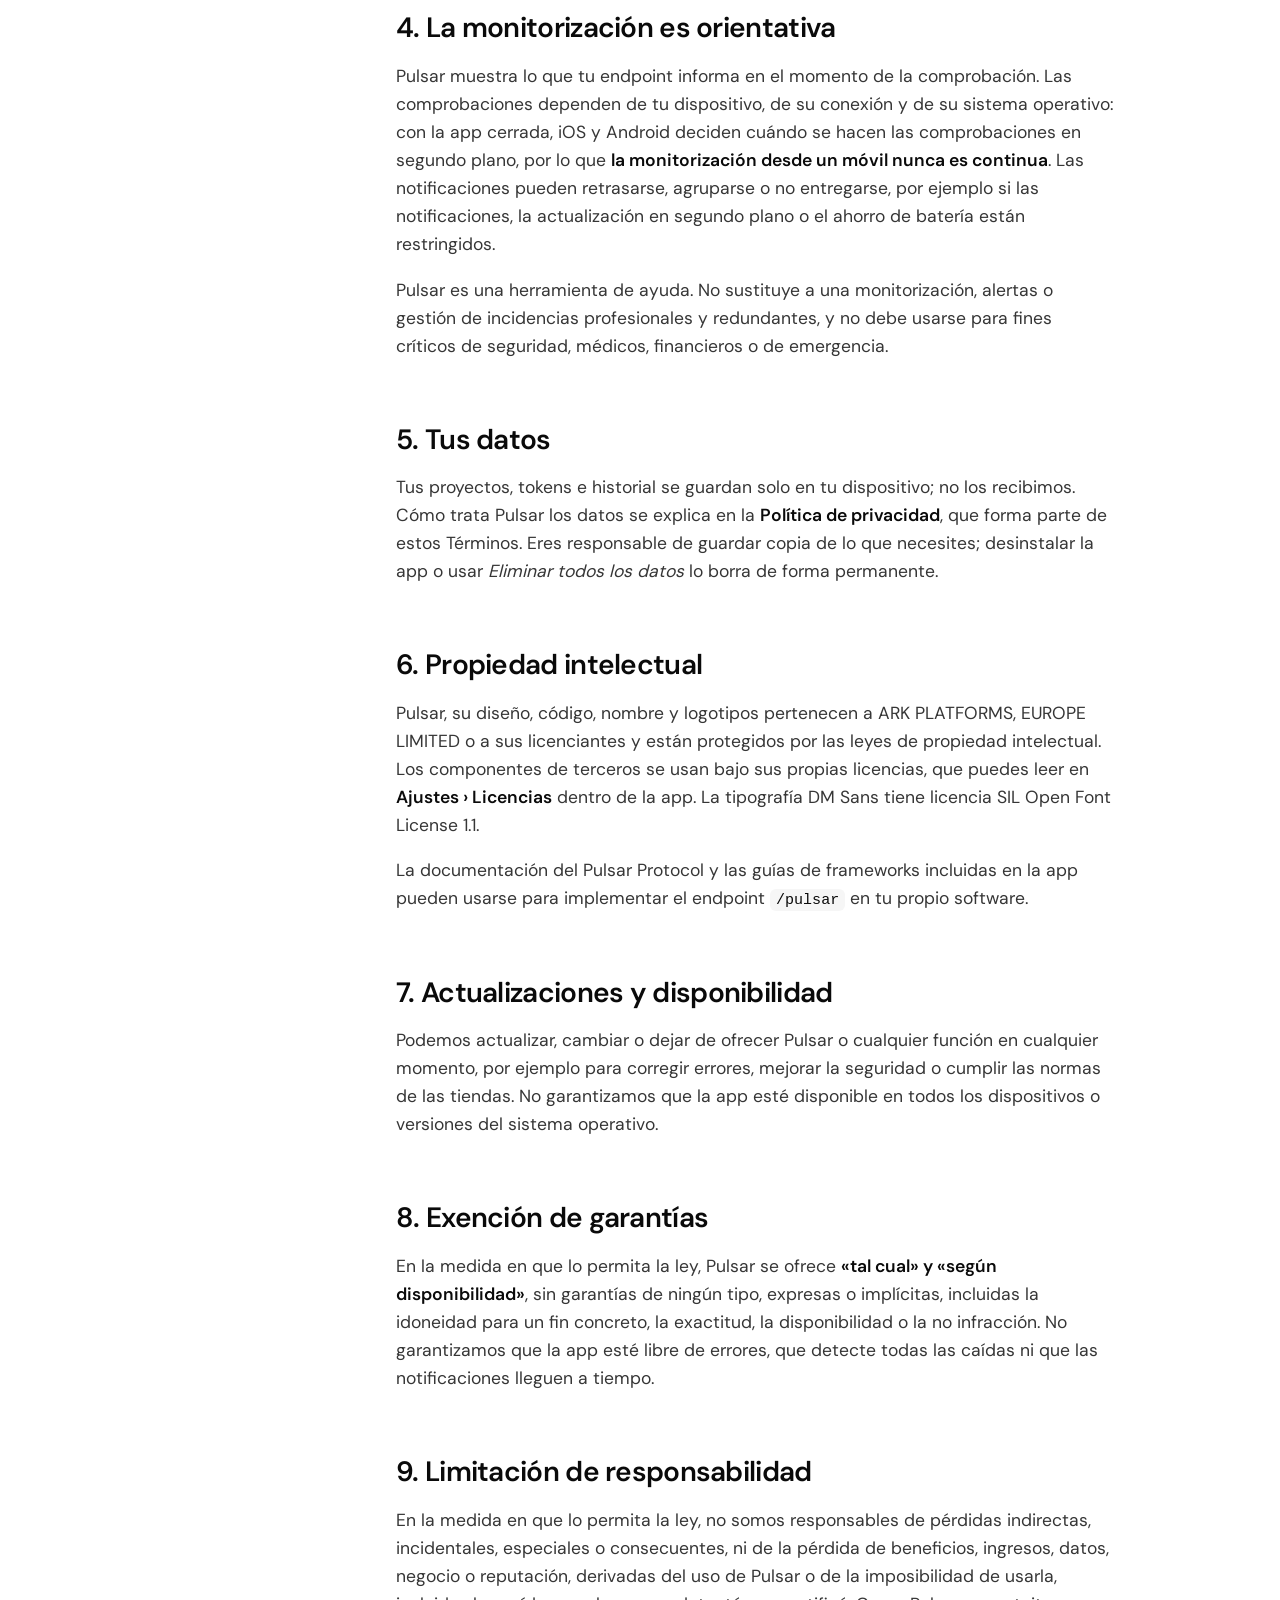
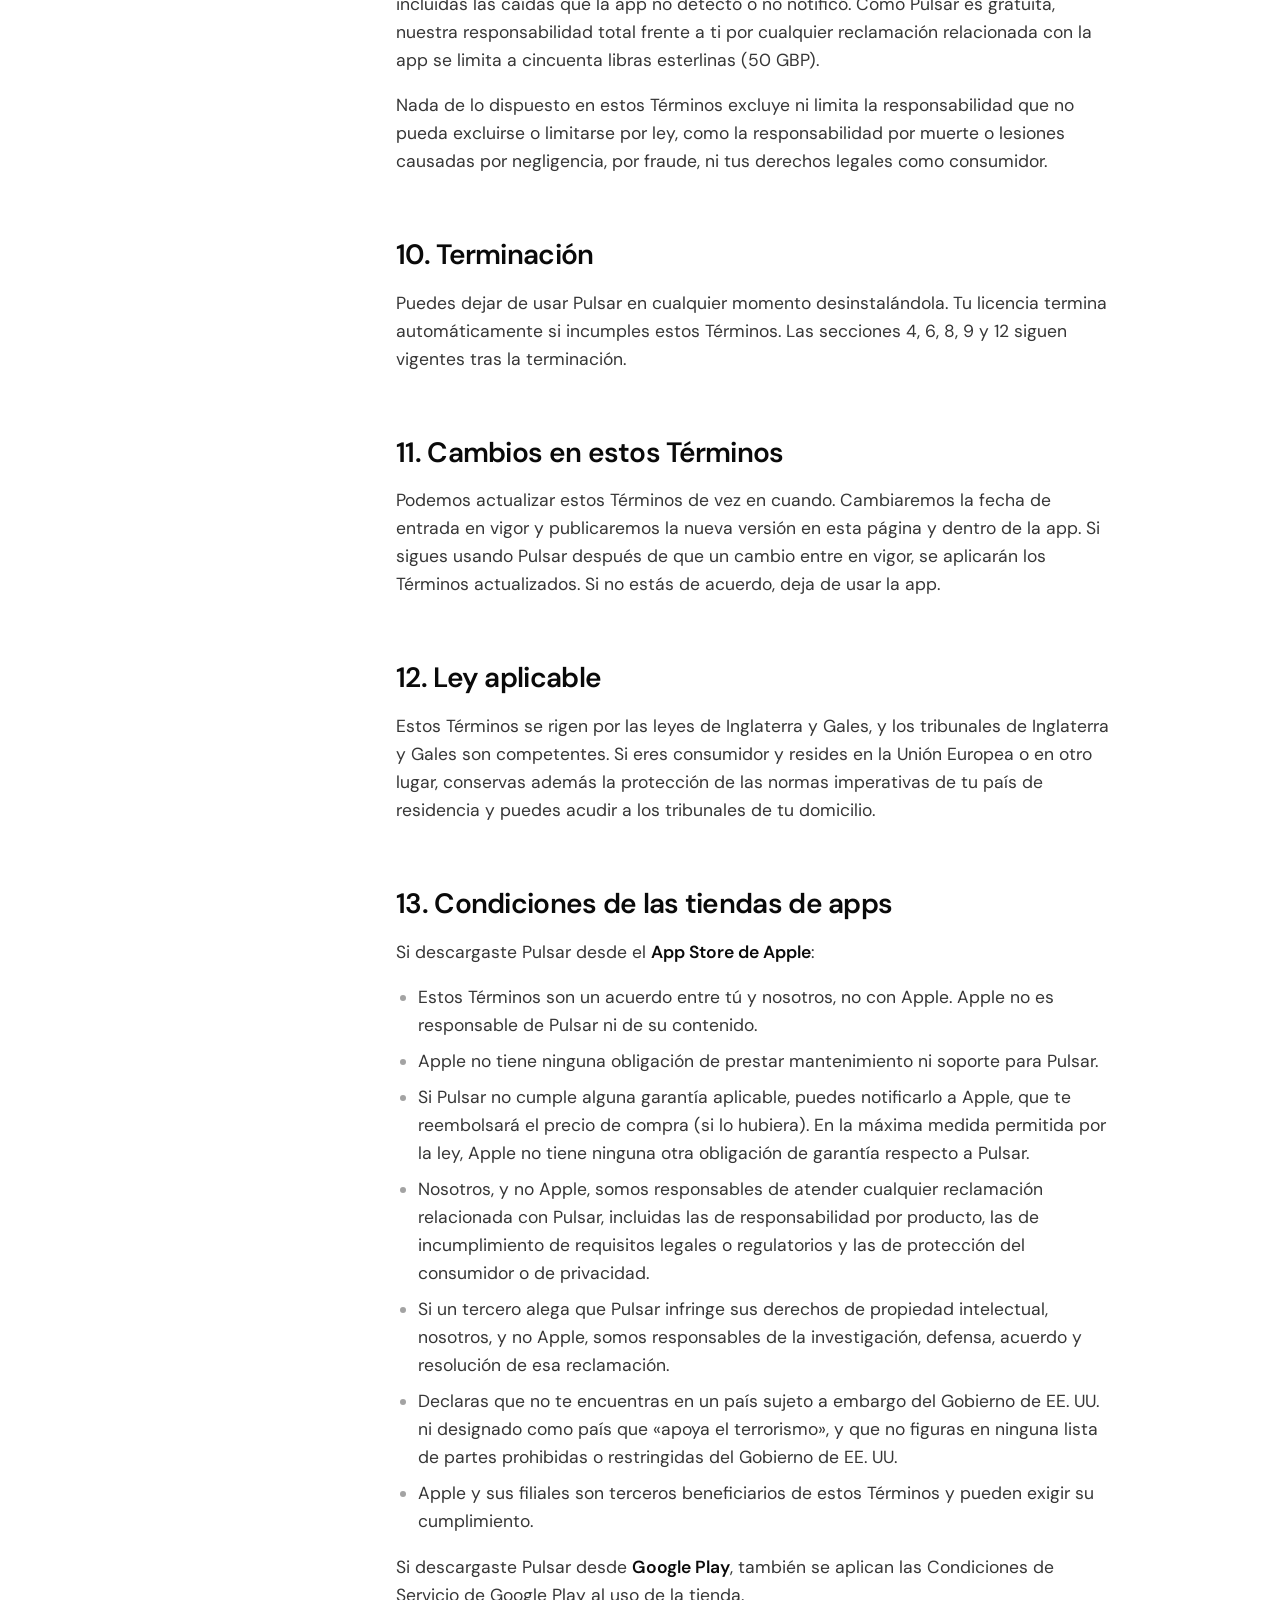
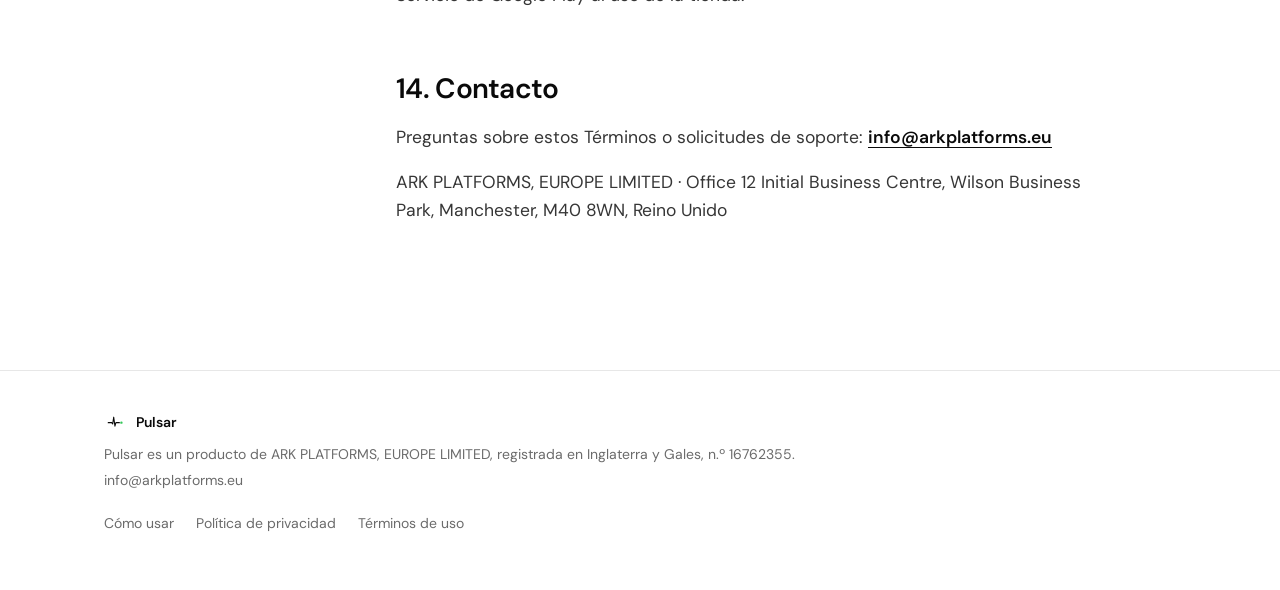
<file: es/terms.html>
<!doctype html>
<html lang="es">
<head>
<meta charset="utf-8">
<meta name="viewport" content="width=device-width,initial-scale=1">
<title>Términos de uso · Pulsar</title>
<meta name="description" content="Términos de uso de la app Pulsar de ARK PLATFORMS, EUROPE LIMITED.">
<meta property="og:title" content="Términos de uso · Pulsar">
<meta property="og:description" content="Términos de uso de la app Pulsar de ARK PLATFORMS, EUROPE LIMITED.">
<meta name="theme-color" content="#ffffff" media="(prefers-color-scheme: light)">
<meta name="theme-color" content="#000000" media="(prefers-color-scheme: dark)">
<link rel="icon" href="../assets/logo.svg" type="image/svg+xml">
<link rel="alternate" hreflang="en" href="../assets/terms-B437LkwL.html">
<noscript><style>[style*=opacity\:0]{opacity:1!important;filter:none!important;transform:none!important}</style></noscript>
  <script type="module" crossorigin src="../assets/main-DSNhzzRI.js"></script>
  <link rel="stylesheet" crossorigin href="../assets/main-DHX_wrbh.css">
</head>
<body>
<div id="root" data-page="terms" data-lang="es"><a class="skip" href="#main">Ir al contenido</a><header class="site-header"><div class="container"><a class="brand" href="index.html" aria-label="Pulsar"><svg viewBox="0 0 64 64" width="30" height="30" aria-hidden="true"><rect width="64" height="64" rx="14.4" fill="#fff"></rect><polyline points="12.2,33.9 22.4,33.9 25.3,37.8 28.2,17.9 31.8,44 34.6,33.9 44.8,33.9" fill="none" stroke="#0a0a0a" stroke-width="3.1" stroke-linecap="round" stroke-linejoin="round"></polyline><circle cx="50.6" cy="33.9" r="3.5" fill="#34C759"></circle></svg>PULSAR</a><nav class="nav" aria-label="Main"><a href="how-to-use.html">Cómo usar</a><a class="hide-sm" href="privacy.html">Privacidad</a><a class="hide-sm" href="terms.html" aria-current="page">Términos</a><a href="../terms.html" hrefLang="en">English</a></nav></div><div class="progress" style="transform:scaleX(0)"></div></header><main id="main"><section class="doc-hero"><div class="container"><h1 style="opacity:0;transform:translateY(30px)">Términos de uso</h1><p style="opacity:0;transform:translateY(20px)">Pulsar · Fecha de entrada en vigor: 3 de octubre de 2026</p></div></section><div class="container doc"><nav class="toc" aria-label="En esta página"><strong>En esta página</strong><ol><li><a href="#1-que-hace-pulsar" class="active">1. Qué hace Pulsar</a></li><li><a href="#2-licencia">2. Licencia</a></li><li><a href="#3-tus-responsabilidades">3. Tus responsabilidades</a></li><li><a href="#4-la-monitorizacion-es-orientativa">4. La monitorización es orientativa</a></li><li><a href="#5-tus-datos">5. Tus datos</a></li><li><a href="#6-propiedad-intelectual">6. Propiedad intelectual</a></li><li><a href="#7-actualizaciones-y-disponibilidad">7. Actualizaciones y disponibilidad</a></li><li><a href="#8-exencion-de-garantias">8. Exención de garantías</a></li><li><a href="#9-limitacion-de-responsabilidad">9. Limitación de responsabilidad</a></li><li><a href="#10-terminacion">10. Terminación</a></li><li><a href="#11-cambios-en-estos-terminos">11. Cambios en estos Términos</a></li><li><a href="#12-ley-aplicable">12. Ley aplicable</a></li><li><a href="#13-condiciones-de-las-tiendas-de-apps">13. Condiciones de las tiendas de apps</a></li><li><a href="#14-contacto">14. Contacto</a></li></ol></nav><article class="prose" style="opacity:0"><h1>Términos de uso</h1>
<p><strong>Pulsar</strong> · Fecha de entrada en vigor: 3 de octubre de 2026</p>
<p>Estos Términos de uso («Términos») regulan el uso de la aplicación móvil Pulsar («Pulsar» o «la app»), publicada por <strong>ARK PLATFORMS, EUROPE LIMITED</strong>, número de empresa <strong>16762355</strong>, con domicilio social en Office 12 Initial Business Centre, Wilson Business Park, Manchester, M40 8WN, Reino Unido («nosotros»). Al descargar o usar Pulsar aceptas estos Términos. Si no estás de acuerdo, no uses la app.</p>
<h2 id="1-que-hace-pulsar">1. Qué hace Pulsar</h2>
<p>Pulsar comprueba el estado de las API y servicios que configuras llamando a un único endpoint autenticado, <code>/pulsar</code>, que añades a tu propio software, y muestra el resultado en tu dispositivo. Pulsar funciona en local en tu dispositivo, sin cuenta y sin nuestros servidores. Pulsar es gratuita y no tiene compras dentro de la app.</p>
<h2 id="2-licencia">2. Licencia</h2>
<p>Te concedemos una licencia personal, mundial, no exclusiva, intransferible y revocable para instalar y usar Pulsar en dispositivos de tu propiedad o bajo tu control, con fines personales o profesionales, de acuerdo con estos Términos y con las normas de uso de la tienda desde la que la descargaste.</p>
<p>No puedes: copiar, modificar ni distribuir la app salvo en lo que permita la ley; aplicar ingeniería inversa salvo cuando la ley lo permita expresamente; eliminar avisos de derechos de autor u otros; ni usar la app para crear un producto competidor copiando su diseño o su código.</p>
<h2 id="3-tus-responsabilidades">3. Tus responsabilidades</h2>
<ul>
<li><strong>Monitoriza solo lo que puedes monitorizar.</strong> Configura Pulsar solo para endpoints que sean tuyos o a los que tengas autorización para acceder. Eres responsable de las URL y tokens que introduces.</li>
<li><strong>Protege tus tokens.</strong> Usa tokens creados para Pulsar, nunca tus contraseñas ni credenciales de bases de datos de producción. Si un token puede estar comprometido, cámbialo en tu servicio y en la app.</li>
<li><strong>Usa HTTPS en producción.</strong> HTTP sin cifrar solo está pensado para servidores de desarrollo en redes de confianza.</li>
<li><strong>Sin abusos.</strong> No uses Pulsar ni sus herramientas de desarrollo (por ejemplo, la prueba de latencia o el inspector TLS) para sobrecargar, atacar, escanear o interrumpir sistemas, ni de forma ilícita.</li>
<li><strong>Cumple la ley</strong> y las políticas de los servicios que monitorizas.</li>
</ul>
<h2 id="4-la-monitorizacion-es-orientativa">4. La monitorización es orientativa</h2>
<p>Pulsar muestra lo que tu endpoint informa en el momento de la comprobación. Las comprobaciones dependen de tu dispositivo, de su conexión y de su sistema operativo: con la app cerrada, iOS y Android deciden cuándo se hacen las comprobaciones en segundo plano, por lo que <strong>la monitorización desde un móvil nunca es continua</strong>. Las notificaciones pueden retrasarse, agruparse o no entregarse, por ejemplo si las notificaciones, la actualización en segundo plano o el ahorro de batería están restringidos.</p>
<p>Pulsar es una herramienta de ayuda. No sustituye a una monitorización, alertas o gestión de incidencias profesionales y redundantes, y no debe usarse para fines críticos de seguridad, médicos, financieros o de emergencia.</p>
<h2 id="5-tus-datos">5. Tus datos</h2>
<p>Tus proyectos, tokens e historial se guardan solo en tu dispositivo; no los recibimos. Cómo trata Pulsar los datos se explica en la <strong>Política de privacidad</strong>, que forma parte de estos Términos. Eres responsable de guardar copia de lo que necesites; desinstalar la app o usar <em>Eliminar todos los datos</em> lo borra de forma permanente.</p>
<h2 id="6-propiedad-intelectual">6. Propiedad intelectual</h2>
<p>Pulsar, su diseño, código, nombre y logotipos pertenecen a ARK PLATFORMS, EUROPE LIMITED o a sus licenciantes y están protegidos por las leyes de propiedad intelectual. Los componentes de terceros se usan bajo sus propias licencias, que puedes leer en <strong>Ajustes › Licencias</strong> dentro de la app. La tipografía DM Sans tiene licencia SIL Open Font License 1.1.</p>
<p>La documentación del Pulsar Protocol y las guías de frameworks incluidas en la app pueden usarse para implementar el endpoint <code>/pulsar</code> en tu propio software.</p>
<h2 id="7-actualizaciones-y-disponibilidad">7. Actualizaciones y disponibilidad</h2>
<p>Podemos actualizar, cambiar o dejar de ofrecer Pulsar o cualquier función en cualquier momento, por ejemplo para corregir errores, mejorar la seguridad o cumplir las normas de las tiendas. No garantizamos que la app esté disponible en todos los dispositivos o versiones del sistema operativo.</p>
<h2 id="8-exencion-de-garantias">8. Exención de garantías</h2>
<p>En la medida en que lo permita la ley, Pulsar se ofrece <strong>«tal cual» y «según disponibilidad»</strong>, sin garantías de ningún tipo, expresas o implícitas, incluidas la idoneidad para un fin concreto, la exactitud, la disponibilidad o la no infracción. No garantizamos que la app esté libre de errores, que detecte todas las caídas ni que las notificaciones lleguen a tiempo.</p>
<h2 id="9-limitacion-de-responsabilidad">9. Limitación de responsabilidad</h2>
<p>En la medida en que lo permita la ley, no somos responsables de pérdidas indirectas, incidentales, especiales o consecuentes, ni de la pérdida de beneficios, ingresos, datos, negocio o reputación, derivadas del uso de Pulsar o de la imposibilidad de usarla, incluidas las caídas que la app no detectó o no notificó. Como Pulsar es gratuita, nuestra responsabilidad total frente a ti por cualquier reclamación relacionada con la app se limita a cincuenta libras esterlinas (50 GBP).</p>
<p>Nada de lo dispuesto en estos Términos excluye ni limita la responsabilidad que no pueda excluirse o limitarse por ley, como la responsabilidad por muerte o lesiones causadas por negligencia, por fraude, ni tus derechos legales como consumidor.</p>
<h2 id="10-terminacion">10. Terminación</h2>
<p>Puedes dejar de usar Pulsar en cualquier momento desinstalándola. Tu licencia termina automáticamente si incumples estos Términos. Las secciones 4, 6, 8, 9 y 12 siguen vigentes tras la terminación.</p>
<h2 id="11-cambios-en-estos-terminos">11. Cambios en estos Términos</h2>
<p>Podemos actualizar estos Términos de vez en cuando. Cambiaremos la fecha de entrada en vigor y publicaremos la nueva versión en esta página y dentro de la app. Si sigues usando Pulsar después de que un cambio entre en vigor, se aplicarán los Términos actualizados. Si no estás de acuerdo, deja de usar la app.</p>
<h2 id="12-ley-aplicable">12. Ley aplicable</h2>
<p>Estos Términos se rigen por las leyes de Inglaterra y Gales, y los tribunales de Inglaterra y Gales son competentes. Si eres consumidor y resides en la Unión Europea o en otro lugar, conservas además la protección de las normas imperativas de tu país de residencia y puedes acudir a los tribunales de tu domicilio.</p>
<h2 id="13-condiciones-de-las-tiendas-de-apps">13. Condiciones de las tiendas de apps</h2>
<p>Si descargaste Pulsar desde el <strong>App Store de Apple</strong>:</p>
<ul>
<li>Estos Términos son un acuerdo entre tú y nosotros, no con Apple. Apple no es responsable de Pulsar ni de su contenido.</li>
<li>Apple no tiene ninguna obligación de prestar mantenimiento ni soporte para Pulsar.</li>
<li>Si Pulsar no cumple alguna garantía aplicable, puedes notificarlo a Apple, que te reembolsará el precio de compra (si lo hubiera). En la máxima medida permitida por la ley, Apple no tiene ninguna otra obligación de garantía respecto a Pulsar.</li>
<li>Nosotros, y no Apple, somos responsables de atender cualquier reclamación relacionada con Pulsar, incluidas las de responsabilidad por producto, las de incumplimiento de requisitos legales o regulatorios y las de protección del consumidor o de privacidad.</li>
<li>Si un tercero alega que Pulsar infringe sus derechos de propiedad intelectual, nosotros, y no Apple, somos responsables de la investigación, defensa, acuerdo y resolución de esa reclamación.</li>
<li>Declaras que no te encuentras en un país sujeto a embargo del Gobierno de EE. UU. ni designado como país que «apoya el terrorismo», y que no figuras en ninguna lista de partes prohibidas o restringidas del Gobierno de EE. UU.</li>
<li>Apple y sus filiales son terceros beneficiarios de estos Términos y pueden exigir su cumplimiento.</li>
</ul>
<p>Si descargaste Pulsar desde <strong>Google Play</strong>, también se aplican las Condiciones de Servicio de Google Play al uso de la tienda.</p>
<h2 id="14-contacto">14. Contacto</h2>
<p>Preguntas sobre estos Términos o solicitudes de soporte: <strong><a href="mailto:info@arkplatforms.eu">info@arkplatforms.eu</a></strong></p>
<p>ARK PLATFORMS, EUROPE LIMITED · Office 12 Initial Business Centre, Wilson Business Park, Manchester, M40 8WN, Reino Unido</p></article></div></main><footer class="site-footer"><div class="container"><div class="who"><strong><svg viewBox="0 0 64 64" width="22" height="22" aria-hidden="true"><rect width="64" height="64" rx="14.4" fill="#fff"></rect><polyline points="12.2,33.9 22.4,33.9 25.3,37.8 28.2,17.9 31.8,44 34.6,33.9 44.8,33.9" fill="none" stroke="#0a0a0a" stroke-width="3.1" stroke-linecap="round" stroke-linejoin="round"></polyline><circle cx="50.6" cy="33.9" r="3.5" fill="#34C759"></circle></svg>Pulsar</strong><span>Pulsar es un producto de ARK PLATFORMS, EUROPE LIMITED, registrada en Inglaterra y Gales, n.º 16762355.</span><a href="mailto:info@arkplatforms.eu">info@arkplatforms.eu</a></div><nav aria-label="Footer"><a href="how-to-use.html">Cómo usar</a><a href="privacy.html">Política de privacidad</a><a href="terms.html">Términos de uso</a></nav></div></footer></div>
</body>
</html>
</file>
<file: assets/main-DHX_wrbh.css>
@font-face{font-family:DM Sans;font-weight:400;font-display:swap;src:url(../assets/fonts/DMSans-Regular.ttf)format("truetype")}@font-face{font-family:DM Sans;font-weight:500;font-display:swap;src:url(../assets/fonts/DMSans-Medium.ttf)format("truetype")}@font-face{font-family:DM Sans;font-weight:600;font-display:swap;src:url(../assets/fonts/DMSans-SemiBold.ttf)format("truetype")}:root{--bg:#fff;--surface:#f6f6f6;--line:#e7e7e7;--text:#0a0a0a;--muted:#6b6b6b;--faint:#a3a3a3;--green:#1f9d45;--amber:#c77700;--red:#d92d20;--gray:#8a8a8a;--shadow:0 30px 60px -30px #0a0a0a47, 0 12px 24px -16px #0a0a0a1f;--max:1120px;--ease:cubic-bezier(.16, 1, .3, 1);--lightningcss-light:initial;--lightningcss-dark: ;color-scheme:light dark}@media (prefers-color-scheme:dark){:root{--lightningcss-light: ;--lightningcss-dark:initial;--bg:#000;--surface:#0f0f0f;--line:#1e1e1e;--text:#ededed;--muted:#8f8f8f;--faint:#5c5c5c;--green:#34c759;--amber:#f5a524;--red:#ff453a;--gray:#6e6e6e;--shadow:0 30px 70px -30px #000000e6, 0 0 0 1px #1e1e1e}}*{box-sizing:border-box}html{-webkit-text-size-adjust:100%}body{background:var(--bg);color:var(--text);-webkit-font-smoothing:antialiased;text-rendering:optimizelegibility;margin:0;font:17px/1.6 DM Sans,-apple-system,BlinkMacSystemFont,Segoe UI,Roboto,sans-serif;overflow-x:hidden}a{color:inherit;text-underline-offset:4px;text-decoration-thickness:1px}img,svg{max-width:100%;display:block}img{height:auto}code,pre{font-family:ui-monospace,SF Mono,SFMono-Regular,Menlo,monospace}::selection{background:var(--text);color:var(--bg)}:focus-visible{outline:2px solid var(--text);outline-offset:3px;border-radius:6px}.skip{z-index:50;background:var(--text);color:var(--bg);border-radius:10px;padding:8px 14px;position:absolute;top:10px;left:-999px}.skip:focus{left:14px}.container{max-width:var(--max);margin:0 auto;padding:0 24px}.site-header{z-index:40;border-bottom:1px solid #0000;transition:background .3s,border-color .3s;position:fixed;inset:0 0 auto}.site-header.scrolled{background:color-mix(in srgb, var(--bg) 82%, transparent);-webkit-backdrop-filter:saturate(1.8)blur(16px);border-bottom-color:var(--line)}.site-header .container{align-items:center;gap:24px;height:64px;display:flex}.brand{letter-spacing:.2em;align-items:center;gap:10px;font-size:13px;font-weight:600;text-decoration:none;display:flex}.brand svg{width:28px;height:28px}.nav{align-items:center;gap:28px;margin-left:auto;font-size:15px;display:flex}.nav a{color:var(--muted);text-decoration:none;transition:color .2s}.nav a:hover,.nav a[aria-current=page]{color:var(--text)}@media (width<=680px){.nav{gap:16px;font-size:14px}.nav .hide-sm{display:none}}.progress{background:var(--text);transform-origin:0;width:100%;height:2px;position:absolute;bottom:-1px;left:0}.hero{text-align:center;padding:152px 0 0;overflow:hidden}.hero h1{letter-spacing:-.04em;text-wrap:balance;max-width:12ch;margin:0 auto 24px;font-size:clamp(46px,7.4vw,92px);font-weight:600;line-height:1}.hero h1 .line{padding-bottom:.06em;display:block;overflow:hidden}.hero h1 .line>span{display:inline-block}.hero h1 .soft{color:var(--muted)}.lead{color:var(--muted);text-wrap:pretty;max-width:34em;margin:0 auto 36px;font-size:clamp(18px,1.7vw,21px)}.lead code{color:var(--text);background:var(--surface);border-radius:7px;padding:2px 7px;font-size:.86em}.actions{flex-wrap:wrap;justify-content:center;gap:12px;display:flex}.btn{height:50px;transition:transform .25s var(--ease), background .2s, border-color .2s;border-radius:999px;align-items:center;gap:10px;padding:0 24px;font-size:15px;font-weight:600;text-decoration:none;display:inline-flex}.btn:active{transform:scale(.97)}.btn-primary{background:var(--text);color:var(--bg)}.btn-primary:hover{transform:translateY(-1px)}.btn-secondary{border:1px solid var(--line)}.btn-secondary:hover{border-color:var(--text)}.note{color:var(--faint);margin:22px 0 0;font-size:14px}.hero-visual{height:clamp(470px,62vw,640px);margin:72px auto 0;position:relative}.hero-line{width:100%;height:160px;color:var(--text);position:absolute;top:30%;left:0;right:0;overflow:visible}.hero-dot{background:var(--green);width:12px;height:12px;box-shadow:0 0 0 0 color-mix(in srgb, var(--green) 40%, transparent);border-radius:50%;margin:-6px 0 0 -6px;animation:2.4s ease-out 2s infinite live;position:absolute;top:calc(30% + 80px)}@keyframes live{0%{box-shadow:0 0 0 0 color-mix(in srgb, var(--green) 45%, transparent)}80%,to{box-shadow:0 0 0 14px #0000}}.phone{z-index:1;background:var(--text);width:clamp(250px,26vw,300px);box-shadow:var(--shadow);border-radius:46px;margin:0 auto;padding:9px;position:relative}.phone img{background:#fff;border-radius:38px;width:100%}@media (prefers-color-scheme:dark){.phone{background:#1c1c1c}}.section{padding:136px 0}.section+.section{border-top:1px solid var(--line)}@media (width<=680px){.section,.gallery{padding-top:88px}.section{padding-bottom:88px}.final{padding:112px 0 120px}.hero{padding-top:128px}.hero-visual{margin-top:56px}}.h2{letter-spacing:-.035em;text-wrap:balance;max-width:16ch;margin:0 0 20px;font-size:clamp(34px,4.6vw,56px);font-weight:600;line-height:1.04}.sub{color:var(--muted);text-wrap:pretty;max-width:36em;margin:0;font-size:19px}.story{grid-template-columns:minmax(0,1fr) minmax(0,1fr);gap:80px;margin-top:24px;display:grid}.story-steps{padding:8vh 0 18vh}.story-step{max-width:30em;min-height:64vh;transition:opacity .5s var(--ease);opacity:.25;flex-direction:column;justify-content:center;display:flex}.story-step.active{opacity:1}.story-step .n{color:var(--muted);font-variant-numeric:tabular-nums;margin-bottom:14px;font-size:15px}.story-step h3{letter-spacing:-.025em;margin:0 0 14px;font-size:clamp(26px,2.6vw,34px);line-height:1.12}.story-step p{color:var(--muted);margin:0;font-size:18px}.story-step pre{background:var(--surface);color:var(--text);border-radius:16px;margin:22px 0 0;padding:18px 20px;font-size:13.5px;line-height:1.7;overflow-x:auto}.story-phone{justify-content:center;align-items:center;height:620px;display:flex;position:sticky;top:calc(50vh - 310px)}.story-phone .phone{width:280px}.screens{aspect-ratio:506/1100;background:#fff;border-radius:38px;position:relative;overflow:hidden}.screens img{object-fit:cover;border-radius:0;width:100%;height:100%;position:absolute;inset:0}.inline-shot{background:var(--text);width:240px;box-shadow:var(--shadow);border-radius:30px;margin:26px 0 0;padding:7px;display:none}.inline-shot img{border-radius:24px}@media (width<=900px){.story{grid-template-columns:minmax(0,1fr);gap:0}.story-phone{display:none}.story-steps{padding:0}.story-step{opacity:1;border-top:1px solid var(--line);min-height:0;padding:40px 0}.inline-shot{display:block}}.features{border-top:1px solid var(--line);grid-template-columns:repeat(3,minmax(0,1fr));margin-top:64px;display:grid}@media (width<=900px){.features{grid-template-columns:repeat(2,minmax(0,1fr))}}@media (width<=560px){.features{grid-template-columns:minmax(0,1fr)}}.feature{border-bottom:1px solid var(--line);padding:32px 32px 36px 0}.feature h3{letter-spacing:-.015em;margin:18px 0 8px;font-size:20px}.feature p{color:var(--muted);margin:0;font-size:16px}.feature svg{width:22px;height:22px}.split{grid-template-columns:minmax(0,.9fr) minmax(0,1.1fr);align-items:center;gap:72px;display:grid}@media (width<=900px){.split{grid-template-columns:minmax(0,1fr);gap:40px}}.states{grid-template-columns:repeat(2,minmax(0,1fr));gap:12px 24px;margin:36px 0 0;padding:0;list-style:none;display:grid}.states li{align-items:center;gap:10px;font-size:16px;display:flex}.dot{border-radius:50%;flex:none;width:9px;height:9px}.dot.op{background:var(--green)}.dot.warn{background:var(--amber)}.dot.down{background:var(--red)}.dot.unk{background:var(--gray)}.code-card{background:var(--surface);border-radius:24px;padding:28px 30px}.code-card .caption{color:var(--muted);align-items:center;gap:10px;margin-bottom:16px;font-size:13px;display:flex}.code-card pre{white-space:pre-wrap;word-break:break-word;margin:0;font-size:14px;line-height:1.85}.gallery{border-top:1px solid var(--line);padding:136px 0 0;overflow:hidden}.gallery-track{gap:40px;width:max-content;padding:72px 24px 136px;display:flex}.shot{flex:none;width:280px;margin:0}.shot .phone{border-radius:42px;width:100%;padding:8px}.shot .phone img{border-radius:34px}.shot figcaption{color:var(--muted);max-width:260px;margin-top:20px;font-size:16px}@media (width<=620px){.shot{width:240px}}.statement{letter-spacing:-.03em;text-wrap:balance;max-width:20ch;margin:0;font-size:clamp(30px,4.2vw,52px);font-weight:600;line-height:1.12}.statement .muted{color:var(--faint)}.facts{color:var(--muted);flex-wrap:wrap;gap:12px 40px;margin:40px 0 0;padding:0;list-style:none;display:flex}.facts li{align-items:center;gap:10px;display:flex}.facts svg{width:18px;height:18px;color:var(--green)}.text-link{margin-top:36px;font-weight:600;display:inline-block}.pair{grid-template-columns:repeat(2,minmax(0,1fr));gap:72px;display:grid}@media (width<=900px){.pair{grid-template-columns:minmax(0,1fr);gap:56px}}.pair h3{letter-spacing:-.025em;margin:0 0 14px;font-size:clamp(26px,2.6vw,32px);line-height:1.15}.pair p{color:var(--muted);margin:0}.rotator{height:34px;margin-top:28px;position:relative}.rotator span{white-space:nowrap;align-items:center;gap:10px;font-size:20px;font-weight:500;display:flex;position:absolute;inset:0 auto auto 0}.cadence{align-items:flex-end;gap:4px;height:44px;margin-top:28px;display:flex}.cadence i{background:var(--text);border-radius:3px;flex:1;height:100%}.final{text-align:center;border-top:1px solid var(--line);padding:160px 0 168px}.final .h2{margin:28px auto 32px}.final .mark{width:72px;height:72px;margin:0 auto}.final .contact{color:var(--muted);margin:28px 0 0}.site-footer{border-top:1px solid var(--line);color:var(--muted);padding:40px 0 56px;font-size:14px}.site-footer .container{flex-wrap:wrap;justify-content:space-between;gap:20px 40px;display:flex}.site-footer nav{flex-wrap:wrap;gap:22px;display:flex}.site-footer a{text-decoration:none}.site-footer a:hover{color:var(--text)}.site-footer .who{flex-direction:column;gap:4px;display:flex}.site-footer .who strong{color:var(--text);align-items:center;gap:10px;margin-bottom:6px;display:flex}.doc-hero{border-bottom:1px solid var(--line);padding:152px 0 48px}.doc-hero h1{letter-spacing:-.04em;max-width:16ch;margin:0 0 18px;font-size:clamp(40px,5.6vw,68px);line-height:1.02}.doc-hero p{color:var(--muted);text-wrap:pretty;max-width:40em;margin:0;font-size:19px}.doc-hero code{background:var(--surface);color:var(--text);border-radius:7px;padding:2px 7px;font-size:.86em}.doc{grid-template-columns:220px minmax(0,1fr);gap:72px;padding-top:56px;padding-bottom:128px;display:grid}@media (width<=940px){.doc{grid-template-columns:minmax(0,1fr);gap:28px}}.toc{align-self:start;font-size:14px;position:sticky;top:96px}.toc strong{color:var(--faint);margin-bottom:12px;font-size:13px;font-weight:500;display:block}.toc ol{border-left:1px solid var(--line);margin:0;padding:0;list-style:none}.toc a{color:var(--muted);border-left:1px solid #0000;margin-left:-1px;padding:6px 0 6px 16px;text-decoration:none;transition:color .2s,border-color .2s;display:block}.toc a:hover{color:var(--text)}.toc a.active{color:var(--text);border-left-color:var(--text)}@media (width<=940px){.toc{position:relative;top:0}.toc ol{columns:2;column-gap:24px}}@media (width<=600px){.toc ol{columns:1}}.prose{max-width:720px;font-size:17.5px}.prose>h1:first-child,.prose>h1:first-child+p{display:none}.prose h2{letter-spacing:-.025em;margin:64px 0 16px;scroll-margin-top:96px;font-size:28px;line-height:1.15}.prose h2:first-of-type{margin-top:0}.prose h3{margin:36px 0 10px;scroll-margin-top:96px;font-size:20px}.prose p,.prose li{color:color-mix(in srgb, var(--text) 82%, var(--bg))}.prose strong{color:var(--text)}.prose ul{padding-left:22px}.prose li{margin:8px 0}.prose li::marker{color:var(--faint)}.prose :not(pre)>code{background:var(--surface);color:var(--text);border-radius:6px;padding:2px 6px;font-size:.86em}.prose pre{background:var(--surface);border-radius:18px;margin:22px 0;padding:20px 22px;font-size:13.5px;line-height:1.7;overflow-x:auto}.prose .table{border:1px solid var(--line);border-radius:16px;margin:24px 0;overflow-x:auto}.prose table{border-collapse:collapse;width:100%;font-size:15px}.prose th,.prose td{text-align:left;vertical-align:top;border-bottom:1px solid var(--line);padding:12px 16px}.prose th{background:var(--surface);white-space:nowrap;color:var(--text);font-weight:600}.prose tr:last-child td{border-bottom:0}@media (prefers-reduced-motion:reduce){*,:before,:after{scroll-behavior:auto!important;transition-duration:.001ms!important;animation-duration:.001ms!important;animation-iteration-count:1!important}}.small-note{color:var(--faint);margin:28px 0 0;font-size:15px}.stack-list{flex-wrap:wrap;gap:10px 34px;margin:48px 0 0;padding:0;list-style:none;display:flex}.stack-list li{letter-spacing:-.03em;color:var(--faint);font-size:clamp(26px,3.4vw,44px);font-weight:500;transition:color .25s}.stack-list li:hover{color:var(--text)}.checks{gap:12px;margin:32px 0 0;padding:0;list-style:none;display:grid}.checks li{color:var(--muted);align-items:flex-start;gap:12px;display:flex}.checks svg{width:18px;height:18px;color:var(--text);flex:none;margin-top:.2em}.notifs{gap:12px;width:100%;max-width:420px;margin-left:auto;display:grid}@media (width<=900px){.notifs{margin:0}}.notif{background:var(--surface);border-radius:22px;align-items:flex-start;gap:14px;padding:14px 16px;display:flex;box-shadow:0 12px 30px -20px #0a0a0a40}.notif-icon{box-shadow:0 0 0 1px var(--line);border-radius:10px;flex:none;overflow:hidden}.notif-body{flex-direction:column;flex:1;gap:2px;min-width:0;display:flex}.notif-head{justify-content:space-between;gap:12px;font-size:15px;display:flex}.notif-head span{color:var(--faint);font-size:13px}.notif-text{color:var(--muted);align-items:center;gap:8px;font-size:15px;display:flex}.rows{border-top:1px solid var(--line);margin:56px 0 0}.row{border-bottom:1px solid var(--line);grid-template-columns:minmax(0,.8fr) minmax(0,1.2fr);gap:32px;padding:22px 0;display:grid}.row dt{align-items:center;gap:12px;font-size:18px;font-weight:600;display:flex}.row dd{color:var(--muted);margin:0}@media (width<=700px){.row{grid-template-columns:minmax(0,1fr);gap:6px}}.tools{grid-template-columns:minmax(0,1.2fr) minmax(0,.8fr);align-items:center;gap:80px;display:grid}@media (width<=900px){.tools{grid-template-columns:minmax(0,1fr);gap:56px}}.tool-list{counter-reset:tool;border-top:1px solid var(--line);gap:0;margin:40px 0 0;padding:0;list-style:none;display:grid}.tool-list li{counter-increment:tool;border-bottom:1px solid var(--line);grid-template-columns:34px minmax(0,.7fr) minmax(0,1.3fr);gap:16px;padding:16px 0;font-size:16px;display:grid}.tool-list li:before{content:counter(tool);color:var(--faint);font-variant-numeric:tabular-nums}.tool-list span{color:var(--muted)}@media (width<=600px){.tool-list li{grid-template-columns:28px minmax(0,1fr)}.tool-list span{grid-column:2}}.tools-phone .phone{width:270px}.guarantees{grid-template-columns:repeat(3,minmax(0,1fr));gap:48px 56px;margin-top:64px;display:grid}@media (width<=900px){.guarantees{grid-template-columns:repeat(2,minmax(0,1fr))}}@media (width<=560px){.guarantees{grid-template-columns:minmax(0,1fr)}}.guarantee svg{width:26px;height:26px;color:var(--green)}.guarantee h3{letter-spacing:-.015em;margin:16px 0 8px;font-size:20px}.guarantee p{color:var(--muted);margin:0;font-size:16px}.uses{grid-template-columns:repeat(4,minmax(0,1fr));gap:40px;margin-top:56px;display:grid}@media (width<=900px){.uses{grid-template-columns:repeat(2,minmax(0,1fr))}}@media (width<=560px){.uses{grid-template-columns:minmax(0,1fr);gap:28px}}.use{border-top:2px solid var(--text);padding-top:20px}.use h3{letter-spacing:-.01em;margin:0 0 8px;font-size:19px}.use p{color:var(--muted);margin:0;font-size:16px}.faq{grid-template-columns:minmax(0,.7fr) minmax(0,1.3fr);gap:72px;display:grid}@media (width<=900px){.faq{grid-template-columns:minmax(0,1fr);gap:24px}}.faq-list{border-top:1px solid var(--line)}.qa{border-bottom:1px solid var(--line)}.qa h3{margin:0}.qa button{all:unset;box-sizing:border-box;cursor:pointer;letter-spacing:-.01em;justify-content:space-between;align-items:center;gap:24px;width:100%;padding:22px 0;font-size:18px;font-weight:600;display:flex}.qa button:focus-visible{outline:2px solid var(--text);outline-offset:4px;border-radius:6px}.qa button svg{width:20px;height:20px;color:var(--muted);transition:transform .4s var(--ease);flex:none}.qa.open button svg{transform:rotate(180deg)}.answer{overflow:hidden}.answer p{color:var(--muted);max-width:40em;margin:0 0 24px}
</file>
